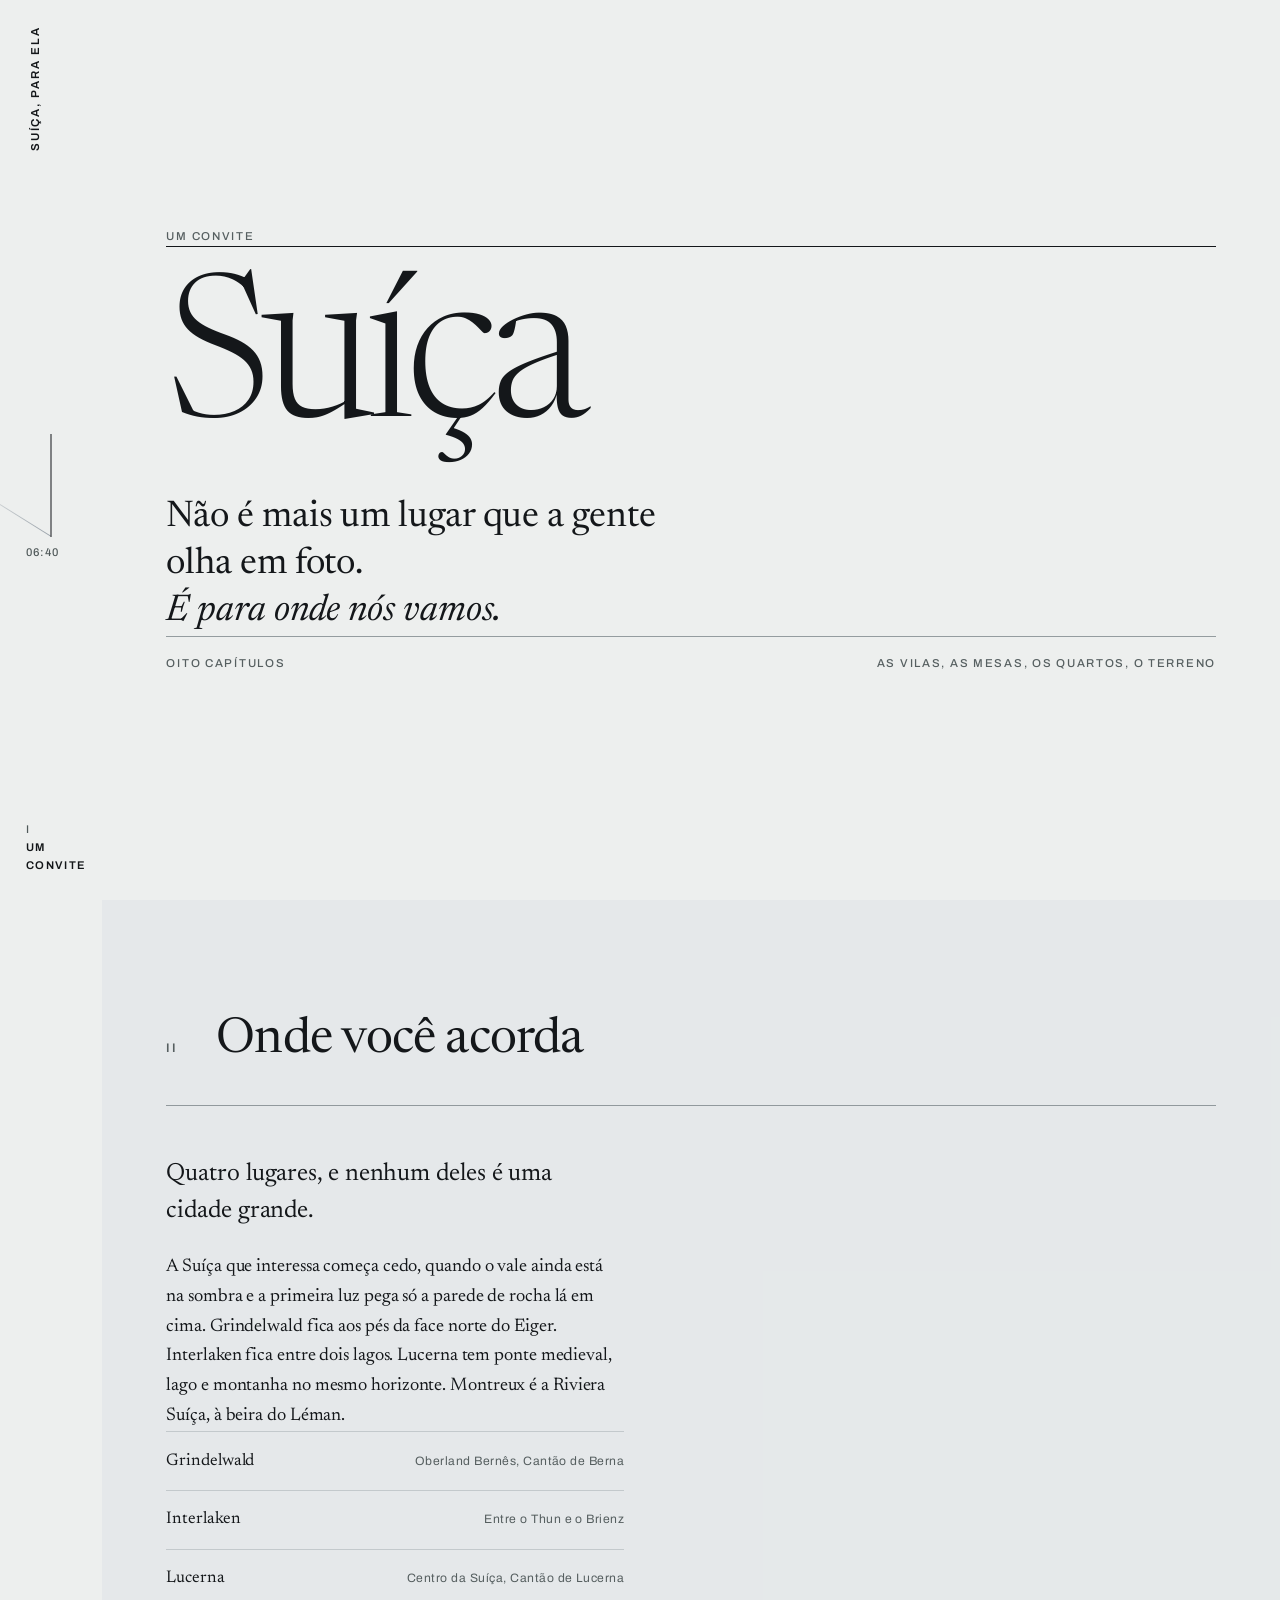
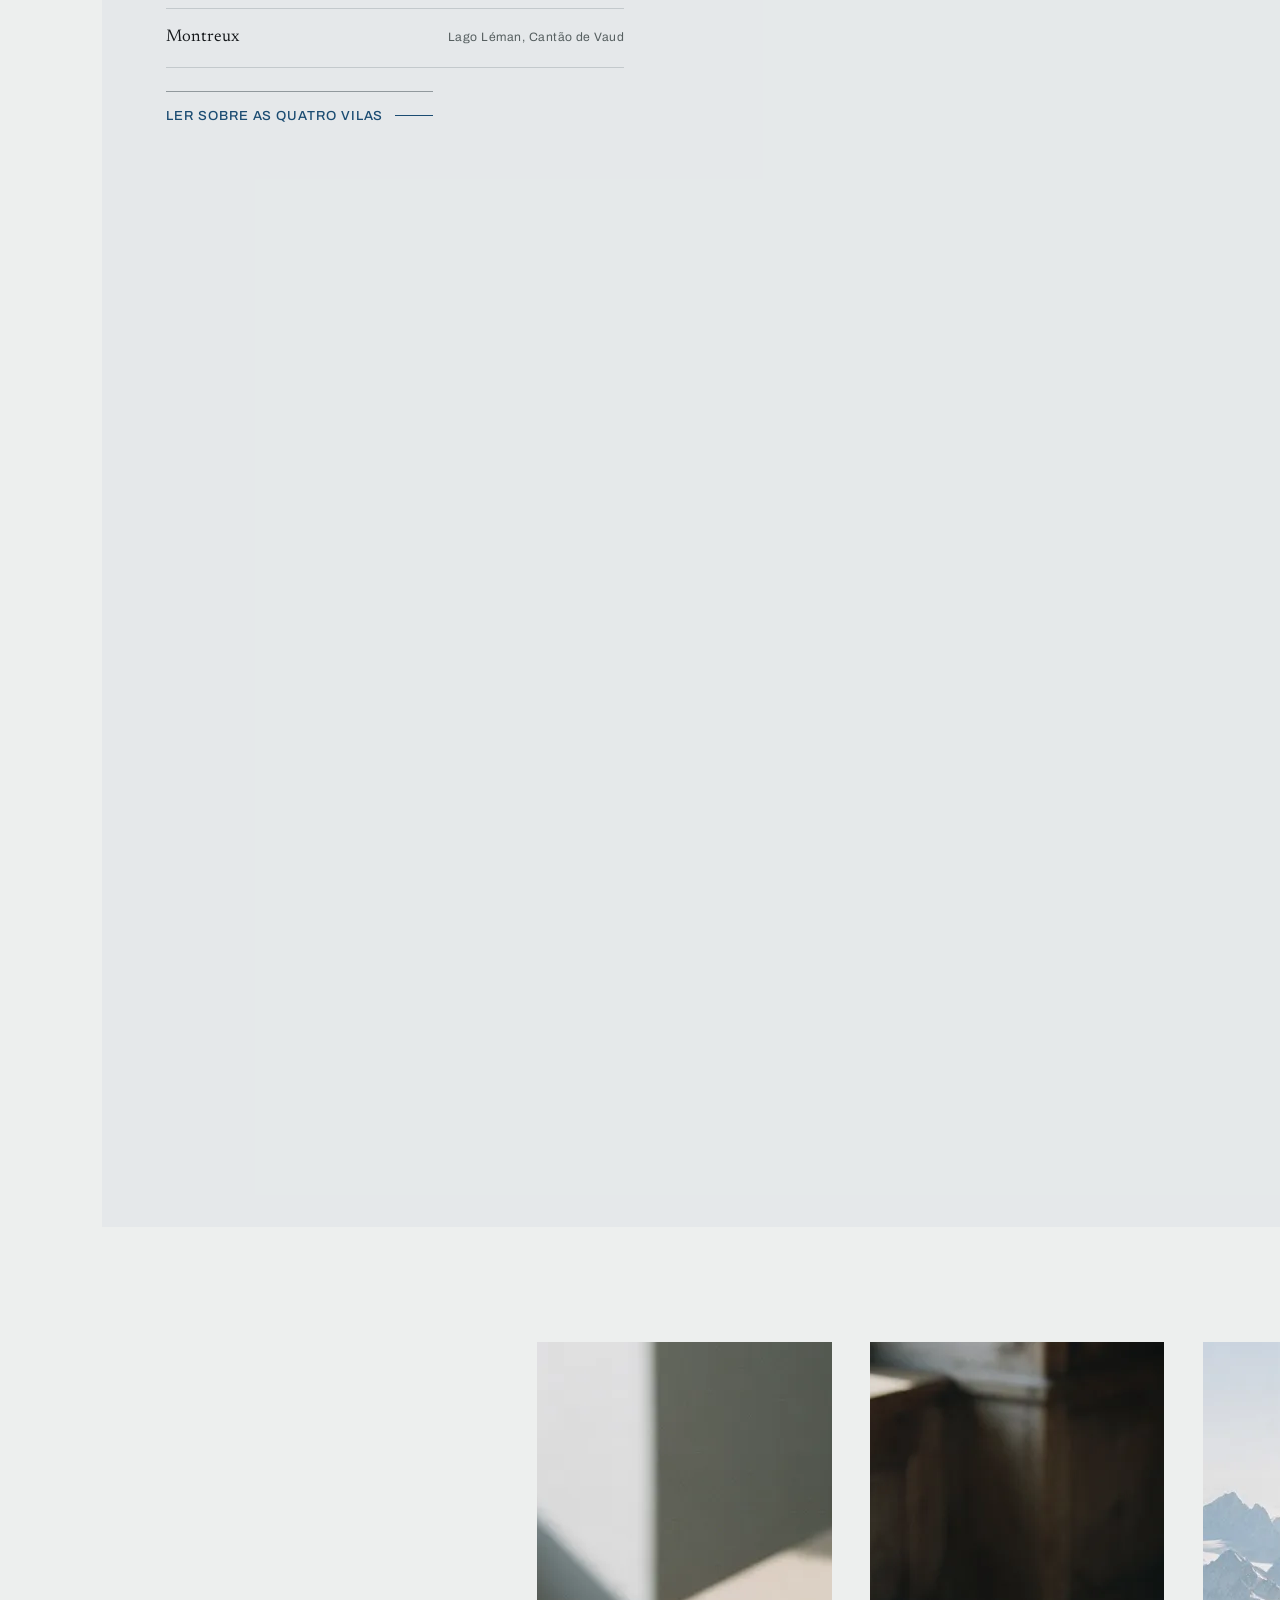
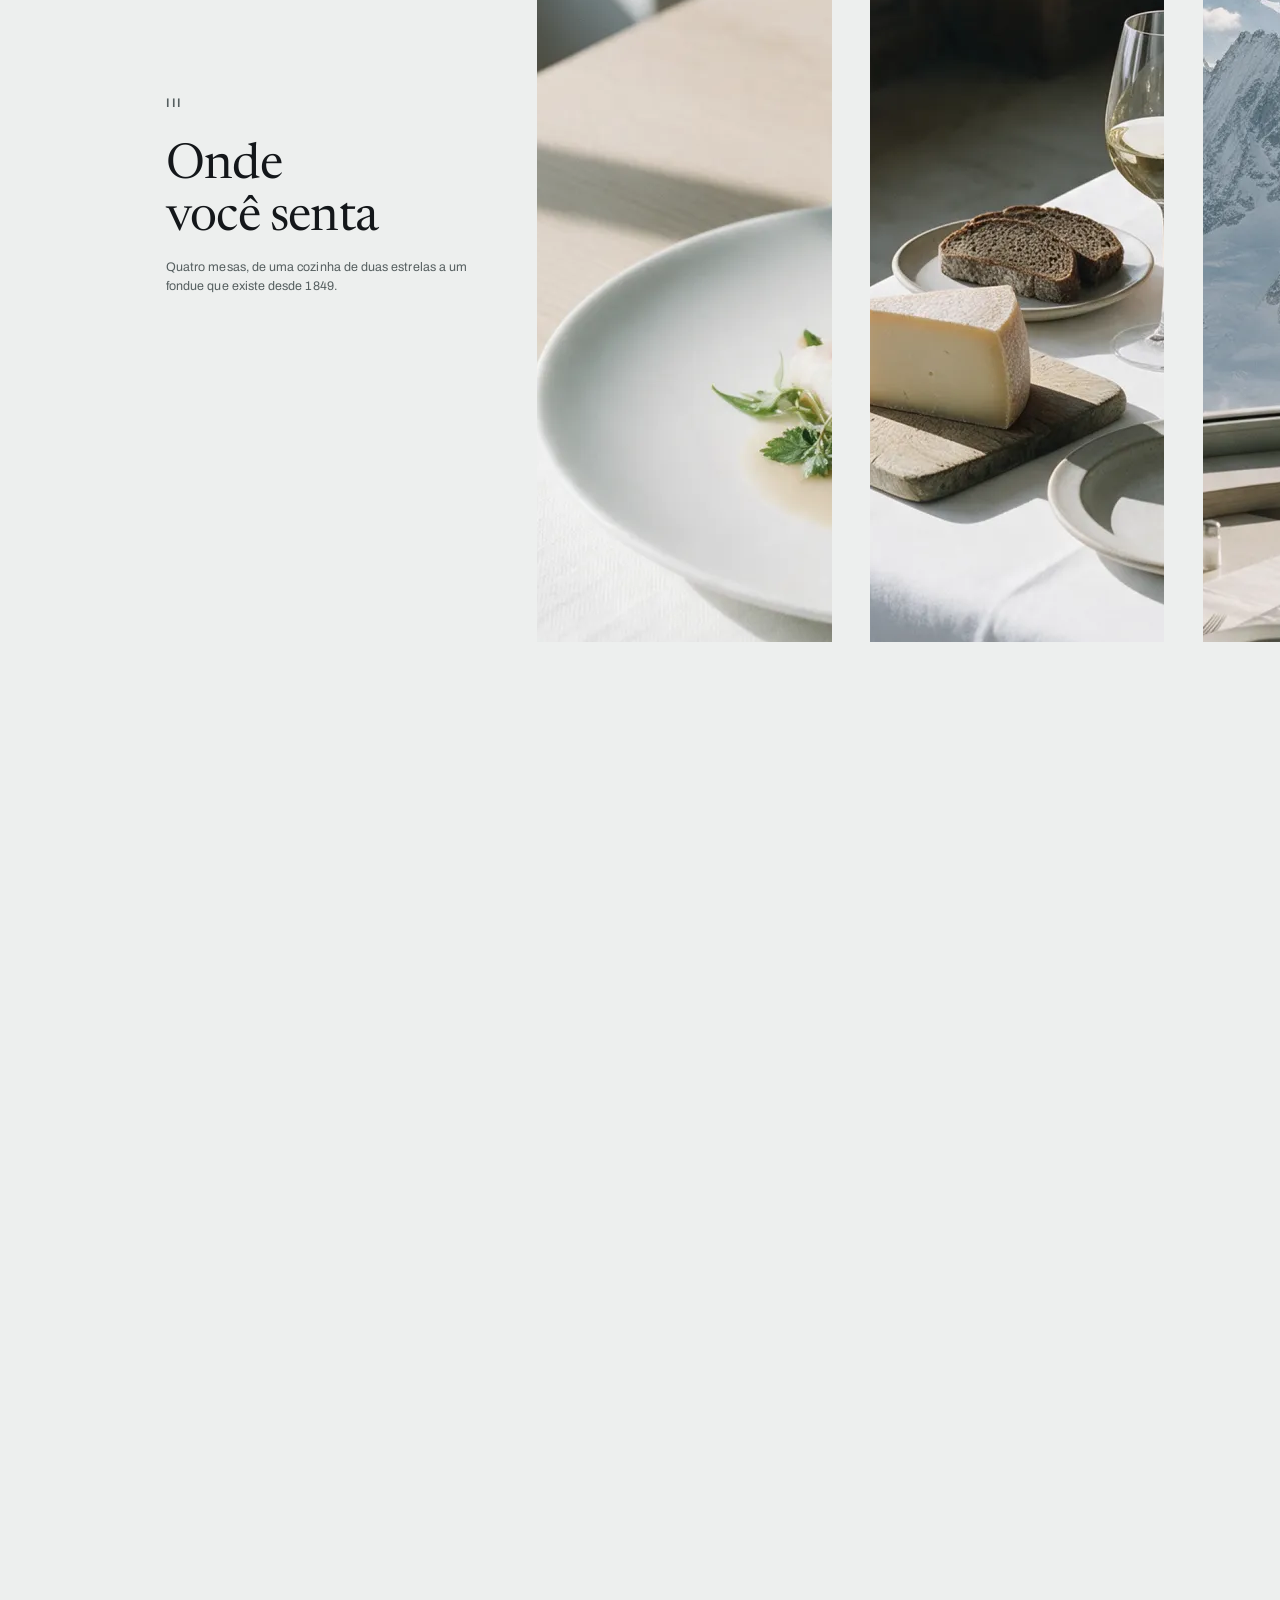
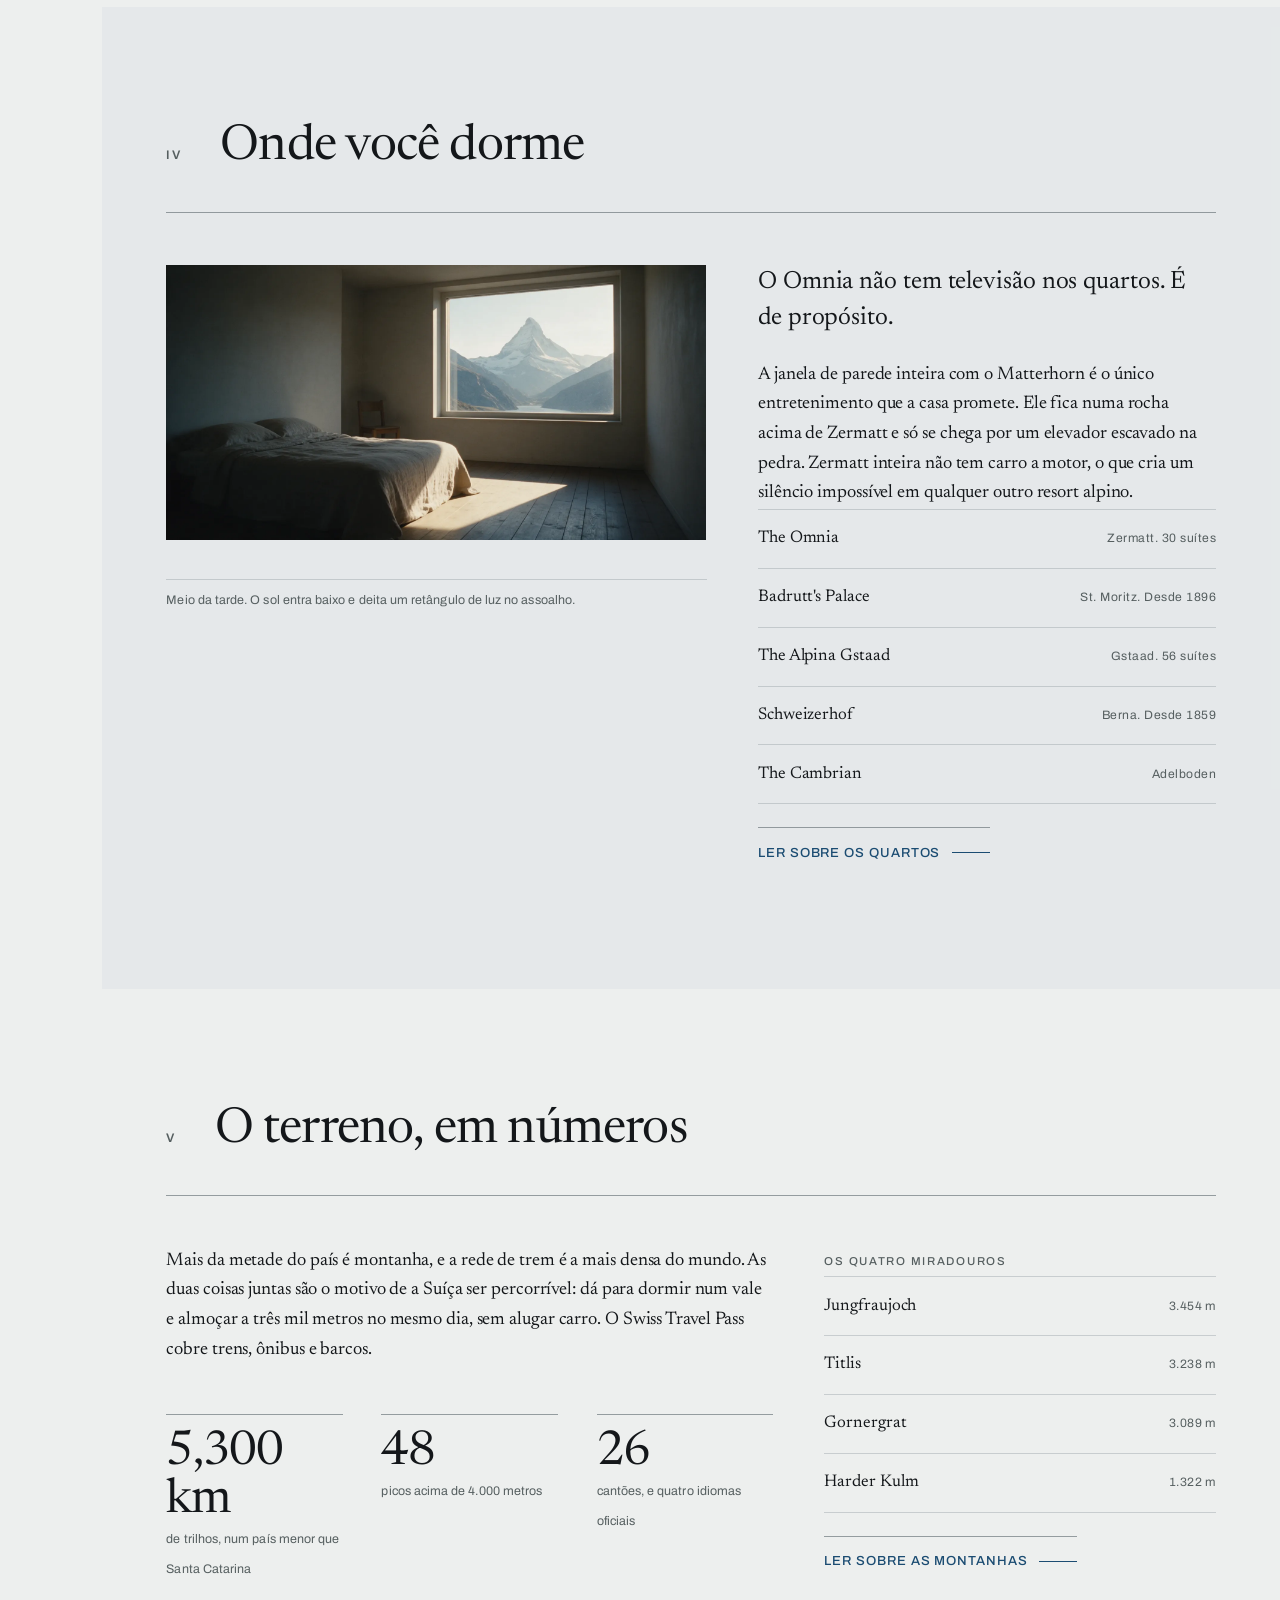
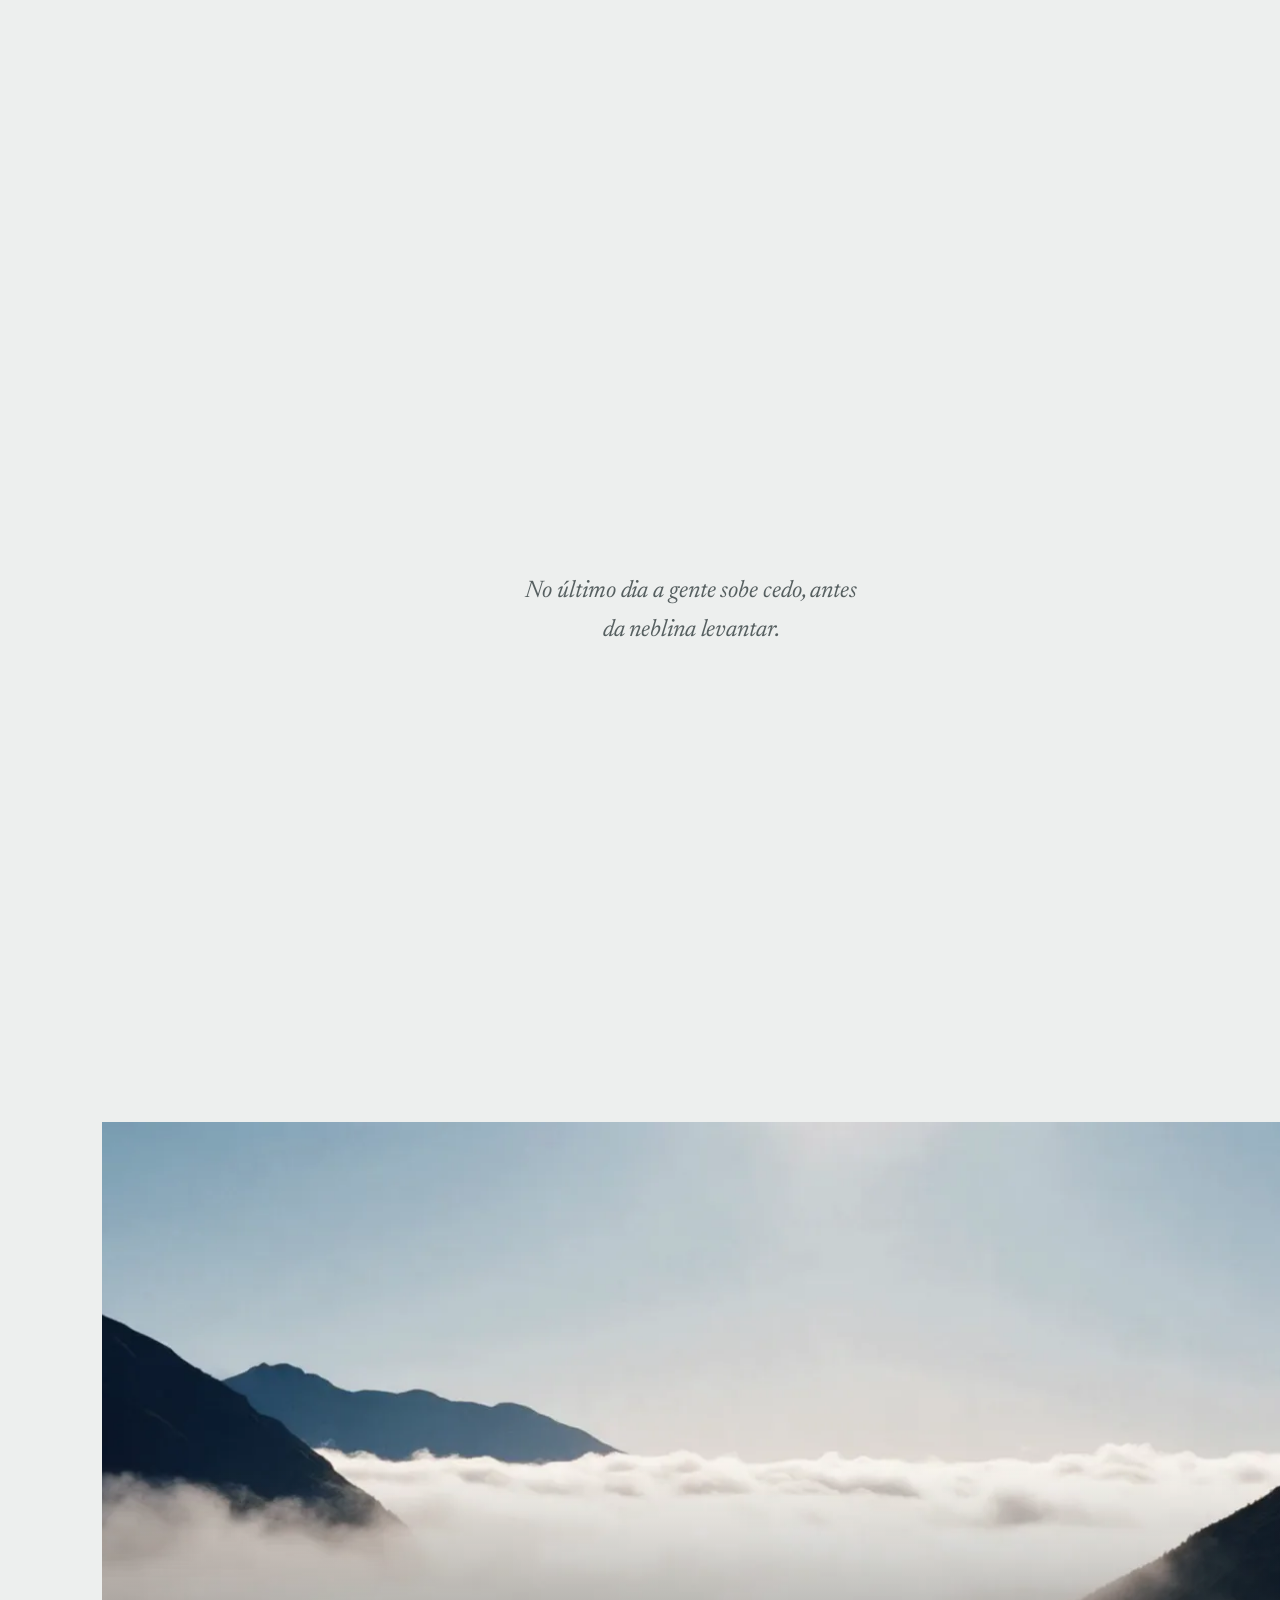
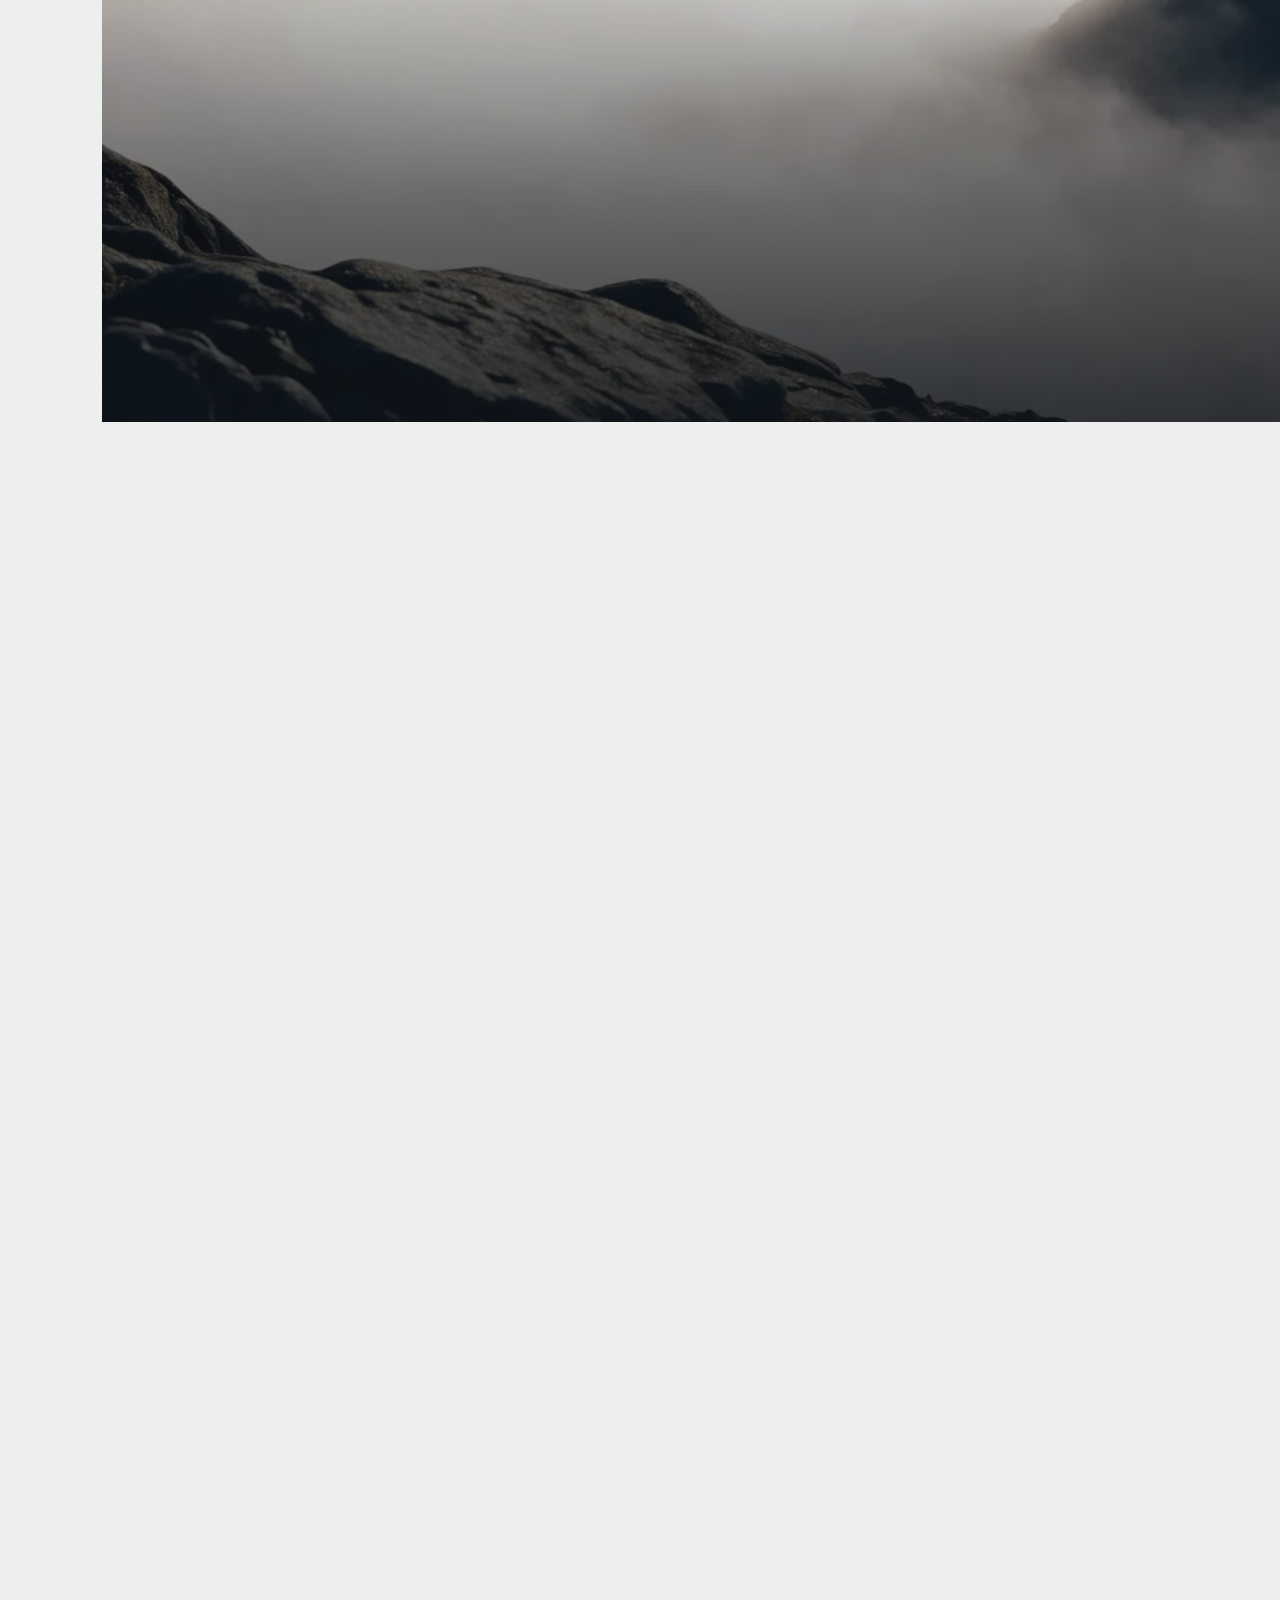
<file: index.html>
<!doctype html>
<html lang="pt-BR">
<head>
<meta charset="utf-8">
<meta name="viewport" content="width=device-width, initial-scale=1, viewport-fit=cover">
<title>Suíça, Para Ela</title>
<meta name="description" content="Um convite em oito capítulos: as vilas, as mesas, os quartos, o terreno, e o vale que abre no fim da tarde.">
<link rel="icon" href="data:image/svg+xml,<svg xmlns='http://www.w3.org/2000/svg' viewBox='0 0 32 32'><rect width='32' height='32' fill='%23EDEFEE'/><path d='M4 24 L13 11 L19 19 L23 14 L28 24 Z' fill='%231B4C72'/></svg>">
<link rel="preconnect" href="https://fonts.googleapis.com">
<link rel="preconnect" href="https://fonts.gstatic.com" crossorigin>
<link href="https://fonts.googleapis.com/css2?family=Archivo:wght@400;500;600&family=Newsreader:opsz,wght@6..72,300;6..72,400;6..72,500&display=swap" rel="stylesheet">
<link rel="stylesheet" href="scrollcraft.css">
<link rel="stylesheet" href="site.css">
<style>
  /* Classes desta página. Nada aqui re-estiliza [data-sc-*]: aquilo é o mecanismo. */

  /* ── Capítulo 1: a folha de rosto ───────────────────────────
     A gramática de capítulos abre com página de título: tipografia sobre
     papel, nenhuma mídia acima da dobra. A notícia entra em voz baixa. */
  /* O capítulo I não leva a padding padrão: ela somava com a altura mínima
     e empurrava a folha de rosto para fora da dobra. A padding vive aqui
     dentro, contada pelo border-box. */
  .chapter--title { padding-block: 0; }
  .title-page {
    min-height: 100vh;
    min-height: 100dvh;
    display: flex;
    flex-direction: column;
    justify-content: center;
    padding-block: clamp(3rem, 8vw, 7rem);
  }
  .title-page__rule { width: 100%; height: 1px; background: currentColor; opacity: .3; }
  .title-page h1 {
    font-size: clamp(4.2rem, 2rem + 13vw, 13rem);
    line-height: .86;
    letter-spacing: -.045em;
    font-weight: 300;
    margin-block: clamp(1.4rem, 3vw, 2.6rem);
  }
  .title-page .lede--news {
    font-size: clamp(1.45rem, 1.1rem + 1.5vw, 2.35rem);
    line-height: 1.28;
    max-width: 24ch;
  }
  .title-page .lede--news em { font-style: italic; }
  .title-page__foot {
    display: flex;
    flex-wrap: wrap;
    justify-content: space-between;
    gap: 1rem 2rem;
    padding-top: 1.1rem;
    border-top: var(--rule-strong);
  }
  @media (max-width: 700px) {
    /* O piso de 3.4rem do display é um piso de DESKTOP. */
    .title-page h1 { font-size: clamp(3rem, 14vw, 4.6rem); }
  }

  /* ── Capítulo 2: as vilas ─────────────────────────────────── */
  .media-col { position: relative; overflow: hidden; }
  .media-col img { width: 100%; height: auto; }
  .media-col--tall img { aspect-ratio: 3 / 4; object-fit: cover; }

  /* ── Capítulo 3: o trilho de mesas ────────────────────────── */
  .rail {
    display: flex;
    align-items: stretch;
    gap: clamp(1.4rem, 3vw, 2.8rem);
    padding-inline: clamp(1.15rem, 5vw, 4rem);
    height: 100%;
  }
  .rail__lead {
    flex: 0 0 clamp(17rem, 26vw, 24rem);
    align-self: center;
  }
  .rail__item {
    flex: 0 0 clamp(15rem, 23vw, 21rem);
    align-self: center;
    display: flex;
    flex-direction: column;
    gap: .85rem;
  }
  .rail__item img {
    width: 100%;
    aspect-ratio: 3 / 4;
    object-fit: cover;
  }
  /* Etiqueta de museu: fato, nunca argumento de venda. */
  .rail__item h3 { font-size: 1.32rem; }
  .rail__item .caption { border-top: var(--rule); padding-top: .55rem; }
  .rail__note { flex: 0 0 clamp(14rem, 20vw, 18rem); align-self: center; }

  /* ── Capítulo 4: os quartos ───────────────────────────────── */
  .room-bed { position: relative; overflow: hidden; }
  .room-bed img { width: 100%; height: auto; will-change: transform; }

  /* ── Capítulo 5: o terreno ────────────────────────────────── */
  .figure-row {
    display: grid;
    gap: clamp(1.4rem, 3vw, 2.4rem);
    grid-template-columns: repeat(auto-fit, minmax(11rem, 1fr));
    margin-top: clamp(2rem, 4vw, 3rem);
  }
  .figure-row > div { padding-top: .9rem; border-top: var(--rule-strong); }
  .figure-row .num {
    display: block;
    font-family: var(--sc-font-display);
    font-size: clamp(2.1rem, 1.4rem + 2vw, 3.2rem);
    line-height: 1;
    font-variant-numeric: tabular-nums;
    letter-spacing: -.03em;
  }

  /* ── Capítulo 6: o silêncio ────────────────────────────────
     Vazio deliberado, declarado no BRIEF para a verificação não
     confundir com scroll morto. */
  .hush {
    min-height: 88vh;
    min-height: 88dvh;
    display: grid;
    place-items: center;
    text-align: center;
  }
  .hush p {
    font-size: clamp(1.15rem, 1rem + .7vw, 1.5rem);
    max-width: 26ch;
    color: var(--sc-ink-soft);
    font-style: italic;
  }

  /* ── Capítulo 7: a montanha, e o colofão que pousa nela ─────
     O palco NÃO recebe position daqui: o sticky dele é o mecanismo.
     Escrever `position: relative` numa classe que divide o elemento com
     [data-sc-stage] desgruda o palco e a página termina em papel vazio. */
  .chapter--peak { padding-block: 0; }
  .peak-stage video,
  .peak-stage .sc-stage__poster {
    width: 100%; height: 100%;
    object-fit: cover;
  }
  /* Densidade só onde o texto senta, nunca uma cortina no quadro inteiro.
     Irmã do bloco de texto, não filha dele: a verificação esconde a cópia
     para fotografar o que está embaixo, e um ::before na cópia sumiria junto. */
  .peak-scrim {
    position: absolute;
    inset: auto 0 0 0;
    height: 62%;
    background: linear-gradient(to top,
      hsl(205 30% 8% / .82) 0%,
      hsl(205 30% 8% / .58) 38%,
      hsl(205 30% 8% / 0) 100%);
    pointer-events: none;
  }
  .colophon {
    position: absolute;
    inset: auto 0 0 0;
    padding: clamp(1.6rem, 4vw, 3.2rem) clamp(1.15rem, 5vw, 4rem);
    color: #F2F5F6;
  }
  .colophon__inner {
    width: min(100%, 78rem);
    margin-inline: auto;
    display: grid;
    gap: clamp(1rem, 2.5vw, 1.8rem);
  }
  @media (min-width: 900px) {
    .colophon__inner { grid-template-columns: minmax(0, 1.3fr) minmax(0, 1fr); align-items: end; }
  }
  .colophon p { color: #DCE4E7; max-width: 46ch; }
  /* Medidos na página composta, no quadro mais claro sob cada linha.
     Um acento, duas claridades: o passo escuro é do papel, este é da
     montanha. Mesma matiz, que é o que a regra de um acento permite. */
  .colophon .label { color: #C3D2D9; }
  .colophon .go { color: #F2F5F6; border-top-color: hsl(200 30% 80% / .5); }
  .colophon .link { color: #93BDDD; }
  .colophon__links { display: flex; flex-wrap: wrap; gap: 1.4rem 2.2rem; }
</style>
</head>
<body>

<span data-sc-progress></span>

<a class="sc-skip" href="#capitulo-1">Ir para o conteúdo</a>

<!-- ── O FÓLIO, que é um relógio de sol ────────────────────────
     A chrome desta gramática, e o movimento-assinatura desta página.
     Não navega: informa onde você está no capítulo e em que hora do dia. -->
<aside class="folio" aria-hidden="true">
  <span class="folio__mark">Suíça, Para Ela</span>
  <div class="dial">
    <span class="dial__shadow"></span>
    <span class="dial__gnomon"></span>
    <span class="dial__hour" data-hour>06:40</span>
  </div>
  <p class="folio__chapter"><span data-chapter-num>I</span><b data-chapter-name>Um convite</b></p>
</aside>

<main class="page">

  <!-- ══ I · A NOTÍCIA ══ Descrença. Tipografia sobre papel, zero mídia. -->
  <section id="capitulo-1" class="chapter chapter--paper chapter--title" data-sc-act="flow"
           data-chapter="I" data-chapter-title="Um convite">
    <div class="wrap title-page" data-sc-in data-sc-stagger="80">
      <span class="label">Um convite</span>
      <span class="title-page__rule"></span>
      <h1>Suíça</h1>
      <!-- A checagem de sentimento acusou "calma" onde o brief pedia
           "descrença": o nome do país sozinho não é notícia. O standfirst
           sobe de tamanho e a segunda frase entra em itálico da mesma
           família, que é como uma revista dá ênfase sem gritar. -->
      <p class="lede lede--news">Não é mais um lugar que a gente olha em foto.<br><em>É para onde nós vamos.</em></p>
      <div class="title-page__foot">
        <span class="label">Oito capítulos</span>
        <span class="label">As vilas, as mesas, os quartos, o terreno</span>
      </div>
    </div>
  </section>

  <!-- ══ II · AS VILAS ══ Curiosidade. Reveal na coluna de mídia. -->
  <section class="chapter chapter--tint" data-sc-act="flow"
           data-chapter="II" data-chapter-title="As vilas">
    <div class="wrap">
      <div class="intertitle">
        <span class="intertitle__num">II</span>
        <h2 class="display--sm">Onde você acorda</h2>
      </div>

      <div class="spread spread--text-media">
        <div class="stack">
          <p class="lede">Quatro lugares, e nenhum deles é uma cidade grande.</p>
          <div class="prose">
            <p>A Suíça que interessa começa cedo, quando o vale ainda está na sombra e a primeira luz pega só a parede de rocha lá em cima. Grindelwald fica aos pés da face norte do Eiger. Interlaken fica entre dois lagos. Lucerna tem ponte medieval, lago e montanha no mesmo horizonte. Montreux é a Riviera Suíça, à beira do Léman.</p>
          </div>
          <ul class="ledger">
            <li><span class="ledger__name">Grindelwald</span><span class="ledger__fact">Oberland Bernês, Cantão de Berna</span></li>
            <li><span class="ledger__name">Interlaken</span><span class="ledger__fact">Entre o Thun e o Brienz</span></li>
            <li><span class="ledger__name">Lucerna</span><span class="ledger__fact">Centro da Suíça, Cantão de Lucerna</span></li>
            <li><span class="ledger__name">Montreux</span><span class="ledger__fact">Lago Léman, Cantão de Vaud</span></li>
          </ul>
          <a class="go" href="lugares.html">Ler sobre as quatro vilas</a>
        </div>

        <div class="stack">
          <figure class="media-col media-col--tall" data-sc-reveal="up" data-sc-reveal-at="0.12 0.52">
            <img src="assets/02-vilas-a.webp" width="1200" height="1590"
                 alt="Vila de chalés de madeira na sombra azul da manhã, com a primeira luz do sol tocando a parede de rocha acima.">
            <figcaption class="caption">Manhã cedo no Oberland. A fumaça de lenha sobe reta porque ainda não há vento.</figcaption>
          </figure>
          <figure class="media-col media-col--tall" data-sc-reveal="up" data-sc-reveal-at="0.32 0.74">
            <img src="assets/02-vilas-b.webp" width="1200" height="1590"
                 alt="Cais de pedra num lago alpino de água turquesa, com um barco de passageiros ao longe e montanhas na bruma.">
            <figcaption class="caption">Meio da manhã no lago. A água fica turquesa sobre o cascalho e azul escuro depois.</figcaption>
          </figure>
        </div>
      </div>
    </div>
  </section>

  <!-- ══ III · AS MESAS ══ Prazer. Trilho lateral: lateral lê como leque. -->
  <section class="chapter chapter--paper" data-sc-act="pan" data-sc-span="2.2"
           data-chapter="III" data-chapter-title="As mesas">
    <div data-sc-stage>
      <div class="rail" data-sc-pan="0.06">
        <div class="rail__lead stack">
          <span class="intertitle__num">III</span>
          <h2 class="display--sm">Onde você senta</h2>
          <p class="caption">Quatro mesas, de uma cozinha de duas estrelas a um fondue que existe desde 1849.</p>
        </div>

        <article class="rail__item">
          <img src="assets/03-mesa-b.webp" width="1200" height="1590"
               alt="Prato único sobre linho branco: peixe de rio poché com ervas silvestres e um molho claro, na luz de uma janela.">
          <h3>Memories</h3>
          <p class="caption">Bad Ragaz. Duas estrelas Michelin.</p>
        </article>

        <article class="rail__item">
          <img src="assets/03-mesa.webp" width="1200" height="1590"
               alt="Mesa posta com toalha branca, queijo alpino numa tábua, pão de centeio e uma panela de cobre ainda fumegando.">
          <h3>Chesery</h3>
          <p class="caption">Gstaad. Uma estrela Michelin.</p>
        </article>

        <article class="rail__item">
          <img src="assets/03-mesa-c.webp" width="1200" height="1590"
               alt="Mesa posta junto a uma faixa curva de vidro num restaurante de cume, com picos nevados acima de um mar de nuvens.">
          <h3>Piz Gloria</h3>
          <p class="caption">Schilthorn. 2.970 m. Restaurante giratório.</p>
        </article>

        <article class="rail__item">
          <img src="assets/03-mesa-d.webp" width="1200" height="1590"
               alt="Bistrô antigo de painéis escuros, toalhas xadrez vermelhas e um caquelon de ferro com fondue sobre o fogareiro.">
          <h3>Café du Soleil</h3>
          <p class="caption">Genebra. Aberto desde 1849.</p>
        </article>

        <div class="rail__note stack">
          <p class="caption">Reservas de alta temporada saem com três a seis meses de antecedência.</p>
          <a class="go" href="restaurantes.html">Ler sobre as mesas</a>
        </div>
      </div>
    </div>
  </section>

  <!-- ══ IV · OS QUARTOS ══ Intimidade. Parallax dentro da coluna de mídia. -->
  <section class="chapter chapter--tint" data-sc-act="flow"
           data-chapter="IV" data-chapter-title="Os quartos">
    <div class="wrap">
      <div class="intertitle">
        <span class="intertitle__num">IV</span>
        <h2 class="display--sm">Onde você dorme</h2>
      </div>

      <div class="spread spread--media-text">
        <figure class="room-bed">
          <img src="assets/04-camas.webp" width="1800" height="1000"
               data-sc-parallax="-0.5"
               alt="Quarto de hotel alpino vazio, cama de linho na sombra e uma janela grande com um pico nevado, com a luz da tarde formando um retângulo no assoalho.">
          <figcaption class="caption">Meio da tarde. O sol entra baixo e deita um retângulo de luz no assoalho.</figcaption>
        </figure>

        <div class="stack">
          <p class="lede">O Omnia não tem televisão nos quartos. É de propósito.</p>
          <div class="prose">
            <p>A janela de parede inteira com o Matterhorn é o único entretenimento que a casa promete. Ele fica numa rocha acima de Zermatt e só se chega por um elevador escavado na pedra. Zermatt inteira não tem carro a motor, o que cria um silêncio impossível em qualquer outro resort alpino.</p>
          </div>
          <ul class="ledger">
            <li><span class="ledger__name">The Omnia</span><span class="ledger__fact">Zermatt. 30 suítes</span></li>
            <li><span class="ledger__name">Badrutt's Palace</span><span class="ledger__fact">St. Moritz. Desde 1896</span></li>
            <li><span class="ledger__name">The Alpina Gstaad</span><span class="ledger__fact">Gstaad. 56 suítes</span></li>
            <li><span class="ledger__name">Schweizerhof</span><span class="ledger__fact">Berna. Desde 1859</span></li>
            <li><span class="ledger__name">The Cambrian</span><span class="ledger__fact">Adelboden</span></li>
          </ul>
          <a class="go" href="hoteis.html">Ler sobre os quartos</a>
        </div>
      </div>
    </div>
  </section>

  <!-- ══ V · O TERRENO ══ Certeza. Números reais, tirados do conteúdo do site. -->
  <section class="chapter chapter--paper" data-sc-act="flow"
           data-chapter="V" data-chapter-title="O terreno">
    <div class="wrap">
      <div class="intertitle">
        <span class="intertitle__num">V</span>
        <h2 class="display--sm">O terreno, em números</h2>
      </div>

      <div class="spread spread--wide-text">
        <div class="stack">
          <div class="prose">
            <p>Mais da metade do país é montanha, e a rede de trem é a mais densa do mundo. As duas coisas juntas são o motivo de a Suíça ser percorrível: dá para dormir num vale e almoçar a três mil metros no mesmo dia, sem alugar carro. O Swiss Travel Pass cobre trens, ônibus e barcos.</p>
          </div>
          <div class="figure-row" data-sc-in data-sc-stagger="70">
            <div>
              <span class="num"><span data-sc-count="0 5,300">0</span> km</span>
              <span class="caption">de trilhos, num país menor que Santa Catarina</span>
            </div>
            <div>
              <span class="num"><span data-sc-count="0 48">0</span></span>
              <span class="caption">picos acima de 4.000 metros</span>
            </div>
            <div>
              <span class="num"><span data-sc-count="0 26">0</span></span>
              <span class="caption">cantões, e quatro idiomas oficiais</span>
            </div>
          </div>
        </div>

        <div class="stack">
          <span class="label">Os quatro miradouros</span>
          <ul class="ledger">
            <li><span class="ledger__name">Jungfraujoch</span><span class="ledger__fact">3.454 m</span></li>
            <li><span class="ledger__name">Titlis</span><span class="ledger__fact">3.238 m</span></li>
            <li><span class="ledger__name">Gornergrat</span><span class="ledger__fact">3.089 m</span></li>
            <li><span class="ledger__name">Harder Kulm</span><span class="ledger__fact">1.322 m</span></li>
          </ul>
          <a class="go" href="montanhas.html">Ler sobre as montanhas</a>
        </div>
      </div>
    </div>
  </section>

  <!-- ══ VI · O SILÊNCIO ══ Expectativa.
       Vazio AUTORAL. Registrado no BRIEF.md para a verificação não
       reportar como scroll morto. É o que faz o capítulo VII funcionar. -->
  <section class="chapter chapter--paper" data-sc-act="flow"
           data-chapter="VI" data-chapter-title="Silêncio">
    <div class="wrap hush">
      <p>No último dia a gente sobe cedo, antes da neblina levantar.</p>
    </div>
  </section>

  <!-- ══ VII · A MONTANHA ══ Espanto, e depois resolução.
       O pico. O único clipe da página, o maior span, e nenhuma palavra
       sobre a imagem até a neblina ter ido embora. O colofão pousa no
       fim e SUSTENTA: cue de um valor só, no último ato da página. -->
  <section class="chapter chapter--peak" data-sc-act="scrub" data-sc-span="3.4" data-sc-dwell="0.42"
           data-chapter="VII" data-chapter-title="A montanha">
    <div data-sc-stage class="peak-stage">
      <!-- O poster é o primeiro quadro do próprio clipe, não uma geração
           parecida: qualquer diferença aparece como salto quando o vídeo pinta.
           Retrato e paisagem são clipes distintos, então os posters também. -->
      <picture>
        <source media="(max-width: 860px)" srcset="assets/07-peak-poster-m.webp">
        <img class="sc-stage__poster" src="assets/07-peak-poster.webp" alt="">
      </picture>
      <video data-sc-scrub
             data-sc-src="assets/07-peak.mp4"
             data-sc-src-mobile="assets/07-peak-m.mp4"
             muted playsinline
             aria-label="A neblina que preenche o vale baixa e descobre o vale verde, o rio e o pico nevado ao fundo, na luz do fim da tarde."></video>

      <div class="peak-scrim" aria-hidden="true"></div>

      <!-- Entra tarde (a neblina já foi embora), sobe rápido e SUSTENTA:
           rampa de saída zero, para a última tela nunca ficar vazia. -->
      <div class="colophon" data-sc-cue="0.68 1 0.28 0">
        <div class="colophon__inner">
          <div class="stack">
            <span class="label">Fim do dia</span>
            <p>Cada lugar, cada mesa e cada quarto desta página tem uma página só dele, com a história inteira e as dicas que valem a pena.</p>
          </div>
          <div class="stack">
            <a class="go" href="lugares.html">Abrir o roteiro</a>
            <div class="colophon__links">
              <a class="link" href="quiz.html">Responder o quiz</a>
              <a class="link" href="montanhas.html">As montanhas</a>
            </div>
          </div>
        </div>
      </div>
    </div>
  </section>

</main>

<script src="scrollcraft.js"></script>
<script>
  ScrollCraft.mount(document.body);

  /* ── O movimento-assinatura, em código próprio ────────────────
     O motor não é tocado. Isto lê a posição da página e escreve uma
     variável só, --day, de onde saem a sombra do gnômon, o horário,
     o ponto branco do papel e a cor dos filetes. Um instrumento,
     tudo ao mesmo tempo. */
  (function () {
    var root = document.documentElement;
    var hourEl = document.querySelector('[data-hour]');
    var numEl = document.querySelector('[data-chapter-num]');
    var nameEl = document.querySelector('[data-chapter-name]');
    var chapters = Array.prototype.slice.call(document.querySelectorAll('[data-chapter]'));

    /* O dia vai das 06:40 às 18:20: as horas que as próprias fotografias
       mostram, da vila na sombra ao vale no sol baixo. */
    var START = 6 * 60 + 40;
    var END = 18 * 60 + 20;

    var ticking = false;
    var lastChapter = null;

    function pad(n) { return (n < 10 ? '0' : '') + n; }

    function paint() {
      ticking = false;

      var max = document.documentElement.scrollHeight - window.innerHeight;
      var day = max > 0 ? Math.min(1, Math.max(0, window.scrollY / max)) : 0;
      root.style.setProperty('--day', day.toFixed(4));

      var mins = Math.round(START + (END - START) * day);
      var text = pad(Math.floor(mins / 60)) + ':' + pad(mins % 60);
      if (hourEl && hourEl.textContent !== text) hourEl.textContent = text;

      /* O fólio nomeia o capítulo que está ocupando a tela. */
      var mid = window.innerHeight * 0.5;
      var current = chapters[0];
      for (var i = 0; i < chapters.length; i++) {
        if (chapters[i].getBoundingClientRect().top <= mid) current = chapters[i];
      }
      if (current && current !== lastChapter) {
        lastChapter = current;
        if (numEl) numEl.textContent = current.getAttribute('data-chapter');
        if (nameEl) nameEl.textContent = current.getAttribute('data-chapter-title');
      }
    }

    function onScroll() {
      if (!ticking) { ticking = true; requestAnimationFrame(paint); }
    }

    window.addEventListener('scroll', onScroll, { passive: true });
    window.addEventListener('resize', onScroll, { passive: true });
    paint();
  })();
</script>
</body>
</html>
</file>
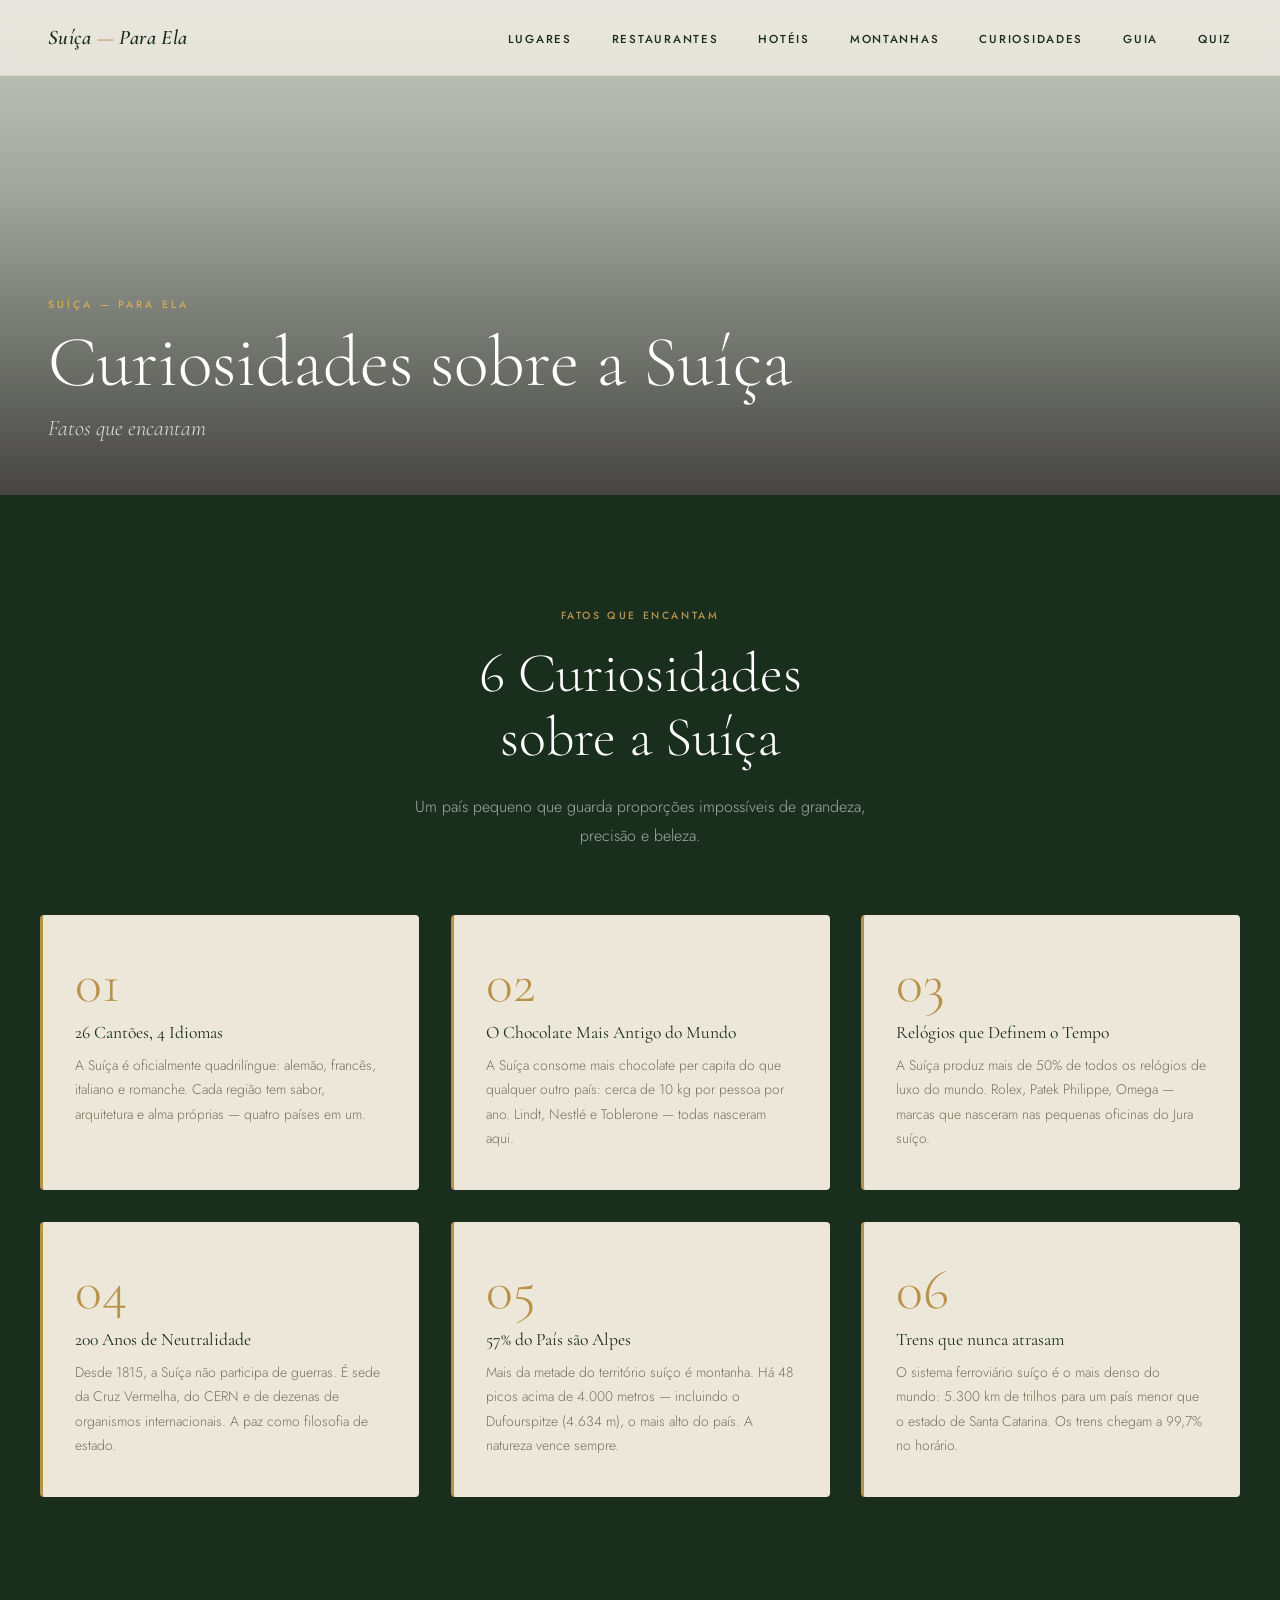
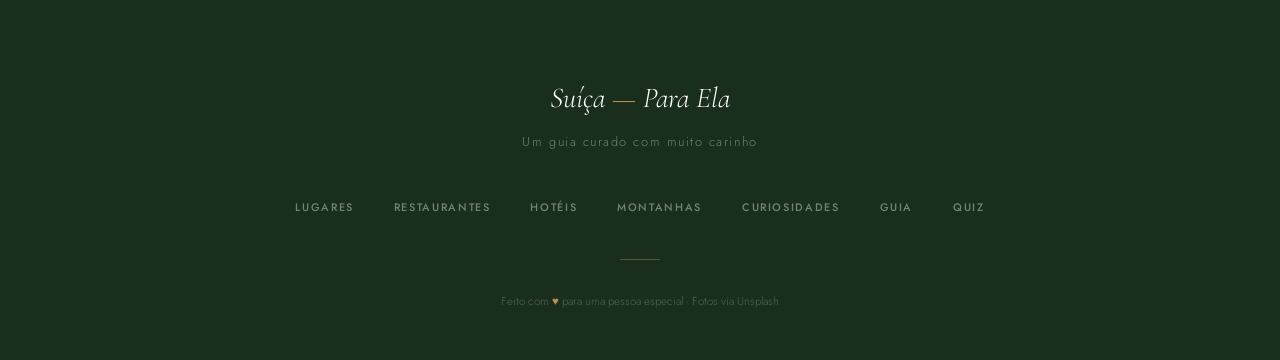
<file: curiosidades.html>
<!DOCTYPE html>
<html lang="pt-BR">
<head>
  <meta charset="UTF-8" />
  <meta name="viewport" content="width=device-width, initial-scale=1.0" />
  <title>Curiosidades sobre a Suíça — Suíça Para Ela</title>
  <link rel="preconnect" href="https://fonts.googleapis.com" />
  <link rel="preconnect" href="https://fonts.gstatic.com" crossorigin />
  <link href="https://fonts.googleapis.com/css2?family=Cormorant+Garamond:ital,wght@0,300;0,400;0,600;0,700;1,300;1,400;1,600&family=Jost:wght@300;400;500;600&display=swap" rel="stylesheet" />
  <link rel="stylesheet" href="style.css" />
</head>
<body>

  <div class="scroll-progress" id="scroll-progress" aria-hidden="true"></div>

  <nav class="nav" id="nav">
    <a href="index.html" class="nav-logo">Suíça <span>—</span> Para Ela</a>
    <ul class="nav-links">
      <li><a href="lugares.html">Lugares</a></li>
      <li><a href="restaurantes.html">Restaurantes</a></li>
      <li><a href="hoteis.html">Hotéis</a></li>
      <li><a href="montanhas.html">Montanhas</a></li>
      <li><a href="curiosidades.html">Curiosidades</a></li>
      <li><a href="guia.html">Guia</a></li>
      <li><a href="quiz.html">Quiz</a></li>
    </ul>
    <button class="nav-toggle" id="nav-toggle" aria-label="Menu">
      <span></span><span></span><span></span>
    </button>
  </nav>

  <div class="mobile-menu" id="mobile-menu">
    <span class="mobile-menu-logo">Suíça <span>—</span> Para Ela</span>
    <button class="mobile-close" id="mobile-close" aria-label="Fechar menu">✕</button>
    <a href="lugares.html" class="mobile-link">Lugares</a>
    <a href="restaurantes.html" class="mobile-link">Restaurantes</a>
    <a href="hoteis.html" class="mobile-link">Hotéis</a>
    <a href="montanhas.html" class="mobile-link">Montanhas</a>
    <a href="curiosidades.html" class="mobile-link">Curiosidades</a>
    <a href="guia.html" class="mobile-link">Guia</a>
    <a href="quiz.html" class="mobile-link">Quiz</a>
  </div>

  <section class="sub-hero">
    <div class="sub-hero-bg" id="sub-hero-bg" style="background-image: url('https://picsum.photos/seed/swiss-valley-quote/1800/900');"></div>
    <div class="sub-hero-overlay"></div>
    <div class="sub-hero-content">
      <span class="sub-hero-eyebrow">Suíça — Para Ela</span>
      <h1 class="sub-hero-title">Curiosidades sobre a Suíça</h1>
      <p class="sub-hero-subtitle">Fatos que encantam</p>
    </div>
  </section>

  <section class="section section--dark">
    <div class="section-inner">
      <div class="section-header centered fade-in">
        <span class="section-label">Fatos que encantam</span>
        <h2 class="section-title">6 Curiosidades<br />sobre a Suíça</h2>
        <p class="section-subtitle">Um país pequeno que guarda proporções impossíveis de grandeza, precisão e beleza.</p>
      </div>

      <div class="facts-grid">
        <div class="fact-card fade-in fade-in-delay-1">
          <span class="fact-number">01</span>
          <h4 class="fact-title">26 Cantões, 4 Idiomas</h4>
          <p class="fact-text">A Suíça é oficialmente quadrilíngue: alemão, francês, italiano e romanche. Cada região tem sabor, arquitetura e alma próprias — quatro países em um.</p>
        </div>

        <div class="fact-card fade-in fade-in-delay-2">
          <span class="fact-number">02</span>
          <h4 class="fact-title">O Chocolate Mais Antigo do Mundo</h4>
          <p class="fact-text">A Suíça consome mais chocolate per capita do que qualquer outro país: cerca de 10 kg por pessoa por ano. Lindt, Nestlé e Toblerone — todas nasceram aqui.</p>
        </div>

        <div class="fact-card fade-in fade-in-delay-3">
          <span class="fact-number">03</span>
          <h4 class="fact-title">Relógios que Definem o Tempo</h4>
          <p class="fact-text">A Suíça produz mais de 50% de todos os relógios de luxo do mundo. Rolex, Patek Philippe, Omega — marcas que nasceram nas pequenas oficinas do Jura suíço.</p>
        </div>

        <div class="fact-card fade-in fade-in-delay-4">
          <span class="fact-number">04</span>
          <h4 class="fact-title">200 Anos de Neutralidade</h4>
          <p class="fact-text">Desde 1815, a Suíça não participa de guerras. É sede da Cruz Vermelha, do CERN e de dezenas de organismos internacionais. A paz como filosofia de estado.</p>
        </div>

        <div class="fact-card fade-in fade-in-delay-5">
          <span class="fact-number">05</span>
          <h4 class="fact-title">57% do País são Alpes</h4>
          <p class="fact-text">Mais da metade do território suíço é montanha. Há 48 picos acima de 4.000 metros — incluindo o Dufourspitze (4.634 m), o mais alto do país. A natureza vence sempre.</p>
        </div>

        <div class="fact-card fade-in fade-in-delay-5">
          <span class="fact-number">06</span>
          <h4 class="fact-title">Trens que nunca atrasam</h4>
          <p class="fact-text">O sistema ferroviário suíço é o mais denso do mundo: 5.300 km de trilhos para um país menor que o estado de Santa Catarina. Os trens chegam a 99,7% no horário.</p>
        </div>
      </div>
    </div>
  </section>

  <footer class="footer">
    <span class="footer-logo">Suíça <span>—</span> Para Ela</span>
    <span class="footer-tagline">Um guia curado com muito carinho</span>
    <ul class="footer-links">
      <li><a href="lugares.html">Lugares</a></li>
      <li><a href="restaurantes.html">Restaurantes</a></li>
      <li><a href="hoteis.html">Hotéis</a></li>
      <li><a href="montanhas.html">Montanhas</a></li>
      <li><a href="curiosidades.html">Curiosidades</a></li>
      <li><a href="guia.html">Guia</a></li>
      <li><a href="quiz.html">Quiz</a></li>
    </ul>
    <div class="footer-divider"></div>
    <p class="footer-copy">Feito com <span class="footer-heart">♥</span> para uma pessoa especial · Fotos via Unsplash</p>
  </footer>

  <script>
    const prefersReducedMotion = window.matchMedia('(prefers-reduced-motion: reduce)').matches;
    const nav = document.getElementById('nav');
    const progressBar = document.getElementById('scroll-progress');
    function updateScrollUI() {
      const y = window.scrollY;
      nav.classList.toggle('scrolled', y > 60);
      if (progressBar) { const docH = document.documentElement.scrollHeight - window.innerHeight; progressBar.style.width = (docH > 0 ? Math.min(100, (y / docH) * 100) : 0) + '%'; }
    }
    updateScrollUI();
    const toggle = document.getElementById('nav-toggle');
    const menu = document.getElementById('mobile-menu');
    const closeBtn = document.getElementById('mobile-close');
    const openMenu  = () => { menu.classList.add('open'); toggle.classList.add('active'); toggle.setAttribute('aria-expanded','true'); document.body.style.overflow='hidden'; };
    const closeMenu = () => { menu.classList.remove('open'); toggle.classList.remove('active'); toggle.setAttribute('aria-expanded','false'); document.body.style.overflow=''; };
    toggle.addEventListener('click', () => menu.classList.contains('open') ? closeMenu() : openMenu());
    closeBtn.addEventListener('click', closeMenu);
    document.querySelectorAll('.mobile-link').forEach(l => l.addEventListener('click', closeMenu));
    document.addEventListener('keydown', e => { if (e.key === 'Escape') closeMenu(); });
    const revealObserver = new IntersectionObserver((entries) => {
      entries.forEach(entry => { if (entry.isIntersecting) { entry.target.classList.add('visible'); revealObserver.unobserve(entry.target); } });
    }, { threshold: 0.1, rootMargin: '0px 0px -40px 0px' });
    document.querySelectorAll('.fade-in, .reveal').forEach(el => revealObserver.observe(el));
    const subHeroBg = document.getElementById('sub-hero-bg');
    let latestY = 0, rafPending = false;
    window.addEventListener('scroll', () => {
      latestY = window.scrollY; updateScrollUI();
      if (!rafPending) { rafPending = true; requestAnimationFrame(() => { if (!prefersReducedMotion && subHeroBg) subHeroBg.style.transform = `translate3d(0, ${latestY * 0.25}px, 0)`; rafPending = false; }); }
    }, { passive: true });
  </script>
</body>
</html>
</file>
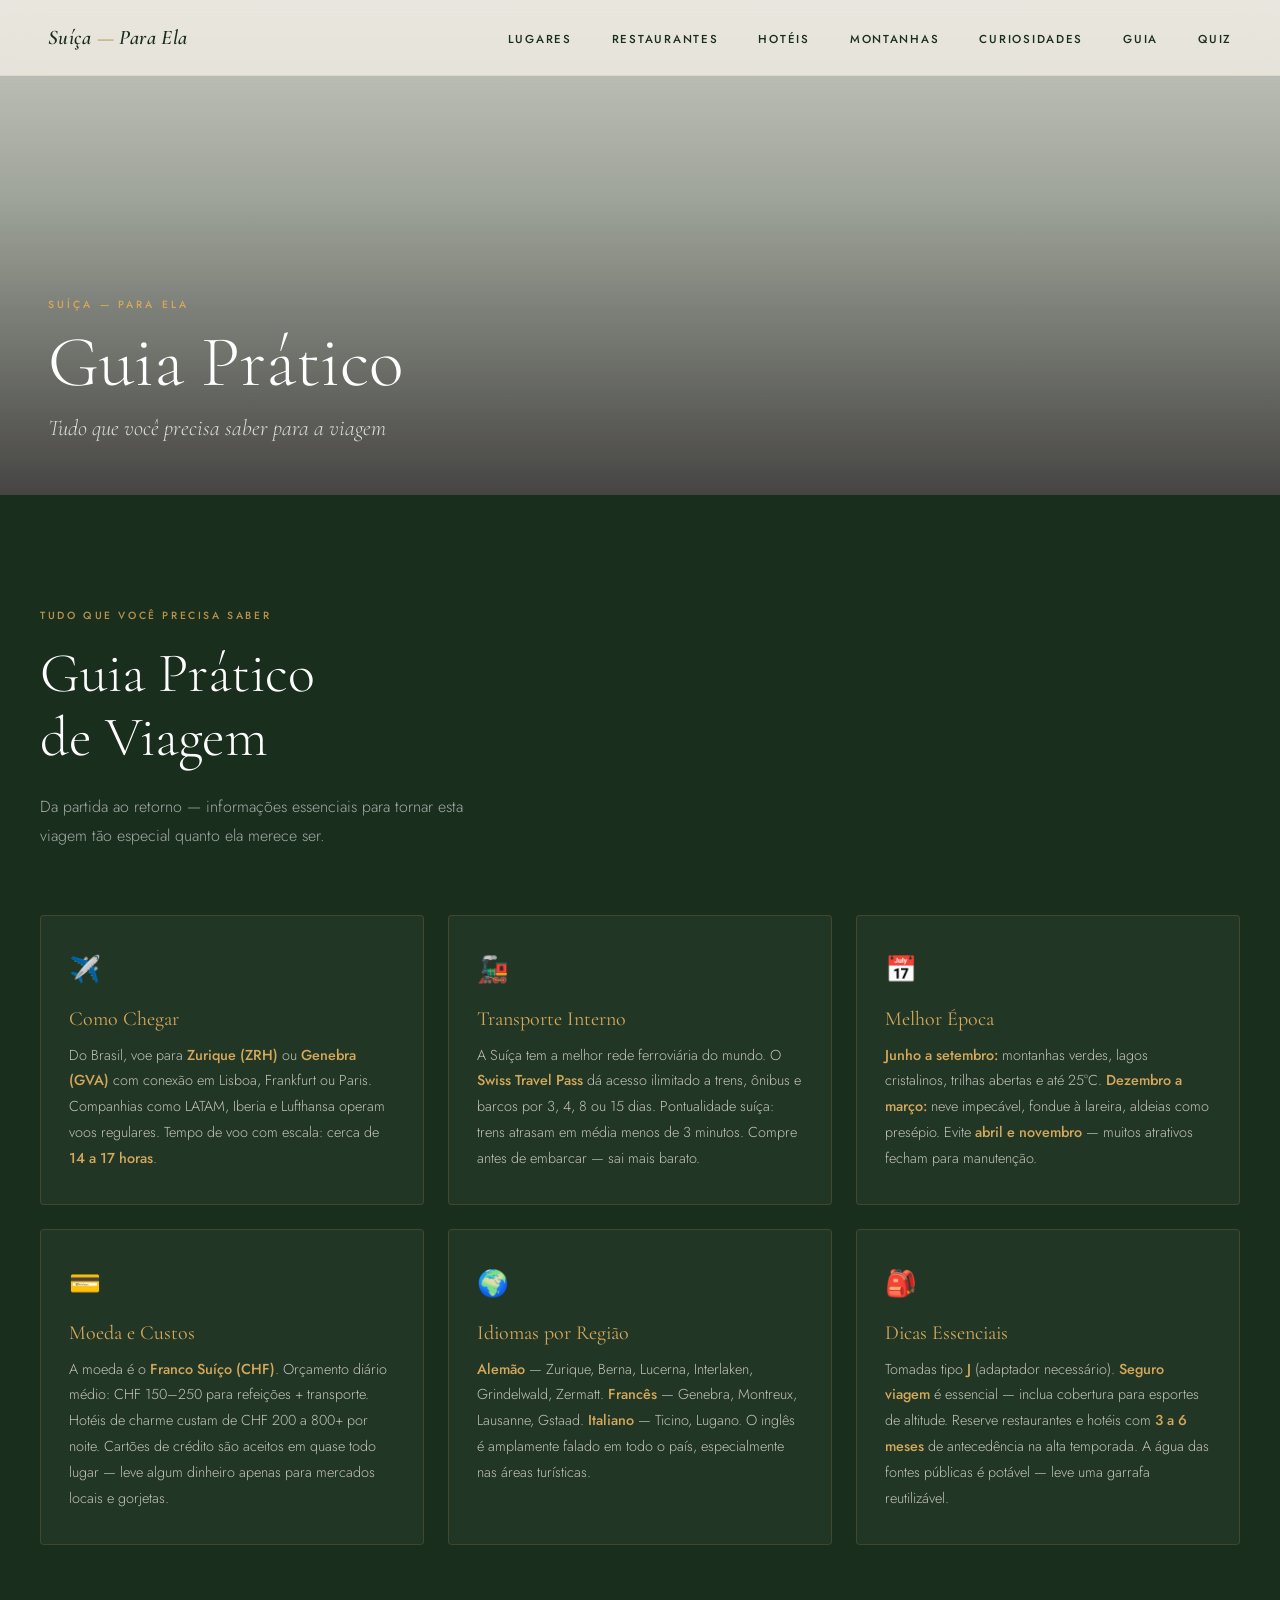
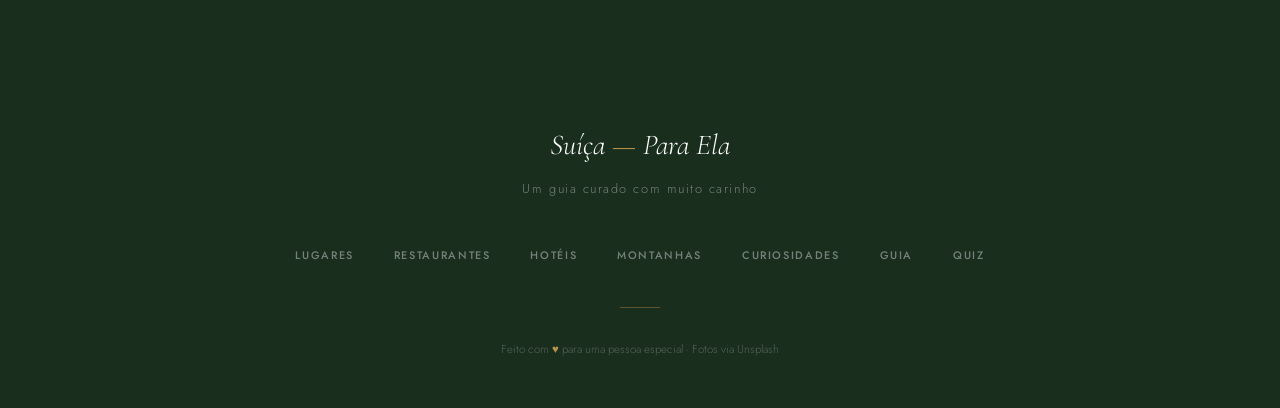
<file: guia.html>
<!DOCTYPE html>
<html lang="pt-BR">
<head>
  <meta charset="UTF-8" />
  <meta name="viewport" content="width=device-width, initial-scale=1.0" />
  <title>Guia Prático — Suíça Para Ela</title>
  <link rel="preconnect" href="https://fonts.googleapis.com" />
  <link rel="preconnect" href="https://fonts.gstatic.com" crossorigin />
  <link href="https://fonts.googleapis.com/css2?family=Cormorant+Garamond:ital,wght@0,300;0,400;0,600;0,700;1,300;1,400;1,600&family=Jost:wght@300;400;500;600&display=swap" rel="stylesheet" />
  <link rel="stylesheet" href="style.css" />
</head>
<body>

  <div class="scroll-progress" id="scroll-progress" aria-hidden="true"></div>

  <nav class="nav" id="nav">
    <a href="index.html" class="nav-logo">Suíça <span>—</span> Para Ela</a>
    <ul class="nav-links">
      <li><a href="lugares.html">Lugares</a></li>
      <li><a href="restaurantes.html">Restaurantes</a></li>
      <li><a href="hoteis.html">Hotéis</a></li>
      <li><a href="montanhas.html">Montanhas</a></li>
      <li><a href="curiosidades.html">Curiosidades</a></li>
      <li><a href="guia.html">Guia</a></li>
      <li><a href="quiz.html">Quiz</a></li>
    </ul>
    <button class="nav-toggle" id="nav-toggle" aria-label="Menu">
      <span></span><span></span><span></span>
    </button>
  </nav>

  <div class="mobile-menu" id="mobile-menu">
    <span class="mobile-menu-logo">Suíça <span>—</span> Para Ela</span>
    <button class="mobile-close" id="mobile-close" aria-label="Fechar menu">✕</button>
    <a href="lugares.html" class="mobile-link">Lugares</a>
    <a href="restaurantes.html" class="mobile-link">Restaurantes</a>
    <a href="hoteis.html" class="mobile-link">Hotéis</a>
    <a href="montanhas.html" class="mobile-link">Montanhas</a>
    <a href="curiosidades.html" class="mobile-link">Curiosidades</a>
    <a href="guia.html" class="mobile-link">Guia</a>
    <a href="quiz.html" class="mobile-link">Quiz</a>
  </div>

  <section class="sub-hero">
    <div class="sub-hero-bg" id="sub-hero-bg" style="background-image: url('https://picsum.photos/seed/lucerna-ponte/1800/900');"></div>
    <div class="sub-hero-overlay"></div>
    <div class="sub-hero-content">
      <span class="sub-hero-eyebrow">Suíça — Para Ela</span>
      <h1 class="sub-hero-title">Guia Prático</h1>
      <p class="sub-hero-subtitle">Tudo que você precisa saber para a viagem</p>
    </div>
  </section>

  <section class="section section--dark">
    <div class="section-inner">
      <div class="section-header fade-in">
        <span class="section-label">Tudo que você precisa saber</span>
        <h2 class="section-title">Guia Prático<br />de Viagem</h2>
        <p class="section-subtitle">Da partida ao retorno — informações essenciais para tornar esta viagem tão especial quanto ela merece ser.</p>
      </div>

      <div class="guide-grid">
        <div class="guide-card fade-in fade-in-delay-1">
          <span class="guide-icon">✈️</span>
          <h3 class="guide-card-title">Como Chegar</h3>
          <p class="guide-card-text">Do Brasil, voe para <strong>Zurique (ZRH)</strong> ou <strong>Genebra (GVA)</strong> com conexão em Lisboa, Frankfurt ou Paris. Companhias como LATAM, Iberia e Lufthansa operam voos regulares. Tempo de voo com escala: cerca de <strong>14 a 17 horas</strong>.</p>
        </div>

        <div class="guide-card fade-in fade-in-delay-2">
          <span class="guide-icon">🚂</span>
          <h3 class="guide-card-title">Transporte Interno</h3>
          <p class="guide-card-text">A Suíça tem a melhor rede ferroviária do mundo. O <strong>Swiss Travel Pass</strong> dá acesso ilimitado a trens, ônibus e barcos por 3, 4, 8 ou 15 dias. Pontualidade suíça: trens atrasam em média menos de 3 minutos. Compre antes de embarcar — sai mais barato.</p>
        </div>

        <div class="guide-card fade-in fade-in-delay-3">
          <span class="guide-icon">📅</span>
          <h3 class="guide-card-title">Melhor Época</h3>
          <p class="guide-card-text"><strong>Junho a setembro:</strong> montanhas verdes, lagos cristalinos, trilhas abertas e até 25°C. <strong>Dezembro a março:</strong> neve impecável, fondue à lareira, aldeias como presépio. Evite <strong>abril e novembro</strong> — muitos atrativos fecham para manutenção.</p>
        </div>

        <div class="guide-card fade-in fade-in-delay-4">
          <span class="guide-icon">💳</span>
          <h3 class="guide-card-title">Moeda e Custos</h3>
          <p class="guide-card-text">A moeda é o <strong>Franco Suíço (CHF)</strong>. Orçamento diário médio: CHF 150–250 para refeições + transporte. Hotéis de charme custam de CHF 200 a 800+ por noite. Cartões de crédito são aceitos em quase todo lugar — leve algum dinheiro apenas para mercados locais e gorjetas.</p>
        </div>

        <div class="guide-card fade-in fade-in-delay-5">
          <span class="guide-icon">🌍</span>
          <h3 class="guide-card-title">Idiomas por Região</h3>
          <p class="guide-card-text"><strong>Alemão</strong> — Zurique, Berna, Lucerna, Interlaken, Grindelwald, Zermatt. <strong>Francês</strong> — Genebra, Montreux, Lausanne, Gstaad. <strong>Italiano</strong> — Ticino, Lugano. O inglês é amplamente falado em todo o país, especialmente nas áreas turísticas.</p>
        </div>

        <div class="guide-card fade-in fade-in-delay-5">
          <span class="guide-icon">🎒</span>
          <h3 class="guide-card-title">Dicas Essenciais</h3>
          <p class="guide-card-text">Tomadas tipo <strong>J</strong> (adaptador necessário). <strong>Seguro viagem</strong> é essencial — inclua cobertura para esportes de altitude. Reserve restaurantes e hotéis com <strong>3 a 6 meses</strong> de antecedência na alta temporada. A água das fontes públicas é potável — leve uma garrafa reutilizável.</p>
        </div>
      </div>
    </div>
  </section>

  <footer class="footer">
    <span class="footer-logo">Suíça <span>—</span> Para Ela</span>
    <span class="footer-tagline">Um guia curado com muito carinho</span>
    <ul class="footer-links">
      <li><a href="lugares.html">Lugares</a></li>
      <li><a href="restaurantes.html">Restaurantes</a></li>
      <li><a href="hoteis.html">Hotéis</a></li>
      <li><a href="montanhas.html">Montanhas</a></li>
      <li><a href="curiosidades.html">Curiosidades</a></li>
      <li><a href="guia.html">Guia</a></li>
      <li><a href="quiz.html">Quiz</a></li>
    </ul>
    <div class="footer-divider"></div>
    <p class="footer-copy">Feito com <span class="footer-heart">♥</span> para uma pessoa especial · Fotos via Unsplash</p>
  </footer>

  <script>
    const prefersReducedMotion = window.matchMedia('(prefers-reduced-motion: reduce)').matches;
    const nav = document.getElementById('nav');
    const progressBar = document.getElementById('scroll-progress');
    function updateScrollUI() {
      const y = window.scrollY;
      nav.classList.toggle('scrolled', y > 60);
      if (progressBar) { const docH = document.documentElement.scrollHeight - window.innerHeight; progressBar.style.width = (docH > 0 ? Math.min(100, (y / docH) * 100) : 0) + '%'; }
    }
    updateScrollUI();
    const toggle = document.getElementById('nav-toggle');
    const menu = document.getElementById('mobile-menu');
    const closeBtn = document.getElementById('mobile-close');
    const openMenu  = () => { menu.classList.add('open'); toggle.classList.add('active'); toggle.setAttribute('aria-expanded','true'); document.body.style.overflow='hidden'; };
    const closeMenu = () => { menu.classList.remove('open'); toggle.classList.remove('active'); toggle.setAttribute('aria-expanded','false'); document.body.style.overflow=''; };
    toggle.addEventListener('click', () => menu.classList.contains('open') ? closeMenu() : openMenu());
    closeBtn.addEventListener('click', closeMenu);
    document.querySelectorAll('.mobile-link').forEach(l => l.addEventListener('click', closeMenu));
    document.addEventListener('keydown', e => { if (e.key === 'Escape') closeMenu(); });
    const revealObserver = new IntersectionObserver((entries) => {
      entries.forEach(entry => { if (entry.isIntersecting) { entry.target.classList.add('visible'); revealObserver.unobserve(entry.target); } });
    }, { threshold: 0.1, rootMargin: '0px 0px -40px 0px' });
    document.querySelectorAll('.fade-in, .reveal').forEach(el => revealObserver.observe(el));
    const subHeroBg = document.getElementById('sub-hero-bg');
    let latestY = 0, rafPending = false;
    window.addEventListener('scroll', () => {
      latestY = window.scrollY; updateScrollUI();
      if (!rafPending) { rafPending = true; requestAnimationFrame(() => { if (!prefersReducedMotion && subHeroBg) subHeroBg.style.transform = `translate3d(0, ${latestY * 0.25}px, 0)`; rafPending = false; }); }
    }, { passive: true });
  </script>
</body>
</html>
</file>
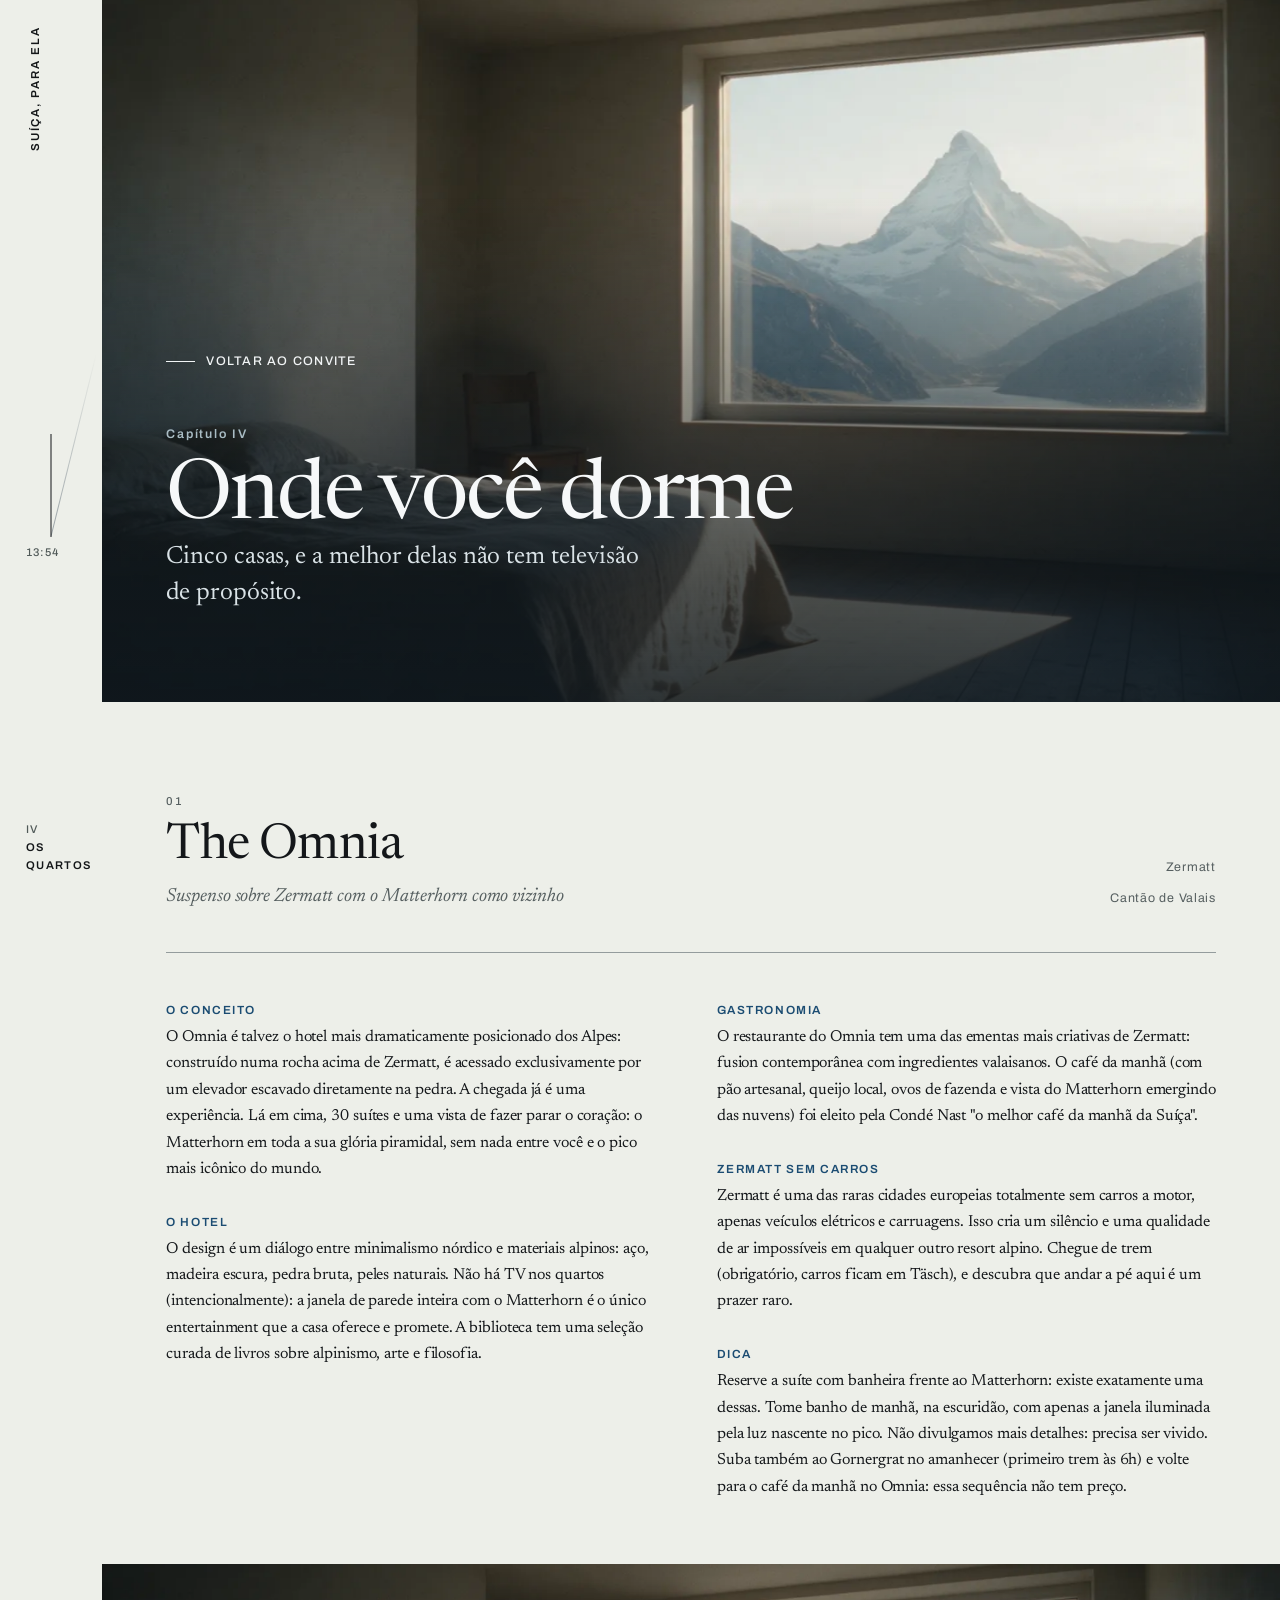
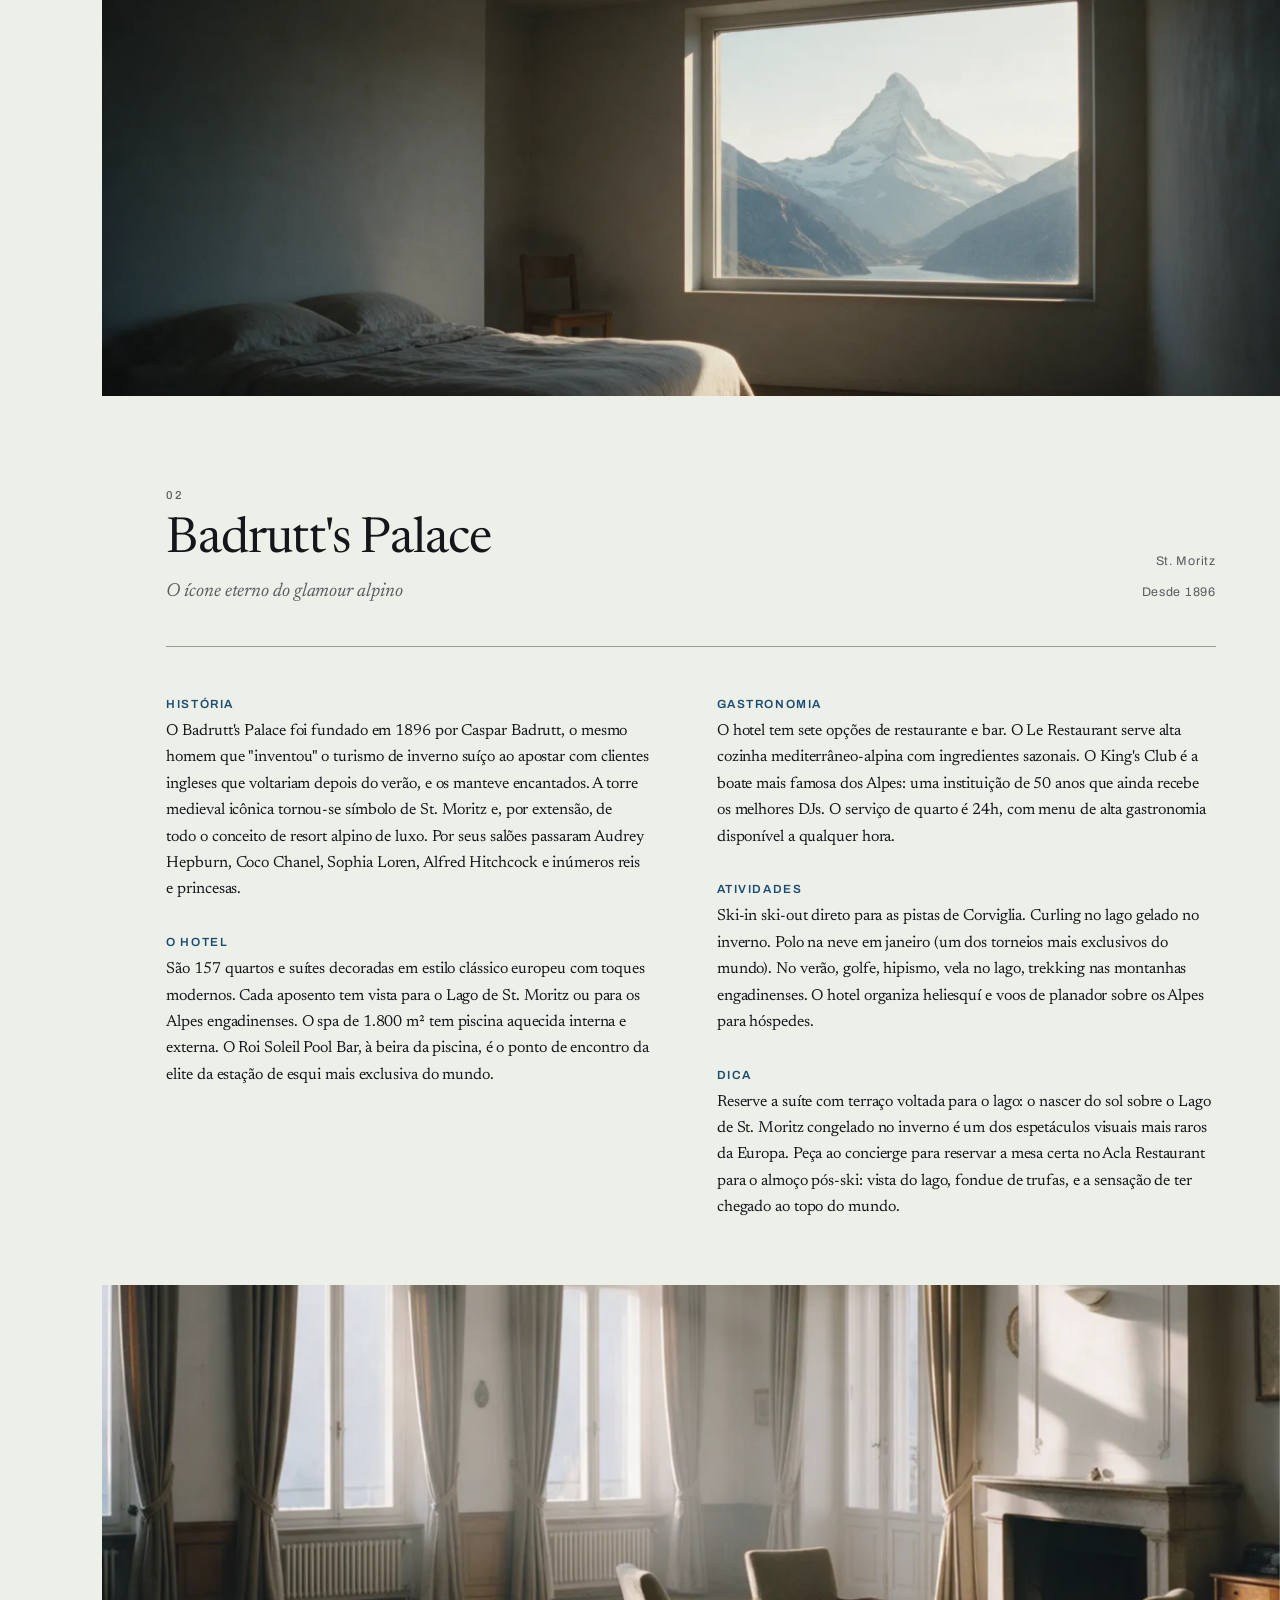
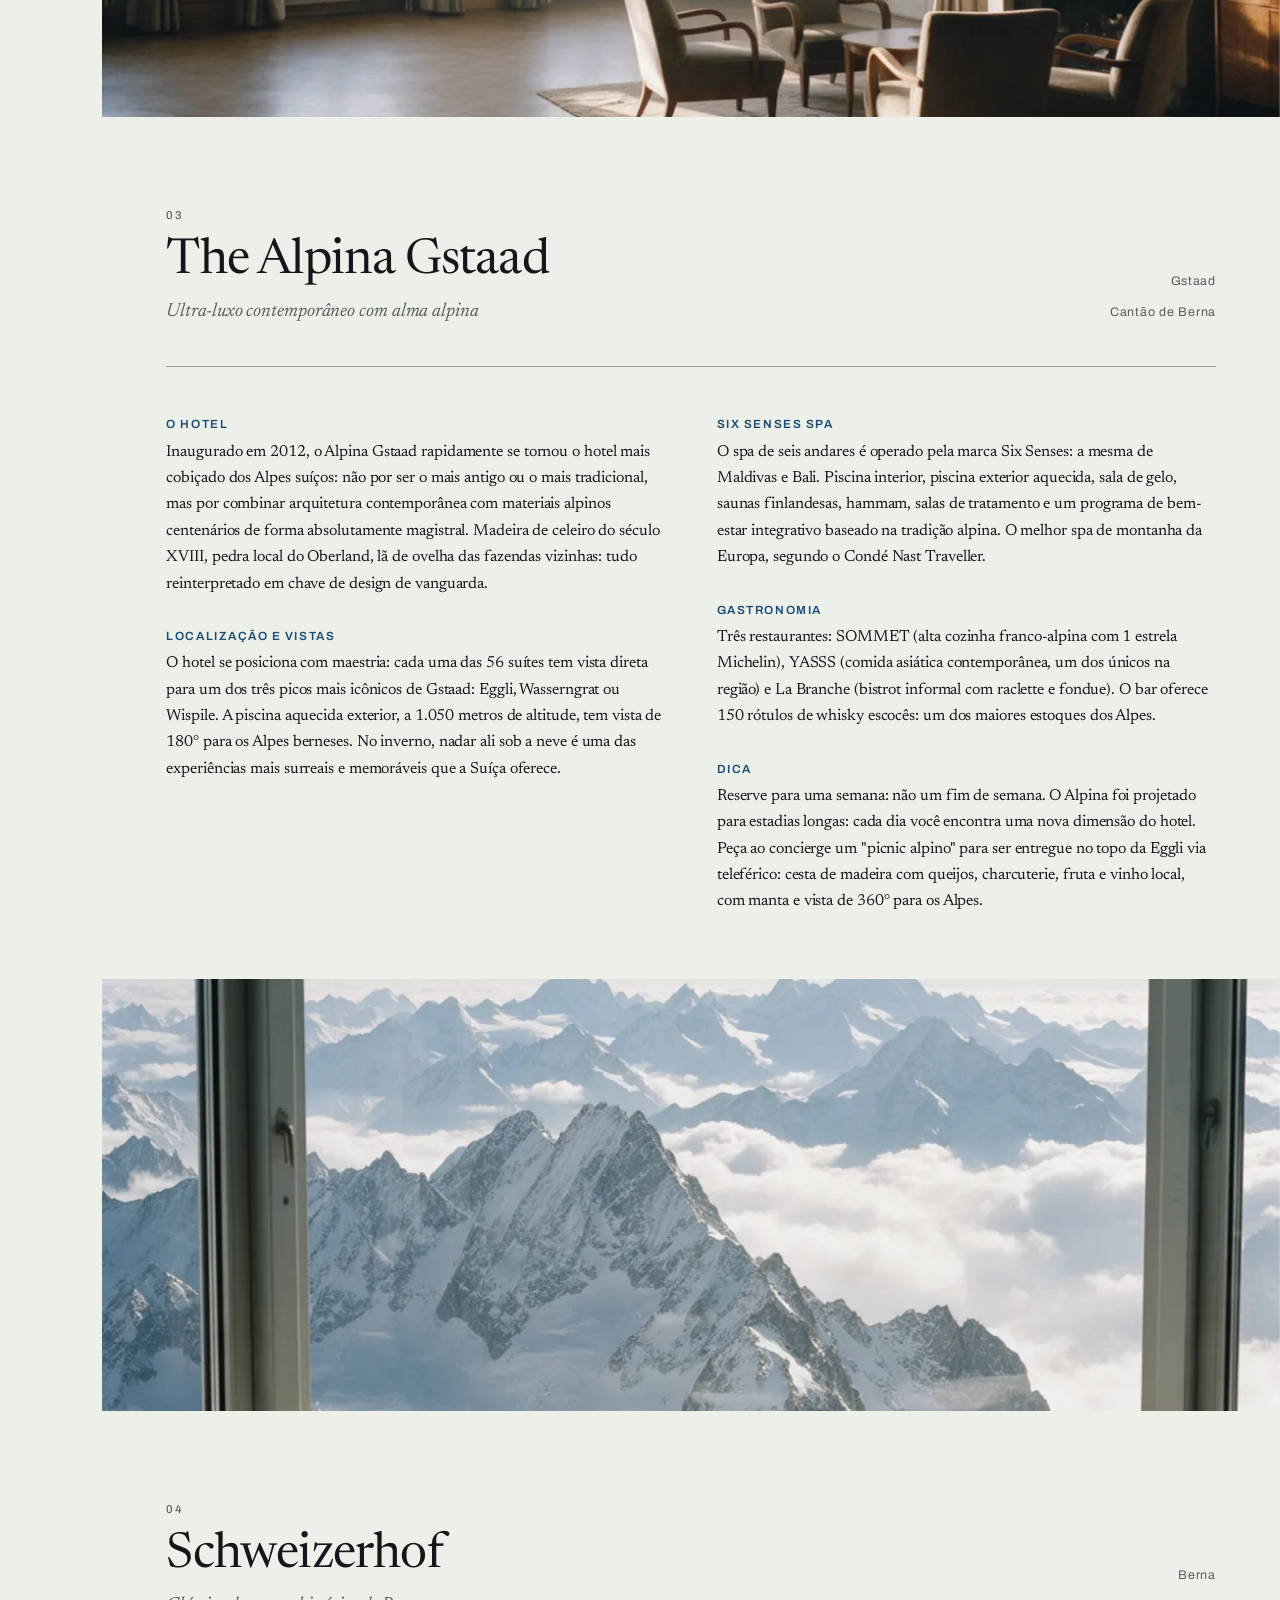
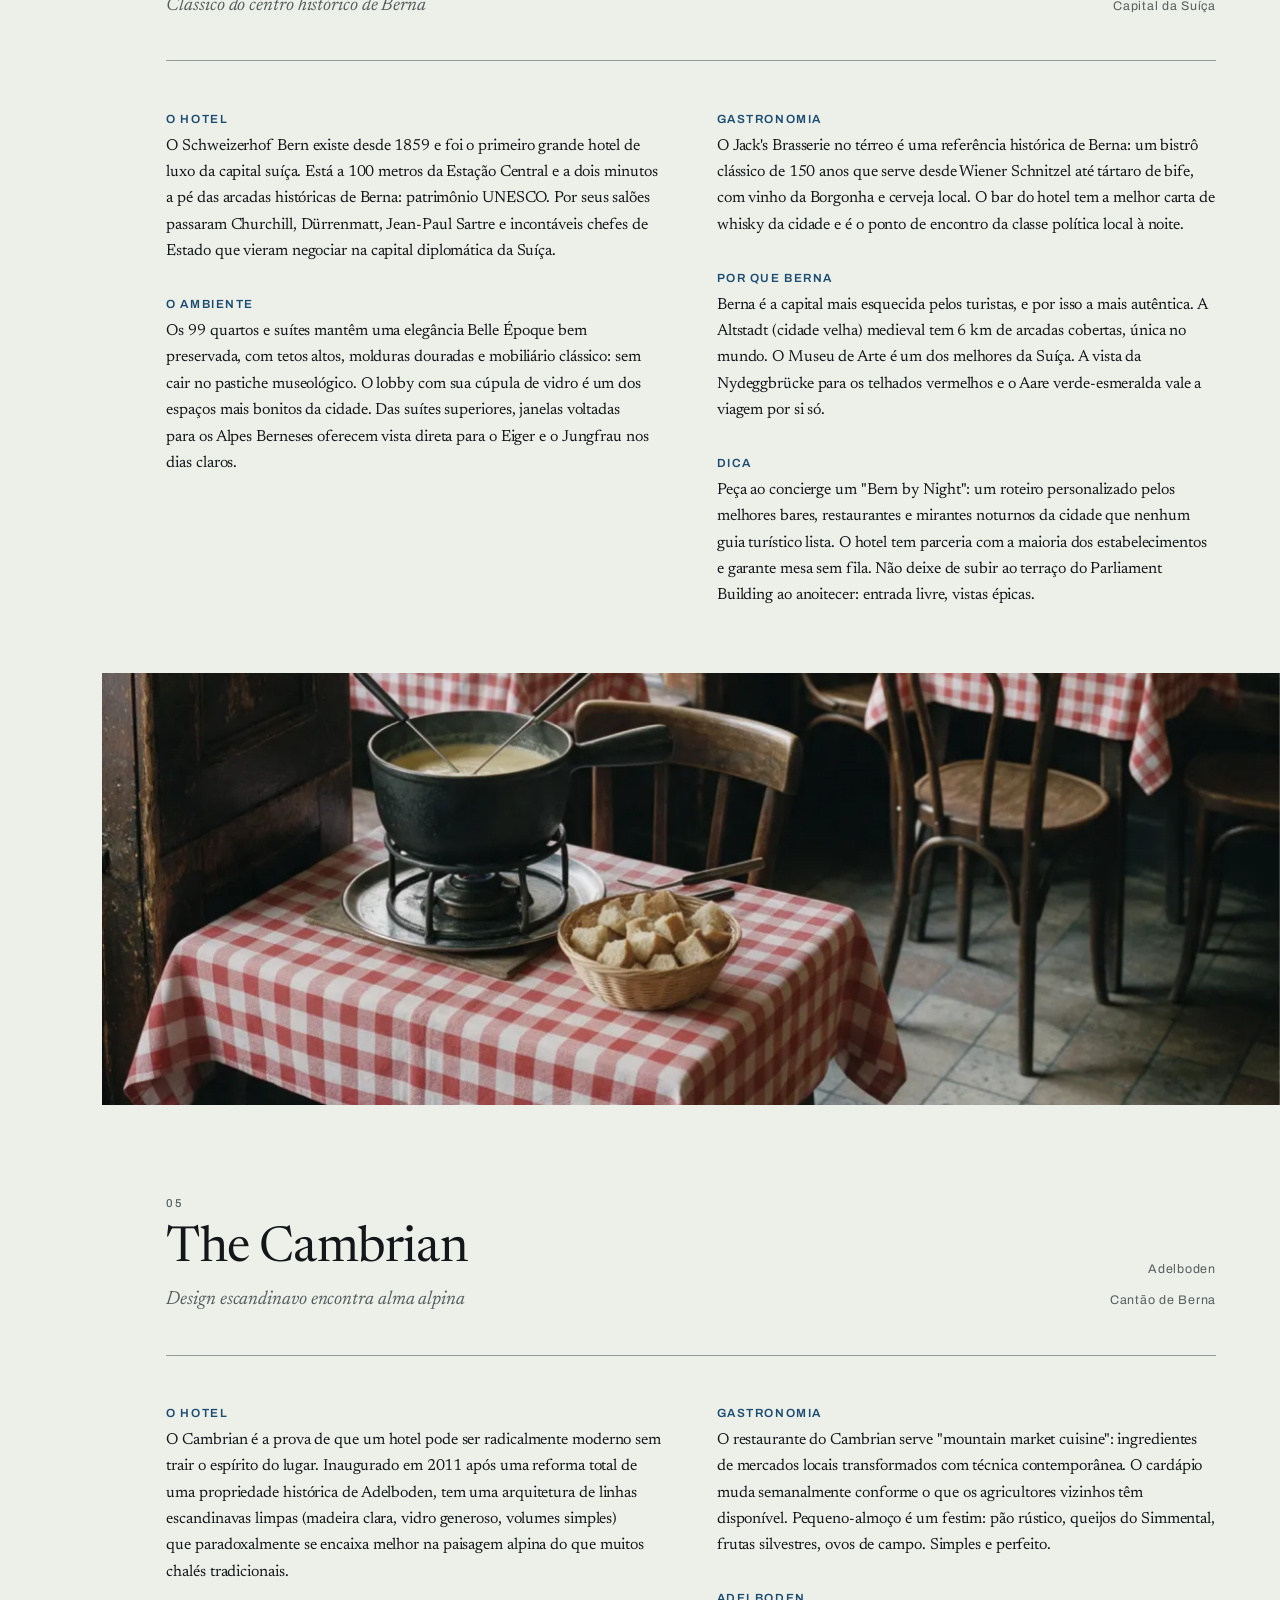
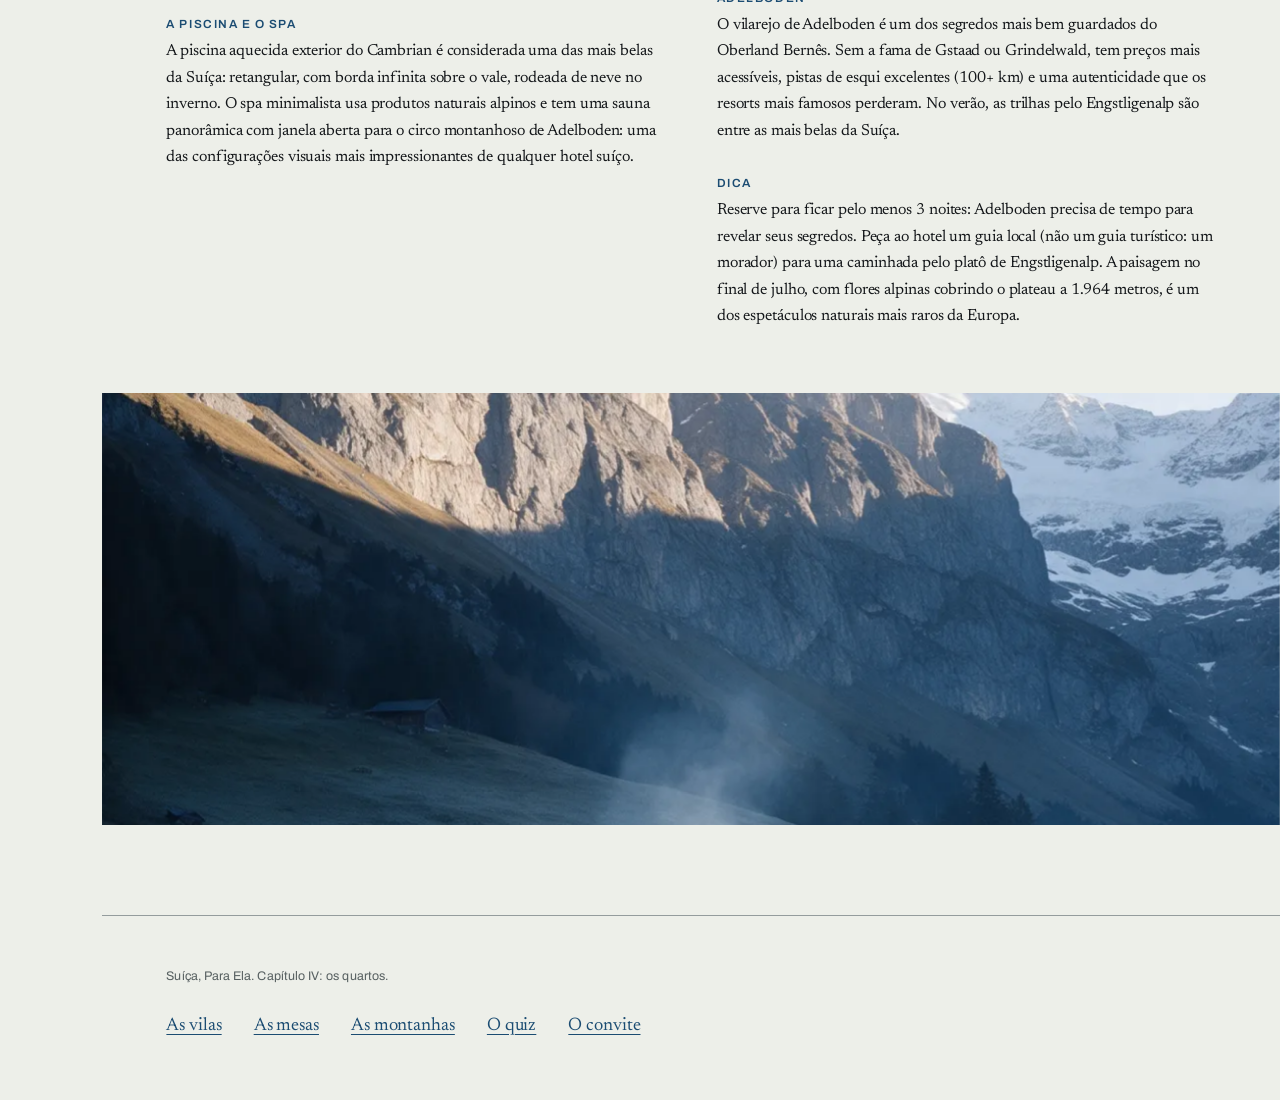
<file: hoteis.html>
<!doctype html>
<html lang="pt-BR">
<head>
<meta charset="utf-8">
<meta name="viewport" content="width=device-width, initial-scale=1, viewport-fit=cover">
<title>Onde você dorme, Suíça</title>
<meta name="description" content="Cinco casas, e a melhor delas não tem televisão de propósito. Onde você dorme no roteiro da Suíça.">
<link rel="icon" href="data:image/svg+xml,<svg xmlns='http://www.w3.org/2000/svg' viewBox='0 0 32 32'><rect width='32' height='32' fill='%23EDEFEE'/><path d='M4 24 L13 11 L19 19 L23 14 L28 24 Z' fill='%231B4C72'/></svg>">
<link rel="preconnect" href="https://fonts.googleapis.com">
<link rel="preconnect" href="https://fonts.gstatic.com" crossorigin>
<link href="https://fonts.googleapis.com/css2?family=Archivo:wght@400;500;600&family=Newsreader:opsz,wght@6..72,300;6..72,400;6..72,500&display=swap" rel="stylesheet">
<link rel="stylesheet" href="scrollcraft.css">
<link rel="stylesheet" href="site.css">
<link rel="stylesheet" href="detail.css">
</head>
<body>
<span data-sc-progress></span>
<a class="sc-skip" href="#conteudo">Ir para o conteúdo</a>

<aside class="folio" aria-hidden="true">
  <span class="folio__mark">Suíça, Para Ela</span>
  <div class="dial">
    <span class="dial__shadow"></span>
    <span class="dial__gnomon"></span>
    <span class="dial__hour" data-hour>06:40</span>
  </div>
  <p class="folio__chapter"><span>IV</span><b>Os quartos</b></p>
</aside>
<main class="page" id="conteudo">

  <header class="detail-hero" data-sc-act="flow">
    <div class="detail-hero__bed">
      <img src="assets/04-camas.webp" alt="Quarto alpino vazio com cama de linho na sombra e uma janela grande com um pico nevado." data-sc-parallax="-1.5">
    </div>
    <div class="wrap detail-hero__type" data-sc-in data-sc-stagger="70">
      <a class="back" href="index.html">Voltar ao convite</a>
      <span class="intertitle__num">Capítulo IV</span>
      <h1 class="display">Onde você dorme</h1>
      <p class="lede">Cinco casas, e a melhor delas não tem televisão de propósito.</p>
    </div>
  </header>


  <article class="entry" id="omnia" data-sc-act="flow">
    <div class="wrap">
      <header class="entry__head">
        <div class="entry__id">
          <span class="label">01</span>
          <h2 class="display--sm">The Omnia</h2>
          <p class="entry__sub">Suspenso sobre Zermatt com o Matterhorn como vizinho</p>
        </div>
        <ul class="facts">
          <li>Zermatt</li>
          <li>Cantão de Valais</li>
        </ul>
      </header>
      <div class="entry__body">
        <div class="block">
          <h3 class="block__h">O conceito</h3>
          <p>O Omnia é talvez o hotel mais dramaticamente posicionado dos Alpes: construído numa rocha acima de Zermatt, é acessado exclusivamente por um elevador escavado diretamente na pedra. A chegada já é uma experiência. Lá em cima, 30 suítes e uma vista de fazer parar o coração: o Matterhorn em toda a sua glória piramidal, sem nada entre você e o pico mais icônico do mundo.</p>
        </div>
        <div class="block">
          <h3 class="block__h">O hotel</h3>
          <p>O design é um diálogo entre minimalismo nórdico e materiais alpinos: aço, madeira escura, pedra bruta, peles naturais. Não há TV nos quartos (intencionalmente): a janela de parede inteira com o Matterhorn é o único entertainment que a casa oferece e promete. A biblioteca tem uma seleção curada de livros sobre alpinismo, arte e filosofia.</p>
        </div>
        <div class="block">
          <h3 class="block__h">Gastronomia</h3>
          <p>O restaurante do Omnia tem uma das ementas mais criativas de Zermatt: fusion contemporânea com ingredientes valaisanos. O café da manhã (com pão artesanal, queijo local, ovos de fazenda e vista do Matterhorn emergindo das nuvens) foi eleito pela Condé Nast &quot;o melhor café da manhã da Suíça&quot;.</p>
        </div>
        <div class="block">
          <h3 class="block__h">Zermatt sem carros</h3>
          <p>Zermatt é uma das raras cidades europeias totalmente sem carros a motor, apenas veículos elétricos e carruagens. Isso cria um silêncio e uma qualidade de ar impossíveis em qualquer outro resort alpino. Chegue de trem (obrigatório, carros ficam em Täsch), e descubra que andar a pé aqui é um prazer raro.</p>
        </div>
        <div class="block">
          <h3 class="block__h">Dica</h3>
          <p>Reserve a suíte com banheira frente ao Matterhorn: existe exatamente uma dessas. Tome banho de manhã, na escuridão, com apenas a janela iluminada pela luz nascente no pico. Não divulgamos mais detalhes: precisa ser vivido. Suba também ao Gornergrat no amanhecer (primeiro trem às 6h) e volte para o café da manhã no Omnia: essa sequência não tem preço.</p>
        </div>
      </div>
    </div>

    <div class="band" aria-hidden="true">
      <img src="assets/04-camas.webp" alt="" data-sc-parallax="-0.9"
           style="object-position: 50% 28%">
    </div>
  </article>

  <article class="entry" id="badrutts" data-sc-act="flow">
    <div class="wrap">
      <header class="entry__head">
        <div class="entry__id">
          <span class="label">02</span>
          <h2 class="display--sm">Badrutt's Palace</h2>
          <p class="entry__sub">O ícone eterno do glamour alpino</p>
        </div>
        <ul class="facts">
          <li>St. Moritz</li>
          <li>Desde 1896</li>
        </ul>
      </header>
      <div class="entry__body">
        <div class="block">
          <h3 class="block__h">História</h3>
          <p>O Badrutt's Palace foi fundado em 1896 por Caspar Badrutt, o mesmo homem que &quot;inventou&quot; o turismo de inverno suíço ao apostar com clientes ingleses que voltariam depois do verão, e os manteve encantados. A torre medieval icônica tornou-se símbolo de St. Moritz e, por extensão, de todo o conceito de resort alpino de luxo. Por seus salões passaram Audrey Hepburn, Coco Chanel, Sophia Loren, Alfred Hitchcock e inúmeros reis e princesas.</p>
        </div>
        <div class="block">
          <h3 class="block__h">O hotel</h3>
          <p>São 157 quartos e suítes decoradas em estilo clássico europeu com toques modernos. Cada aposento tem vista para o Lago de St. Moritz ou para os Alpes engadinenses. O spa de 1.800 m² tem piscina aquecida interna e externa. O Roi Soleil Pool Bar, à beira da piscina, é o ponto de encontro da elite da estação de esqui mais exclusiva do mundo.</p>
        </div>
        <div class="block">
          <h3 class="block__h">Gastronomia</h3>
          <p>O hotel tem sete opções de restaurante e bar. O Le Restaurant serve alta cozinha mediterrâneo-alpina com ingredientes sazonais. O King's Club é a boate mais famosa dos Alpes: uma instituição de 50 anos que ainda recebe os melhores DJs. O serviço de quarto é 24h, com menu de alta gastronomia disponível a qualquer hora.</p>
        </div>
        <div class="block">
          <h3 class="block__h">Atividades</h3>
          <p>Ski-in ski-out direto para as pistas de Corviglia. Curling no lago gelado no inverno. Polo na neve em janeiro (um dos torneios mais exclusivos do mundo). No verão, golfe, hipismo, vela no lago, trekking nas montanhas engadinenses. O hotel organiza heliesquí e voos de planador sobre os Alpes para hóspedes.</p>
        </div>
        <div class="block">
          <h3 class="block__h">Dica</h3>
          <p>Reserve a suíte com terraço voltada para o lago: o nascer do sol sobre o Lago de St. Moritz congelado no inverno é um dos espetáculos visuais mais raros da Europa. Peça ao concierge para reservar a mesa certa no Acla Restaurant para o almoço pós-ski: vista do lago, fondue de trufas, e a sensação de ter chegado ao topo do mundo.</p>
        </div>
      </div>
    </div>

    <div class="band" aria-hidden="true">
      <img src="assets/04-camas-b.webp" alt="" data-sc-parallax="-1.3"
           style="object-position: 50% 62%">
    </div>
  </article>

  <article class="entry" id="alpina" data-sc-act="flow">
    <div class="wrap">
      <header class="entry__head">
        <div class="entry__id">
          <span class="label">03</span>
          <h2 class="display--sm">The Alpina Gstaad</h2>
          <p class="entry__sub">Ultra-luxo contemporâneo com alma alpina</p>
        </div>
        <ul class="facts">
          <li>Gstaad</li>
          <li>Cantão de Berna</li>
        </ul>
      </header>
      <div class="entry__body">
        <div class="block">
          <h3 class="block__h">O hotel</h3>
          <p>Inaugurado em 2012, o Alpina Gstaad rapidamente se tornou o hotel mais cobiçado dos Alpes suíços: não por ser o mais antigo ou o mais tradicional, mas por combinar arquitetura contemporânea com materiais alpinos centenários de forma absolutamente magistral. Madeira de celeiro do século XVIII, pedra local do Oberland, lã de ovelha das fazendas vizinhas: tudo reinterpretado em chave de design de vanguarda.</p>
        </div>
        <div class="block">
          <h3 class="block__h">Localização e vistas</h3>
          <p>O hotel se posiciona com maestria: cada uma das 56 suítes tem vista direta para um dos três picos mais icônicos de Gstaad: Eggli, Wasserngrat ou Wispile. A piscina aquecida exterior, a 1.050 metros de altitude, tem vista de 180° para os Alpes berneses. No inverno, nadar ali sob a neve é uma das experiências mais surreais e memoráveis que a Suíça oferece.</p>
        </div>
        <div class="block">
          <h3 class="block__h">Six Senses Spa</h3>
          <p>O spa de seis andares é operado pela marca Six Senses: a mesma de Maldivas e Bali. Piscina interior, piscina exterior aquecida, sala de gelo, saunas finlandesas, hammam, salas de tratamento e um programa de bem-estar integrativo baseado na tradição alpina. O melhor spa de montanha da Europa, segundo o Condé Nast Traveller.</p>
        </div>
        <div class="block">
          <h3 class="block__h">Gastronomia</h3>
          <p>Três restaurantes: SOMMET (alta cozinha franco-alpina com 1 estrela Michelin), YASSS (comida asiática contemporânea, um dos únicos na região) e La Branche (bistrot informal com raclette e fondue). O bar oferece 150 rótulos de whisky escocês: um dos maiores estoques dos Alpes.</p>
        </div>
        <div class="block">
          <h3 class="block__h">Dica</h3>
          <p>Reserve para uma semana: não um fim de semana. O Alpina foi projetado para estadias longas: cada dia você encontra uma nova dimensão do hotel. Peça ao concierge um &quot;picnic alpino&quot; para ser entregue no topo da Eggli via teleférico: cesta de madeira com queijos, charcuterie, fruta e vinho local, com manta e vista de 360° para os Alpes.</p>
        </div>
      </div>
    </div>

    <div class="band" aria-hidden="true">
      <img src="assets/03-mesa-c.webp" alt="" data-sc-parallax="-0.6"
           style="object-position: 50% 44%">
    </div>
  </article>

  <article class="entry" id="schweizerhof" data-sc-act="flow">
    <div class="wrap">
      <header class="entry__head">
        <div class="entry__id">
          <span class="label">04</span>
          <h2 class="display--sm">Schweizerhof</h2>
          <p class="entry__sub">Clássico do centro histórico de Berna</p>
        </div>
        <ul class="facts">
          <li>Berna</li>
          <li>Capital da Suíça</li>
        </ul>
      </header>
      <div class="entry__body">
        <div class="block">
          <h3 class="block__h">O hotel</h3>
          <p>O Schweizerhof Bern existe desde 1859 e foi o primeiro grande hotel de luxo da capital suíça. Está a 100 metros da Estação Central e a dois minutos a pé das arcadas históricas de Berna: patrimônio UNESCO. Por seus salões passaram Churchill, Dürrenmatt, Jean-Paul Sartre e incontáveis chefes de Estado que vieram negociar na capital diplomática da Suíça.</p>
        </div>
        <div class="block">
          <h3 class="block__h">O ambiente</h3>
          <p>Os 99 quartos e suítes mantêm uma elegância Belle Époque bem preservada, com tetos altos, molduras douradas e mobiliário clássico: sem cair no pastiche museológico. O lobby com sua cúpula de vidro é um dos espaços mais bonitos da cidade. Das suítes superiores, janelas voltadas para os Alpes Berneses oferecem vista direta para o Eiger e o Jungfrau nos dias claros.</p>
        </div>
        <div class="block">
          <h3 class="block__h">Gastronomia</h3>
          <p>O Jack's Brasserie no térreo é uma referência histórica de Berna: um bistrô clássico de 150 anos que serve desde Wiener Schnitzel até tártaro de bife, com vinho da Borgonha e cerveja local. O bar do hotel tem a melhor carta de whisky da cidade e é o ponto de encontro da classe política local à noite.</p>
        </div>
        <div class="block">
          <h3 class="block__h">Por que Berna</h3>
          <p>Berna é a capital mais esquecida pelos turistas, e por isso a mais autêntica. A Altstadt (cidade velha) medieval tem 6 km de arcadas cobertas, única no mundo. O Museu de Arte é um dos melhores da Suíça. A vista da Nydeggbrücke para os telhados vermelhos e o Aare verde-esmeralda vale a viagem por si só.</p>
        </div>
        <div class="block">
          <h3 class="block__h">Dica</h3>
          <p>Peça ao concierge um &quot;Bern by Night&quot;: um roteiro personalizado pelos melhores bares, restaurantes e mirantes noturnos da cidade que nenhum guia turístico lista. O hotel tem parceria com a maioria dos estabelecimentos e garante mesa sem fila. Não deixe de subir ao terraço do Parliament Building ao anoitecer: entrada livre, vistas épicas.</p>
        </div>
      </div>
    </div>

    <div class="band" aria-hidden="true">
      <img src="assets/03-mesa-d.webp" alt="" data-sc-parallax="-1.5"
           style="object-position: 50% 76%">
    </div>
  </article>

  <article class="entry" id="cambrian" data-sc-act="flow">
    <div class="wrap">
      <header class="entry__head">
        <div class="entry__id">
          <span class="label">05</span>
          <h2 class="display--sm">The Cambrian</h2>
          <p class="entry__sub">Design escandinavo encontra alma alpina</p>
        </div>
        <ul class="facts">
          <li>Adelboden</li>
          <li>Cantão de Berna</li>
        </ul>
      </header>
      <div class="entry__body">
        <div class="block">
          <h3 class="block__h">O hotel</h3>
          <p>O Cambrian é a prova de que um hotel pode ser radicalmente moderno sem trair o espírito do lugar. Inaugurado em 2011 após uma reforma total de uma propriedade histórica de Adelboden, tem uma arquitetura de linhas escandinavas limpas (madeira clara, vidro generoso, volumes simples) que paradoxalmente se encaixa melhor na paisagem alpina do que muitos chalés tradicionais.</p>
        </div>
        <div class="block">
          <h3 class="block__h">A piscina e o spa</h3>
          <p>A piscina aquecida exterior do Cambrian é considerada uma das mais belas da Suíça: retangular, com borda infinita sobre o vale, rodeada de neve no inverno. O spa minimalista usa produtos naturais alpinos e tem uma sauna panorâmica com janela aberta para o circo montanhoso de Adelboden: uma das configurações visuais mais impressionantes de qualquer hotel suíço.</p>
        </div>
        <div class="block">
          <h3 class="block__h">Gastronomia</h3>
          <p>O restaurante do Cambrian serve &quot;mountain market cuisine&quot;: ingredientes de mercados locais transformados com técnica contemporânea. O cardápio muda semanalmente conforme o que os agricultores vizinhos têm disponível. Pequeno-almoço é um festim: pão rústico, queijos do Simmental, frutas silvestres, ovos de campo. Simples e perfeito.</p>
        </div>
        <div class="block">
          <h3 class="block__h">Adelboden</h3>
          <p>O vilarejo de Adelboden é um dos segredos mais bem guardados do Oberland Bernês. Sem a fama de Gstaad ou Grindelwald, tem preços mais acessíveis, pistas de esqui excelentes (100+ km) e uma autenticidade que os resorts mais famosos perderam. No verão, as trilhas pelo Engstligenalp são entre as mais belas da Suíça.</p>
        </div>
        <div class="block">
          <h3 class="block__h">Dica</h3>
          <p>Reserve para ficar pelo menos 3 noites: Adelboden precisa de tempo para revelar seus segredos. Peça ao hotel um guia local (não um guia turístico: um morador) para uma caminhada pelo platô de Engstligenalp. A paisagem no final de julho, com flores alpinas cobrindo o plateau a 1.964 metros, é um dos espetáculos naturais mais raros da Europa.</p>
        </div>
      </div>
    </div>

    <div class="band" aria-hidden="true">
      <img src="assets/02-vilas-a.webp" alt="" data-sc-parallax="-1.05"
           style="object-position: 50% 36%">
    </div>
  </article>

  <footer class="detail-foot">
    <div class="wrap">
      <p class="caption">Suíça, Para Ela. Capítulo IV: os quartos.</p>
      <div class="detail-foot__links">
        <a class="link" href="lugares.html">As vilas</a>
        <a class="link" href="restaurantes.html">As mesas</a>
        <a class="link" href="montanhas.html">As montanhas</a>
        <a class="link" href="quiz.html">O quiz</a>
        <a class="link" href="index.html">O convite</a>
      </div>
    </div>
  </footer>

</main>

<script src="scrollcraft.js"></script>
<script>
  ScrollCraft.mount(document.body);
  (function () {
    /* Mesmo instrumento da capa. Cada capítulo começa na hora que lhe cabe
       e avança dentro da própria página, para o dia continuar contínuo
       quando ela navega entre as páginas. */
    var root = document.documentElement, hourEl = document.querySelector('[data-hour]');
    var BASE = 0.62, SPAN = 0.1;
    var START = 6 * 60 + 40, END = 18 * 60 + 20, ticking = false;
    function pad(n) { return (n < 10 ? '0' : '') + n; }
    function paint() {
      ticking = false;
      var max = document.documentElement.scrollHeight - window.innerHeight;
      var local = max > 0 ? Math.min(1, Math.max(0, window.scrollY / max)) : 0;
      var day = Math.min(1, BASE + local * SPAN);
      root.style.setProperty('--day', day.toFixed(4));
      var mins = Math.round(START + (END - START) * day);
      var txt = pad(Math.floor(mins / 60)) + ':' + pad(mins % 60);
      if (hourEl && hourEl.textContent !== txt) hourEl.textContent = txt;
    }
    function onScroll() { if (!ticking) { ticking = true; requestAnimationFrame(paint); } }
    window.addEventListener('scroll', onScroll, { passive: true });
    window.addEventListener('resize', onScroll, { passive: true });
    paint();
  })();
</script>
</body>
</html>
</file>
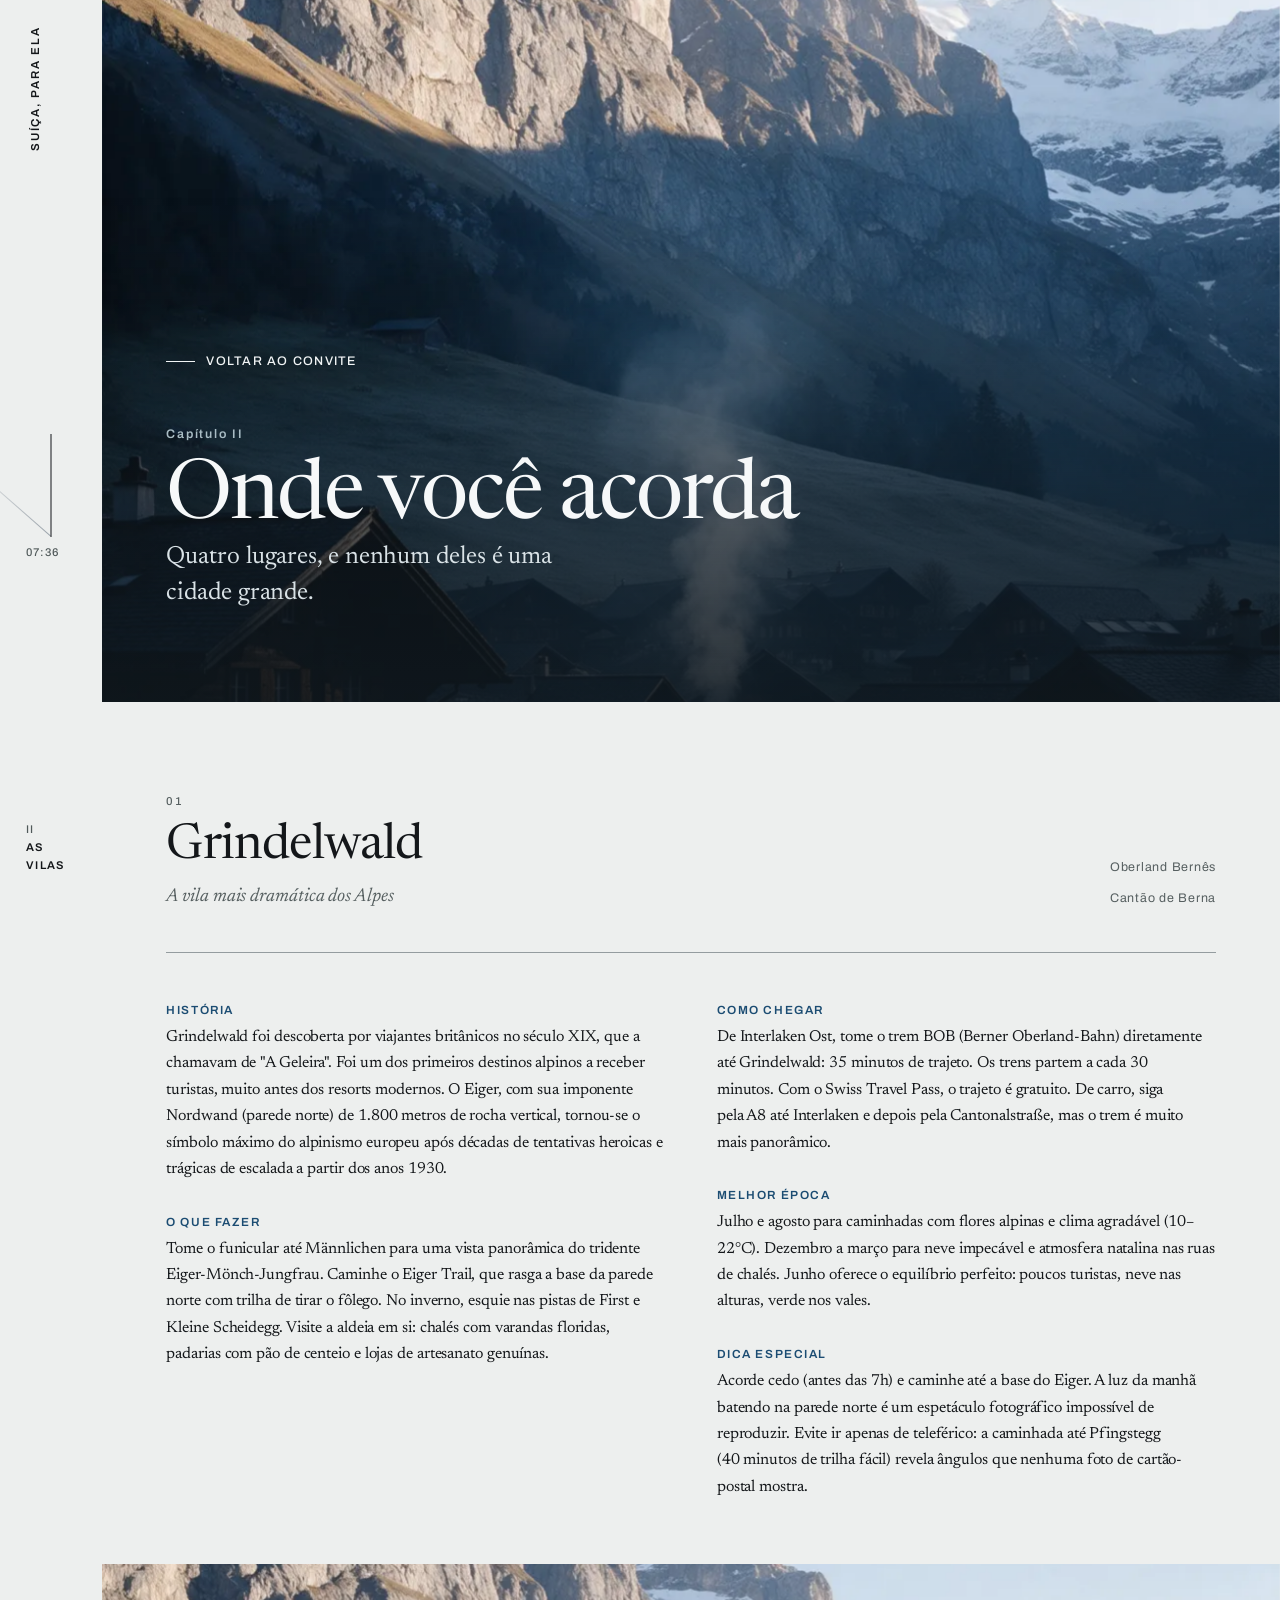
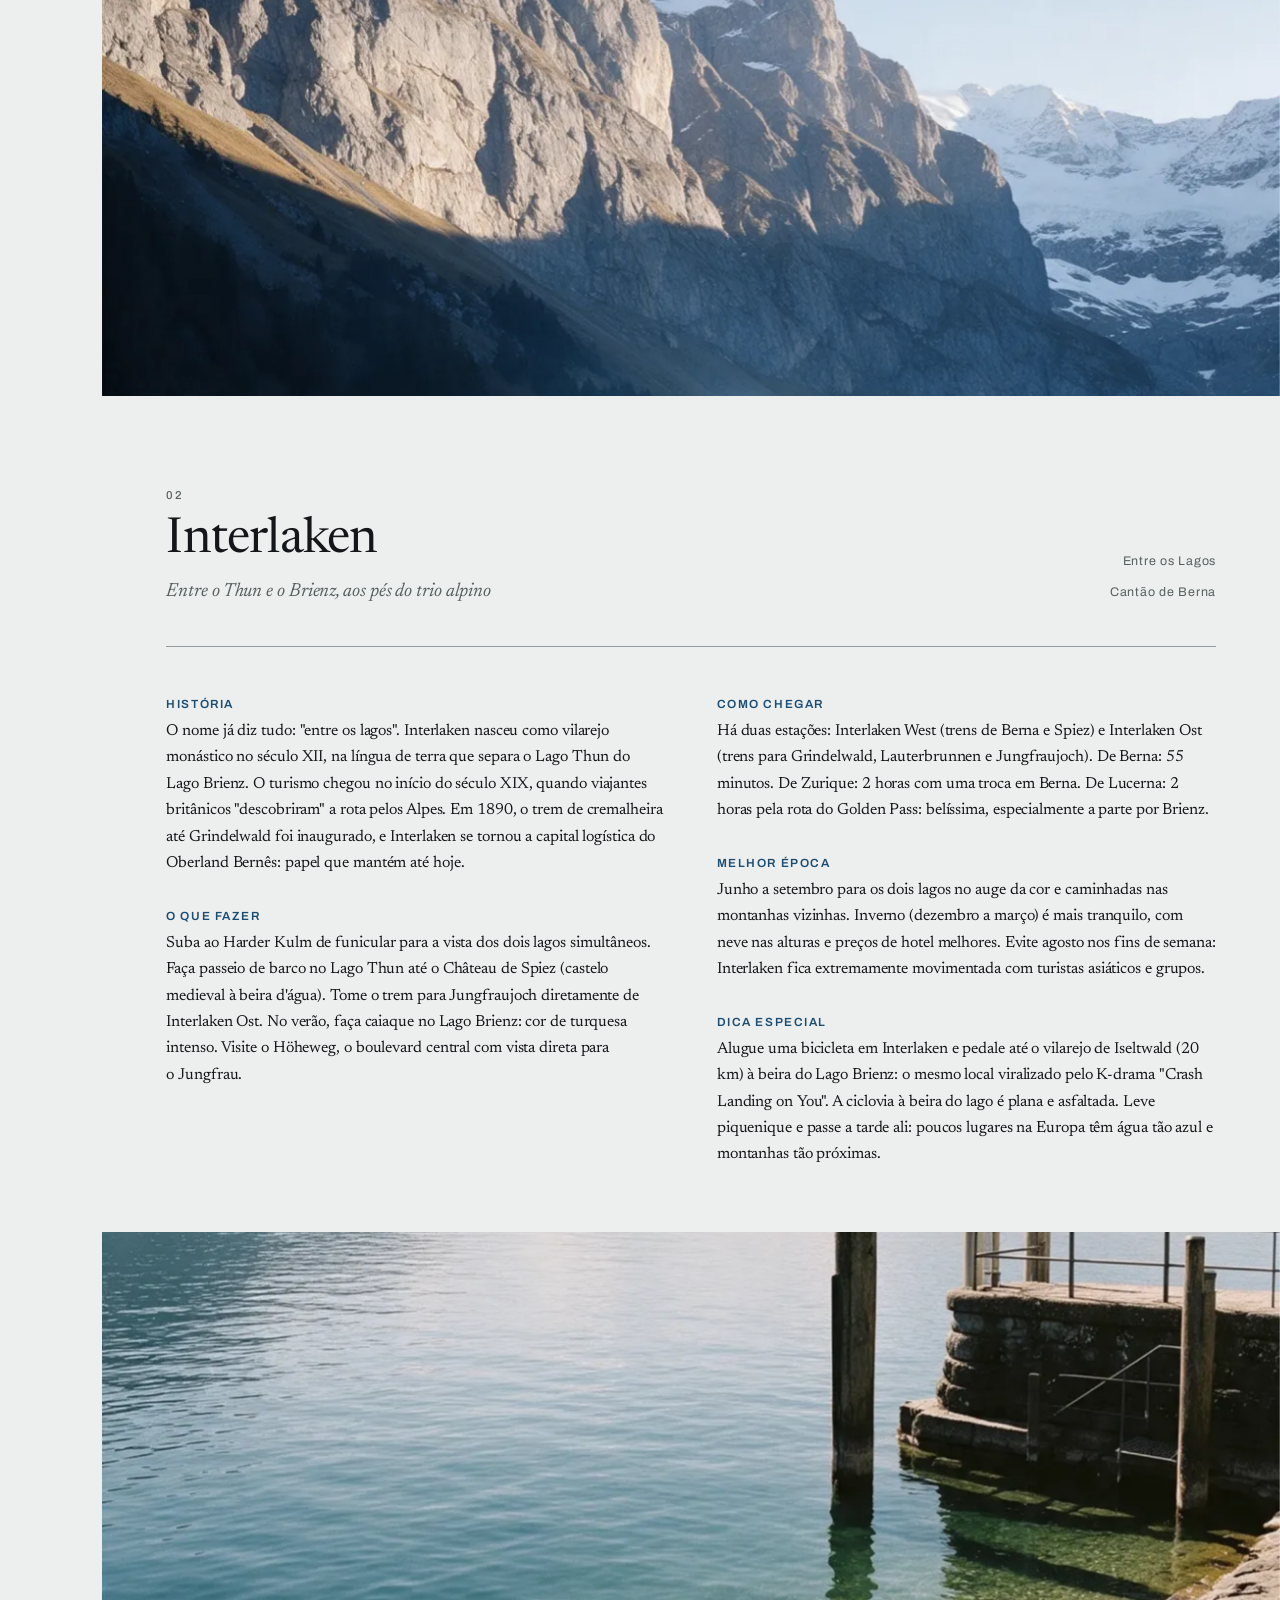
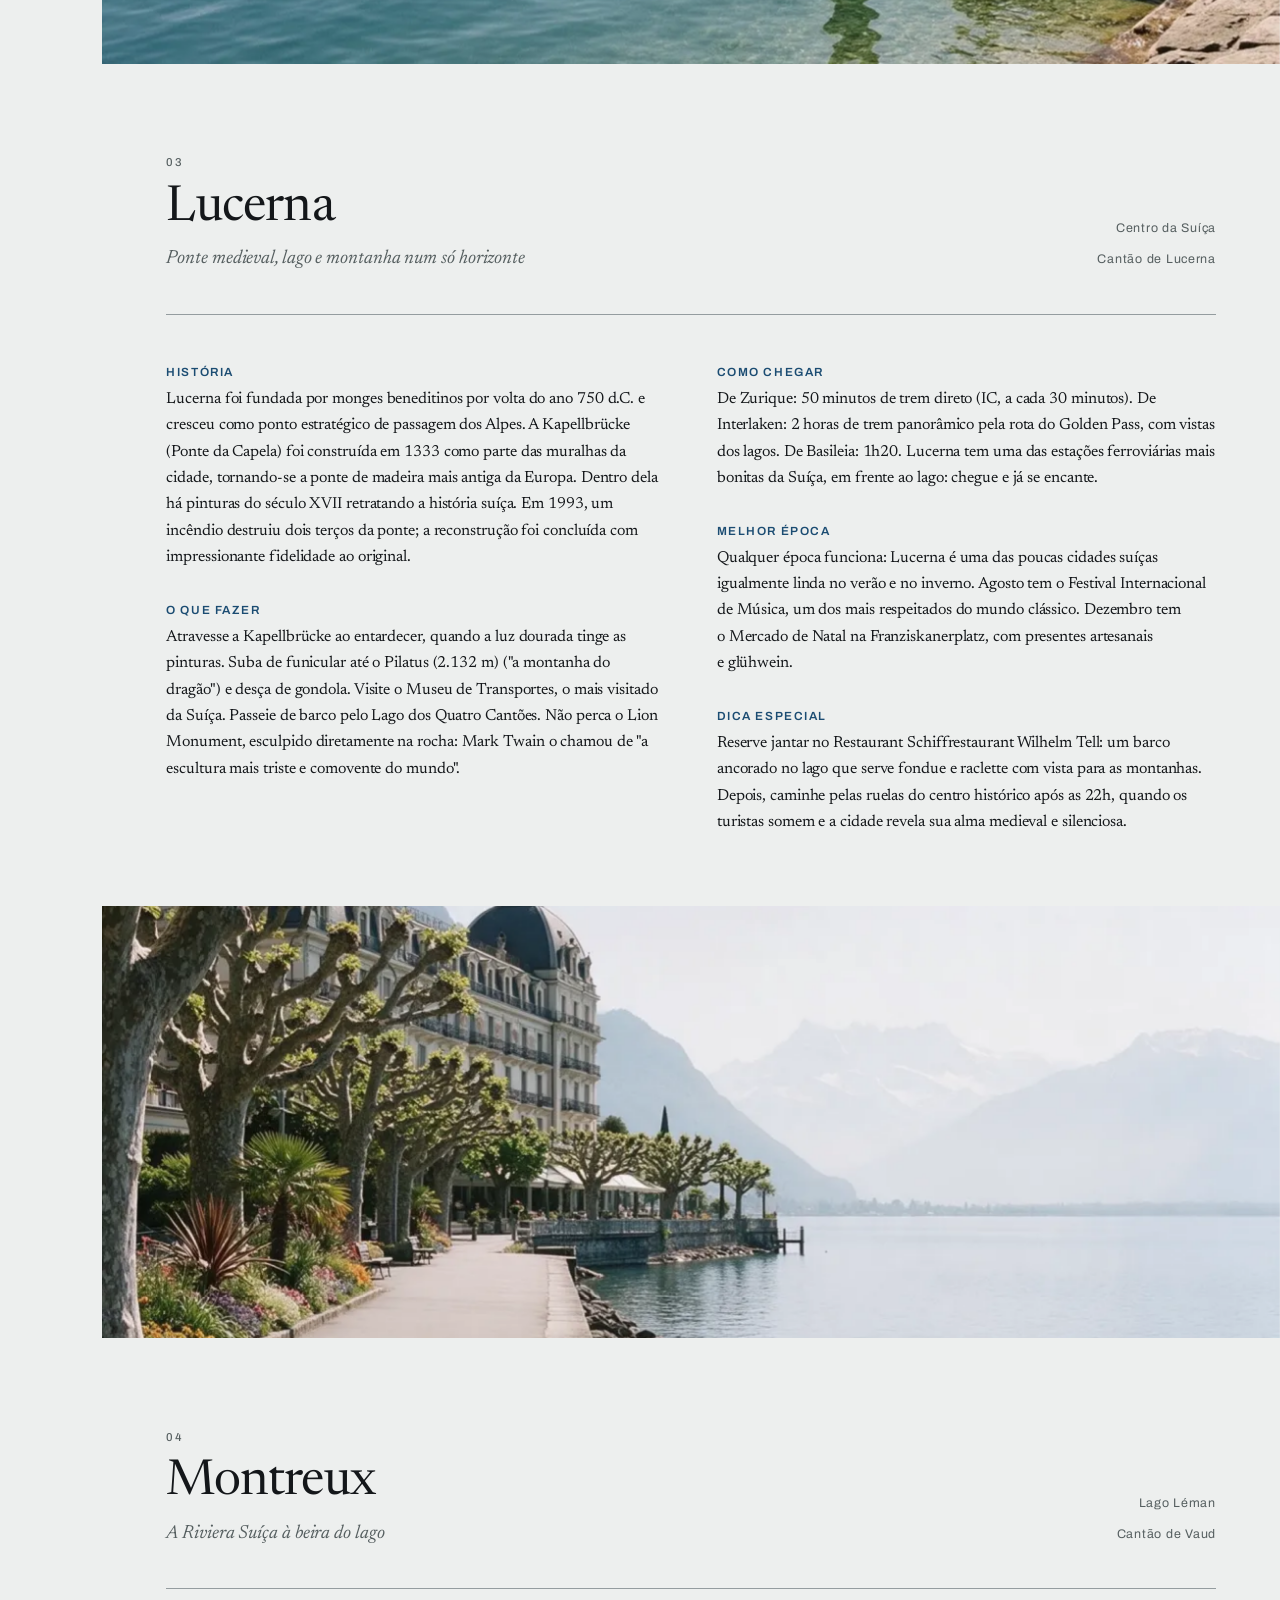
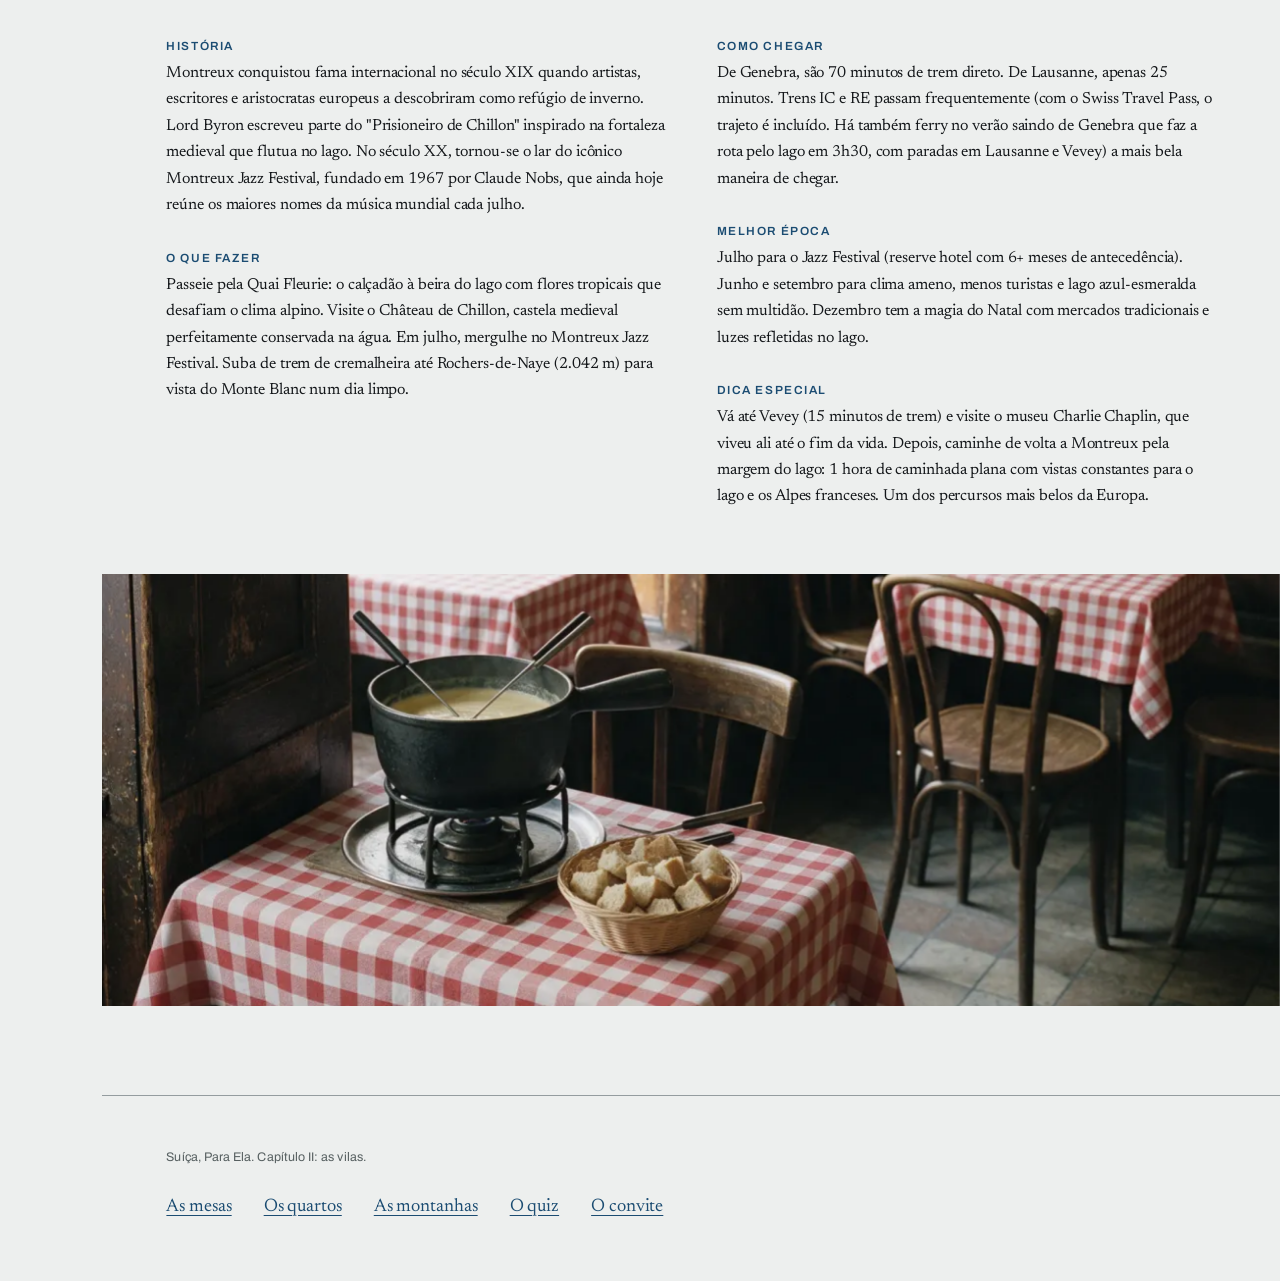
<file: lugares.html>
<!doctype html>
<html lang="pt-BR">
<head>
<meta charset="utf-8">
<meta name="viewport" content="width=device-width, initial-scale=1, viewport-fit=cover">
<title>Onde você acorda, Suíça</title>
<meta name="description" content="Quatro lugares, e nenhum deles é uma cidade grande. Onde você acorda no roteiro da Suíça.">
<link rel="icon" href="data:image/svg+xml,<svg xmlns='http://www.w3.org/2000/svg' viewBox='0 0 32 32'><rect width='32' height='32' fill='%23EDEFEE'/><path d='M4 24 L13 11 L19 19 L23 14 L28 24 Z' fill='%231B4C72'/></svg>">
<link rel="preconnect" href="https://fonts.googleapis.com">
<link rel="preconnect" href="https://fonts.gstatic.com" crossorigin>
<link href="https://fonts.googleapis.com/css2?family=Archivo:wght@400;500;600&family=Newsreader:opsz,wght@6..72,300;6..72,400;6..72,500&display=swap" rel="stylesheet">
<link rel="stylesheet" href="scrollcraft.css">
<link rel="stylesheet" href="site.css">
<link rel="stylesheet" href="detail.css">
</head>
<body>
<span data-sc-progress></span>
<a class="sc-skip" href="#conteudo">Ir para o conteúdo</a>

<aside class="folio" aria-hidden="true">
  <span class="folio__mark">Suíça, Para Ela</span>
  <div class="dial">
    <span class="dial__shadow"></span>
    <span class="dial__gnomon"></span>
    <span class="dial__hour" data-hour>06:40</span>
  </div>
  <p class="folio__chapter"><span>II</span><b>As vilas</b></p>
</aside>
<main class="page" id="conteudo">

  <header class="detail-hero" data-sc-act="flow">
    <div class="detail-hero__bed">
      <img src="assets/02-vilas-a.webp" alt="Vila alpina na sombra azul da manhã, com a primeira luz tocando a parede de rocha acima." data-sc-parallax="-1.5">
    </div>
    <div class="wrap detail-hero__type" data-sc-in data-sc-stagger="70">
      <a class="back" href="index.html">Voltar ao convite</a>
      <span class="intertitle__num">Capítulo II</span>
      <h1 class="display">Onde você acorda</h1>
      <p class="lede">Quatro lugares, e nenhum deles é uma cidade grande.</p>
    </div>
  </header>


  <article class="entry" id="grindelwald" data-sc-act="flow">
    <div class="wrap">
      <header class="entry__head">
        <div class="entry__id">
          <span class="label">01</span>
          <h2 class="display--sm">Grindelwald</h2>
          <p class="entry__sub">A vila mais dramática dos Alpes</p>
        </div>
        <ul class="facts">
          <li>Oberland Bernês</li>
          <li>Cantão de Berna</li>
        </ul>
      </header>
      <div class="entry__body">
        <div class="block">
          <h3 class="block__h">História</h3>
          <p>Grindelwald foi descoberta por viajantes britânicos no século XIX, que a chamavam de &quot;A Geleira&quot;. Foi um dos primeiros destinos alpinos a receber turistas, muito antes dos resorts modernos. O Eiger, com sua imponente Nordwand (parede norte) de 1.800 metros de rocha vertical, tornou-se o símbolo máximo do alpinismo europeu após décadas de tentativas heroicas e trágicas de escalada a partir dos anos 1930.</p>
        </div>
        <div class="block">
          <h3 class="block__h">O que fazer</h3>
          <p>Tome o funicular até Männlichen para uma vista panorâmica do tridente Eiger-Mönch-Jungfrau. Caminhe o Eiger Trail, que rasga a base da parede norte com trilha de tirar o fôlego. No inverno, esquie nas pistas de First e Kleine Scheidegg. Visite a aldeia em si: chalés com varandas floridas, padarias com pão de centeio e lojas de artesanato genuínas.</p>
        </div>
        <div class="block">
          <h3 class="block__h">Como chegar</h3>
          <p>De Interlaken Ost, tome o trem BOB (Berner Oberland-Bahn) diretamente até Grindelwald: 35 minutos de trajeto. Os trens partem a cada 30 minutos. Com o Swiss Travel Pass, o trajeto é gratuito. De carro, siga pela A8 até Interlaken e depois pela Cantonalstraße, mas o trem é muito mais panorâmico.</p>
        </div>
        <div class="block">
          <h3 class="block__h">Melhor época</h3>
          <p>Julho e agosto para caminhadas com flores alpinas e clima agradável (10–22°C). Dezembro a março para neve impecável e atmosfera natalina nas ruas de chalés. Junho oferece o equilíbrio perfeito: poucos turistas, neve nas alturas, verde nos vales.</p>
        </div>
        <div class="block">
          <h3 class="block__h">Dica especial</h3>
          <p>Acorde cedo (antes das 7h) e caminhe até a base do Eiger. A luz da manhã batendo na parede norte é um espetáculo fotográfico impossível de reproduzir. Evite ir apenas de teleférico: a caminhada até Pfingstegg (40 minutos de trilha fácil) revela ângulos que nenhuma foto de cartão-postal mostra.</p>
        </div>
      </div>
    </div>

    <div class="band" aria-hidden="true">
      <img src="assets/02-vilas-a.webp" alt="" data-sc-parallax="-0.9"
           style="object-position: 50% 28%">
    </div>
  </article>

  <article class="entry" id="interlaken" data-sc-act="flow">
    <div class="wrap">
      <header class="entry__head">
        <div class="entry__id">
          <span class="label">02</span>
          <h2 class="display--sm">Interlaken</h2>
          <p class="entry__sub">Entre o Thun e o Brienz, aos pés do trio alpino</p>
        </div>
        <ul class="facts">
          <li>Entre os Lagos</li>
          <li>Cantão de Berna</li>
        </ul>
      </header>
      <div class="entry__body">
        <div class="block">
          <h3 class="block__h">História</h3>
          <p>O nome já diz tudo: &quot;entre os lagos&quot;. Interlaken nasceu como vilarejo monástico no século XII, na língua de terra que separa o Lago Thun do Lago Brienz. O turismo chegou no início do século XIX, quando viajantes britânicos &quot;descobriram&quot; a rota pelos Alpes. Em 1890, o trem de cremalheira até Grindelwald foi inaugurado, e Interlaken se tornou a capital logística do Oberland Bernês: papel que mantém até hoje.</p>
        </div>
        <div class="block">
          <h3 class="block__h">O que fazer</h3>
          <p>Suba ao Harder Kulm de funicular para a vista dos dois lagos simultâneos. Faça passeio de barco no Lago Thun até o Château de Spiez (castelo medieval à beira d'água). Tome o trem para Jungfraujoch diretamente de Interlaken Ost. No verão, faça caiaque no Lago Brienz: cor de turquesa intenso. Visite o Höheweg, o boulevard central com vista direta para o Jungfrau.</p>
        </div>
        <div class="block">
          <h3 class="block__h">Como chegar</h3>
          <p>Há duas estações: Interlaken West (trens de Berna e Spiez) e Interlaken Ost (trens para Grindelwald, Lauterbrunnen e Jungfraujoch). De Berna: 55 minutos. De Zurique: 2 horas com uma troca em Berna. De Lucerna: 2 horas pela rota do Golden Pass: belíssima, especialmente a parte por Brienz.</p>
        </div>
        <div class="block">
          <h3 class="block__h">Melhor época</h3>
          <p>Junho a setembro para os dois lagos no auge da cor e caminhadas nas montanhas vizinhas. Inverno (dezembro a março) é mais tranquilo, com neve nas alturas e preços de hotel melhores. Evite agosto nos fins de semana: Interlaken fica extremamente movimentada com turistas asiáticos e grupos.</p>
        </div>
        <div class="block">
          <h3 class="block__h">Dica especial</h3>
          <p>Alugue uma bicicleta em Interlaken e pedale até o vilarejo de Iseltwald (20 km) à beira do Lago Brienz: o mesmo local viralizado pelo K-drama &quot;Crash Landing on You&quot;. A ciclovia à beira do lago é plana e asfaltada. Leve piquenique e passe a tarde ali: poucos lugares na Europa têm água tão azul e montanhas tão próximas.</p>
        </div>
      </div>
    </div>

    <div class="band" aria-hidden="true">
      <img src="assets/02-vilas-b.webp" alt="" data-sc-parallax="-1.3"
           style="object-position: 50% 62%">
    </div>
  </article>

  <article class="entry" id="lucerna" data-sc-act="flow">
    <div class="wrap">
      <header class="entry__head">
        <div class="entry__id">
          <span class="label">03</span>
          <h2 class="display--sm">Lucerna</h2>
          <p class="entry__sub">Ponte medieval, lago e montanha num só horizonte</p>
        </div>
        <ul class="facts">
          <li>Centro da Suíça</li>
          <li>Cantão de Lucerna</li>
        </ul>
      </header>
      <div class="entry__body">
        <div class="block">
          <h3 class="block__h">História</h3>
          <p>Lucerna foi fundada por monges beneditinos por volta do ano 750 d.C. e cresceu como ponto estratégico de passagem dos Alpes. A Kapellbrücke (Ponte da Capela) foi construída em 1333 como parte das muralhas da cidade, tornando-se a ponte de madeira mais antiga da Europa. Dentro dela há pinturas do século XVII retratando a história suíça. Em 1993, um incêndio destruiu dois terços da ponte; a reconstrução foi concluída com impressionante fidelidade ao original.</p>
        </div>
        <div class="block">
          <h3 class="block__h">O que fazer</h3>
          <p>Atravesse a Kapellbrücke ao entardecer, quando a luz dourada tinge as pinturas. Suba de funicular até o Pilatus (2.132 m) (&quot;a montanha do dragão&quot;) e desça de gondola. Visite o Museu de Transportes, o mais visitado da Suíça. Passeie de barco pelo Lago dos Quatro Cantões. Não perca o Lion Monument, esculpido diretamente na rocha: Mark Twain o chamou de &quot;a escultura mais triste e comovente do mundo&quot;.</p>
        </div>
        <div class="block">
          <h3 class="block__h">Como chegar</h3>
          <p>De Zurique: 50 minutos de trem direto (IC, a cada 30 minutos). De Interlaken: 2 horas de trem panorâmico pela rota do Golden Pass, com vistas dos lagos. De Basileia: 1h20. Lucerna tem uma das estações ferroviárias mais bonitas da Suíça, em frente ao lago: chegue e já se encante.</p>
        </div>
        <div class="block">
          <h3 class="block__h">Melhor época</h3>
          <p>Qualquer época funciona: Lucerna é uma das poucas cidades suíças igualmente linda no verão e no inverno. Agosto tem o Festival Internacional de Música, um dos mais respeitados do mundo clássico. Dezembro tem o Mercado de Natal na Franziskanerplatz, com presentes artesanais e glühwein.</p>
        </div>
        <div class="block">
          <h3 class="block__h">Dica especial</h3>
          <p>Reserve jantar no Restaurant Schiffrestaurant Wilhelm Tell: um barco ancorado no lago que serve fondue e raclette com vista para as montanhas. Depois, caminhe pelas ruelas do centro histórico após as 22h, quando os turistas somem e a cidade revela sua alma medieval e silenciosa.</p>
        </div>
      </div>
    </div>

    <div class="band" aria-hidden="true">
      <img src="assets/02-vilas-c.webp" alt="" data-sc-parallax="-0.6"
           style="object-position: 50% 44%">
    </div>
  </article>

  <article class="entry" id="montreux" data-sc-act="flow">
    <div class="wrap">
      <header class="entry__head">
        <div class="entry__id">
          <span class="label">04</span>
          <h2 class="display--sm">Montreux</h2>
          <p class="entry__sub">A Riviera Suíça à beira do lago</p>
        </div>
        <ul class="facts">
          <li>Lago Léman</li>
          <li>Cantão de Vaud</li>
        </ul>
      </header>
      <div class="entry__body">
        <div class="block">
          <h3 class="block__h">História</h3>
          <p>Montreux conquistou fama internacional no século XIX quando artistas, escritores e aristocratas europeus a descobriram como refúgio de inverno. Lord Byron escreveu parte do &quot;Prisioneiro de Chillon&quot; inspirado na fortaleza medieval que flutua no lago. No século XX, tornou-se o lar do icônico Montreux Jazz Festival, fundado em 1967 por Claude Nobs, que ainda hoje reúne os maiores nomes da música mundial cada julho.</p>
        </div>
        <div class="block">
          <h3 class="block__h">O que fazer</h3>
          <p>Passeie pela Quai Fleurie: o calçadão à beira do lago com flores tropicais que desafiam o clima alpino. Visite o Château de Chillon, castela medieval perfeitamente conservada na água. Em julho, mergulhe no Montreux Jazz Festival. Suba de trem de cremalheira até Rochers-de-Naye (2.042 m) para vista do Monte Blanc num dia limpo.</p>
        </div>
        <div class="block">
          <h3 class="block__h">Como chegar</h3>
          <p>De Genebra, são 70 minutos de trem direto. De Lausanne, apenas 25 minutos. Trens IC e RE passam frequentemente (com o Swiss Travel Pass, o trajeto é incluído. Há também ferry no verão saindo de Genebra que faz a rota pelo lago em 3h30, com paradas em Lausanne e Vevey) a mais bela maneira de chegar.</p>
        </div>
        <div class="block">
          <h3 class="block__h">Melhor época</h3>
          <p>Julho para o Jazz Festival (reserve hotel com 6+ meses de antecedência). Junho e setembro para clima ameno, menos turistas e lago azul-esmeralda sem multidão. Dezembro tem a magia do Natal com mercados tradicionais e luzes refletidas no lago.</p>
        </div>
        <div class="block">
          <h3 class="block__h">Dica especial</h3>
          <p>Vá até Vevey (15 minutos de trem) e visite o museu Charlie Chaplin, que viveu ali até o fim da vida. Depois, caminhe de volta a Montreux pela margem do lago: 1 hora de caminhada plana com vistas constantes para o lago e os Alpes franceses. Um dos percursos mais belos da Europa.</p>
        </div>
      </div>
    </div>

    <div class="band" aria-hidden="true">
      <img src="assets/03-mesa-d.webp" alt="" data-sc-parallax="-1.5"
           style="object-position: 50% 76%">
    </div>
  </article>

  <footer class="detail-foot">
    <div class="wrap">
      <p class="caption">Suíça, Para Ela. Capítulo II: as vilas.</p>
      <div class="detail-foot__links">
        <a class="link" href="restaurantes.html">As mesas</a>
        <a class="link" href="hoteis.html">Os quartos</a>
        <a class="link" href="montanhas.html">As montanhas</a>
        <a class="link" href="quiz.html">O quiz</a>
        <a class="link" href="index.html">O convite</a>
      </div>
    </div>
  </footer>

</main>

<script src="scrollcraft.js"></script>
<script>
  ScrollCraft.mount(document.body);
  (function () {
    /* Mesmo instrumento da capa. Cada capítulo começa na hora que lhe cabe
       e avança dentro da própria página, para o dia continuar contínuo
       quando ela navega entre as páginas. */
    var root = document.documentElement, hourEl = document.querySelector('[data-hour]');
    var BASE = 0.08, SPAN = 0.1;
    var START = 6 * 60 + 40, END = 18 * 60 + 20, ticking = false;
    function pad(n) { return (n < 10 ? '0' : '') + n; }
    function paint() {
      ticking = false;
      var max = document.documentElement.scrollHeight - window.innerHeight;
      var local = max > 0 ? Math.min(1, Math.max(0, window.scrollY / max)) : 0;
      var day = Math.min(1, BASE + local * SPAN);
      root.style.setProperty('--day', day.toFixed(4));
      var mins = Math.round(START + (END - START) * day);
      var txt = pad(Math.floor(mins / 60)) + ':' + pad(mins % 60);
      if (hourEl && hourEl.textContent !== txt) hourEl.textContent = txt;
    }
    function onScroll() { if (!ticking) { ticking = true; requestAnimationFrame(paint); } }
    window.addEventListener('scroll', onScroll, { passive: true });
    window.addEventListener('resize', onScroll, { passive: true });
    paint();
  })();
</script>
</body>
</html>
</file>
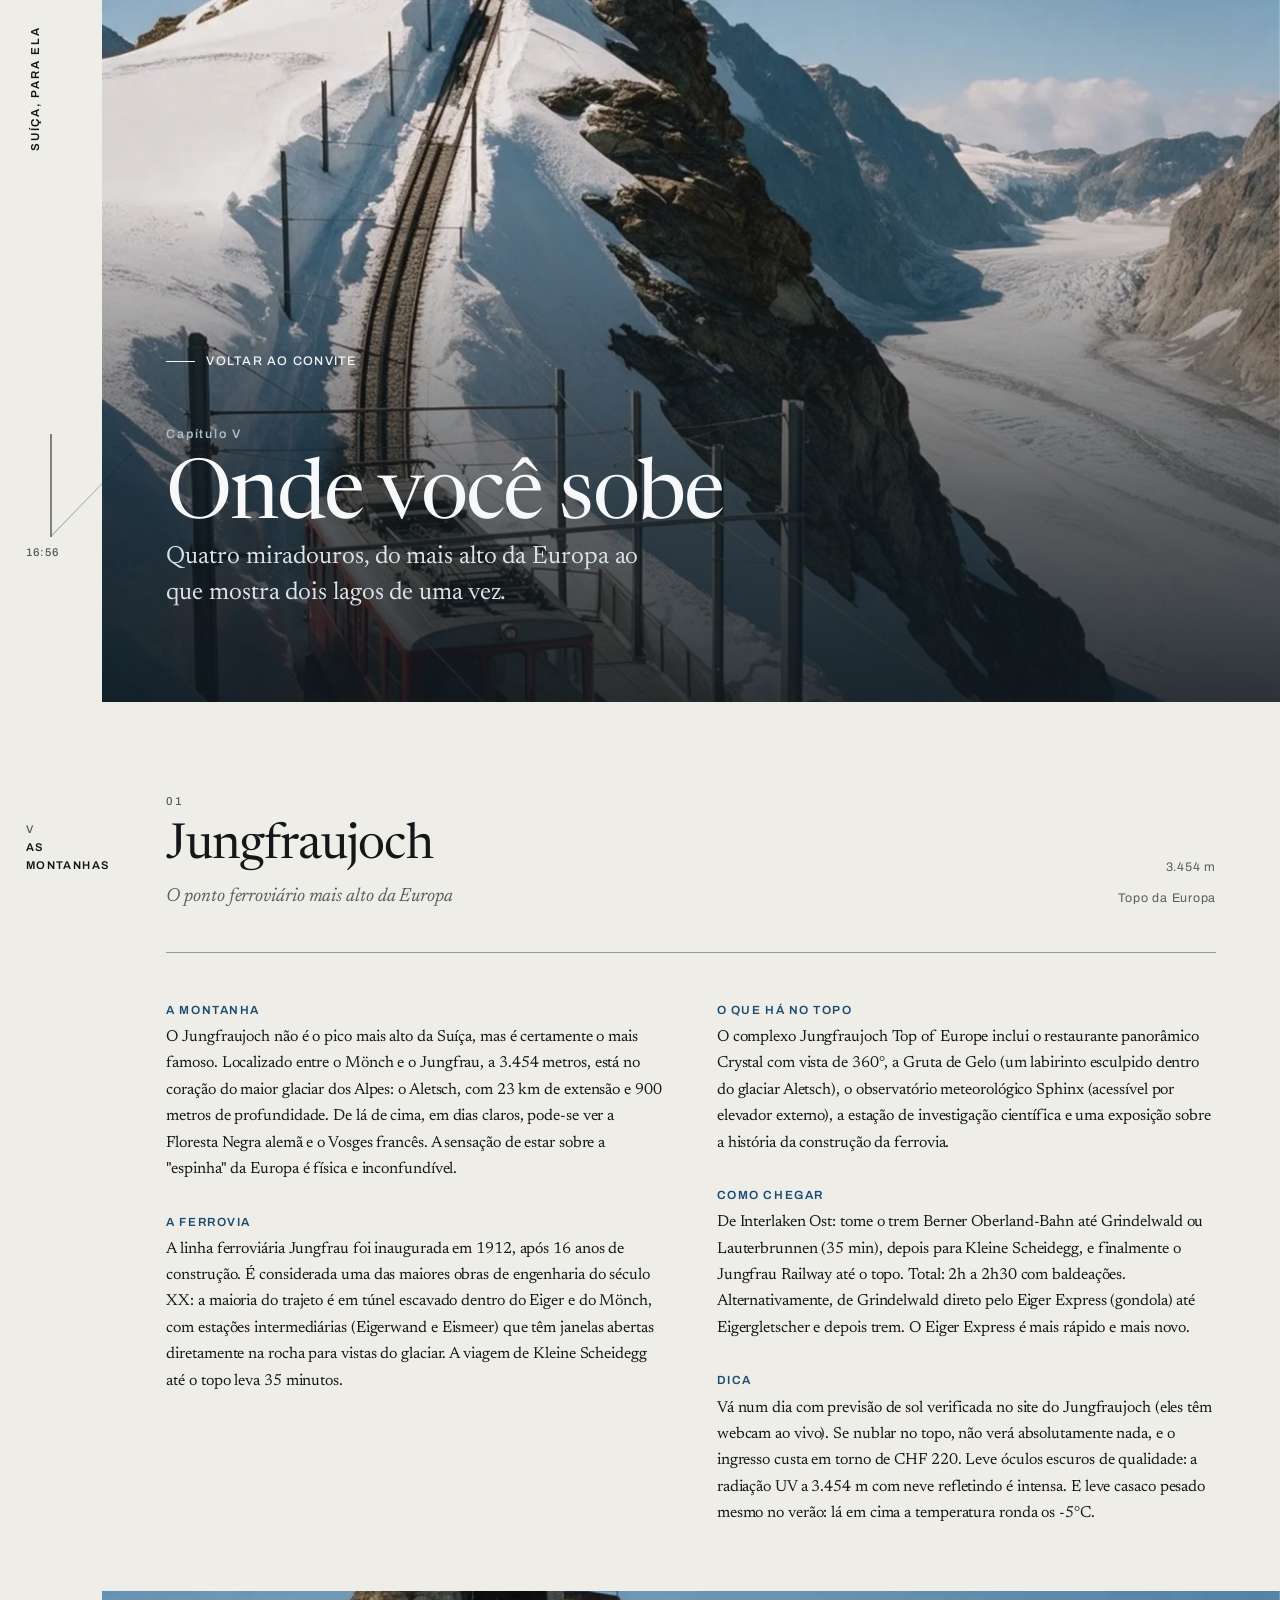
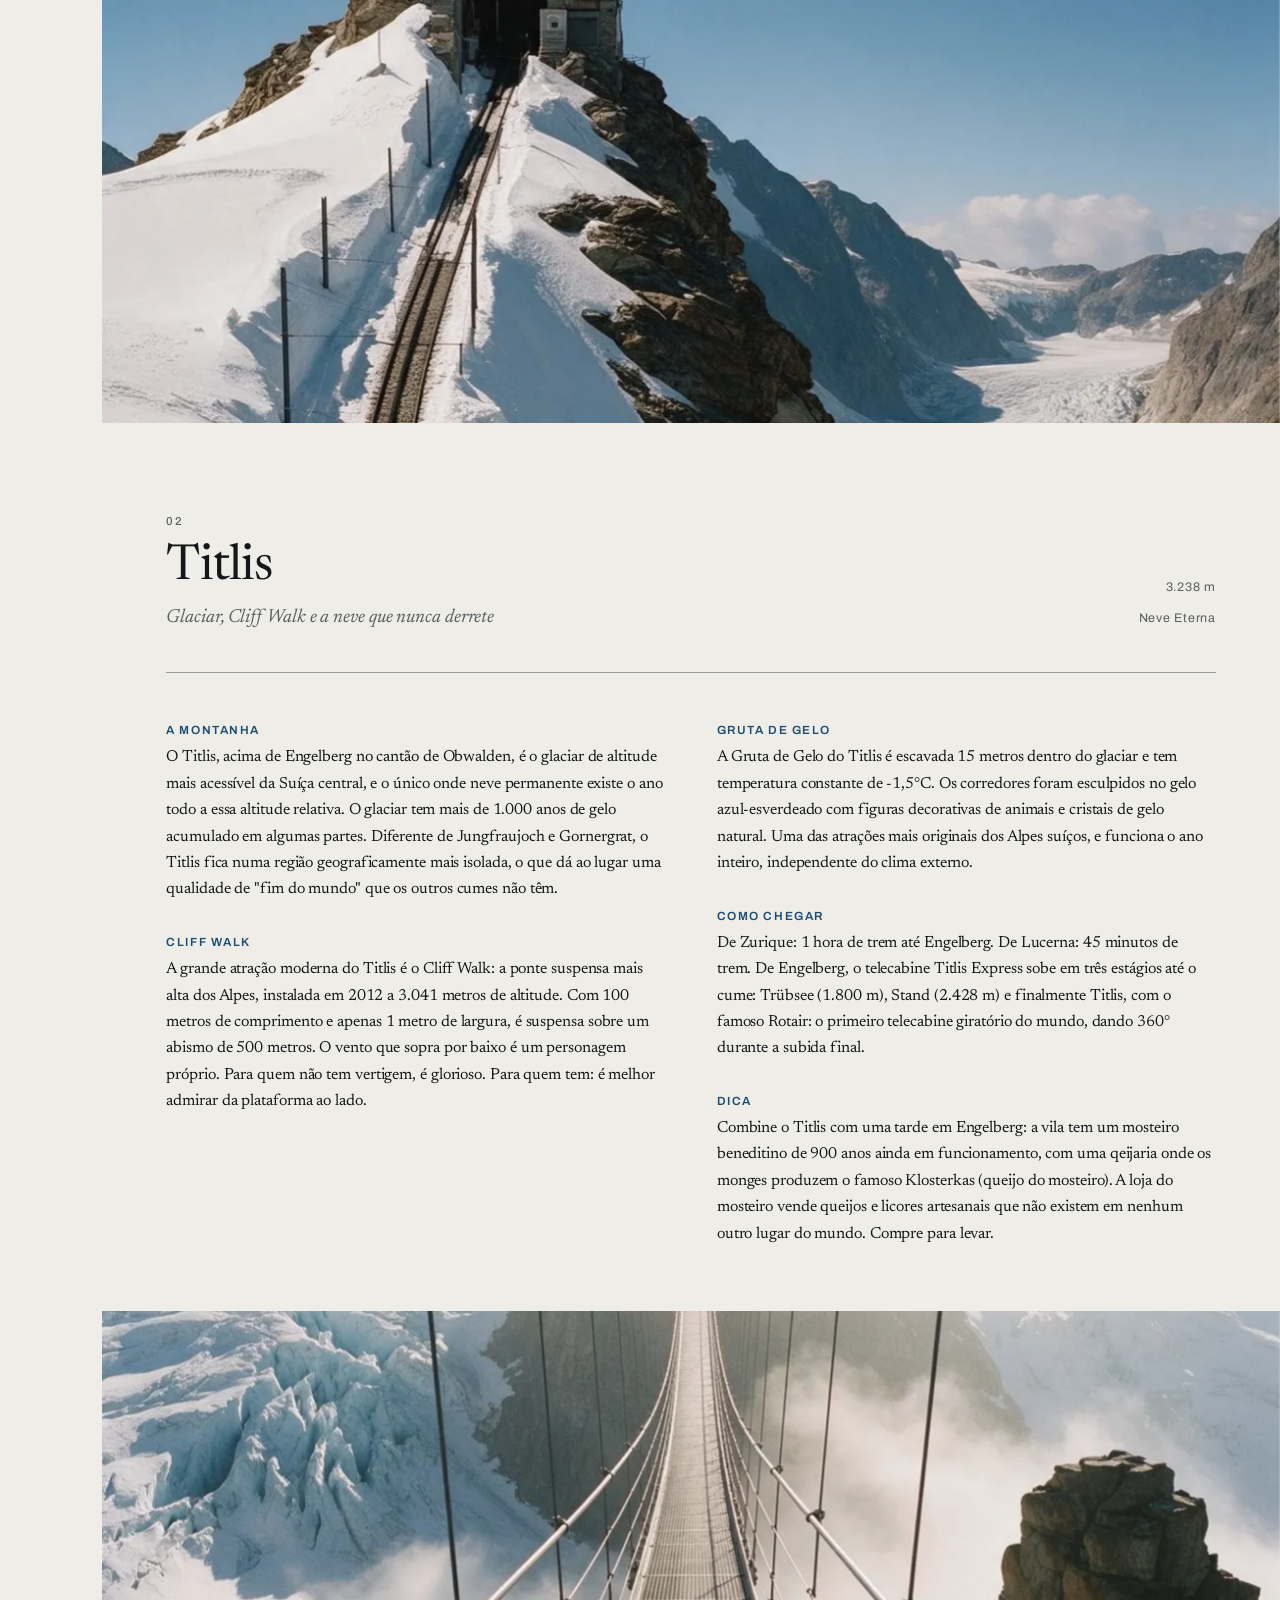
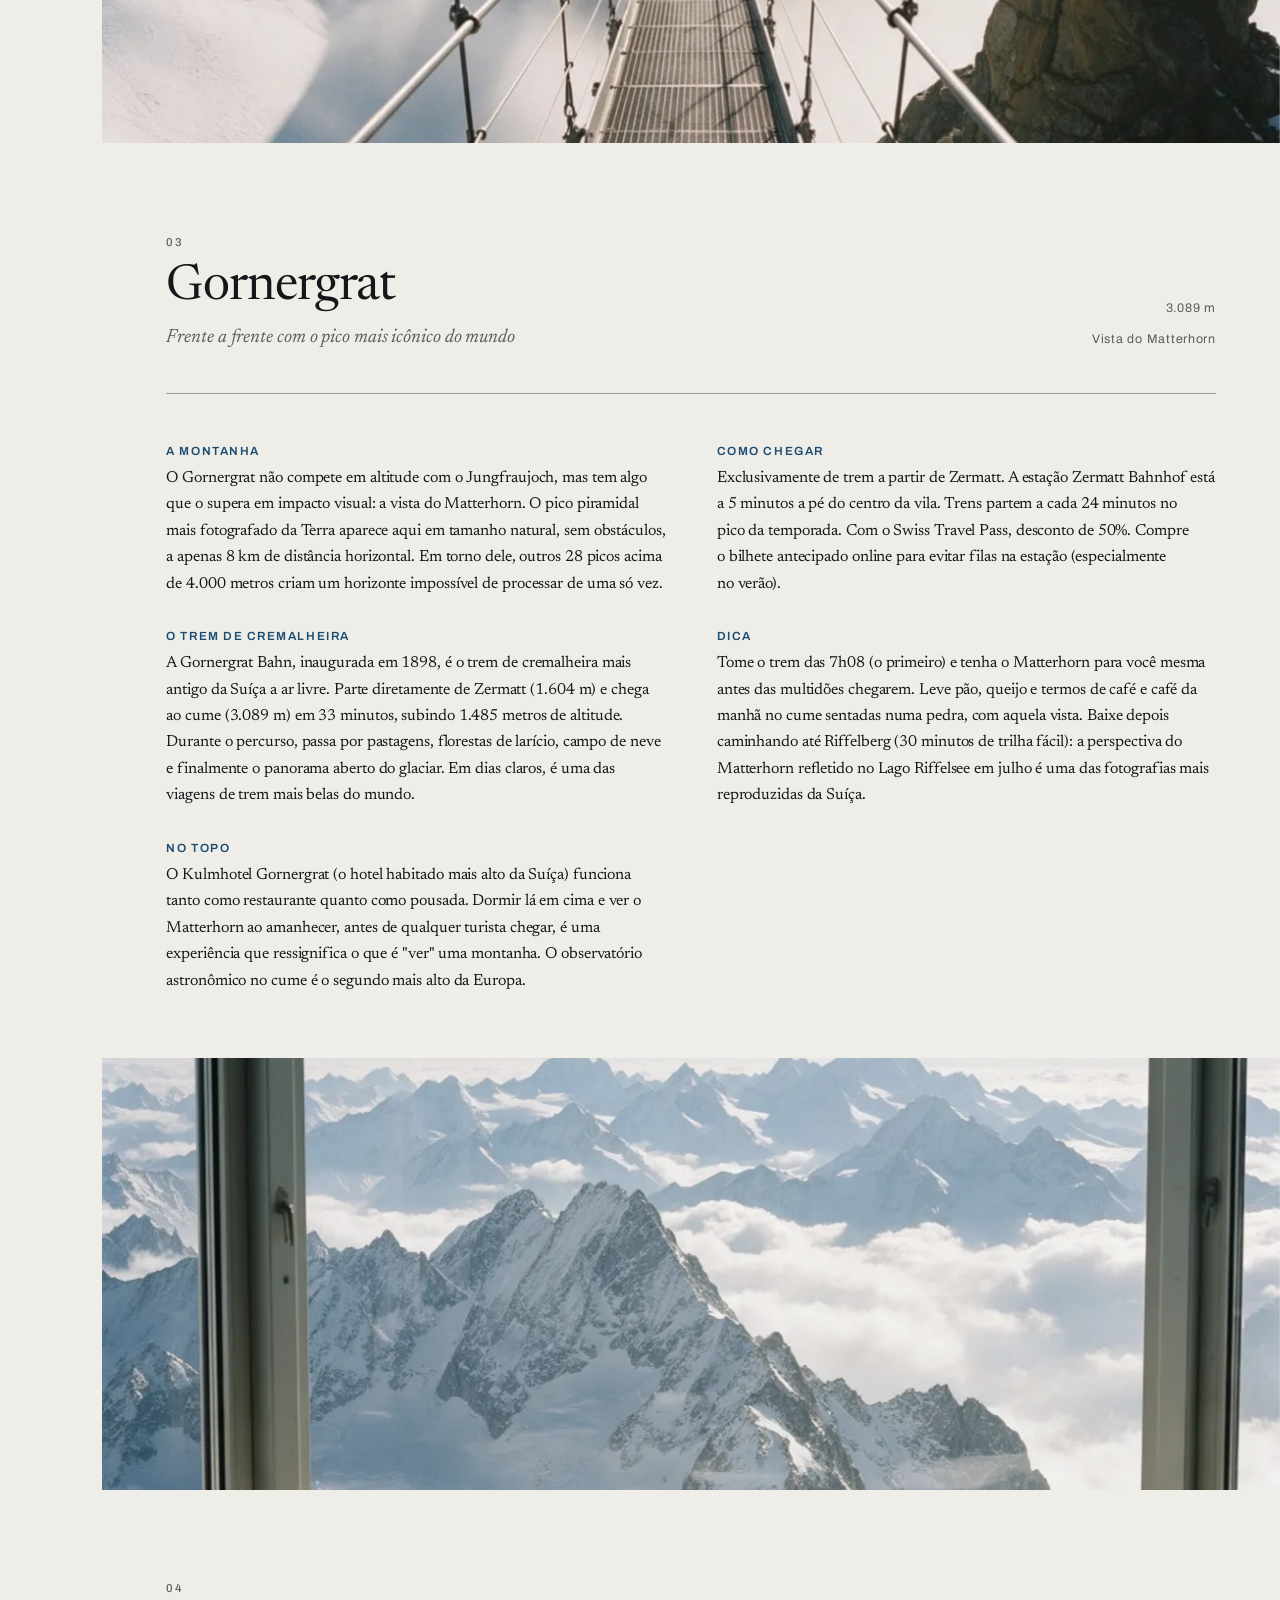
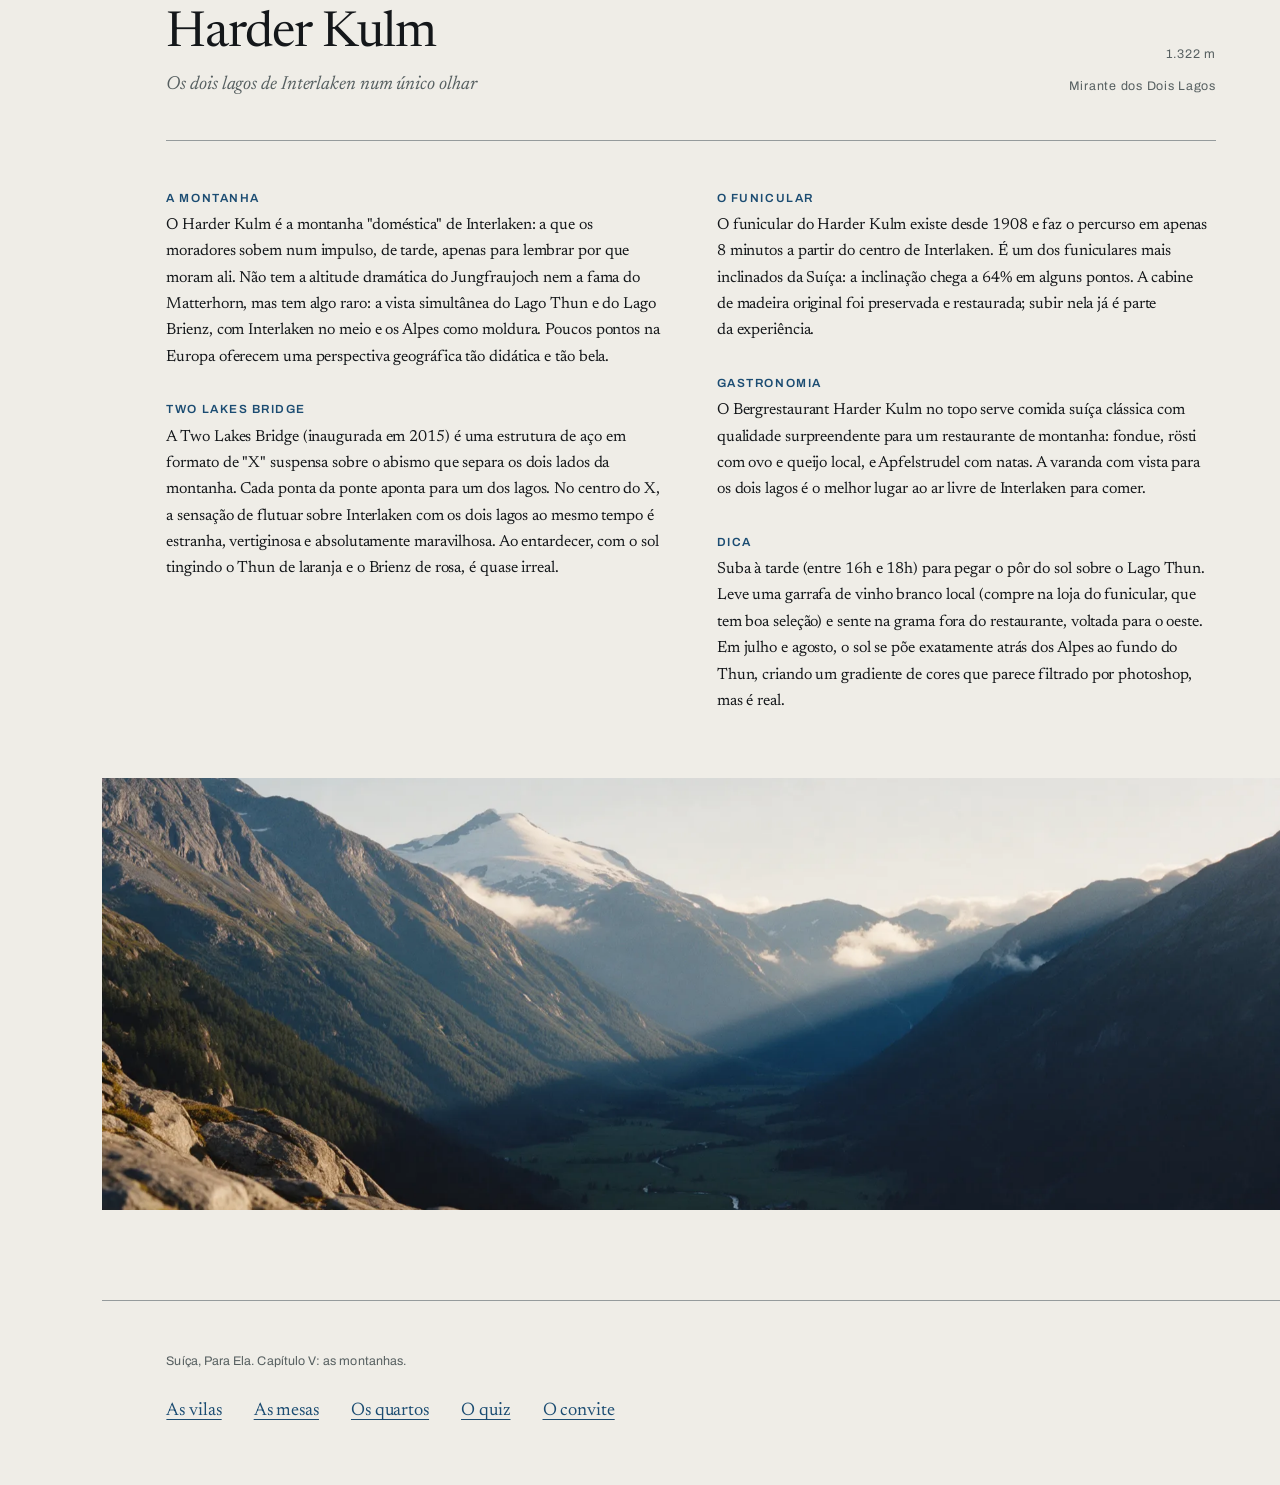
<file: montanhas.html>
<!doctype html>
<html lang="pt-BR">
<head>
<meta charset="utf-8">
<meta name="viewport" content="width=device-width, initial-scale=1, viewport-fit=cover">
<title>Onde você sobe, Suíça</title>
<meta name="description" content="Quatro miradouros, do mais alto da Europa ao que mostra dois lagos de uma vez. Onde você sobe no roteiro da Suíça.">
<link rel="icon" href="data:image/svg+xml,<svg xmlns='http://www.w3.org/2000/svg' viewBox='0 0 32 32'><rect width='32' height='32' fill='%23EDEFEE'/><path d='M4 24 L13 11 L19 19 L23 14 L28 24 Z' fill='%231B4C72'/></svg>">
<link rel="preconnect" href="https://fonts.googleapis.com">
<link rel="preconnect" href="https://fonts.gstatic.com" crossorigin>
<link href="https://fonts.googleapis.com/css2?family=Archivo:wght@400;500;600&family=Newsreader:opsz,wght@6..72,300;6..72,400;6..72,500&display=swap" rel="stylesheet">
<link rel="stylesheet" href="scrollcraft.css">
<link rel="stylesheet" href="site.css">
<link rel="stylesheet" href="detail.css">
</head>
<body>
<span data-sc-progress></span>
<a class="sc-skip" href="#conteudo">Ir para o conteúdo</a>

<aside class="folio" aria-hidden="true">
  <span class="folio__mark">Suíça, Para Ela</span>
  <div class="dial">
    <span class="dial__shadow"></span>
    <span class="dial__gnomon"></span>
    <span class="dial__hour" data-hour>06:40</span>
  </div>
  <p class="folio__chapter"><span>V</span><b>As montanhas</b></p>
</aside>
<main class="page" id="conteudo">

  <header class="detail-hero" data-sc-act="flow">
    <div class="detail-hero__bed">
      <img src="assets/05-monte-a.webp" alt="Vale alpino visto de um ombro de rocha na luz do fim da tarde, com um pico nevado ao fundo." data-sc-parallax="-1.5">
    </div>
    <div class="wrap detail-hero__type" data-sc-in data-sc-stagger="70">
      <a class="back" href="index.html">Voltar ao convite</a>
      <span class="intertitle__num">Capítulo V</span>
      <h1 class="display">Onde você sobe</h1>
      <p class="lede">Quatro miradouros, do mais alto da Europa ao que mostra dois lagos de uma vez.</p>
    </div>
  </header>


  <article class="entry" id="jungfraujoch" data-sc-act="flow">
    <div class="wrap">
      <header class="entry__head">
        <div class="entry__id">
          <span class="label">01</span>
          <h2 class="display--sm">Jungfraujoch</h2>
          <p class="entry__sub">O ponto ferroviário mais alto da Europa</p>
        </div>
        <ul class="facts">
          <li>3.454 m</li>
          <li>Topo da Europa</li>
        </ul>
      </header>
      <div class="entry__body">
        <div class="block">
          <h3 class="block__h">A montanha</h3>
          <p>O Jungfraujoch não é o pico mais alto da Suíça, mas é certamente o mais famoso. Localizado entre o Mönch e o Jungfrau, a 3.454 metros, está no coração do maior glaciar dos Alpes: o Aletsch, com 23 km de extensão e 900 metros de profundidade. De lá de cima, em dias claros, pode-se ver a Floresta Negra alemã e o Vosges francês. A sensação de estar sobre a &quot;espinha&quot; da Europa é física e inconfundível.</p>
        </div>
        <div class="block">
          <h3 class="block__h">A ferrovia</h3>
          <p>A linha ferroviária Jungfrau foi inaugurada em 1912, após 16 anos de construção. É considerada uma das maiores obras de engenharia do século XX: a maioria do trajeto é em túnel escavado dentro do Eiger e do Mönch, com estações intermediárias (Eigerwand e Eismeer) que têm janelas abertas diretamente na rocha para vistas do glaciar. A viagem de Kleine Scheidegg até o topo leva 35 minutos.</p>
        </div>
        <div class="block">
          <h3 class="block__h">O que há no topo</h3>
          <p>O complexo Jungfraujoch Top of Europe inclui o restaurante panorâmico Crystal com vista de 360°, a Gruta de Gelo (um labirinto esculpido dentro do glaciar Aletsch), o observatório meteorológico Sphinx (acessível por elevador externo), a estação de investigação científica e uma exposição sobre a história da construção da ferrovia.</p>
        </div>
        <div class="block">
          <h3 class="block__h">Como chegar</h3>
          <p>De Interlaken Ost: tome o trem Berner Oberland-Bahn até Grindelwald ou Lauterbrunnen (35 min), depois para Kleine Scheidegg, e finalmente o Jungfrau Railway até o topo. Total: 2h a 2h30 com baldeações. Alternativamente, de Grindelwald direto pelo Eiger Express (gondola) até Eigergletscher e depois trem. O Eiger Express é mais rápido e mais novo.</p>
        </div>
        <div class="block">
          <h3 class="block__h">Dica</h3>
          <p>Vá num dia com previsão de sol verificada no site do Jungfraujoch (eles têm webcam ao vivo). Se nublar no topo, não verá absolutamente nada, e o ingresso custa em torno de CHF 220. Leve óculos escuros de qualidade: a radiação UV a 3.454 m com neve refletindo é intensa. E leve casaco pesado mesmo no verão: lá em cima a temperatura ronda os -5°C.</p>
        </div>
      </div>
    </div>

    <div class="band" aria-hidden="true">
      <img src="assets/05-monte-a.webp" alt="" data-sc-parallax="-0.9"
           style="object-position: 50% 28%">
    </div>
  </article>

  <article class="entry" id="titlis" data-sc-act="flow">
    <div class="wrap">
      <header class="entry__head">
        <div class="entry__id">
          <span class="label">02</span>
          <h2 class="display--sm">Titlis</h2>
          <p class="entry__sub">Glaciar, Cliff Walk e a neve que nunca derrete</p>
        </div>
        <ul class="facts">
          <li>3.238 m</li>
          <li>Neve Eterna</li>
        </ul>
      </header>
      <div class="entry__body">
        <div class="block">
          <h3 class="block__h">A montanha</h3>
          <p>O Titlis, acima de Engelberg no cantão de Obwalden, é o glaciar de altitude mais acessível da Suíça central, e o único onde neve permanente existe o ano todo a essa altitude relativa. O glaciar tem mais de 1.000 anos de gelo acumulado em algumas partes. Diferente de Jungfraujoch e Gornergrat, o Titlis fica numa região geograficamente mais isolada, o que dá ao lugar uma qualidade de &quot;fim do mundo&quot; que os outros cumes não têm.</p>
        </div>
        <div class="block">
          <h3 class="block__h">Cliff Walk</h3>
          <p>A grande atração moderna do Titlis é o Cliff Walk: a ponte suspensa mais alta dos Alpes, instalada em 2012 a 3.041 metros de altitude. Com 100 metros de comprimento e apenas 1 metro de largura, é suspensa sobre um abismo de 500 metros. O vento que sopra por baixo é um personagem próprio. Para quem não tem vertigem, é glorioso. Para quem tem: é melhor admirar da plataforma ao lado.</p>
        </div>
        <div class="block">
          <h3 class="block__h">Gruta de Gelo</h3>
          <p>A Gruta de Gelo do Titlis é escavada 15 metros dentro do glaciar e tem temperatura constante de -1,5°C. Os corredores foram esculpidos no gelo azul-esverdeado com figuras decorativas de animais e cristais de gelo natural. Uma das atrações mais originais dos Alpes suíços, e funciona o ano inteiro, independente do clima externo.</p>
        </div>
        <div class="block">
          <h3 class="block__h">Como chegar</h3>
          <p>De Zurique: 1 hora de trem até Engelberg. De Lucerna: 45 minutos de trem. De Engelberg, o telecabine Titlis Express sobe em três estágios até o cume: Trübsee (1.800 m), Stand (2.428 m) e finalmente Titlis, com o famoso Rotair: o primeiro telecabine giratório do mundo, dando 360° durante a subida final.</p>
        </div>
        <div class="block">
          <h3 class="block__h">Dica</h3>
          <p>Combine o Titlis com uma tarde em Engelberg: a vila tem um mosteiro beneditino de 900 anos ainda em funcionamento, com uma qeijaria onde os monges produzem o famoso Klosterkas (queijo do mosteiro). A loja do mosteiro vende queijos e licores artesanais que não existem em nenhum outro lugar do mundo. Compre para levar.</p>
        </div>
      </div>
    </div>

    <div class="band" aria-hidden="true">
      <img src="assets/05-monte-b.webp" alt="" data-sc-parallax="-1.3"
           style="object-position: 50% 62%">
    </div>
  </article>

  <article class="entry" id="gornergrat" data-sc-act="flow">
    <div class="wrap">
      <header class="entry__head">
        <div class="entry__id">
          <span class="label">03</span>
          <h2 class="display--sm">Gornergrat</h2>
          <p class="entry__sub">Frente a frente com o pico mais icônico do mundo</p>
        </div>
        <ul class="facts">
          <li>3.089 m</li>
          <li>Vista do Matterhorn</li>
        </ul>
      </header>
      <div class="entry__body">
        <div class="block">
          <h3 class="block__h">A montanha</h3>
          <p>O Gornergrat não compete em altitude com o Jungfraujoch, mas tem algo que o supera em impacto visual: a vista do Matterhorn. O pico piramidal mais fotografado da Terra aparece aqui em tamanho natural, sem obstáculos, a apenas 8 km de distância horizontal. Em torno dele, outros 28 picos acima de 4.000 metros criam um horizonte impossível de processar de uma só vez.</p>
        </div>
        <div class="block">
          <h3 class="block__h">O trem de cremalheira</h3>
          <p>A Gornergrat Bahn, inaugurada em 1898, é o trem de cremalheira mais antigo da Suíça a ar livre. Parte diretamente de Zermatt (1.604 m) e chega ao cume (3.089 m) em 33 minutos, subindo 1.485 metros de altitude. Durante o percurso, passa por pastagens, florestas de larício, campo de neve e finalmente o panorama aberto do glaciar. Em dias claros, é uma das viagens de trem mais belas do mundo.</p>
        </div>
        <div class="block">
          <h3 class="block__h">No topo</h3>
          <p>O Kulmhotel Gornergrat (o hotel habitado mais alto da Suíça) funciona tanto como restaurante quanto como pousada. Dormir lá em cima e ver o Matterhorn ao amanhecer, antes de qualquer turista chegar, é uma experiência que ressignifica o que é &quot;ver&quot; uma montanha. O observatório astronômico no cume é o segundo mais alto da Europa.</p>
        </div>
        <div class="block">
          <h3 class="block__h">Como chegar</h3>
          <p>Exclusivamente de trem a partir de Zermatt. A estação Zermatt Bahnhof está a 5 minutos a pé do centro da vila. Trens partem a cada 24 minutos no pico da temporada. Com o Swiss Travel Pass, desconto de 50%. Compre o bilhete antecipado online para evitar filas na estação (especialmente no verão).</p>
        </div>
        <div class="block">
          <h3 class="block__h">Dica</h3>
          <p>Tome o trem das 7h08 (o primeiro) e tenha o Matterhorn para você mesma antes das multidões chegarem. Leve pão, queijo e termos de café e café da manhã no cume sentadas numa pedra, com aquela vista. Baixe depois caminhando até Riffelberg (30 minutos de trilha fácil): a perspectiva do Matterhorn refletido no Lago Riffelsee em julho é uma das fotografias mais reproduzidas da Suíça.</p>
        </div>
      </div>
    </div>

    <div class="band" aria-hidden="true">
      <img src="assets/03-mesa-c.webp" alt="" data-sc-parallax="-0.6"
           style="object-position: 50% 44%">
    </div>
  </article>

  <article class="entry" id="harderkulm" data-sc-act="flow">
    <div class="wrap">
      <header class="entry__head">
        <div class="entry__id">
          <span class="label">04</span>
          <h2 class="display--sm">Harder Kulm</h2>
          <p class="entry__sub">Os dois lagos de Interlaken num único olhar</p>
        </div>
        <ul class="facts">
          <li>1.322 m</li>
          <li>Mirante dos Dois Lagos</li>
        </ul>
      </header>
      <div class="entry__body">
        <div class="block">
          <h3 class="block__h">A montanha</h3>
          <p>O Harder Kulm é a montanha &quot;doméstica&quot; de Interlaken: a que os moradores sobem num impulso, de tarde, apenas para lembrar por que moram ali. Não tem a altitude dramática do Jungfraujoch nem a fama do Matterhorn, mas tem algo raro: a vista simultânea do Lago Thun e do Lago Brienz, com Interlaken no meio e os Alpes como moldura. Poucos pontos na Europa oferecem uma perspectiva geográfica tão didática e tão bela.</p>
        </div>
        <div class="block">
          <h3 class="block__h">Two Lakes Bridge</h3>
          <p>A Two Lakes Bridge (inaugurada em 2015) é uma estrutura de aço em formato de &quot;X&quot; suspensa sobre o abismo que separa os dois lados da montanha. Cada ponta da ponte aponta para um dos lagos. No centro do X, a sensação de flutuar sobre Interlaken com os dois lagos ao mesmo tempo é estranha, vertiginosa e absolutamente maravilhosa. Ao entardecer, com o sol tingindo o Thun de laranja e o Brienz de rosa, é quase irreal.</p>
        </div>
        <div class="block">
          <h3 class="block__h">O funicular</h3>
          <p>O funicular do Harder Kulm existe desde 1908 e faz o percurso em apenas 8 minutos a partir do centro de Interlaken. É um dos funiculares mais inclinados da Suíça: a inclinação chega a 64% em alguns pontos. A cabine de madeira original foi preservada e restaurada; subir nela já é parte da experiência.</p>
        </div>
        <div class="block">
          <h3 class="block__h">Gastronomia</h3>
          <p>O Bergrestaurant Harder Kulm no topo serve comida suíça clássica com qualidade surpreendente para um restaurante de montanha: fondue, rösti com ovo e queijo local, e Apfelstrudel com natas. A varanda com vista para os dois lagos é o melhor lugar ao ar livre de Interlaken para comer.</p>
        </div>
        <div class="block">
          <h3 class="block__h">Dica</h3>
          <p>Suba à tarde (entre 16h e 18h) para pegar o pôr do sol sobre o Lago Thun. Leve uma garrafa de vinho branco local (compre na loja do funicular, que tem boa seleção) e sente na grama fora do restaurante, voltada para o oeste. Em julho e agosto, o sol se põe exatamente atrás dos Alpes ao fundo do Thun, criando um gradiente de cores que parece filtrado por photoshop, mas é real.</p>
        </div>
      </div>
    </div>

    <div class="band" aria-hidden="true">
      <img src="assets/07-peak-clear.webp" alt="" data-sc-parallax="-1.5"
           style="object-position: 50% 76%">
    </div>
  </article>

  <footer class="detail-foot">
    <div class="wrap">
      <p class="caption">Suíça, Para Ela. Capítulo V: as montanhas.</p>
      <div class="detail-foot__links">
        <a class="link" href="lugares.html">As vilas</a>
        <a class="link" href="restaurantes.html">As mesas</a>
        <a class="link" href="hoteis.html">Os quartos</a>
        <a class="link" href="quiz.html">O quiz</a>
        <a class="link" href="index.html">O convite</a>
      </div>
    </div>
  </footer>

</main>

<script src="scrollcraft.js"></script>
<script>
  ScrollCraft.mount(document.body);
  (function () {
    /* Mesmo instrumento da capa. Cada capítulo começa na hora que lhe cabe
       e avança dentro da própria página, para o dia continuar contínuo
       quando ela navega entre as páginas. */
    var root = document.documentElement, hourEl = document.querySelector('[data-hour]');
    var BASE = 0.88, SPAN = 0.1;
    var START = 6 * 60 + 40, END = 18 * 60 + 20, ticking = false;
    function pad(n) { return (n < 10 ? '0' : '') + n; }
    function paint() {
      ticking = false;
      var max = document.documentElement.scrollHeight - window.innerHeight;
      var local = max > 0 ? Math.min(1, Math.max(0, window.scrollY / max)) : 0;
      var day = Math.min(1, BASE + local * SPAN);
      root.style.setProperty('--day', day.toFixed(4));
      var mins = Math.round(START + (END - START) * day);
      var txt = pad(Math.floor(mins / 60)) + ':' + pad(mins % 60);
      if (hourEl && hourEl.textContent !== txt) hourEl.textContent = txt;
    }
    function onScroll() { if (!ticking) { ticking = true; requestAnimationFrame(paint); } }
    window.addEventListener('scroll', onScroll, { passive: true });
    window.addEventListener('resize', onScroll, { passive: true });
    paint();
  })();
</script>
</body>
</html>
</file>
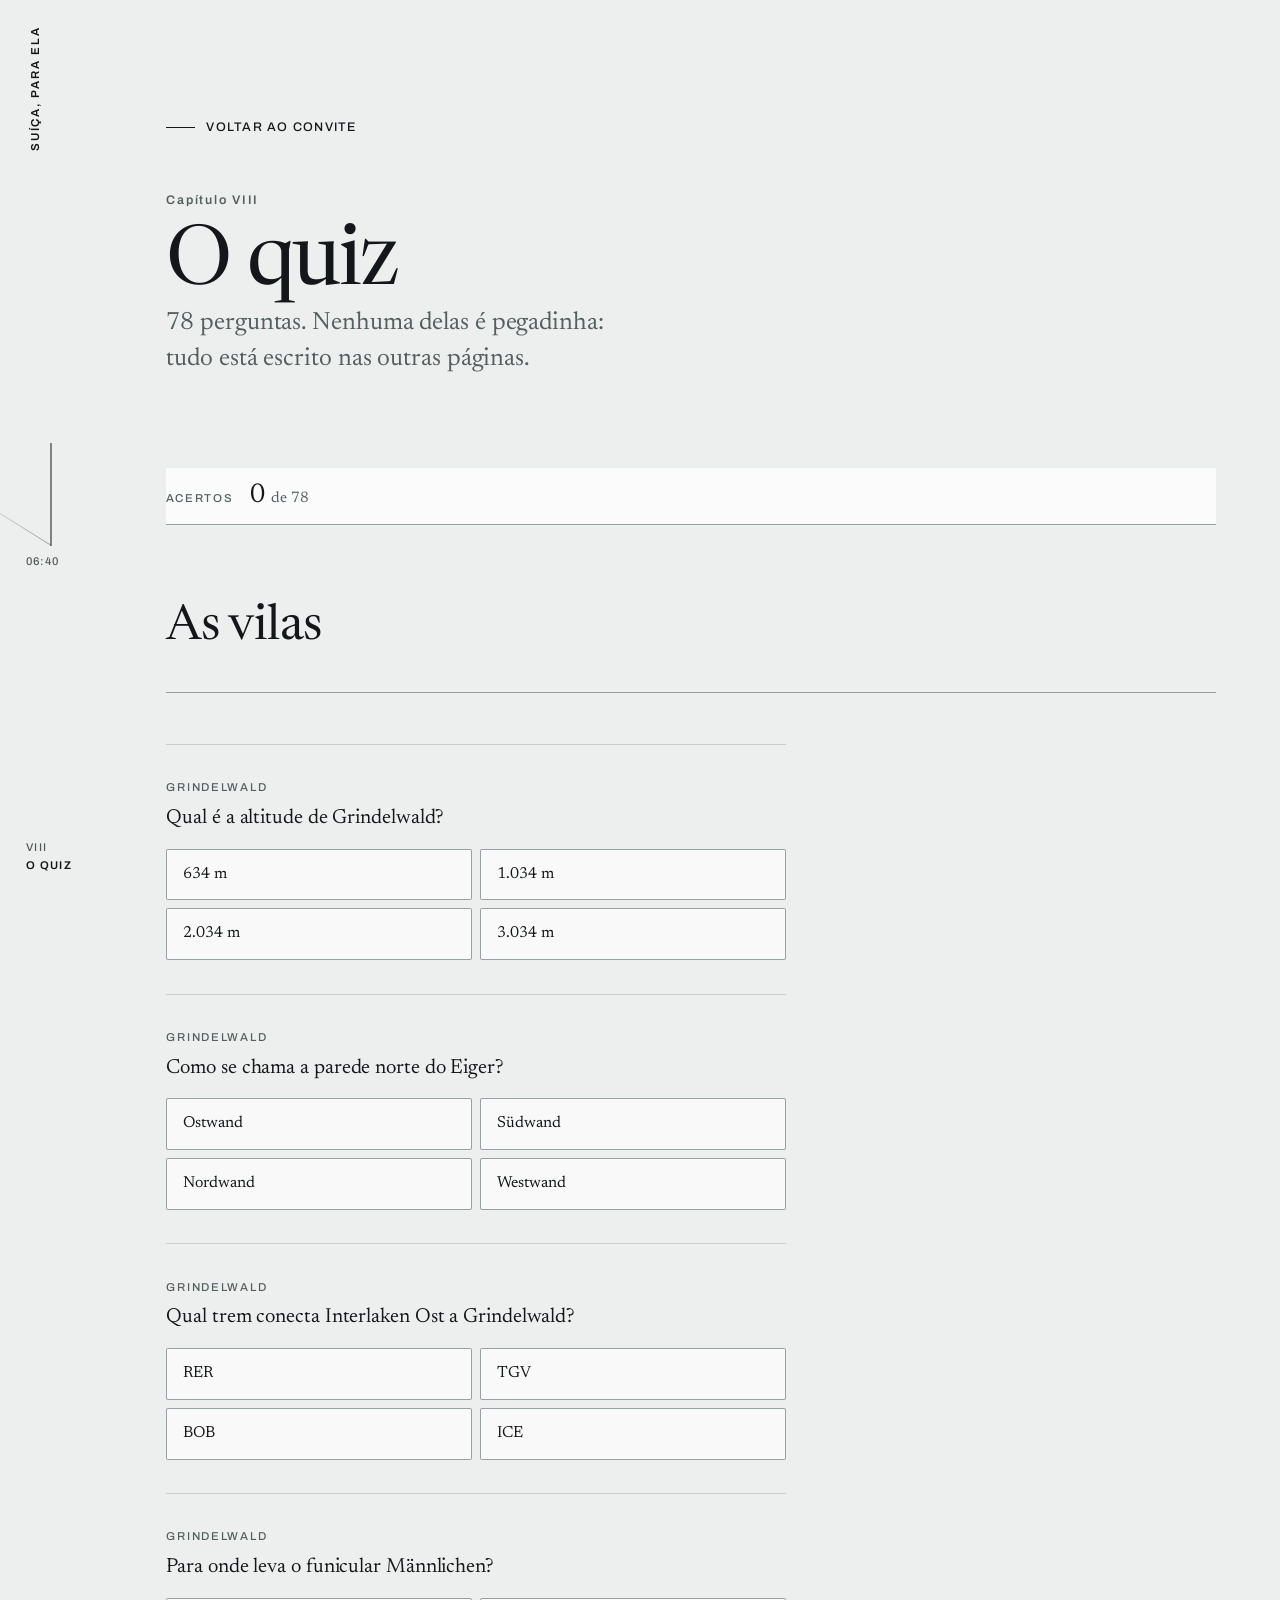
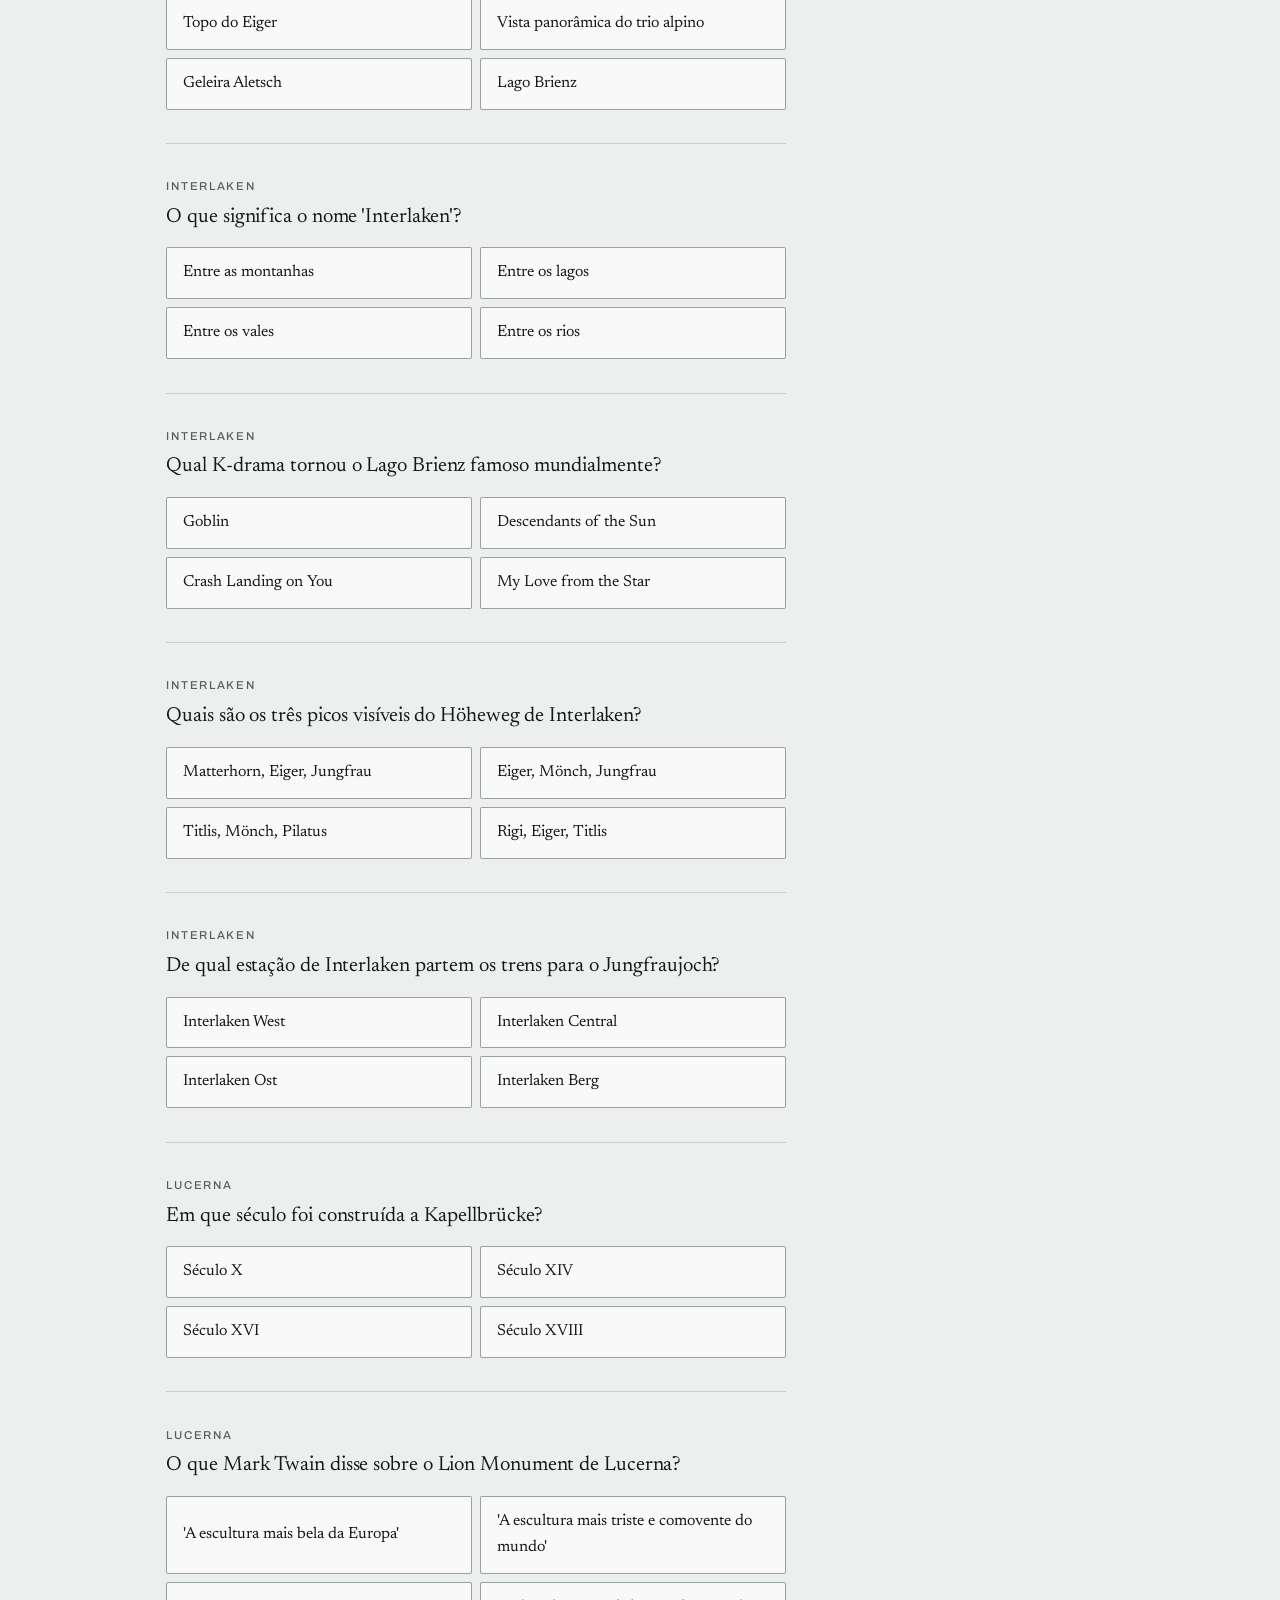
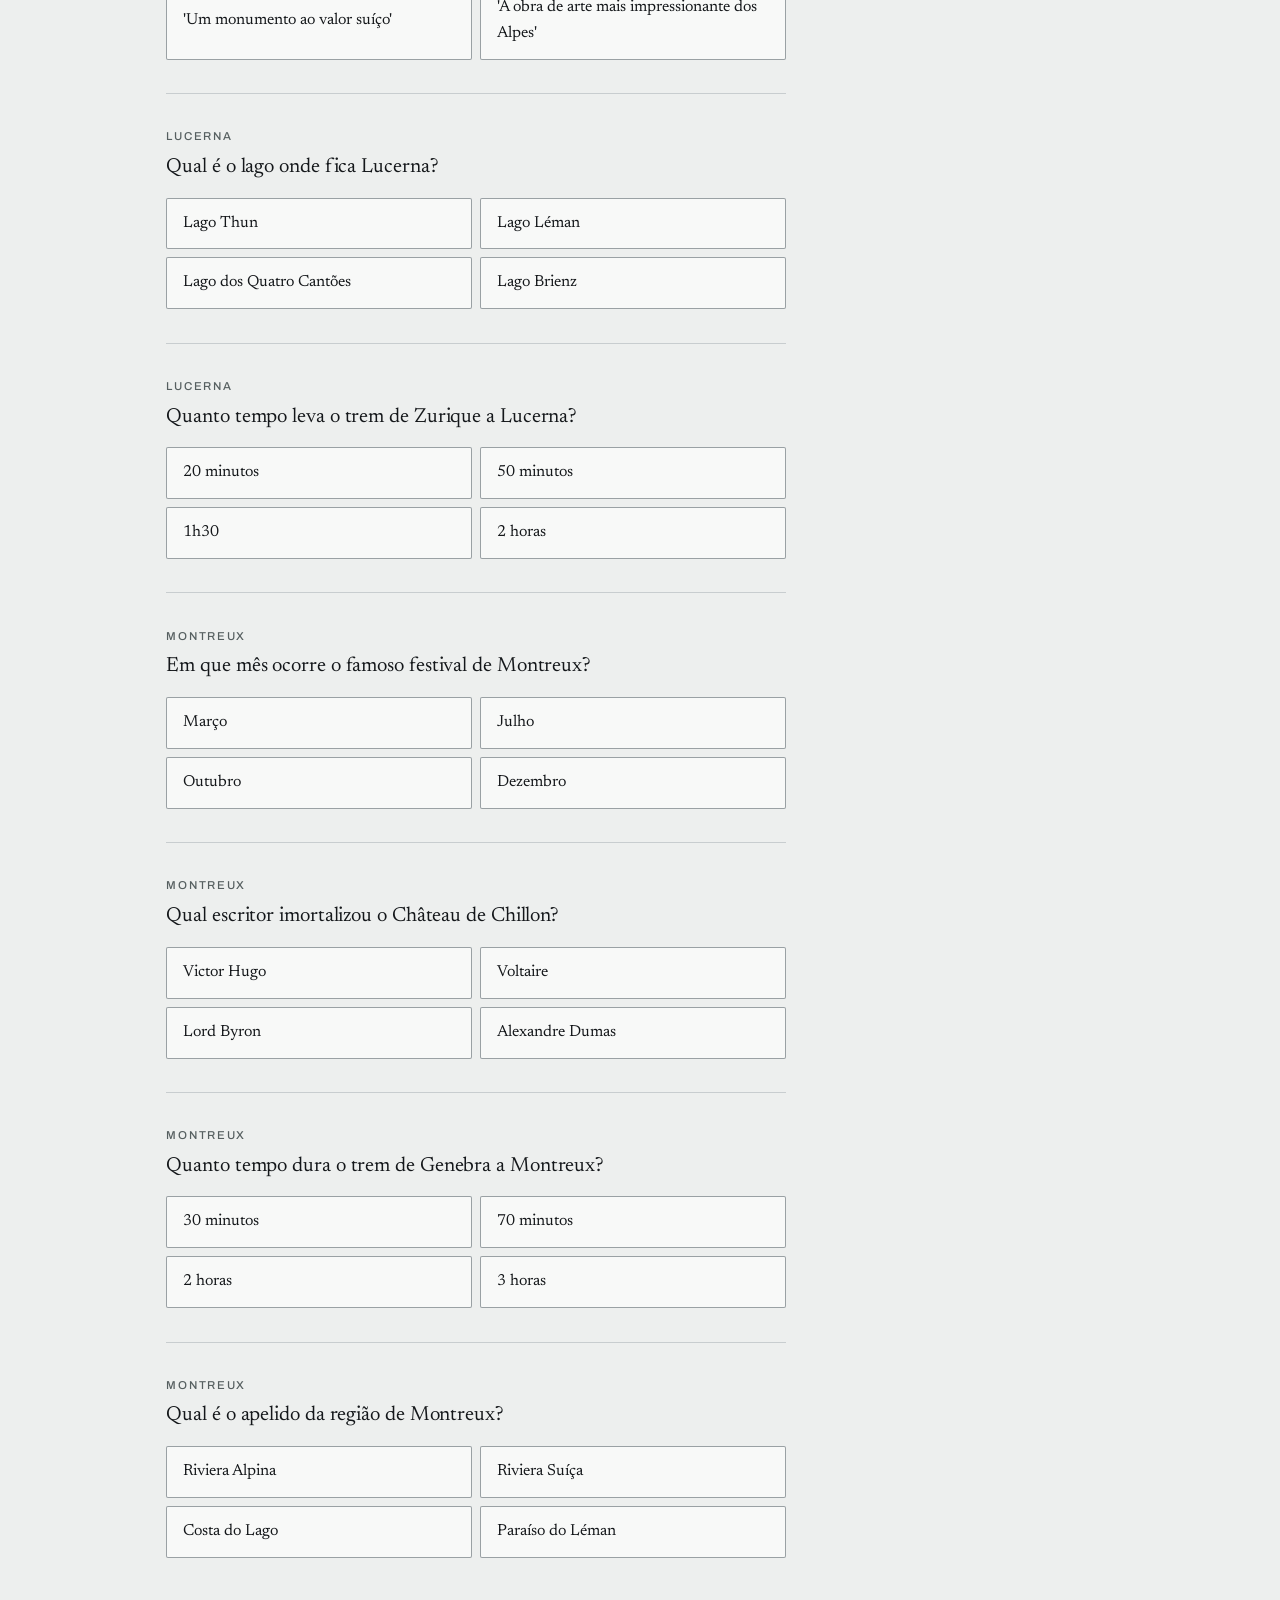
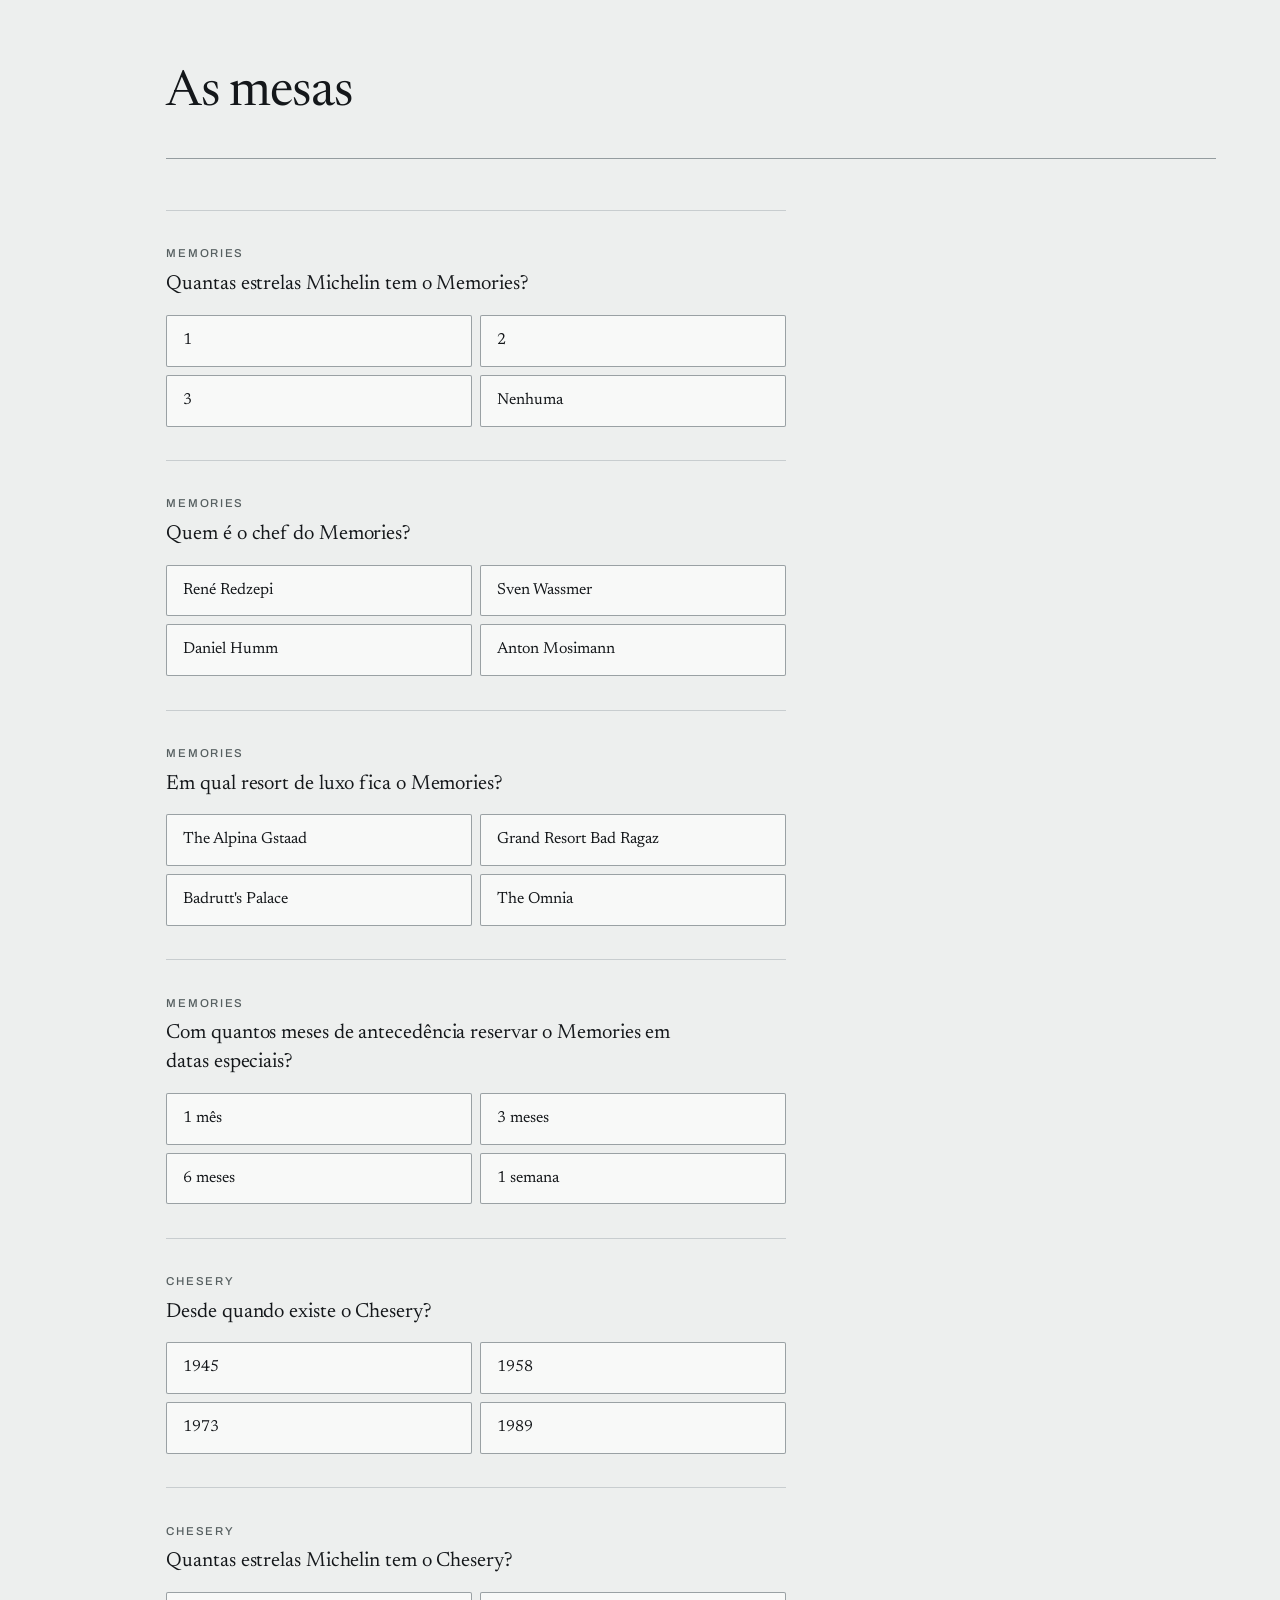
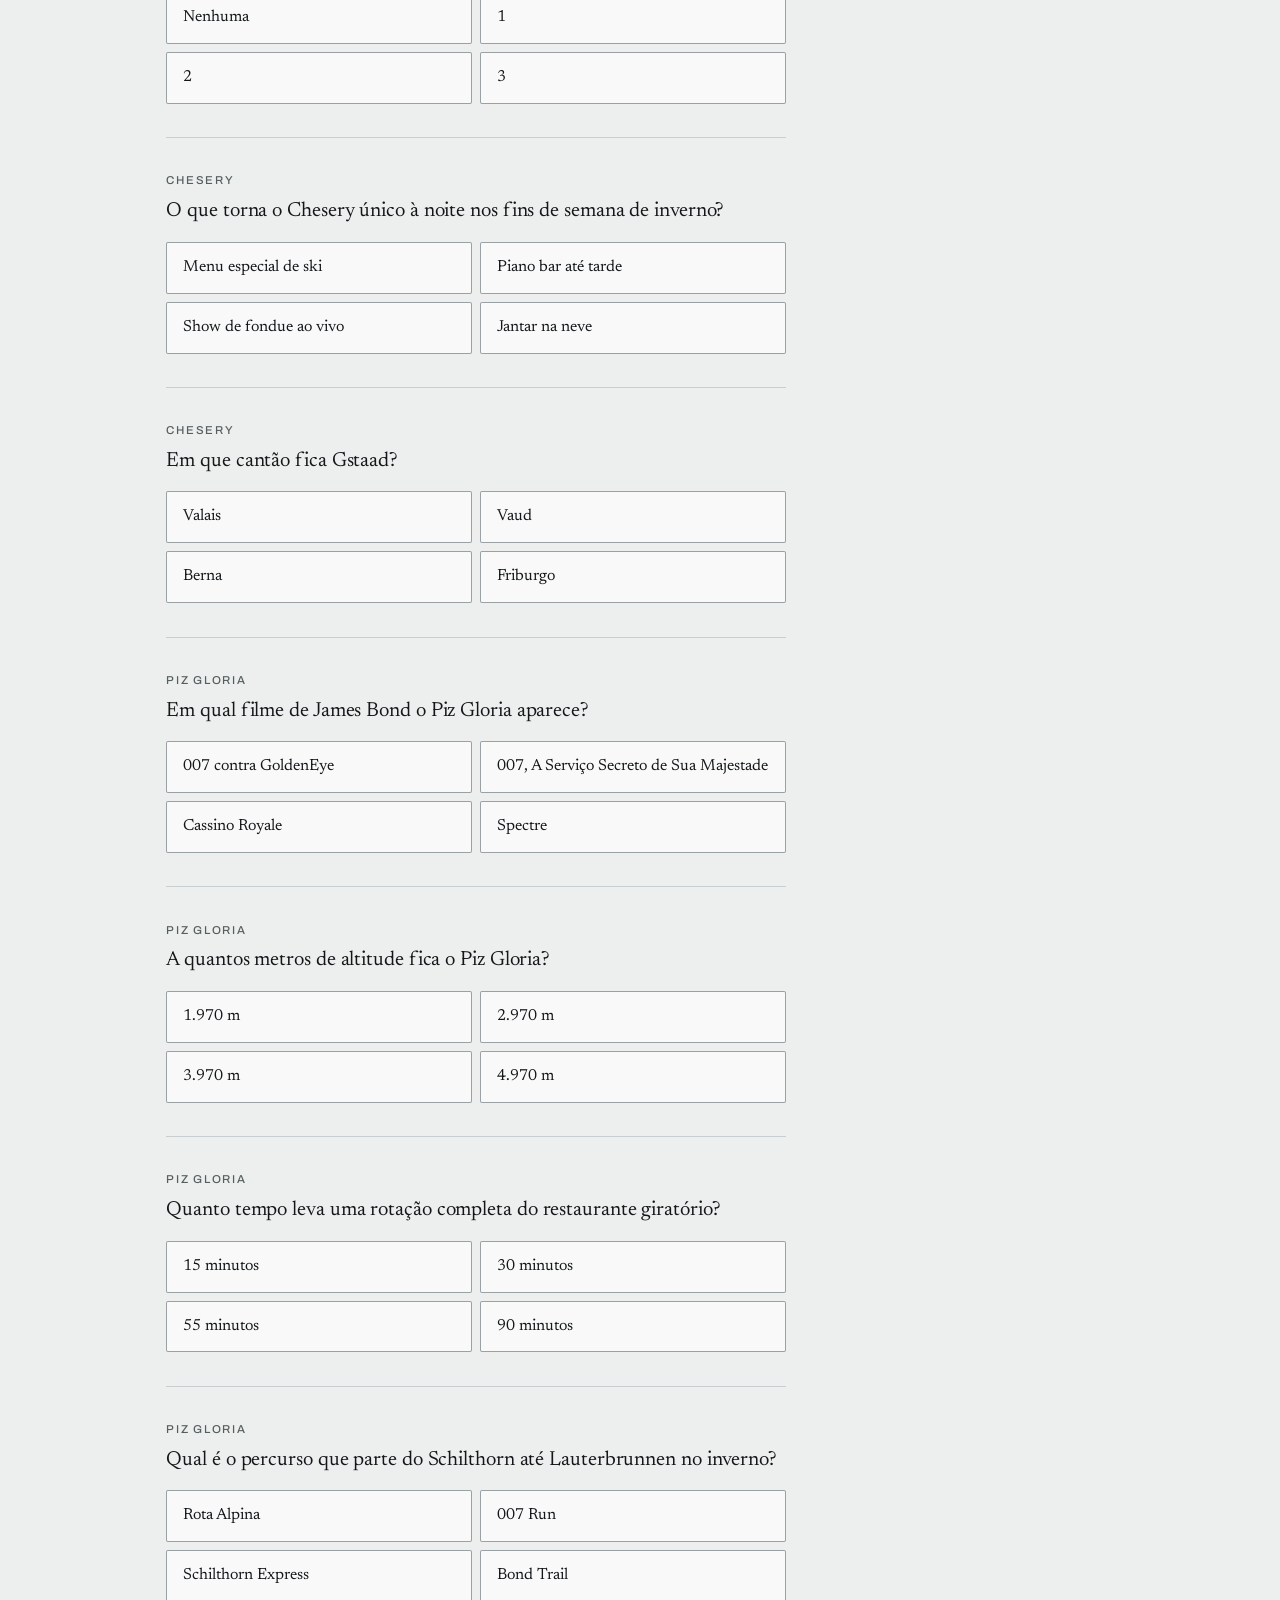
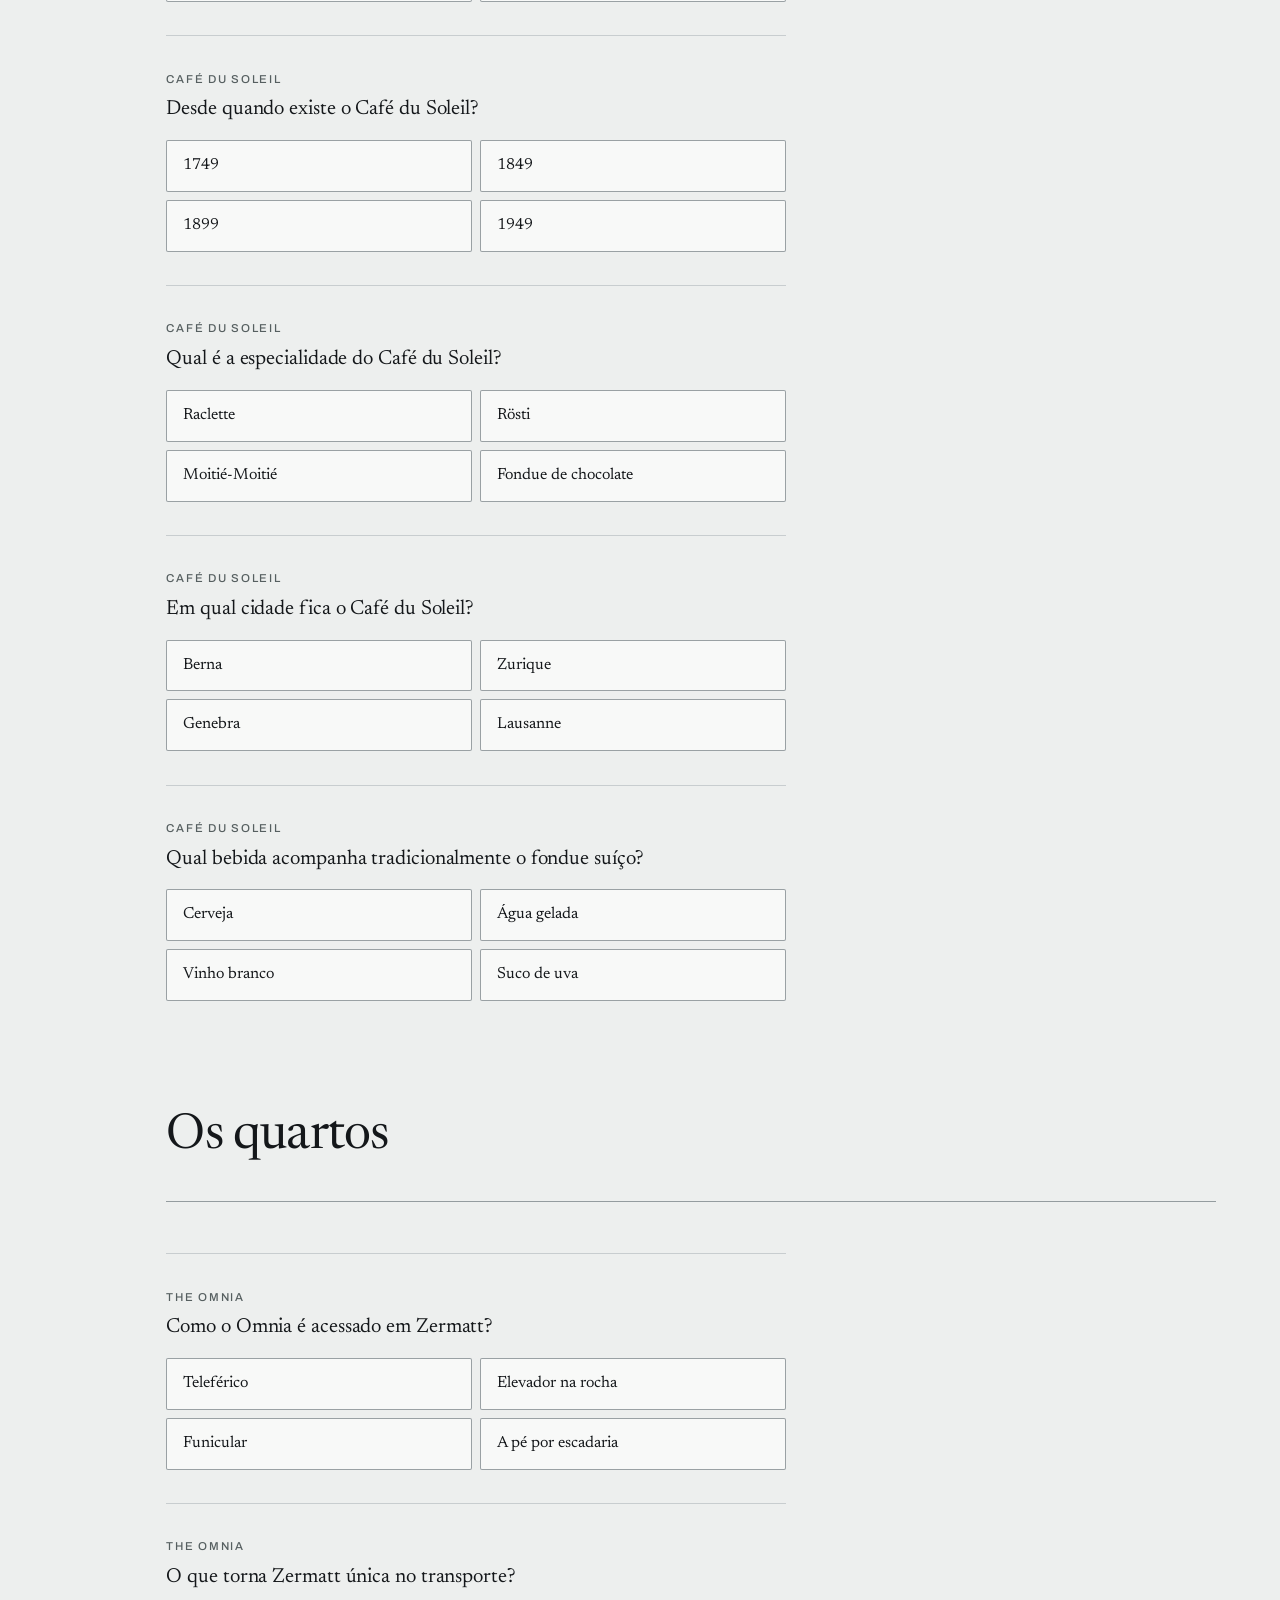
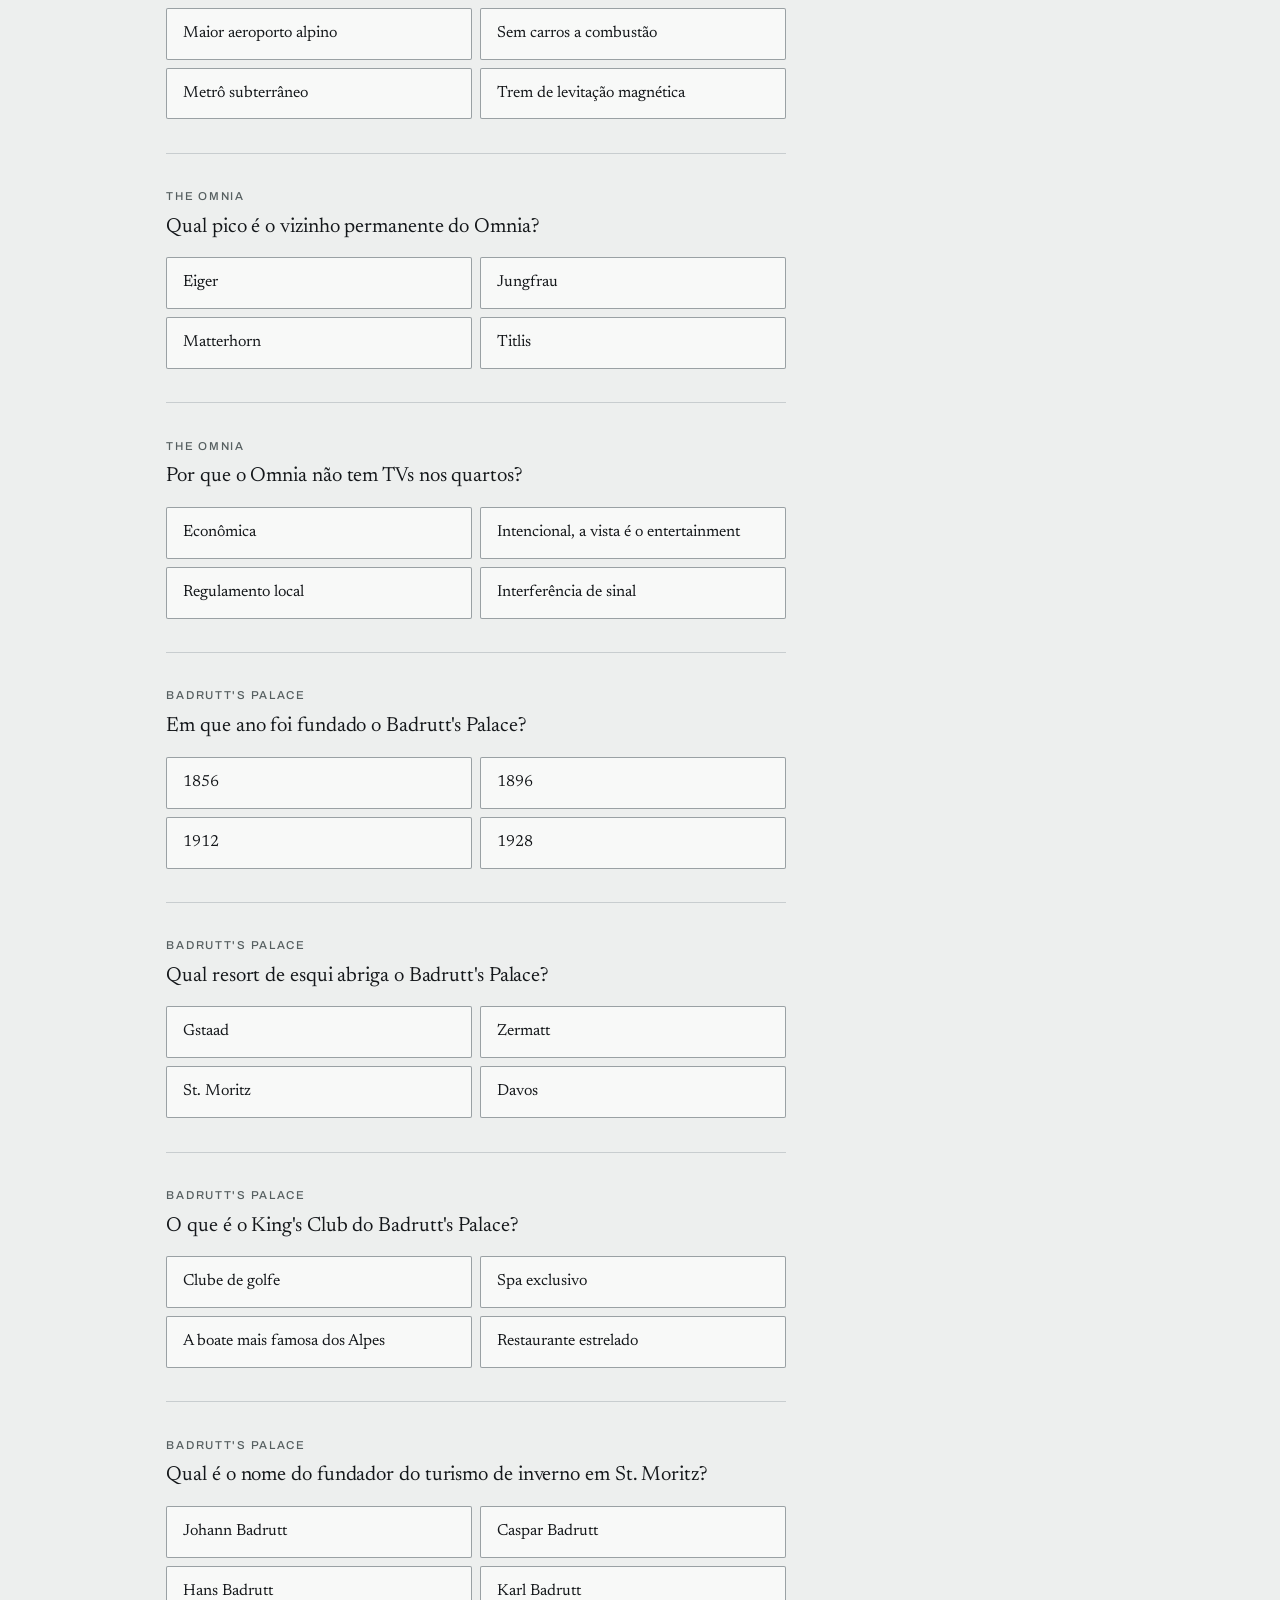
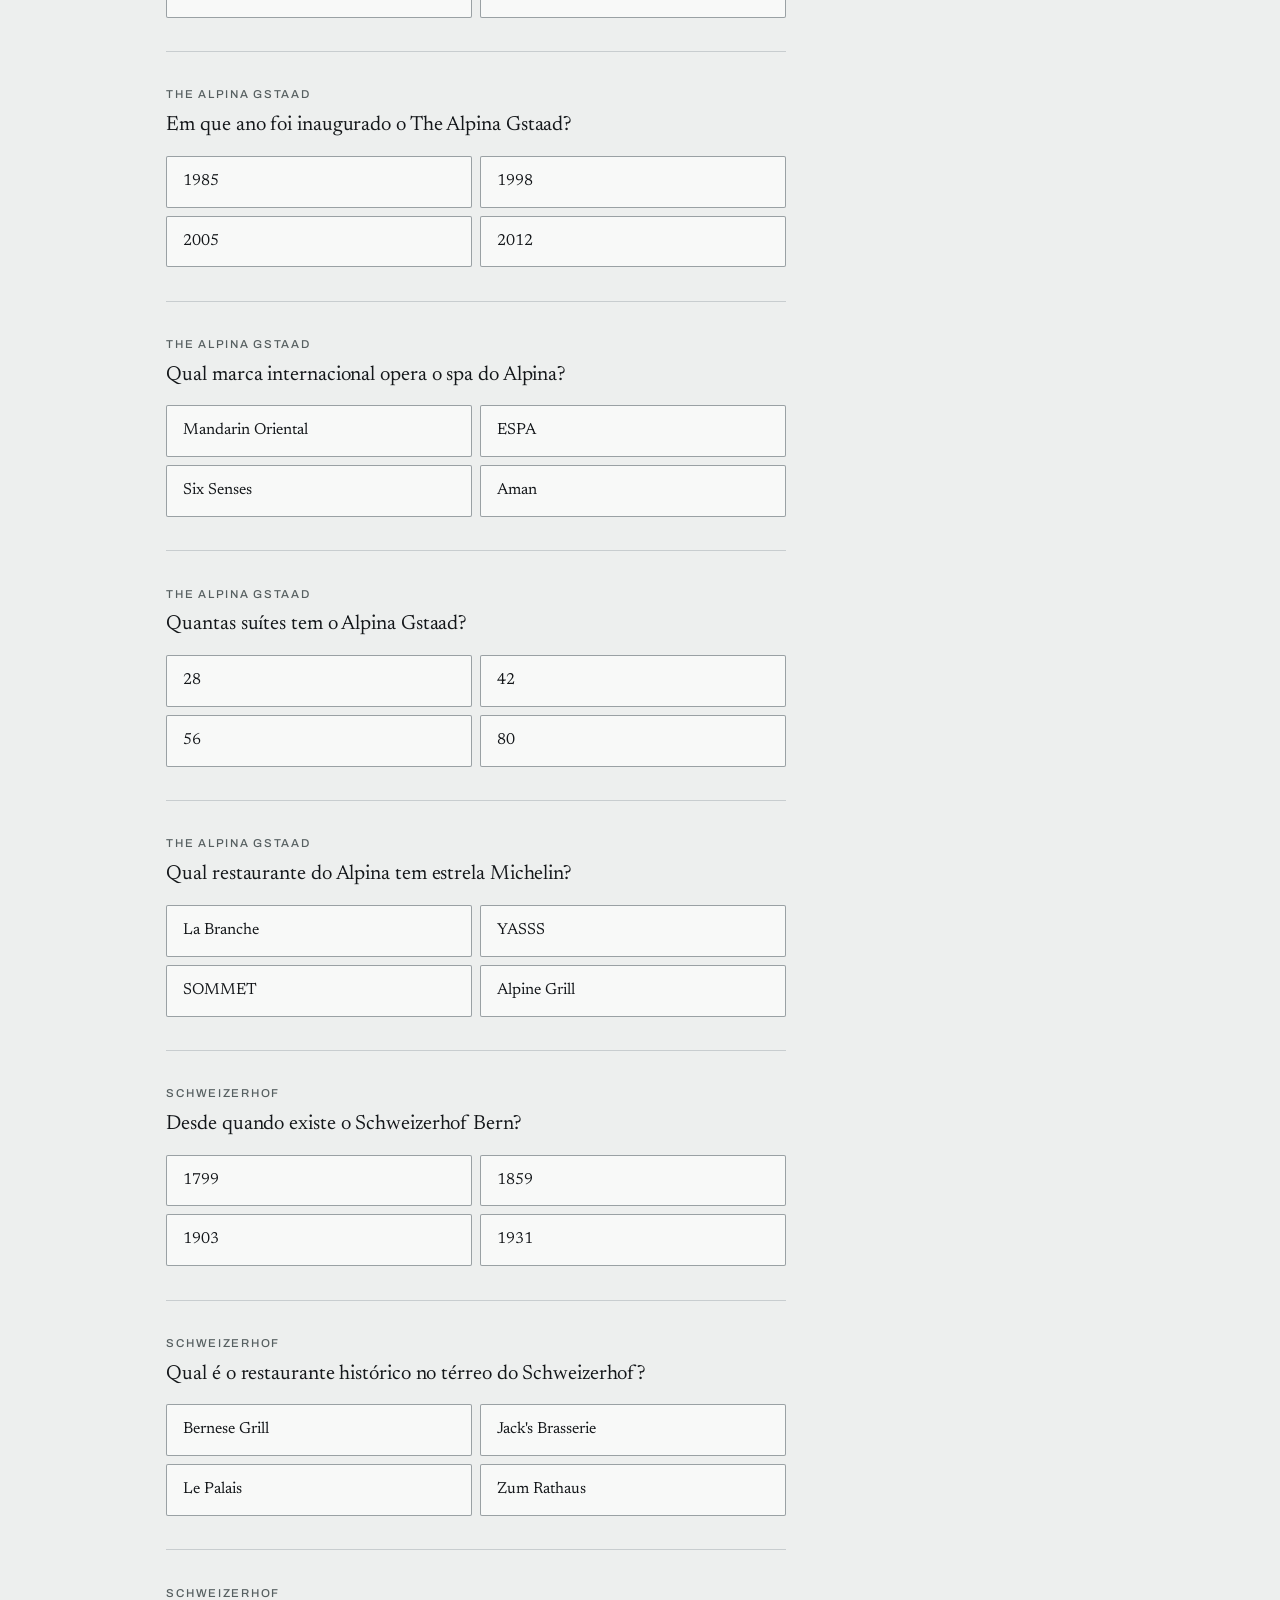
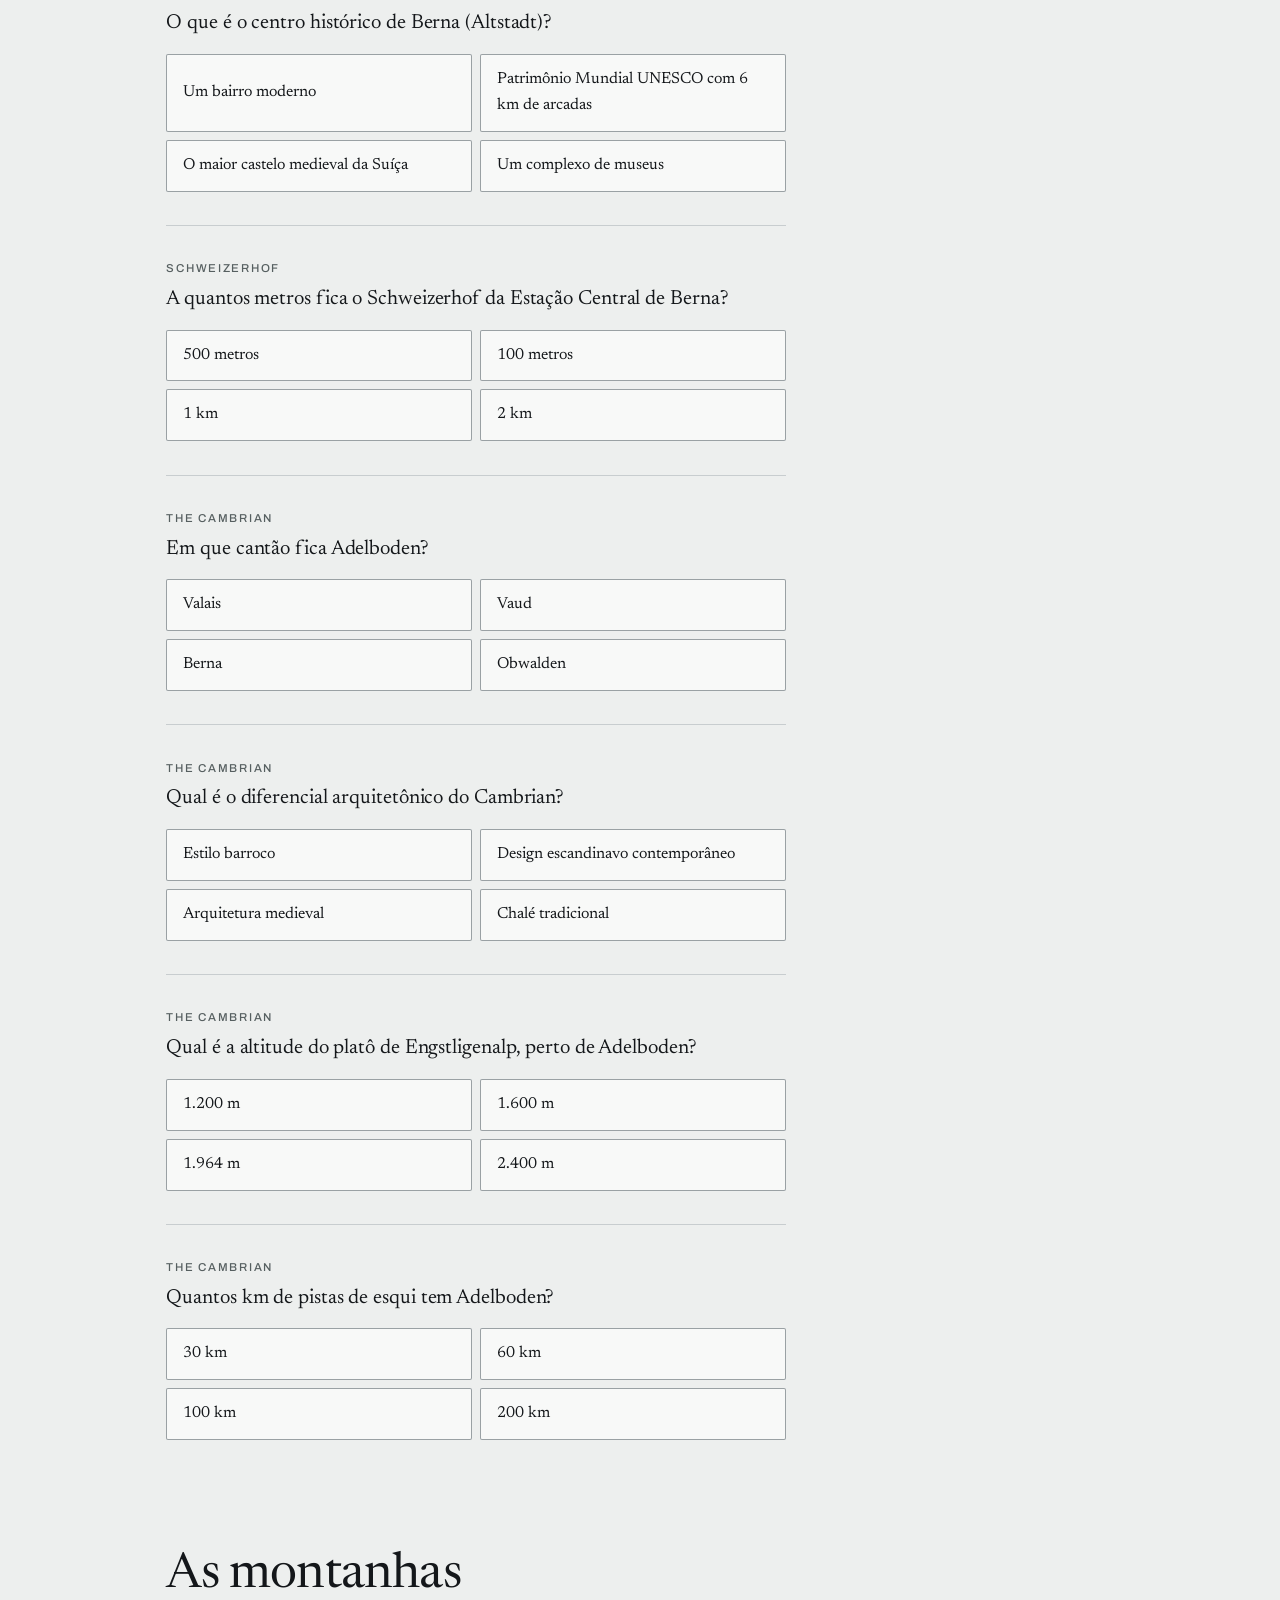
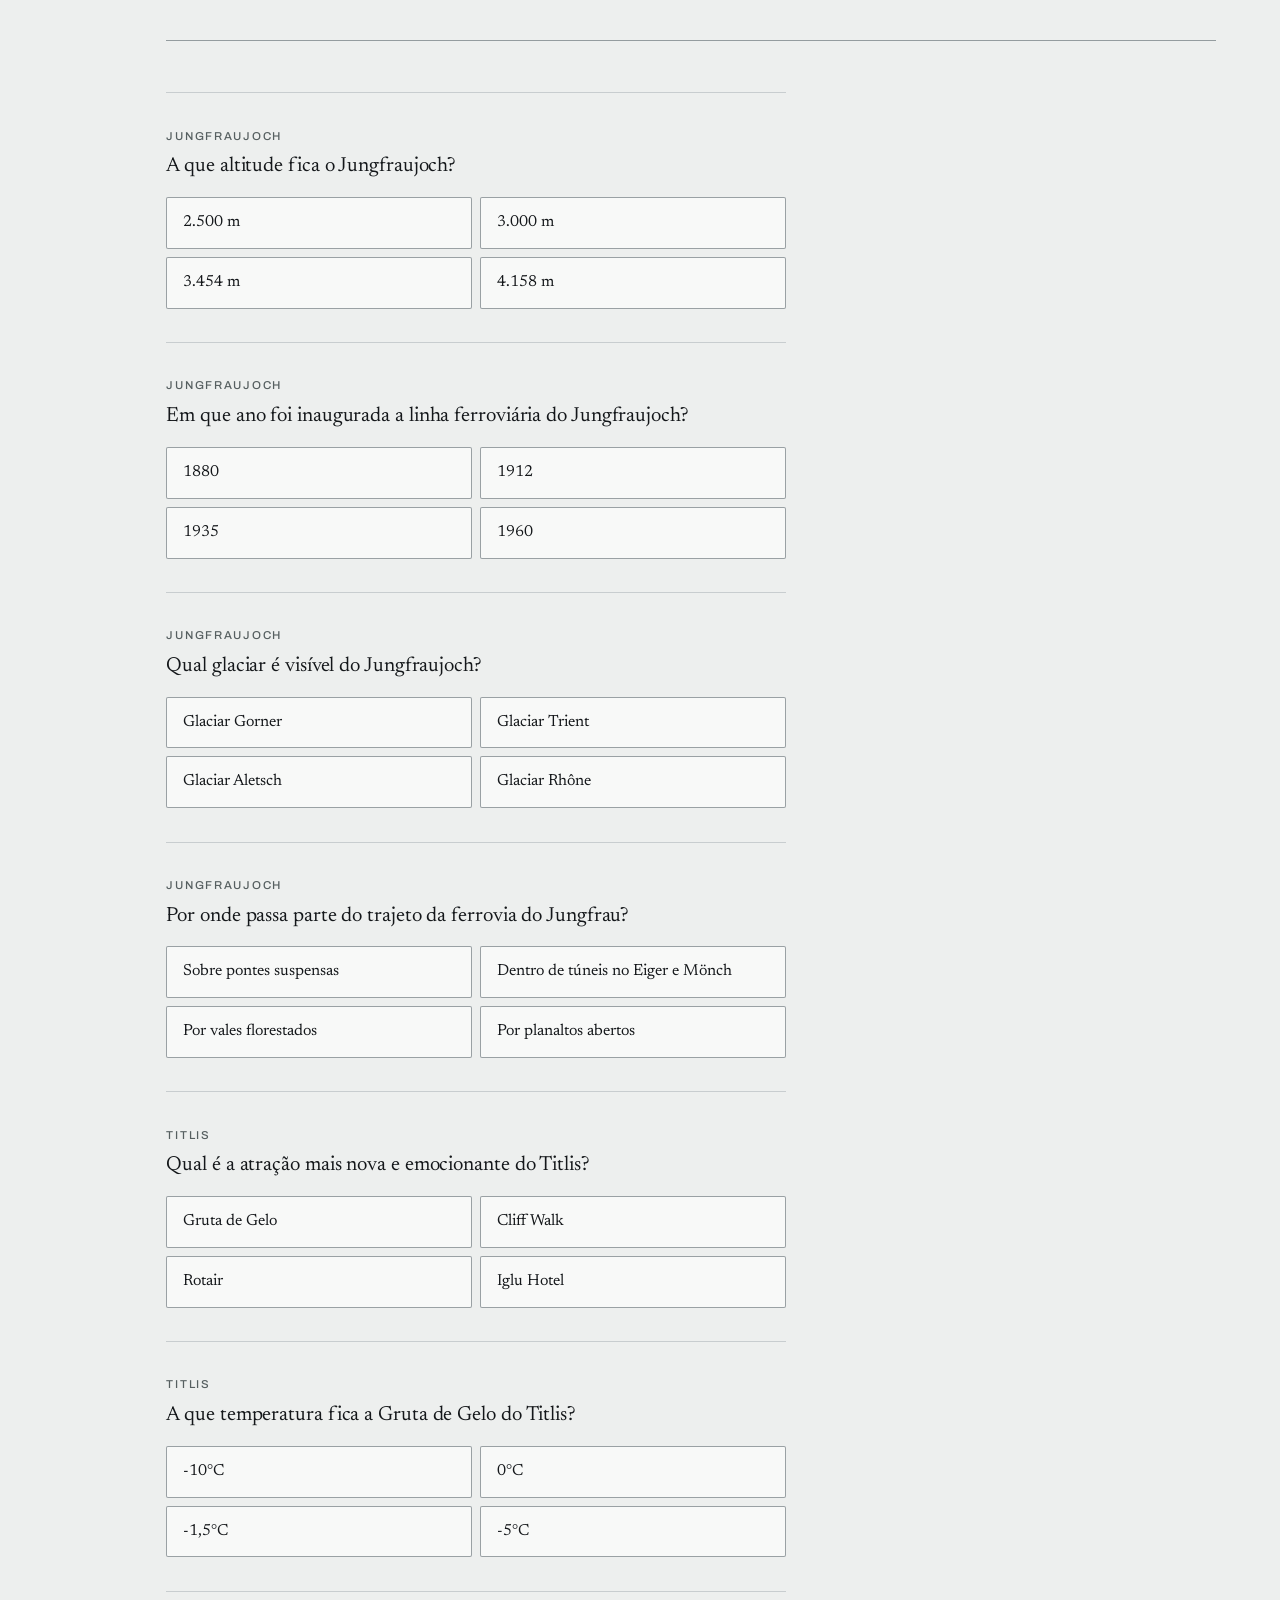
<file: quiz.html>
<!doctype html>
<html lang="pt-BR">
<head>
<meta charset="utf-8">
<meta name="viewport" content="width=device-width, initial-scale=1, viewport-fit=cover">
<title>O quiz, Suíça</title>
<meta name="description" content="78 perguntas sobre os lugares, as mesas, os quartos e as montanhas da viagem.">
<link rel="icon" href="data:image/svg+xml,<svg xmlns='http://www.w3.org/2000/svg' viewBox='0 0 32 32'><rect width='32' height='32' fill='%23EDEFEE'/><path d='M4 24 L13 11 L19 19 L23 14 L28 24 Z' fill='%231B4C72'/></svg>">
<link rel="preconnect" href="https://fonts.googleapis.com">
<link rel="preconnect" href="https://fonts.gstatic.com" crossorigin>
<link href="https://fonts.googleapis.com/css2?family=Archivo:wght@400;500;600&family=Newsreader:opsz,wght@6..72,300;6..72,400;6..72,500&display=swap" rel="stylesheet">
<link rel="stylesheet" href="scrollcraft.css">
<link rel="stylesheet" href="site.css">
<link rel="stylesheet" href="detail.css">
</head>
<body>
<span data-sc-progress></span>
<a class="sc-skip" href="#conteudo">Ir para o conteúdo</a>

<aside class="folio" aria-hidden="true">
  <span class="folio__mark">Suíça, Para Ela</span>
  <div class="dial">
    <span class="dial__shadow"></span>
    <span class="dial__gnomon"></span>
    <span class="dial__hour" data-hour>06:40</span>
  </div>
  <p class="folio__chapter"><span>VIII</span><b>O quiz</b></p>
</aside>
<main class="page" id="conteudo">

  <header class="detail-hero detail-hero--plain" data-sc-act="flow">
    <div class="wrap detail-hero__type" data-sc-in data-sc-stagger="70">
      <a class="back" href="index.html">Voltar ao convite</a>
      <span class="intertitle__num">Capítulo VIII</span>
      <h1 class="display">O quiz</h1>
      <p class="lede">78 perguntas. Nenhuma delas é pegadinha: tudo está escrito nas outras páginas.</p>
    </div>
  </header>

  <div class="wrap quiz-score" data-sc-act="flow">
    <p class="label">Acertos</p>
    <p class="quiz-score__n"><span data-score>0</span> <span class="quiz-score__of">de 78</span></p>
  </div>

  <section class="quiz-group" data-sc-act="flow">
    <div class="wrap">
      <div class="intertitle"><h2 class="display--sm">As vilas</h2></div>
      <div class="q" data-correct="1">
        <p class="q__from label">Grindelwald</p>
        <p class="q__text">Qual é a altitude de Grindelwald?</p>
        <div class="q__opts" role="group" aria-label="Qual é a altitude de Grindelwald?">
          <button type="button" class="opt" data-i="0">634 m</button>
          <button type="button" class="opt" data-i="1">1.034 m</button>
          <button type="button" class="opt" data-i="2">2.034 m</button>
          <button type="button" class="opt" data-i="3">3.034 m</button>
        </div>
        <p class="q__feedback" hidden>Grindelwald fica a 1.034 metros de altitude no Oberland Bernês.</p>
      </div>
      <div class="q" data-correct="2">
        <p class="q__from label">Grindelwald</p>
        <p class="q__text">Como se chama a parede norte do Eiger?</p>
        <div class="q__opts" role="group" aria-label="Como se chama a parede norte do Eiger?">
          <button type="button" class="opt" data-i="0">Ostwand</button>
          <button type="button" class="opt" data-i="1">Südwand</button>
          <button type="button" class="opt" data-i="2">Nordwand</button>
          <button type="button" class="opt" data-i="3">Westwand</button>
        </div>
        <p class="q__feedback" hidden>A Nordwand do Eiger tem 1.800 metros de rocha vertical: uma das mais temidas do alpinismo.</p>
      </div>
      <div class="q" data-correct="2">
        <p class="q__from label">Grindelwald</p>
        <p class="q__text">Qual trem conecta Interlaken Ost a Grindelwald?</p>
        <div class="q__opts" role="group" aria-label="Qual trem conecta Interlaken Ost a Grindelwald?">
          <button type="button" class="opt" data-i="0">RER</button>
          <button type="button" class="opt" data-i="1">TGV</button>
          <button type="button" class="opt" data-i="2">BOB</button>
          <button type="button" class="opt" data-i="3">ICE</button>
        </div>
        <p class="q__feedback" hidden>O BOB (Berner Oberland-Bahn) faz o trajeto em 35 minutos.</p>
      </div>
      <div class="q" data-correct="1">
        <p class="q__from label">Grindelwald</p>
        <p class="q__text">Para onde leva o funicular Männlichen?</p>
        <div class="q__opts" role="group" aria-label="Para onde leva o funicular Männlichen?">
          <button type="button" class="opt" data-i="0">Topo do Eiger</button>
          <button type="button" class="opt" data-i="1">Vista panorâmica do trio alpino</button>
          <button type="button" class="opt" data-i="2">Geleira Aletsch</button>
          <button type="button" class="opt" data-i="3">Lago Brienz</button>
        </div>
        <p class="q__feedback" hidden>O funicular de Männlichen oferece uma das vistas mais completas do trio Eiger-Mönch-Jungfrau.</p>
      </div>
      <div class="q" data-correct="1">
        <p class="q__from label">Interlaken</p>
        <p class="q__text">O que significa o nome 'Interlaken'?</p>
        <div class="q__opts" role="group" aria-label="O que significa o nome 'Interlaken'?">
          <button type="button" class="opt" data-i="0">Entre as montanhas</button>
          <button type="button" class="opt" data-i="1">Entre os lagos</button>
          <button type="button" class="opt" data-i="2">Entre os vales</button>
          <button type="button" class="opt" data-i="3">Entre os rios</button>
        </div>
        <p class="q__feedback" hidden>Interlaken significa literalmente 'entre os lagos': ela fica entre o Lago Thun e o Lago Brienz.</p>
      </div>
      <div class="q" data-correct="2">
        <p class="q__from label">Interlaken</p>
        <p class="q__text">Qual K-drama tornou o Lago Brienz famoso mundialmente?</p>
        <div class="q__opts" role="group" aria-label="Qual K-drama tornou o Lago Brienz famoso mundialmente?">
          <button type="button" class="opt" data-i="0">Goblin</button>
          <button type="button" class="opt" data-i="1">Descendants of the Sun</button>
          <button type="button" class="opt" data-i="2">Crash Landing on You</button>
          <button type="button" class="opt" data-i="3">My Love from the Star</button>
        </div>
        <p class="q__feedback" hidden>O vilarejo de Iseltwald, à beira do Lago Brienz, viralizou após aparecer em 'Crash Landing on You'.</p>
      </div>
      <div class="q" data-correct="1">
        <p class="q__from label">Interlaken</p>
        <p class="q__text">Quais são os três picos visíveis do Höheweg de Interlaken?</p>
        <div class="q__opts" role="group" aria-label="Quais são os três picos visíveis do Höheweg de Interlaken?">
          <button type="button" class="opt" data-i="0">Matterhorn, Eiger, Jungfrau</button>
          <button type="button" class="opt" data-i="1">Eiger, Mönch, Jungfrau</button>
          <button type="button" class="opt" data-i="2">Titlis, Mönch, Pilatus</button>
          <button type="button" class="opt" data-i="3">Rigi, Eiger, Titlis</button>
        </div>
        <p class="q__feedback" hidden>Do centro de Interlaken, vê-se o trio Eiger, Mönch e Jungfrau: os picos mais icônicos do Oberland Bernês.</p>
      </div>
      <div class="q" data-correct="0">
        <p class="q__from label">Interlaken</p>
        <p class="q__text">De qual estação de Interlaken partem os trens para o Jungfraujoch?</p>
        <div class="q__opts" role="group" aria-label="De qual estação de Interlaken partem os trens para o Jungfraujoch?">
          <button type="button" class="opt" data-i="0">Interlaken West</button>
          <button type="button" class="opt" data-i="1">Interlaken Central</button>
          <button type="button" class="opt" data-i="2">Interlaken Ost</button>
          <button type="button" class="opt" data-i="3">Interlaken Berg</button>
        </div>
        <p class="q__feedback" hidden>Os trens para Grindelwald, Lauterbrunnen e Jungfraujoch partem de Interlaken Ost: a estação leste.</p>
      </div>
      <div class="q" data-correct="1">
        <p class="q__from label">Lucerna</p>
        <p class="q__text">Em que século foi construída a Kapellbrücke?</p>
        <div class="q__opts" role="group" aria-label="Em que século foi construída a Kapellbrücke?">
          <button type="button" class="opt" data-i="0">Século X</button>
          <button type="button" class="opt" data-i="1">Século XIV</button>
          <button type="button" class="opt" data-i="2">Século XVI</button>
          <button type="button" class="opt" data-i="3">Século XVIII</button>
        </div>
        <p class="q__feedback" hidden>A Kapellbrücke foi construída em 1333 (século XIV) como parte das muralhas da cidade de Lucerna.</p>
      </div>
      <div class="q" data-correct="1">
        <p class="q__from label">Lucerna</p>
        <p class="q__text">O que Mark Twain disse sobre o Lion Monument de Lucerna?</p>
        <div class="q__opts" role="group" aria-label="O que Mark Twain disse sobre o Lion Monument de Lucerna?">
          <button type="button" class="opt" data-i="0">'A escultura mais bela da Europa'</button>
          <button type="button" class="opt" data-i="1">'A escultura mais triste e comovente do mundo'</button>
          <button type="button" class="opt" data-i="2">'Um monumento ao valor suíço'</button>
          <button type="button" class="opt" data-i="3">'A obra de arte mais impressionante dos Alpes'</button>
        </div>
        <p class="q__feedback" hidden>Mark Twain chamou o Lion Monument de 'a escultura mais triste e comovente do mundo'.</p>
      </div>
      <div class="q" data-correct="2">
        <p class="q__from label">Lucerna</p>
        <p class="q__text">Qual é o lago onde fica Lucerna?</p>
        <div class="q__opts" role="group" aria-label="Qual é o lago onde fica Lucerna?">
          <button type="button" class="opt" data-i="0">Lago Thun</button>
          <button type="button" class="opt" data-i="1">Lago Léman</button>
          <button type="button" class="opt" data-i="2">Lago dos Quatro Cantões</button>
          <button type="button" class="opt" data-i="3">Lago Brienz</button>
        </div>
        <p class="q__feedback" hidden>Lucerna fica às margens do Vierwaldstättersee: o Lago dos Quatro Cantões.</p>
      </div>
      <div class="q" data-correct="1">
        <p class="q__from label">Lucerna</p>
        <p class="q__text">Quanto tempo leva o trem de Zurique a Lucerna?</p>
        <div class="q__opts" role="group" aria-label="Quanto tempo leva o trem de Zurique a Lucerna?">
          <button type="button" class="opt" data-i="0">20 minutos</button>
          <button type="button" class="opt" data-i="1">50 minutos</button>
          <button type="button" class="opt" data-i="2">1h30</button>
          <button type="button" class="opt" data-i="3">2 horas</button>
        </div>
        <p class="q__feedback" hidden>De Zurique, o trem IC chega a Lucerna em aproximadamente 50 minutos.</p>
      </div>
      <div class="q" data-correct="1">
        <p class="q__from label">Montreux</p>
        <p class="q__text">Em que mês ocorre o famoso festival de Montreux?</p>
        <div class="q__opts" role="group" aria-label="Em que mês ocorre o famoso festival de Montreux?">
          <button type="button" class="opt" data-i="0">Março</button>
          <button type="button" class="opt" data-i="1">Julho</button>
          <button type="button" class="opt" data-i="2">Outubro</button>
          <button type="button" class="opt" data-i="3">Dezembro</button>
        </div>
        <p class="q__feedback" hidden>O Montreux Jazz Festival acontece em julho, desde 1967.</p>
      </div>
      <div class="q" data-correct="2">
        <p class="q__from label">Montreux</p>
        <p class="q__text">Qual escritor imortalizou o Château de Chillon?</p>
        <div class="q__opts" role="group" aria-label="Qual escritor imortalizou o Château de Chillon?">
          <button type="button" class="opt" data-i="0">Victor Hugo</button>
          <button type="button" class="opt" data-i="1">Voltaire</button>
          <button type="button" class="opt" data-i="2">Lord Byron</button>
          <button type="button" class="opt" data-i="3">Alexandre Dumas</button>
        </div>
        <p class="q__feedback" hidden>Lord Byron escreveu 'O Prisioneiro de Chillon' inspirado na fortaleza medieval no lago.</p>
      </div>
      <div class="q" data-correct="1">
        <p class="q__from label">Montreux</p>
        <p class="q__text">Quanto tempo dura o trem de Genebra a Montreux?</p>
        <div class="q__opts" role="group" aria-label="Quanto tempo dura o trem de Genebra a Montreux?">
          <button type="button" class="opt" data-i="0">30 minutos</button>
          <button type="button" class="opt" data-i="1">70 minutos</button>
          <button type="button" class="opt" data-i="2">2 horas</button>
          <button type="button" class="opt" data-i="3">3 horas</button>
        </div>
        <p class="q__feedback" hidden>De Genebra, são aproximadamente 70 minutos de trem direto até Montreux.</p>
      </div>
      <div class="q" data-correct="1">
        <p class="q__from label">Montreux</p>
        <p class="q__text">Qual é o apelido da região de Montreux?</p>
        <div class="q__opts" role="group" aria-label="Qual é o apelido da região de Montreux?">
          <button type="button" class="opt" data-i="0">Riviera Alpina</button>
          <button type="button" class="opt" data-i="1">Riviera Suíça</button>
          <button type="button" class="opt" data-i="2">Costa do Lago</button>
          <button type="button" class="opt" data-i="3">Paraíso do Léman</button>
        </div>
        <p class="q__feedback" hidden>Montreux é conhecida como a 'Riviera Suíça' pelo seu clima suave e palmeiras à beira do Lago Léman.</p>
      </div>
    </div>
  </section>
  <section class="quiz-group" data-sc-act="flow">
    <div class="wrap">
      <div class="intertitle"><h2 class="display--sm">As mesas</h2></div>
      <div class="q" data-correct="1">
        <p class="q__from label">Memories</p>
        <p class="q__text">Quantas estrelas Michelin tem o Memories?</p>
        <div class="q__opts" role="group" aria-label="Quantas estrelas Michelin tem o Memories?">
          <button type="button" class="opt" data-i="0">1</button>
          <button type="button" class="opt" data-i="1">2</button>
          <button type="button" class="opt" data-i="2">3</button>
          <button type="button" class="opt" data-i="3">Nenhuma</button>
        </div>
        <p class="q__feedback" hidden>O Memories tem 2 estrelas Michelin e 19 pontos Gault&amp;Millau.</p>
      </div>
      <div class="q" data-correct="1">
        <p class="q__from label">Memories</p>
        <p class="q__text">Quem é o chef do Memories?</p>
        <div class="q__opts" role="group" aria-label="Quem é o chef do Memories?">
          <button type="button" class="opt" data-i="0">René Redzepi</button>
          <button type="button" class="opt" data-i="1">Sven Wassmer</button>
          <button type="button" class="opt" data-i="2">Daniel Humm</button>
          <button type="button" class="opt" data-i="3">Anton Mosimann</button>
        </div>
        <p class="q__feedback" hidden>O chef Sven Wassmer comanda o Memories, com uma cozinha que narra as estações dos Alpes.</p>
      </div>
      <div class="q" data-correct="1">
        <p class="q__from label">Memories</p>
        <p class="q__text">Em qual resort de luxo fica o Memories?</p>
        <div class="q__opts" role="group" aria-label="Em qual resort de luxo fica o Memories?">
          <button type="button" class="opt" data-i="0">The Alpina Gstaad</button>
          <button type="button" class="opt" data-i="1">Grand Resort Bad Ragaz</button>
          <button type="button" class="opt" data-i="2">Badrutt's Palace</button>
          <button type="button" class="opt" data-i="3">The Omnia</button>
        </div>
        <p class="q__feedback" hidden>O Memories fica dentro do Grand Resort Bad Ragaz, complexo termal de luxo no leste da Suíça.</p>
      </div>
      <div class="q" data-correct="2">
        <p class="q__from label">Memories</p>
        <p class="q__text">Com quantos meses de antecedência reservar o Memories em datas especiais?</p>
        <div class="q__opts" role="group" aria-label="Com quantos meses de antecedência reservar o Memories em datas especiais?">
          <button type="button" class="opt" data-i="0">1 mês</button>
          <button type="button" class="opt" data-i="1">3 meses</button>
          <button type="button" class="opt" data-i="2">6 meses</button>
          <button type="button" class="opt" data-i="3">1 semana</button>
        </div>
        <p class="q__feedback" hidden>Para datas como Natal e Réveillon, recomenda-se reservar com 6 meses de antecedência.</p>
      </div>
      <div class="q" data-correct="2">
        <p class="q__from label">Chesery</p>
        <p class="q__text">Desde quando existe o Chesery?</p>
        <div class="q__opts" role="group" aria-label="Desde quando existe o Chesery?">
          <button type="button" class="opt" data-i="0">1945</button>
          <button type="button" class="opt" data-i="1">1958</button>
          <button type="button" class="opt" data-i="2">1973</button>
          <button type="button" class="opt" data-i="3">1989</button>
        </div>
        <p class="q__feedback" hidden>O Chesery existe desde 1973 e há décadas é o ponto de encontro da jet set alpina de Gstaad.</p>
      </div>
      <div class="q" data-correct="1">
        <p class="q__from label">Chesery</p>
        <p class="q__text">Quantas estrelas Michelin tem o Chesery?</p>
        <div class="q__opts" role="group" aria-label="Quantas estrelas Michelin tem o Chesery?">
          <button type="button" class="opt" data-i="0">Nenhuma</button>
          <button type="button" class="opt" data-i="1">1</button>
          <button type="button" class="opt" data-i="2">2</button>
          <button type="button" class="opt" data-i="3">3</button>
        </div>
        <p class="q__feedback" hidden>O Chesery tem 1 estrela Michelin.</p>
      </div>
      <div class="q" data-correct="1">
        <p class="q__from label">Chesery</p>
        <p class="q__text">O que torna o Chesery único à noite nos fins de semana de inverno?</p>
        <div class="q__opts" role="group" aria-label="O que torna o Chesery único à noite nos fins de semana de inverno?">
          <button type="button" class="opt" data-i="0">Menu especial de ski</button>
          <button type="button" class="opt" data-i="1">Piano bar até tarde</button>
          <button type="button" class="opt" data-i="2">Show de fondue ao vivo</button>
          <button type="button" class="opt" data-i="3">Jantar na neve</button>
        </div>
        <p class="q__feedback" hidden>O piano bar ao lado do Chesery anima a noite até tarde nos fins de semana de inverno.</p>
      </div>
      <div class="q" data-correct="2">
        <p class="q__from label">Chesery</p>
        <p class="q__text">Em que cantão fica Gstaad?</p>
        <div class="q__opts" role="group" aria-label="Em que cantão fica Gstaad?">
          <button type="button" class="opt" data-i="0">Valais</button>
          <button type="button" class="opt" data-i="1">Vaud</button>
          <button type="button" class="opt" data-i="2">Berna</button>
          <button type="button" class="opt" data-i="3">Friburgo</button>
        </div>
        <p class="q__feedback" hidden>Gstaad fica no cantão de Berna, no Oberland Bernês, apesar de ser geograficamente próxima de Friburgo.</p>
      </div>
      <div class="q" data-correct="1">
        <p class="q__from label">Piz Gloria</p>
        <p class="q__text">Em qual filme de James Bond o Piz Gloria aparece?</p>
        <div class="q__opts" role="group" aria-label="Em qual filme de James Bond o Piz Gloria aparece?">
          <button type="button" class="opt" data-i="0">007 contra GoldenEye</button>
          <button type="button" class="opt" data-i="1">007, A Serviço Secreto de Sua Majestade</button>
          <button type="button" class="opt" data-i="2">Cassino Royale</button>
          <button type="button" class="opt" data-i="3">Spectre</button>
        </div>
        <p class="q__feedback" hidden>O Piz Gloria foi cenário do filme '007: A Serviço Secreto de Sua Majestade' (1969), com George Lazenby.</p>
      </div>
      <div class="q" data-correct="1">
        <p class="q__from label">Piz Gloria</p>
        <p class="q__text">A quantos metros de altitude fica o Piz Gloria?</p>
        <div class="q__opts" role="group" aria-label="A quantos metros de altitude fica o Piz Gloria?">
          <button type="button" class="opt" data-i="0">1.970 m</button>
          <button type="button" class="opt" data-i="1">2.970 m</button>
          <button type="button" class="opt" data-i="2">3.970 m</button>
          <button type="button" class="opt" data-i="3">4.970 m</button>
        </div>
        <p class="q__feedback" hidden>O Piz Gloria fica no cume do Schilthorn, a 2.970 metros de altitude.</p>
      </div>
      <div class="q" data-correct="2">
        <p class="q__from label">Piz Gloria</p>
        <p class="q__text">Quanto tempo leva uma rotação completa do restaurante giratório?</p>
        <div class="q__opts" role="group" aria-label="Quanto tempo leva uma rotação completa do restaurante giratório?">
          <button type="button" class="opt" data-i="0">15 minutos</button>
          <button type="button" class="opt" data-i="1">30 minutos</button>
          <button type="button" class="opt" data-i="2">55 minutos</button>
          <button type="button" class="opt" data-i="3">90 minutos</button>
        </div>
        <p class="q__feedback" hidden>O restaurante giratório do Piz Gloria completa uma volta de 360° em 55 minutos.</p>
      </div>
      <div class="q" data-correct="1">
        <p class="q__from label">Piz Gloria</p>
        <p class="q__text">Qual é o percurso que parte do Schilthorn até Lauterbrunnen no inverno?</p>
        <div class="q__opts" role="group" aria-label="Qual é o percurso que parte do Schilthorn até Lauterbrunnen no inverno?">
          <button type="button" class="opt" data-i="0">Rota Alpina</button>
          <button type="button" class="opt" data-i="1">007 Run</button>
          <button type="button" class="opt" data-i="2">Schilthorn Express</button>
          <button type="button" class="opt" data-i="3">Bond Trail</button>
        </div>
        <p class="q__feedback" hidden>A '007 Run' é uma pista de 16 km descendo do Schilthorn até Lauterbrunnen, em homenagem ao filme de James Bond.</p>
      </div>
      <div class="q" data-correct="1">
        <p class="q__from label">Café du Soleil</p>
        <p class="q__text">Desde quando existe o Café du Soleil?</p>
        <div class="q__opts" role="group" aria-label="Desde quando existe o Café du Soleil?">
          <button type="button" class="opt" data-i="0">1749</button>
          <button type="button" class="opt" data-i="1">1849</button>
          <button type="button" class="opt" data-i="2">1899</button>
          <button type="button" class="opt" data-i="3">1949</button>
        </div>
        <p class="q__feedback" hidden>O Café du Soleil foi fundado em 1849 e mantém a mesma receita de fondue por quase dois séculos.</p>
      </div>
      <div class="q" data-correct="2">
        <p class="q__from label">Café du Soleil</p>
        <p class="q__text">Qual é a especialidade do Café du Soleil?</p>
        <div class="q__opts" role="group" aria-label="Qual é a especialidade do Café du Soleil?">
          <button type="button" class="opt" data-i="0">Raclette</button>
          <button type="button" class="opt" data-i="1">Rösti</button>
          <button type="button" class="opt" data-i="2">Moitié-Moitié</button>
          <button type="button" class="opt" data-i="3">Fondue de chocolate</button>
        </div>
        <p class="q__feedback" hidden>O Moitié-Moitié (metade Gruyère, metade Vacherin) é considerado o fondue 'verdadeiro' pelos suíços.</p>
      </div>
      <div class="q" data-correct="2">
        <p class="q__from label">Café du Soleil</p>
        <p class="q__text">Em qual cidade fica o Café du Soleil?</p>
        <div class="q__opts" role="group" aria-label="Em qual cidade fica o Café du Soleil?">
          <button type="button" class="opt" data-i="0">Berna</button>
          <button type="button" class="opt" data-i="1">Zurique</button>
          <button type="button" class="opt" data-i="2">Genebra</button>
          <button type="button" class="opt" data-i="3">Lausanne</button>
        </div>
        <p class="q__feedback" hidden>O Café du Soleil fica no bairro Grand-Pré de Genebra.</p>
      </div>
      <div class="q" data-correct="2">
        <p class="q__from label">Café du Soleil</p>
        <p class="q__text">Qual bebida acompanha tradicionalmente o fondue suíço?</p>
        <div class="q__opts" role="group" aria-label="Qual bebida acompanha tradicionalmente o fondue suíço?">
          <button type="button" class="opt" data-i="0">Cerveja</button>
          <button type="button" class="opt" data-i="1">Água gelada</button>
          <button type="button" class="opt" data-i="2">Vinho branco</button>
          <button type="button" class="opt" data-i="3">Suco de uva</button>
        </div>
        <p class="q__feedback" hidden>O fondue suíço acompanha vinho branco: nunca água gelada, pois os suíços acreditam que dificulta a digestão do queijo.</p>
      </div>
    </div>
  </section>
  <section class="quiz-group" data-sc-act="flow">
    <div class="wrap">
      <div class="intertitle"><h2 class="display--sm">Os quartos</h2></div>
      <div class="q" data-correct="1">
        <p class="q__from label">The Omnia</p>
        <p class="q__text">Como o Omnia é acessado em Zermatt?</p>
        <div class="q__opts" role="group" aria-label="Como o Omnia é acessado em Zermatt?">
          <button type="button" class="opt" data-i="0">Teleférico</button>
          <button type="button" class="opt" data-i="1">Elevador na rocha</button>
          <button type="button" class="opt" data-i="2">Funicular</button>
          <button type="button" class="opt" data-i="3">A pé por escadaria</button>
        </div>
        <p class="q__feedback" hidden>O Omnia é acessado exclusivamente por um elevador escavado diretamente na rocha: a chegada já é uma experiência.</p>
      </div>
      <div class="q" data-correct="1">
        <p class="q__from label">The Omnia</p>
        <p class="q__text">O que torna Zermatt única no transporte?</p>
        <div class="q__opts" role="group" aria-label="O que torna Zermatt única no transporte?">
          <button type="button" class="opt" data-i="0">Maior aeroporto alpino</button>
          <button type="button" class="opt" data-i="1">Sem carros a combustão</button>
          <button type="button" class="opt" data-i="2">Metrô subterrâneo</button>
          <button type="button" class="opt" data-i="3">Trem de levitação magnética</button>
        </div>
        <p class="q__feedback" hidden>Zermatt é totalmente sem carros a motor: apenas veículos elétricos circulam. Carros ficam em Täsch.</p>
      </div>
      <div class="q" data-correct="2">
        <p class="q__from label">The Omnia</p>
        <p class="q__text">Qual pico é o vizinho permanente do Omnia?</p>
        <div class="q__opts" role="group" aria-label="Qual pico é o vizinho permanente do Omnia?">
          <button type="button" class="opt" data-i="0">Eiger</button>
          <button type="button" class="opt" data-i="1">Jungfrau</button>
          <button type="button" class="opt" data-i="2">Matterhorn</button>
          <button type="button" class="opt" data-i="3">Titlis</button>
        </div>
        <p class="q__feedback" hidden>O Omnia tem o Matterhorn como vizinho permanente, visível das suítes e do restaurante.</p>
      </div>
      <div class="q" data-correct="1">
        <p class="q__from label">The Omnia</p>
        <p class="q__text">Por que o Omnia não tem TVs nos quartos?</p>
        <div class="q__opts" role="group" aria-label="Por que o Omnia não tem TVs nos quartos?">
          <button type="button" class="opt" data-i="0">Econômica</button>
          <button type="button" class="opt" data-i="1">Intencional, a vista é o entertainment</button>
          <button type="button" class="opt" data-i="2">Regulamento local</button>
          <button type="button" class="opt" data-i="3">Interferência de sinal</button>
        </div>
        <p class="q__feedback" hidden>A ausência de TVs é intencional: a janela de parede inteira com o Matterhorn é o único entretenimento que o Omnia promete.</p>
      </div>
      <div class="q" data-correct="1">
        <p class="q__from label">Badrutt's Palace</p>
        <p class="q__text">Em que ano foi fundado o Badrutt's Palace?</p>
        <div class="q__opts" role="group" aria-label="Em que ano foi fundado o Badrutt's Palace?">
          <button type="button" class="opt" data-i="0">1856</button>
          <button type="button" class="opt" data-i="1">1896</button>
          <button type="button" class="opt" data-i="2">1912</button>
          <button type="button" class="opt" data-i="3">1928</button>
        </div>
        <p class="q__feedback" hidden>O Badrutt's Palace foi fundado em 1896 por Caspar Badrutt em St. Moritz.</p>
      </div>
      <div class="q" data-correct="2">
        <p class="q__from label">Badrutt's Palace</p>
        <p class="q__text">Qual resort de esqui abriga o Badrutt's Palace?</p>
        <div class="q__opts" role="group" aria-label="Qual resort de esqui abriga o Badrutt's Palace?">
          <button type="button" class="opt" data-i="0">Gstaad</button>
          <button type="button" class="opt" data-i="1">Zermatt</button>
          <button type="button" class="opt" data-i="2">St. Moritz</button>
          <button type="button" class="opt" data-i="3">Davos</button>
        </div>
        <p class="q__feedback" hidden>O Badrutt's Palace fica em St. Moritz, no cantão de Graubünden: um dos resorts de esqui mais exclusivos do mundo.</p>
      </div>
      <div class="q" data-correct="2">
        <p class="q__from label">Badrutt's Palace</p>
        <p class="q__text">O que é o King's Club do Badrutt's Palace?</p>
        <div class="q__opts" role="group" aria-label="O que é o King's Club do Badrutt's Palace?">
          <button type="button" class="opt" data-i="0">Clube de golfe</button>
          <button type="button" class="opt" data-i="1">Spa exclusivo</button>
          <button type="button" class="opt" data-i="2">A boate mais famosa dos Alpes</button>
          <button type="button" class="opt" data-i="3">Restaurante estrelado</button>
        </div>
        <p class="q__feedback" hidden>O King's Club é uma boate lendária de 50 anos dentro do Badrutt's Palace, que ainda recebe os melhores DJs.</p>
      </div>
      <div class="q" data-correct="1">
        <p class="q__from label">Badrutt's Palace</p>
        <p class="q__text">Qual é o nome do fundador do turismo de inverno em St. Moritz?</p>
        <div class="q__opts" role="group" aria-label="Qual é o nome do fundador do turismo de inverno em St. Moritz?">
          <button type="button" class="opt" data-i="0">Johann Badrutt</button>
          <button type="button" class="opt" data-i="1">Caspar Badrutt</button>
          <button type="button" class="opt" data-i="2">Hans Badrutt</button>
          <button type="button" class="opt" data-i="3">Karl Badrutt</button>
        </div>
        <p class="q__feedback" hidden>Caspar Badrutt 'inventou' o turismo de inverno ao apostar com clientes britânicos que voltariam e ficariam encantados com o inverno alpino.</p>
      </div>
      <div class="q" data-correct="3">
        <p class="q__from label">The Alpina Gstaad</p>
        <p class="q__text">Em que ano foi inaugurado o The Alpina Gstaad?</p>
        <div class="q__opts" role="group" aria-label="Em que ano foi inaugurado o The Alpina Gstaad?">
          <button type="button" class="opt" data-i="0">1985</button>
          <button type="button" class="opt" data-i="1">1998</button>
          <button type="button" class="opt" data-i="2">2005</button>
          <button type="button" class="opt" data-i="3">2012</button>
        </div>
        <p class="q__feedback" hidden>O Alpina Gstaad foi inaugurado em 2012 após uma reforma total de uma propriedade histórica.</p>
      </div>
      <div class="q" data-correct="2">
        <p class="q__from label">The Alpina Gstaad</p>
        <p class="q__text">Qual marca internacional opera o spa do Alpina?</p>
        <div class="q__opts" role="group" aria-label="Qual marca internacional opera o spa do Alpina?">
          <button type="button" class="opt" data-i="0">Mandarin Oriental</button>
          <button type="button" class="opt" data-i="1">ESPA</button>
          <button type="button" class="opt" data-i="2">Six Senses</button>
          <button type="button" class="opt" data-i="3">Aman</button>
        </div>
        <p class="q__feedback" hidden>O spa de seis andares do Alpina é operado pela Six Senses, mesma marca presente em Maldivas e Bali.</p>
      </div>
      <div class="q" data-correct="2">
        <p class="q__from label">The Alpina Gstaad</p>
        <p class="q__text">Quantas suítes tem o Alpina Gstaad?</p>
        <div class="q__opts" role="group" aria-label="Quantas suítes tem o Alpina Gstaad?">
          <button type="button" class="opt" data-i="0">28</button>
          <button type="button" class="opt" data-i="1">42</button>
          <button type="button" class="opt" data-i="2">56</button>
          <button type="button" class="opt" data-i="3">80</button>
        </div>
        <p class="q__feedback" hidden>O Alpina Gstaad tem 56 suítes, cada uma com vista para um dos picos icônicos de Gstaad.</p>
      </div>
      <div class="q" data-correct="2">
        <p class="q__from label">The Alpina Gstaad</p>
        <p class="q__text">Qual restaurante do Alpina tem estrela Michelin?</p>
        <div class="q__opts" role="group" aria-label="Qual restaurante do Alpina tem estrela Michelin?">
          <button type="button" class="opt" data-i="0">La Branche</button>
          <button type="button" class="opt" data-i="1">YASSS</button>
          <button type="button" class="opt" data-i="2">SOMMET</button>
          <button type="button" class="opt" data-i="3">Alpine Grill</button>
        </div>
        <p class="q__feedback" hidden>O SOMMET serve alta cozinha franco-alpina e tem 1 estrela Michelin.</p>
      </div>
      <div class="q" data-correct="1">
        <p class="q__from label">Schweizerhof</p>
        <p class="q__text">Desde quando existe o Schweizerhof Bern?</p>
        <div class="q__opts" role="group" aria-label="Desde quando existe o Schweizerhof Bern?">
          <button type="button" class="opt" data-i="0">1799</button>
          <button type="button" class="opt" data-i="1">1859</button>
          <button type="button" class="opt" data-i="2">1903</button>
          <button type="button" class="opt" data-i="3">1931</button>
        </div>
        <p class="q__feedback" hidden>O Schweizerhof Bern existe desde 1859 e foi o primeiro grande hotel de luxo da capital suíça.</p>
      </div>
      <div class="q" data-correct="1">
        <p class="q__from label">Schweizerhof</p>
        <p class="q__text">Qual é o restaurante histórico no térreo do Schweizerhof?</p>
        <div class="q__opts" role="group" aria-label="Qual é o restaurante histórico no térreo do Schweizerhof?">
          <button type="button" class="opt" data-i="0">Bernese Grill</button>
          <button type="button" class="opt" data-i="1">Jack's Brasserie</button>
          <button type="button" class="opt" data-i="2">Le Palais</button>
          <button type="button" class="opt" data-i="3">Zum Rathaus</button>
        </div>
        <p class="q__feedback" hidden>O Jack's Brasserie é uma referência histórica de Berna: um bistrô clássico de 150 anos no térreo do hotel.</p>
      </div>
      <div class="q" data-correct="1">
        <p class="q__from label">Schweizerhof</p>
        <p class="q__text">O que é o centro histórico de Berna (Altstadt)?</p>
        <div class="q__opts" role="group" aria-label="O que é o centro histórico de Berna (Altstadt)?">
          <button type="button" class="opt" data-i="0">Um bairro moderno</button>
          <button type="button" class="opt" data-i="1">Patrimônio Mundial UNESCO com 6 km de arcadas</button>
          <button type="button" class="opt" data-i="2">O maior castelo medieval da Suíça</button>
          <button type="button" class="opt" data-i="3">Um complexo de museus</button>
        </div>
        <p class="q__feedback" hidden>A Altstadt de Berna é Patrimônio Mundial UNESCO e tem 6 km de arcadas cobertas: única no mundo.</p>
      </div>
      <div class="q" data-correct="1">
        <p class="q__from label">Schweizerhof</p>
        <p class="q__text">A quantos metros fica o Schweizerhof da Estação Central de Berna?</p>
        <div class="q__opts" role="group" aria-label="A quantos metros fica o Schweizerhof da Estação Central de Berna?">
          <button type="button" class="opt" data-i="0">500 metros</button>
          <button type="button" class="opt" data-i="1">100 metros</button>
          <button type="button" class="opt" data-i="2">1 km</button>
          <button type="button" class="opt" data-i="3">2 km</button>
        </div>
        <p class="q__feedback" hidden>O Schweizerhof fica a apenas 100 metros da Estação Central de Berna, com acesso fácil a toda a cidade.</p>
      </div>
      <div class="q" data-correct="2">
        <p class="q__from label">The Cambrian</p>
        <p class="q__text">Em que cantão fica Adelboden?</p>
        <div class="q__opts" role="group" aria-label="Em que cantão fica Adelboden?">
          <button type="button" class="opt" data-i="0">Valais</button>
          <button type="button" class="opt" data-i="1">Vaud</button>
          <button type="button" class="opt" data-i="2">Berna</button>
          <button type="button" class="opt" data-i="3">Obwalden</button>
        </div>
        <p class="q__feedback" hidden>Adelboden fica no cantão de Berna, no Oberland Bernês: uma região de extraordinária beleza alpina.</p>
      </div>
      <div class="q" data-correct="1">
        <p class="q__from label">The Cambrian</p>
        <p class="q__text">Qual é o diferencial arquitetônico do Cambrian?</p>
        <div class="q__opts" role="group" aria-label="Qual é o diferencial arquitetônico do Cambrian?">
          <button type="button" class="opt" data-i="0">Estilo barroco</button>
          <button type="button" class="opt" data-i="1">Design escandinavo contemporâneo</button>
          <button type="button" class="opt" data-i="2">Arquitetura medieval</button>
          <button type="button" class="opt" data-i="3">Chalé tradicional</button>
        </div>
        <p class="q__feedback" hidden>O Cambrian combina design escandinavo moderno com materiais alpinos centenários de forma magistral.</p>
      </div>
      <div class="q" data-correct="2">
        <p class="q__from label">The Cambrian</p>
        <p class="q__text">Qual é a altitude do platô de Engstligenalp, perto de Adelboden?</p>
        <div class="q__opts" role="group" aria-label="Qual é a altitude do platô de Engstligenalp, perto de Adelboden?">
          <button type="button" class="opt" data-i="0">1.200 m</button>
          <button type="button" class="opt" data-i="1">1.600 m</button>
          <button type="button" class="opt" data-i="2">1.964 m</button>
          <button type="button" class="opt" data-i="3">2.400 m</button>
        </div>
        <p class="q__feedback" hidden>O platô de Engstligenalp fica a 1.964 metros de altitude e é famoso pelas flores alpinas em julho.</p>
      </div>
      <div class="q" data-correct="2">
        <p class="q__from label">The Cambrian</p>
        <p class="q__text">Quantos km de pistas de esqui tem Adelboden?</p>
        <div class="q__opts" role="group" aria-label="Quantos km de pistas de esqui tem Adelboden?">
          <button type="button" class="opt" data-i="0">30 km</button>
          <button type="button" class="opt" data-i="1">60 km</button>
          <button type="button" class="opt" data-i="2">100 km</button>
          <button type="button" class="opt" data-i="3">200 km</button>
        </div>
        <p class="q__feedback" hidden>Adelboden tem mais de 100 km de pistas de esqui, com qualidade comparável a resorts mais famosos por uma fração do preço.</p>
      </div>
    </div>
  </section>
  <section class="quiz-group" data-sc-act="flow">
    <div class="wrap">
      <div class="intertitle"><h2 class="display--sm">As montanhas</h2></div>
      <div class="q" data-correct="2">
        <p class="q__from label">Jungfraujoch</p>
        <p class="q__text">A que altitude fica o Jungfraujoch?</p>
        <div class="q__opts" role="group" aria-label="A que altitude fica o Jungfraujoch?">
          <button type="button" class="opt" data-i="0">2.500 m</button>
          <button type="button" class="opt" data-i="1">3.000 m</button>
          <button type="button" class="opt" data-i="2">3.454 m</button>
          <button type="button" class="opt" data-i="3">4.158 m</button>
        </div>
        <p class="q__feedback" hidden>O Jungfraujoch fica a 3.454 metros: o ponto ferroviário mais alto da Europa.</p>
      </div>
      <div class="q" data-correct="1">
        <p class="q__from label">Jungfraujoch</p>
        <p class="q__text">Em que ano foi inaugurada a linha ferroviária do Jungfraujoch?</p>
        <div class="q__opts" role="group" aria-label="Em que ano foi inaugurada a linha ferroviária do Jungfraujoch?">
          <button type="button" class="opt" data-i="0">1880</button>
          <button type="button" class="opt" data-i="1">1912</button>
          <button type="button" class="opt" data-i="2">1935</button>
          <button type="button" class="opt" data-i="3">1960</button>
        </div>
        <p class="q__feedback" hidden>A ferrovia do Jungfrau foi inaugurada em 1912, após 16 anos de construção dentro do Eiger e do Mönch.</p>
      </div>
      <div class="q" data-correct="2">
        <p class="q__from label">Jungfraujoch</p>
        <p class="q__text">Qual glaciar é visível do Jungfraujoch?</p>
        <div class="q__opts" role="group" aria-label="Qual glaciar é visível do Jungfraujoch?">
          <button type="button" class="opt" data-i="0">Glaciar Gorner</button>
          <button type="button" class="opt" data-i="1">Glaciar Trient</button>
          <button type="button" class="opt" data-i="2">Glaciar Aletsch</button>
          <button type="button" class="opt" data-i="3">Glaciar Rhône</button>
        </div>
        <p class="q__feedback" hidden>O Glaciar Aletsch (o maior dos Alpes com 23 km) é claramente visível do Jungfraujoch.</p>
      </div>
      <div class="q" data-correct="1">
        <p class="q__from label">Jungfraujoch</p>
        <p class="q__text">Por onde passa parte do trajeto da ferrovia do Jungfrau?</p>
        <div class="q__opts" role="group" aria-label="Por onde passa parte do trajeto da ferrovia do Jungfrau?">
          <button type="button" class="opt" data-i="0">Sobre pontes suspensas</button>
          <button type="button" class="opt" data-i="1">Dentro de túneis no Eiger e Mönch</button>
          <button type="button" class="opt" data-i="2">Por vales florestados</button>
          <button type="button" class="opt" data-i="3">Por planaltos abertos</button>
        </div>
        <p class="q__feedback" hidden>A maior parte do trajeto é em túnel escavado dentro do Eiger e do Mönch, com estações de janela na rocha.</p>
      </div>
      <div class="q" data-correct="1">
        <p class="q__from label">Titlis</p>
        <p class="q__text">Qual é a atração mais nova e emocionante do Titlis?</p>
        <div class="q__opts" role="group" aria-label="Qual é a atração mais nova e emocionante do Titlis?">
          <button type="button" class="opt" data-i="0">Gruta de Gelo</button>
          <button type="button" class="opt" data-i="1">Cliff Walk</button>
          <button type="button" class="opt" data-i="2">Rotair</button>
          <button type="button" class="opt" data-i="3">Iglu Hotel</button>
        </div>
        <p class="q__feedback" hidden>O Cliff Walk (a ponte suspensa mais alta dos Alpes, instalada em 2012) é a grande atração moderna do Titlis.</p>
      </div>
      <div class="q" data-correct="2">
        <p class="q__from label">Titlis</p>
        <p class="q__text">A que temperatura fica a Gruta de Gelo do Titlis?</p>
        <div class="q__opts" role="group" aria-label="A que temperatura fica a Gruta de Gelo do Titlis?">
          <button type="button" class="opt" data-i="0">-10°C</button>
          <button type="button" class="opt" data-i="1">0°C</button>
          <button type="button" class="opt" data-i="2">-1,5°C</button>
          <button type="button" class="opt" data-i="3">-5°C</button>
        </div>
        <p class="q__feedback" hidden>A Gruta de Gelo tem temperatura constante de -1,5°C, ano inteiro, independente do clima externo.</p>
      </div>
      <div class="q" data-correct="1">
        <p class="q__from label">Titlis</p>
        <p class="q__text">Qual é o nome do telecabine giratório que sobe ao Titlis?</p>
        <div class="q__opts" role="group" aria-label="Qual é o nome do telecabine giratório que sobe ao Titlis?">
          <button type="button" class="opt" data-i="0">Alpenglow</button>
          <button type="button" class="opt" data-i="1">Rotair</button>
          <button type="button" class="opt" data-i="2">Eiger Express</button>
          <button type="button" class="opt" data-i="3">Titlis Flyer</button>
        </div>
        <p class="q__feedback" hidden>O Rotair (o primeiro telecabine giratório do mundo) faz 360° durante a subida final ao Titlis.</p>
      </div>
      <div class="q" data-correct="1">
        <p class="q__from label">Titlis</p>
        <p class="q__text">Em qual cantão fica Engelberg, base para o Titlis?</p>
        <div class="q__opts" role="group" aria-label="Em qual cantão fica Engelberg, base para o Titlis?">
          <button type="button" class="opt" data-i="0">Uri</button>
          <button type="button" class="opt" data-i="1">Obwalden</button>
          <button type="button" class="opt" data-i="2">Nidwalden</button>
          <button type="button" class="opt" data-i="3">Lucerna</button>
        </div>
        <p class="q__feedback" hidden>Engelberg fica no cantão de Obwalden, no coração da Suíça central.</p>
      </div>
      <div class="q" data-correct="2">
        <p class="q__from label">Gornergrat</p>
        <p class="q__text">A que altitude fica o Gornergrat?</p>
        <div class="q__opts" role="group" aria-label="A que altitude fica o Gornergrat?">
          <button type="button" class="opt" data-i="0">2.089 m</button>
          <button type="button" class="opt" data-i="1">2.489 m</button>
          <button type="button" class="opt" data-i="2">3.089 m</button>
          <button type="button" class="opt" data-i="3">3.489 m</button>
        </div>
        <p class="q__feedback" hidden>O Gornergrat fica a 3.089 metros de altitude, acima de Zermatt no cantão do Valais.</p>
      </div>
      <div class="q" data-correct="2">
        <p class="q__from label">Gornergrat</p>
        <p class="q__text">Em que ano foi inaugurada a Gornergrat Bahn?</p>
        <div class="q__opts" role="group" aria-label="Em que ano foi inaugurada a Gornergrat Bahn?">
          <button type="button" class="opt" data-i="0">1868</button>
          <button type="button" class="opt" data-i="1">1882</button>
          <button type="button" class="opt" data-i="2">1898</button>
          <button type="button" class="opt" data-i="3">1912</button>
        </div>
        <p class="q__feedback" hidden>A Gornergrat Bahn foi inaugurada em 1898: é o trem de cremalheira mais antigo da Suíça a ar livre.</p>
      </div>
      <div class="q" data-correct="1">
        <p class="q__from label">Gornergrat</p>
        <p class="q__text">Qual é o nome do lago onde o Matterhorn se reflete em julho?</p>
        <div class="q__opts" role="group" aria-label="Qual é o nome do lago onde o Matterhorn se reflete em julho?">
          <button type="button" class="opt" data-i="0">Lago Gorner</button>
          <button type="button" class="opt" data-i="1">Lago Riffelsee</button>
          <button type="button" class="opt" data-i="2">Lago Zmuttbach</button>
          <button type="button" class="opt" data-i="3">Lago Stellisee</button>
        </div>
        <p class="q__feedback" hidden>O Lago Riffelsee reflete o Matterhorn em julho: uma das fotografias mais reproduzidas da Suíça.</p>
      </div>
      <div class="q" data-correct="2">
        <p class="q__from label">Gornergrat</p>
        <p class="q__text">Quantos picos acima de 4.000 m são visíveis do Gornergrat?</p>
        <div class="q__opts" role="group" aria-label="Quantos picos acima de 4.000 m são visíveis do Gornergrat?">
          <button type="button" class="opt" data-i="0">10</button>
          <button type="button" class="opt" data-i="1">18</button>
          <button type="button" class="opt" data-i="2">29</button>
          <button type="button" class="opt" data-i="3">45</button>
        </div>
        <p class="q__feedback" hidden>Do Gornergrat são visíveis 29 picos com mais de 4.000 metros, incluindo o Matterhorn e o Monte Rosa.</p>
      </div>
      <div class="q" data-correct="1">
        <p class="q__from label">Harder Kulm</p>
        <p class="q__text">A que altitude fica o Harder Kulm?</p>
        <div class="q__opts" role="group" aria-label="A que altitude fica o Harder Kulm?">
          <button type="button" class="opt" data-i="0">822 m</button>
          <button type="button" class="opt" data-i="1">1.322 m</button>
          <button type="button" class="opt" data-i="2">2.322 m</button>
          <button type="button" class="opt" data-i="3">3.322 m</button>
        </div>
        <p class="q__feedback" hidden>O Harder Kulm fica a 1.322 metros de altitude acima de Interlaken.</p>
      </div>
      <div class="q" data-correct="1">
        <p class="q__from label">Harder Kulm</p>
        <p class="q__text">Qual é a atração principal do topo do Harder Kulm?</p>
        <div class="q__opts" role="group" aria-label="Qual é a atração principal do topo do Harder Kulm?">
          <button type="button" class="opt" data-i="0">Estação de esqui</button>
          <button type="button" class="opt" data-i="1">Two Lakes Bridge</button>
          <button type="button" class="opt" data-i="2">Gruta de gelo</button>
          <button type="button" class="opt" data-i="3">Observatório astronômico</button>
        </div>
        <p class="q__feedback" hidden>A Two Lakes Bridge (inaugurada em 2015) oferece vista simultânea do Lago Thun e do Lago Brienz.</p>
      </div>
      <div class="q" data-correct="1">
        <p class="q__from label">Harder Kulm</p>
        <p class="q__text">Em quanto tempo o funicular sobe ao Harder Kulm?</p>
        <div class="q__opts" role="group" aria-label="Em quanto tempo o funicular sobe ao Harder Kulm?">
          <button type="button" class="opt" data-i="0">2 minutos</button>
          <button type="button" class="opt" data-i="1">8 minutos</button>
          <button type="button" class="opt" data-i="2">25 minutos</button>
          <button type="button" class="opt" data-i="3">1 hora</button>
        </div>
        <p class="q__feedback" hidden>O funicular faz o percurso em apenas 8 minutos a partir do centro de Interlaken.</p>
      </div>
      <div class="q" data-correct="1">
        <p class="q__from label">Harder Kulm</p>
        <p class="q__text">Desde quando existe o funicular do Harder Kulm?</p>
        <div class="q__opts" role="group" aria-label="Desde quando existe o funicular do Harder Kulm?">
          <button type="button" class="opt" data-i="0">1868</button>
          <button type="button" class="opt" data-i="1">1908</button>
          <button type="button" class="opt" data-i="2">1945</button>
          <button type="button" class="opt" data-i="3">1972</button>
        </div>
        <p class="q__feedback" hidden>O funicular do Harder Kulm existe desde 1908: um dos mais antigos e inclinados da Suíça.</p>
      </div>
    </div>
  </section>
  <section class="quiz-group" data-sc-act="flow">
    <div class="wrap">
      <div class="intertitle"><h2 class="display--sm">Geral</h2></div>
      <div class="q" data-correct="1">
        <p class="q__from label">Suíça</p>
        <p class="q__text">Qual é a moeda oficial da Suíça?</p>
        <div class="q__opts" role="group" aria-label="Qual é a moeda oficial da Suíça?">
          <button type="button" class="opt" data-i="0">Euro</button>
          <button type="button" class="opt" data-i="1">Franco Suíço</button>
          <button type="button" class="opt" data-i="2">Coroa Suíça</button>
          <button type="button" class="opt" data-i="3">Libra</button>
        </div>
        <p class="q__feedback" hidden>A Suíça usa o Franco Suíço (CHF). O país nunca adotou o Euro, apesar de estar geograficamente no coração da Europa.</p>
      </div>
      <div class="q" data-correct="2">
        <p class="q__from label">Suíça</p>
        <p class="q__text">Quantos cantões tem a Suíça?</p>
        <div class="q__opts" role="group" aria-label="Quantos cantões tem a Suíça?">
          <button type="button" class="opt" data-i="0">20</button>
          <button type="button" class="opt" data-i="1">23</button>
          <button type="button" class="opt" data-i="2">26</button>
          <button type="button" class="opt" data-i="3">30</button>
        </div>
        <p class="q__feedback" hidden>A Suíça tem 26 cantões, cada um com sua própria constituição, parlamento e governo.</p>
      </div>
      <div class="q" data-correct="2">
        <p class="q__from label">Suíça</p>
        <p class="q__text">Quais são os idiomas oficiais da Suíça?</p>
        <div class="q__opts" role="group" aria-label="Quais são os idiomas oficiais da Suíça?">
          <button type="button" class="opt" data-i="0">Alemão e Francês</button>
          <button type="button" class="opt" data-i="1">Alemão, Francês e Italiano</button>
          <button type="button" class="opt" data-i="2">Alemão, Francês, Italiano e Romanche</button>
          <button type="button" class="opt" data-i="3">Alemão, Inglês e Francês</button>
        </div>
        <p class="q__feedback" hidden>A Suíça tem 4 idiomas oficiais: alemão (63%), francês (23%), italiano (8%) e romanche (menos de 1%).</p>
      </div>
      <div class="q" data-correct="2">
        <p class="q__from label">Suíça</p>
        <p class="q__text">Qual é a altitude do Jungfraujoch, o ponto ferroviário mais alto da Europa?</p>
        <div class="q__opts" role="group" aria-label="Qual é a altitude do Jungfraujoch, o ponto ferroviário mais alto da Europa?">
          <button type="button" class="opt" data-i="0">2.500 m</button>
          <button type="button" class="opt" data-i="1">3.000 m</button>
          <button type="button" class="opt" data-i="2">3.454 m</button>
          <button type="button" class="opt" data-i="3">4.158 m</button>
        </div>
        <p class="q__feedback" hidden>O Jungfraujoch fica a 3.454 metros de altitude e tem estação ferroviária desde 1912.</p>
      </div>
      <div class="q" data-correct="1">
        <p class="q__from label">Suíça</p>
        <p class="q__text">O que é o Swiss Travel Pass?</p>
        <div class="q__opts" role="group" aria-label="O que é o Swiss Travel Pass?">
          <button type="button" class="opt" data-i="0">Um passaporte especial para turistas</button>
          <button type="button" class="opt" data-i="1">Um passe de transporte ilimitado em trens, ônibus e barcos</button>
          <button type="button" class="opt" data-i="2">Um seguro viagem obrigatório</button>
          <button type="button" class="opt" data-i="3">Um cartão de crédito suíço</button>
        </div>
        <p class="q__feedback" hidden>O Swiss Travel Pass dá acesso ilimitado à rede de transporte público suíça (trens, ônibus e barcos) por 3 a 15 dias.</p>
      </div>
      <div class="q" data-correct="3">
        <p class="q__from label">Suíça</p>
        <p class="q__text">Em que cidade fica o famoso Château de Chillon?</p>
        <div class="q__opts" role="group" aria-label="Em que cidade fica o famoso Château de Chillon?">
          <button type="button" class="opt" data-i="0">Genebra</button>
          <button type="button" class="opt" data-i="1">Berna</button>
          <button type="button" class="opt" data-i="2">Zurique</button>
          <button type="button" class="opt" data-i="3">Montreux</button>
        </div>
        <p class="q__feedback" hidden>O Château de Chillon fica às margens do Lago Léman, perto de Montreux, e foi imortalizado por Lord Byron no poema 'O Prisioneiro de Chillon'.</p>
      </div>
      <div class="q" data-correct="2">
        <p class="q__from label">Suíça</p>
        <p class="q__text">Qual é o pico mais icônico de Zermatt?</p>
        <div class="q__opts" role="group" aria-label="Qual é o pico mais icônico de Zermatt?">
          <button type="button" class="opt" data-i="0">Eiger</button>
          <button type="button" class="opt" data-i="1">Jungfrau</button>
          <button type="button" class="opt" data-i="2">Matterhorn</button>
          <button type="button" class="opt" data-i="3">Mont Blanc</button>
        </div>
        <p class="q__feedback" hidden>O Matterhorn (4.478 m) é a montanha em forma de pirâmide símbolo da Suíça e um dos picos mais fotografados do mundo, em Zermatt.</p>
      </div>
      <div class="q" data-correct="1">
        <p class="q__from label">Suíça</p>
        <p class="q__text">O que é único sobre Zermatt em relação ao transporte?</p>
        <div class="q__opts" role="group" aria-label="O que é único sobre Zermatt em relação ao transporte?">
          <button type="button" class="opt" data-i="0">Tem o maior aeroporto dos Alpes</button>
          <button type="button" class="opt" data-i="1">É completamente sem carros a motor</button>
          <button type="button" class="opt" data-i="2">Só se acessa de helicóptero no inverno</button>
          <button type="button" class="opt" data-i="3">Tem teleférico 24 horas</button>
        </div>
        <p class="q__feedback" hidden>Zermatt é uma das raras cidades europeias totalmente sem carros a combustão: apenas veículos elétricos circulam. Carros ficam estacionados em Täsch.</p>
      </div>
      <div class="q" data-correct="1">
        <p class="q__from label">Suíça</p>
        <p class="q__text">Qual festival internacional acontece em Montreux todo mês de julho?</p>
        <div class="q__opts" role="group" aria-label="Qual festival internacional acontece em Montreux todo mês de julho?">
          <button type="button" class="opt" data-i="0">Festival de Cinema</button>
          <button type="button" class="opt" data-i="1">Festival de Jazz</button>
          <button type="button" class="opt" data-i="2">Festival de Ópera</button>
          <button type="button" class="opt" data-i="3">Festival de Queijo</button>
        </div>
        <p class="q__feedback" hidden>O Montreux Jazz Festival, fundado em 1967 por Claude Nobs, é um dos maiores e mais prestigiados festivais de música do mundo.</p>
      </div>
      <div class="q" data-correct="2">
        <p class="q__from label">Suíça</p>
        <p class="q__text">Qual glaciar é visível do Jungfraujoch e é o maior dos Alpes?</p>
        <div class="q__opts" role="group" aria-label="Qual glaciar é visível do Jungfraujoch e é o maior dos Alpes?">
          <button type="button" class="opt" data-i="0">Glaciar do Ródano</button>
          <button type="button" class="opt" data-i="1">Glaciar Mer de Glace</button>
          <button type="button" class="opt" data-i="2">Glaciar Aletsch</button>
          <button type="button" class="opt" data-i="3">Glaciar Gorner</button>
        </div>
        <p class="q__feedback" hidden>O Glaciar Aletsch tem 23 km de extensão e 900 metros de profundidade em alguns pontos: é o maior glaciar dos Alpes e Patrimônio Mundial da UNESCO.</p>
      </div>
    </div>
  </section>

  <footer class="detail-foot">
    <div class="wrap">
      <p class="caption">Suíça, Para Ela. Capítulo VIII: o quiz.</p>
      <div class="detail-foot__links">
        <a class="link" href="lugares.html">As vilas</a>
        <a class="link" href="restaurantes.html">As mesas</a>
        <a class="link" href="hoteis.html">Os quartos</a>
        <a class="link" href="montanhas.html">As montanhas</a>
        <a class="link" href="index.html">O convite</a>
      </div>
    </div>
  </footer>

</main>

<script src="scrollcraft.js"></script>
<script>
  ScrollCraft.mount(document.body);
  (function () {
    var root = document.documentElement, hourEl = document.querySelector('[data-hour]');
    var START = 6 * 60 + 40, END = 18 * 60 + 20, ticking = false;
    function pad(n) { return (n < 10 ? '0' : '') + n; }
    function paint() {
      ticking = false;
      var max = document.documentElement.scrollHeight - window.innerHeight;
      var day = max > 0 ? Math.min(1, Math.max(0, window.scrollY / max)) : 0;
      root.style.setProperty('--day', day.toFixed(4));
      var mins = Math.round(START + (END - START) * day);
      var txt = pad(Math.floor(mins / 60)) + ':' + pad(mins % 60);
      if (hourEl && hourEl.textContent !== txt) hourEl.textContent = txt;
    }
    function onScroll() { if (!ticking) { ticking = true; requestAnimationFrame(paint); } }
    window.addEventListener('scroll', onScroll, { passive: true });
    window.addEventListener('resize', onScroll, { passive: true });
    paint();

    /* O quiz responde no lugar, sem recarregar e sem alerta do navegador. */
    var score = 0, scoreEl = document.querySelector('[data-score]');
    document.querySelectorAll('.q').forEach(function (q) {
      var right = parseInt(q.getAttribute('data-correct'), 10);
      var fb = q.querySelector('.q__feedback');
      q.querySelectorAll('.opt').forEach(function (btn) {
        btn.addEventListener('click', function () {
          if (q.dataset.done) return;
          q.dataset.done = '1';
          var picked = parseInt(btn.getAttribute('data-i'), 10);
          q.querySelectorAll('.opt').forEach(function (b, j) {
            b.disabled = true;
            if (j === right) b.classList.add('is-right');
          });
          if (picked === right) { score++; scoreEl.textContent = score; }
          else { btn.classList.add('is-wrong'); }
          fb.hidden = false;
        });
      });
    });
  })();
</script>
</body>
</html>
</file>
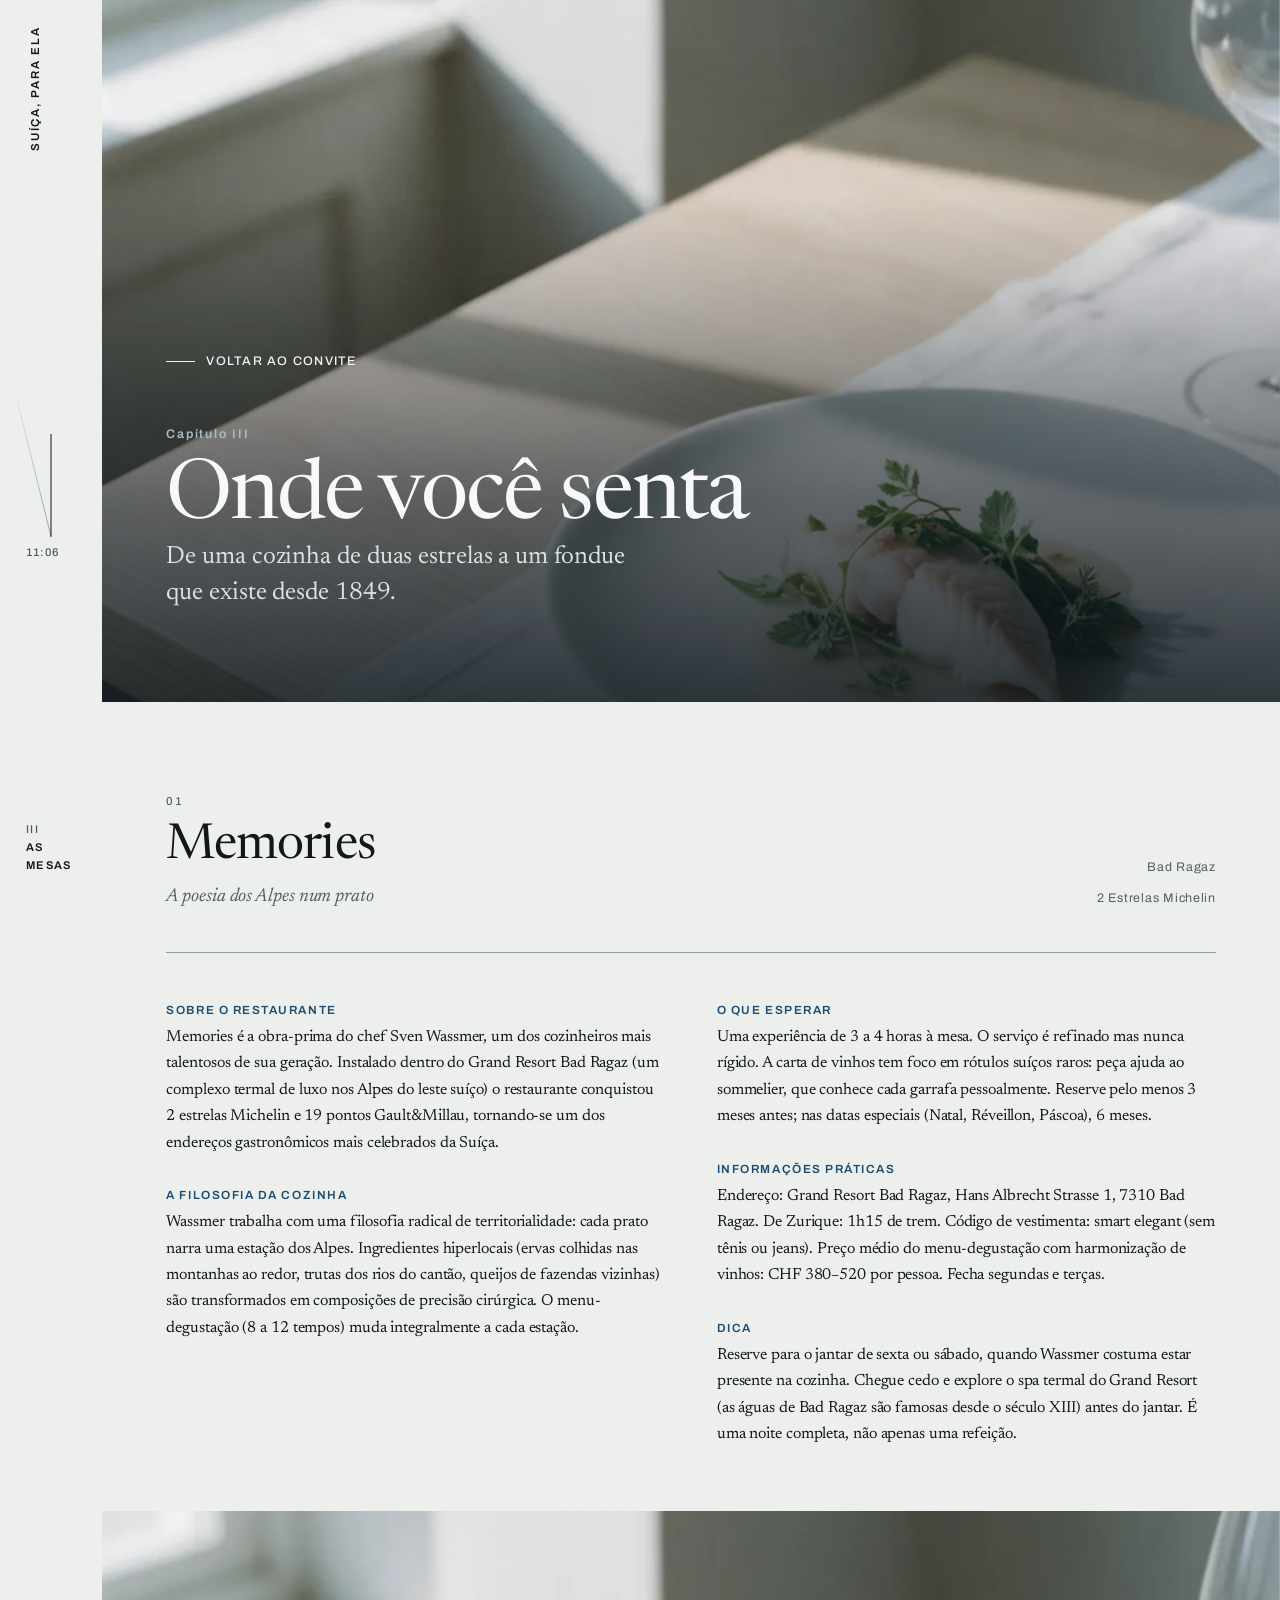
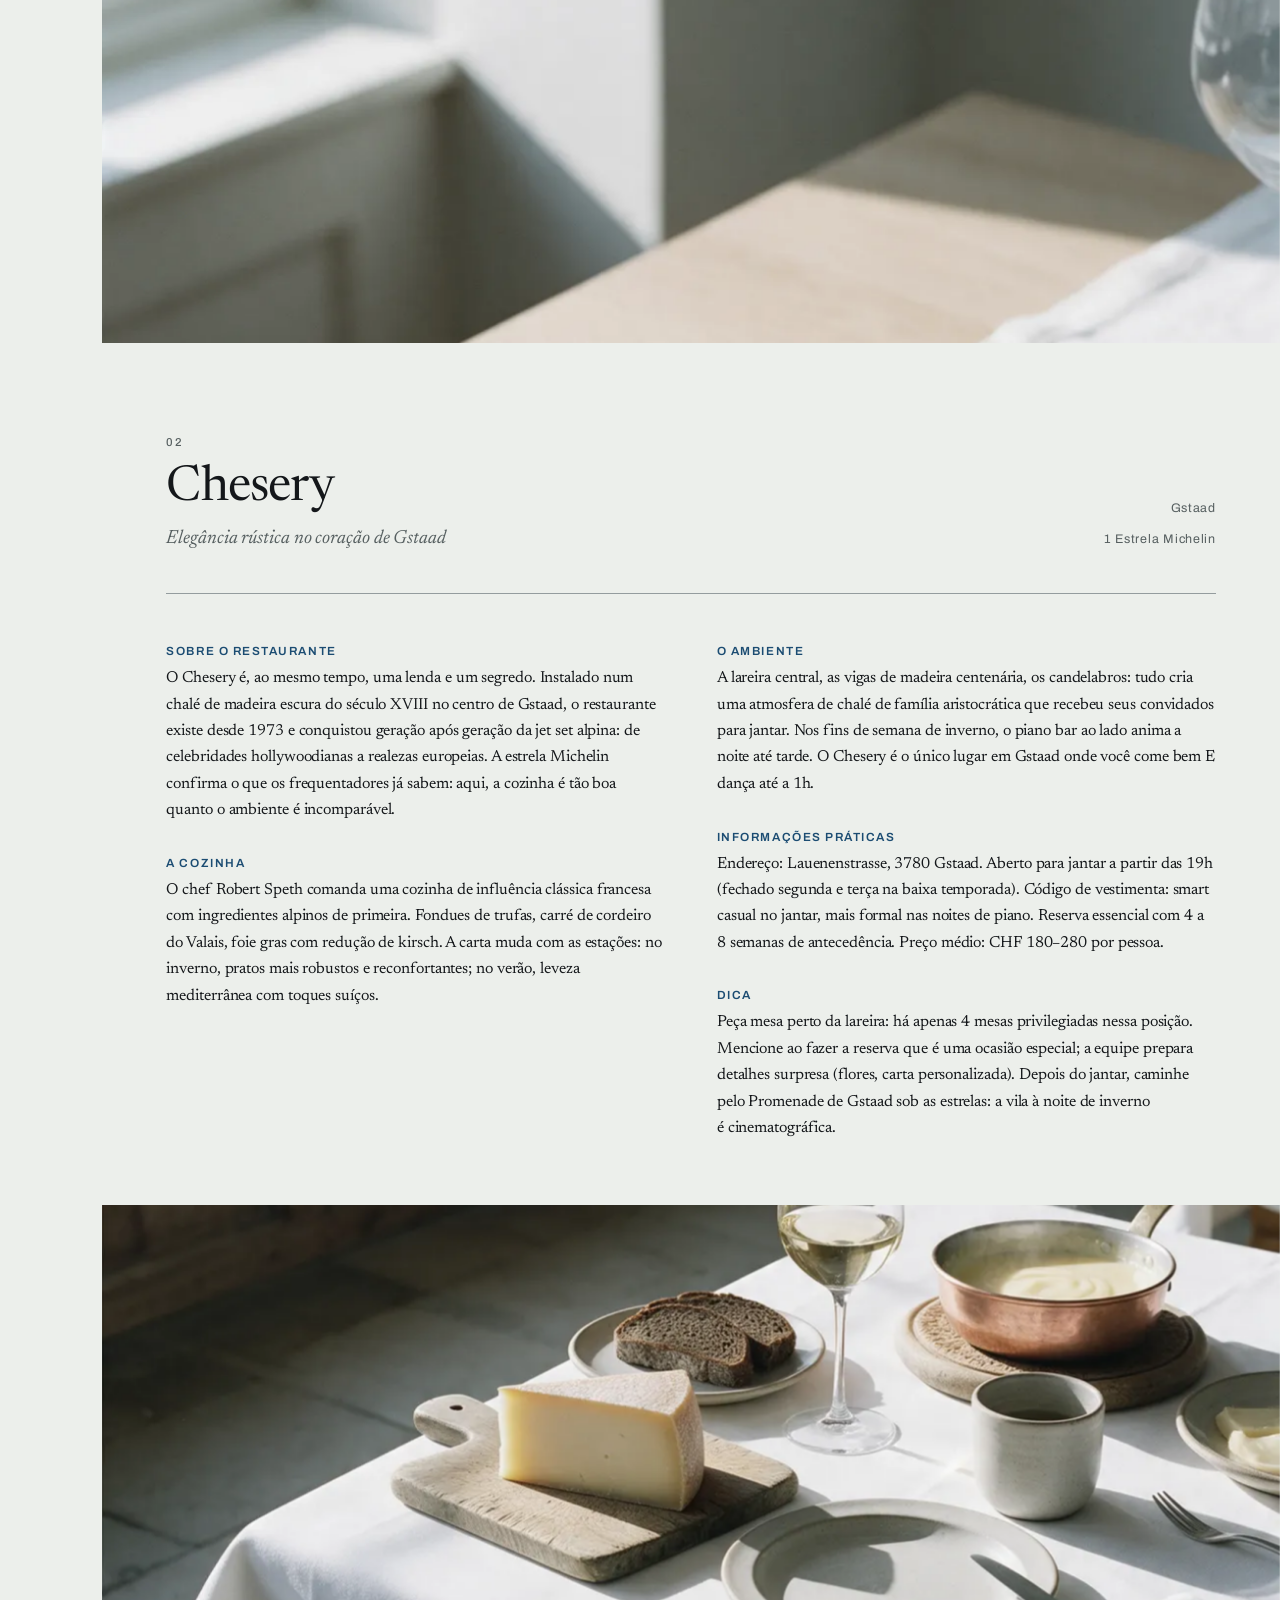
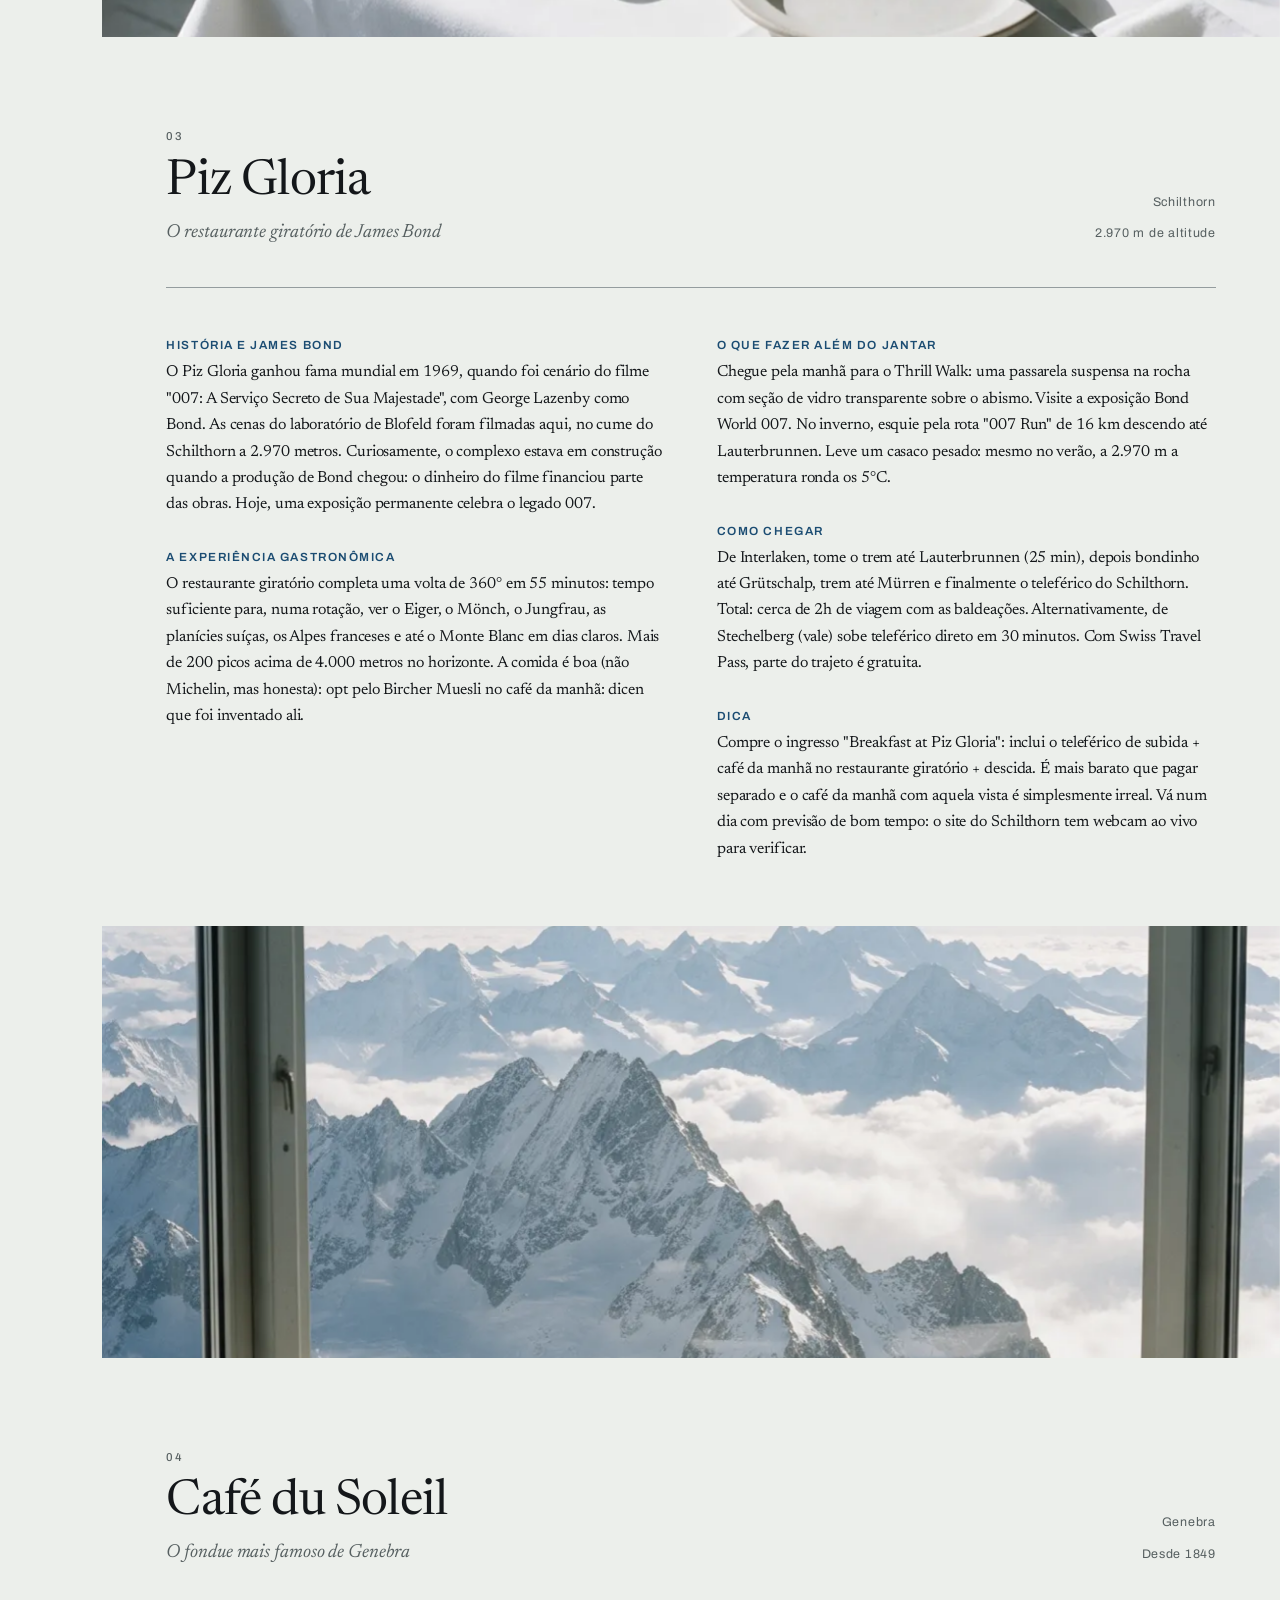
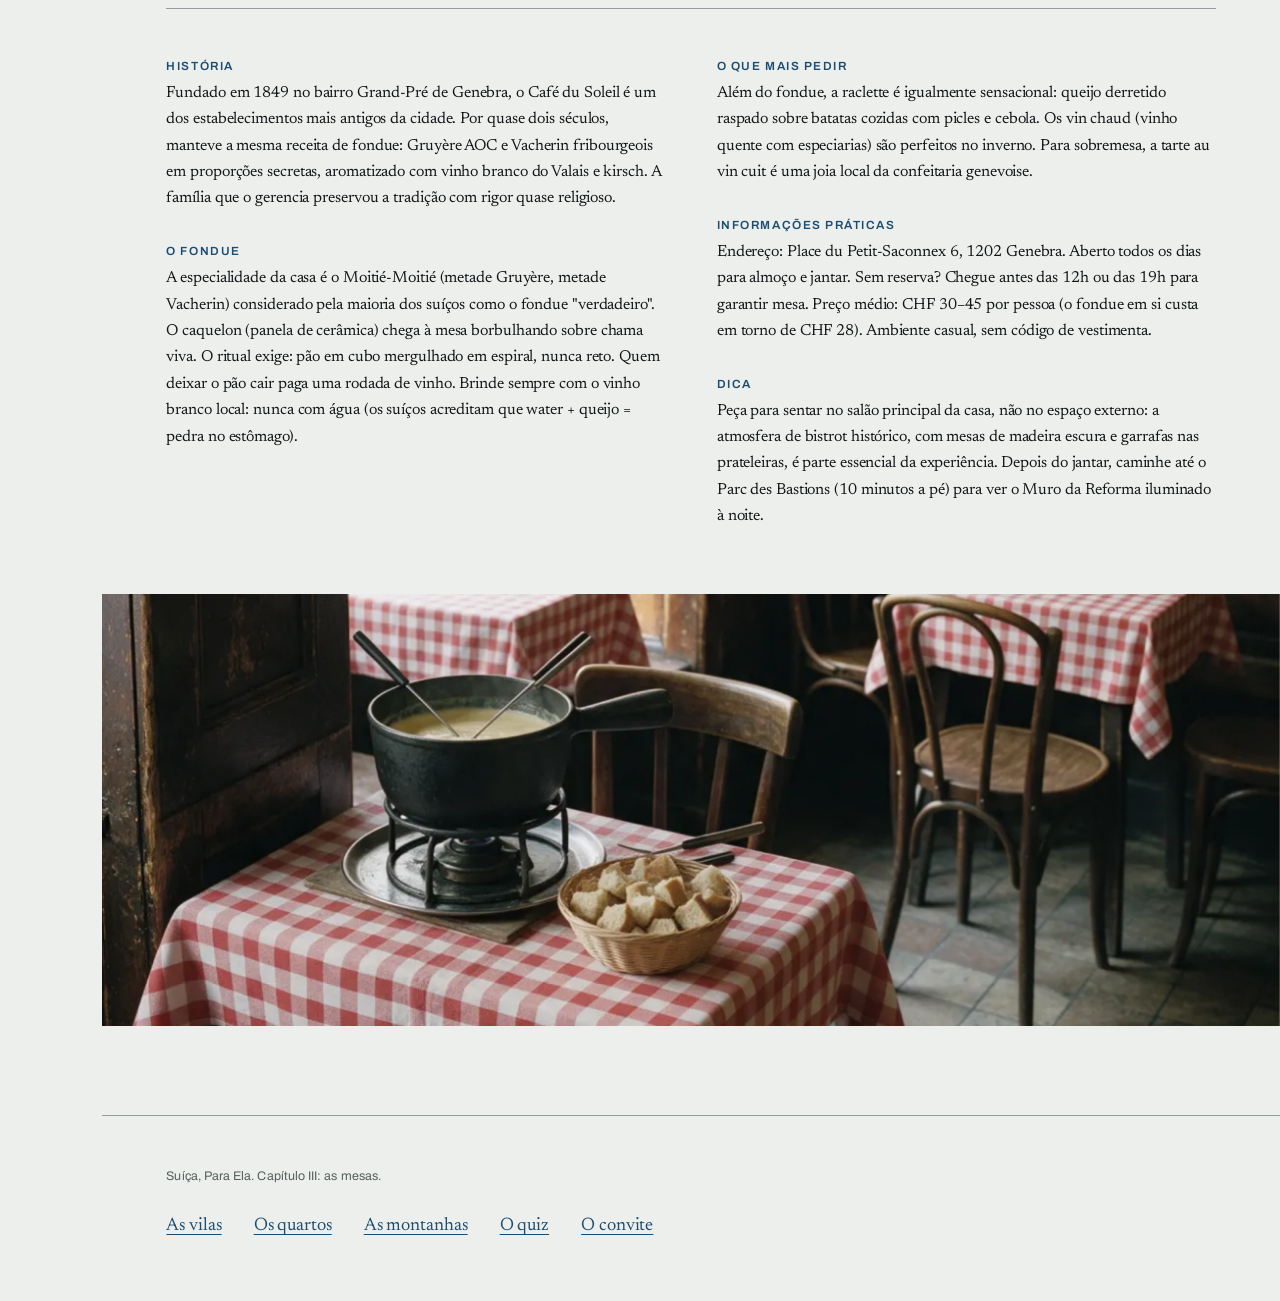
<file: restaurantes.html>
<!doctype html>
<html lang="pt-BR">
<head>
<meta charset="utf-8">
<meta name="viewport" content="width=device-width, initial-scale=1, viewport-fit=cover">
<title>Onde você senta, Suíça</title>
<meta name="description" content="De uma cozinha de duas estrelas a um fondue que existe desde 1849. Onde você senta no roteiro da Suíça.">
<link rel="icon" href="data:image/svg+xml,<svg xmlns='http://www.w3.org/2000/svg' viewBox='0 0 32 32'><rect width='32' height='32' fill='%23EDEFEE'/><path d='M4 24 L13 11 L19 19 L23 14 L28 24 Z' fill='%231B4C72'/></svg>">
<link rel="preconnect" href="https://fonts.googleapis.com">
<link rel="preconnect" href="https://fonts.gstatic.com" crossorigin>
<link href="https://fonts.googleapis.com/css2?family=Archivo:wght@400;500;600&family=Newsreader:opsz,wght@6..72,300;6..72,400;6..72,500&display=swap" rel="stylesheet">
<link rel="stylesheet" href="scrollcraft.css">
<link rel="stylesheet" href="site.css">
<link rel="stylesheet" href="detail.css">
</head>
<body>
<span data-sc-progress></span>
<a class="sc-skip" href="#conteudo">Ir para o conteúdo</a>

<aside class="folio" aria-hidden="true">
  <span class="folio__mark">Suíça, Para Ela</span>
  <div class="dial">
    <span class="dial__shadow"></span>
    <span class="dial__gnomon"></span>
    <span class="dial__hour" data-hour>06:40</span>
  </div>
  <p class="folio__chapter"><span>III</span><b>As mesas</b></p>
</aside>
<main class="page" id="conteudo">

  <header class="detail-hero" data-sc-act="flow">
    <div class="detail-hero__bed">
      <img src="assets/03-mesa-b.webp" alt="Mesa posta com toalha branca, queijo alpino, pão de centeio e uma panela de cobre fumegando." data-sc-parallax="-1.5">
    </div>
    <div class="wrap detail-hero__type" data-sc-in data-sc-stagger="70">
      <a class="back" href="index.html">Voltar ao convite</a>
      <span class="intertitle__num">Capítulo III</span>
      <h1 class="display">Onde você senta</h1>
      <p class="lede">De uma cozinha de duas estrelas a um fondue que existe desde 1849.</p>
    </div>
  </header>


  <article class="entry" id="memories" data-sc-act="flow">
    <div class="wrap">
      <header class="entry__head">
        <div class="entry__id">
          <span class="label">01</span>
          <h2 class="display--sm">Memories</h2>
          <p class="entry__sub">A poesia dos Alpes num prato</p>
        </div>
        <ul class="facts">
          <li>Bad Ragaz</li>
          <li>2 Estrelas Michelin</li>
        </ul>
      </header>
      <div class="entry__body">
        <div class="block">
          <h3 class="block__h">Sobre o restaurante</h3>
          <p>Memories é a obra-prima do chef Sven Wassmer, um dos cozinheiros mais talentosos de sua geração. Instalado dentro do Grand Resort Bad Ragaz (um complexo termal de luxo nos Alpes do leste suíço) o restaurante conquistou 2 estrelas Michelin e 19 pontos Gault&amp;Millau, tornando-se um dos endereços gastronômicos mais celebrados da Suíça.</p>
        </div>
        <div class="block">
          <h3 class="block__h">A filosofia da cozinha</h3>
          <p>Wassmer trabalha com uma filosofia radical de territorialidade: cada prato narra uma estação dos Alpes. Ingredientes hiperlocais (ervas colhidas nas montanhas ao redor, trutas dos rios do cantão, queijos de fazendas vizinhas) são transformados em composições de precisão cirúrgica. O menu-degustação (8 a 12 tempos) muda integralmente a cada estação.</p>
        </div>
        <div class="block">
          <h3 class="block__h">O que esperar</h3>
          <p>Uma experiência de 3 a 4 horas à mesa. O serviço é refinado mas nunca rígido. A carta de vinhos tem foco em rótulos suíços raros: peça ajuda ao sommelier, que conhece cada garrafa pessoalmente. Reserve pelo menos 3 meses antes; nas datas especiais (Natal, Réveillon, Páscoa), 6 meses.</p>
        </div>
        <div class="block">
          <h3 class="block__h">Informações práticas</h3>
          <p>Endereço: Grand Resort Bad Ragaz, Hans Albrecht Strasse 1, 7310 Bad Ragaz. De Zurique: 1h15 de trem. Código de vestimenta: smart elegant (sem tênis ou jeans). Preço médio do menu-degustação com harmonização de vinhos: CHF 380–520 por pessoa. Fecha segundas e terças.</p>
        </div>
        <div class="block">
          <h3 class="block__h">Dica</h3>
          <p>Reserve para o jantar de sexta ou sábado, quando Wassmer costuma estar presente na cozinha. Chegue cedo e explore o spa termal do Grand Resort (as águas de Bad Ragaz são famosas desde o século XIII) antes do jantar. É uma noite completa, não apenas uma refeição.</p>
        </div>
      </div>
    </div>

    <div class="band" aria-hidden="true">
      <img src="assets/03-mesa-b.webp" alt="" data-sc-parallax="-0.9"
           style="object-position: 50% 28%">
    </div>
  </article>

  <article class="entry" id="chesery" data-sc-act="flow">
    <div class="wrap">
      <header class="entry__head">
        <div class="entry__id">
          <span class="label">02</span>
          <h2 class="display--sm">Chesery</h2>
          <p class="entry__sub">Elegância rústica no coração de Gstaad</p>
        </div>
        <ul class="facts">
          <li>Gstaad</li>
          <li>1 Estrela Michelin</li>
        </ul>
      </header>
      <div class="entry__body">
        <div class="block">
          <h3 class="block__h">Sobre o restaurante</h3>
          <p>O Chesery é, ao mesmo tempo, uma lenda e um segredo. Instalado num chalé de madeira escura do século XVIII no centro de Gstaad, o restaurante existe desde 1973 e conquistou geração após geração da jet set alpina: de celebridades hollywoodianas a realezas europeias. A estrela Michelin confirma o que os frequentadores já sabem: aqui, a cozinha é tão boa quanto o ambiente é incomparável.</p>
        </div>
        <div class="block">
          <h3 class="block__h">A cozinha</h3>
          <p>O chef Robert Speth comanda uma cozinha de influência clássica francesa com ingredientes alpinos de primeira. Fondues de trufas, carré de cordeiro do Valais, foie gras com redução de kirsch. A carta muda com as estações: no inverno, pratos mais robustos e reconfortantes; no verão, leveza mediterrânea com toques suíços.</p>
        </div>
        <div class="block">
          <h3 class="block__h">O ambiente</h3>
          <p>A lareira central, as vigas de madeira centenária, os candelabros: tudo cria uma atmosfera de chalé de família aristocrática que recebeu seus convidados para jantar. Nos fins de semana de inverno, o piano bar ao lado anima a noite até tarde. O Chesery é o único lugar em Gstaad onde você come bem E dança até a 1h.</p>
        </div>
        <div class="block">
          <h3 class="block__h">Informações práticas</h3>
          <p>Endereço: Lauenenstrasse, 3780 Gstaad. Aberto para jantar a partir das 19h (fechado segunda e terça na baixa temporada). Código de vestimenta: smart casual no jantar, mais formal nas noites de piano. Reserva essencial com 4 a 8 semanas de antecedência. Preço médio: CHF 180–280 por pessoa.</p>
        </div>
        <div class="block">
          <h3 class="block__h">Dica</h3>
          <p>Peça mesa perto da lareira: há apenas 4 mesas privilegiadas nessa posição. Mencione ao fazer a reserva que é uma ocasião especial; a equipe prepara detalhes surpresa (flores, carta personalizada). Depois do jantar, caminhe pelo Promenade de Gstaad sob as estrelas: a vila à noite de inverno é cinematográfica.</p>
        </div>
      </div>
    </div>

    <div class="band" aria-hidden="true">
      <img src="assets/03-mesa.webp" alt="" data-sc-parallax="-1.3"
           style="object-position: 50% 62%">
    </div>
  </article>

  <article class="entry" id="pizgloria" data-sc-act="flow">
    <div class="wrap">
      <header class="entry__head">
        <div class="entry__id">
          <span class="label">03</span>
          <h2 class="display--sm">Piz Gloria</h2>
          <p class="entry__sub">O restaurante giratório de James Bond</p>
        </div>
        <ul class="facts">
          <li>Schilthorn</li>
          <li>2.970 m de altitude</li>
        </ul>
      </header>
      <div class="entry__body">
        <div class="block">
          <h3 class="block__h">História e James Bond</h3>
          <p>O Piz Gloria ganhou fama mundial em 1969, quando foi cenário do filme &quot;007: A Serviço Secreto de Sua Majestade&quot;, com George Lazenby como Bond. As cenas do laboratório de Blofeld foram filmadas aqui, no cume do Schilthorn a 2.970 metros. Curiosamente, o complexo estava em construção quando a produção de Bond chegou: o dinheiro do filme financiou parte das obras. Hoje, uma exposição permanente celebra o legado 007.</p>
        </div>
        <div class="block">
          <h3 class="block__h">A experiência gastronômica</h3>
          <p>O restaurante giratório completa uma volta de 360° em 55 minutos: tempo suficiente para, numa rotação, ver o Eiger, o Mönch, o Jungfrau, as planícies suíças, os Alpes franceses e até o Monte Blanc em dias claros. Mais de 200 picos acima de 4.000 metros no horizonte. A comida é boa (não Michelin, mas honesta): opt pelo Bircher Muesli no café da manhã: dicen que foi inventado ali.</p>
        </div>
        <div class="block">
          <h3 class="block__h">O que fazer além do jantar</h3>
          <p>Chegue pela manhã para o Thrill Walk: uma passarela suspensa na rocha com seção de vidro transparente sobre o abismo. Visite a exposição Bond World 007. No inverno, esquie pela rota &quot;007 Run&quot; de 16 km descendo até Lauterbrunnen. Leve um casaco pesado: mesmo no verão, a 2.970 m a temperatura ronda os 5°C.</p>
        </div>
        <div class="block">
          <h3 class="block__h">Como chegar</h3>
          <p>De Interlaken, tome o trem até Lauterbrunnen (25 min), depois bondinho até Grütschalp, trem até Mürren e finalmente o teleférico do Schilthorn. Total: cerca de 2h de viagem com as baldeações. Alternativamente, de Stechelberg (vale) sobe teleférico direto em 30 minutos. Com Swiss Travel Pass, parte do trajeto é gratuita.</p>
        </div>
        <div class="block">
          <h3 class="block__h">Dica</h3>
          <p>Compre o ingresso &quot;Breakfast at Piz Gloria&quot;: inclui o teleférico de subida + café da manhã no restaurante giratório + descida. É mais barato que pagar separado e o café da manhã com aquela vista é simplesmente irreal. Vá num dia com previsão de bom tempo: o site do Schilthorn tem webcam ao vivo para verificar.</p>
        </div>
      </div>
    </div>

    <div class="band" aria-hidden="true">
      <img src="assets/03-mesa-c.webp" alt="" data-sc-parallax="-0.6"
           style="object-position: 50% 44%">
    </div>
  </article>

  <article class="entry" id="cafedusoleil" data-sc-act="flow">
    <div class="wrap">
      <header class="entry__head">
        <div class="entry__id">
          <span class="label">04</span>
          <h2 class="display--sm">Café du Soleil</h2>
          <p class="entry__sub">O fondue mais famoso de Genebra</p>
        </div>
        <ul class="facts">
          <li>Genebra</li>
          <li>Desde 1849</li>
        </ul>
      </header>
      <div class="entry__body">
        <div class="block">
          <h3 class="block__h">História</h3>
          <p>Fundado em 1849 no bairro Grand-Pré de Genebra, o Café du Soleil é um dos estabelecimentos mais antigos da cidade. Por quase dois séculos, manteve a mesma receita de fondue: Gruyère AOC e Vacherin fribourgeois em proporções secretas, aromatizado com vinho branco do Valais e kirsch. A família que o gerencia preservou a tradição com rigor quase religioso.</p>
        </div>
        <div class="block">
          <h3 class="block__h">O fondue</h3>
          <p>A especialidade da casa é o Moitié-Moitié (metade Gruyère, metade Vacherin) considerado pela maioria dos suíços como o fondue &quot;verdadeiro&quot;. O caquelon (panela de cerâmica) chega à mesa borbulhando sobre chama viva. O ritual exige: pão em cubo mergulhado em espiral, nunca reto. Quem deixar o pão cair paga uma rodada de vinho. Brinde sempre com o vinho branco local: nunca com água (os suíços acreditam que water + queijo = pedra no estômago).</p>
        </div>
        <div class="block">
          <h3 class="block__h">O que mais pedir</h3>
          <p>Além do fondue, a raclette é igualmente sensacional: queijo derretido raspado sobre batatas cozidas com picles e cebola. Os vin chaud (vinho quente com especiarias) são perfeitos no inverno. Para sobremesa, a tarte au vin cuit é uma joia local da confeitaria genevoise.</p>
        </div>
        <div class="block">
          <h3 class="block__h">Informações práticas</h3>
          <p>Endereço: Place du Petit-Saconnex 6, 1202 Genebra. Aberto todos os dias para almoço e jantar. Sem reserva? Chegue antes das 12h ou das 19h para garantir mesa. Preço médio: CHF 30–45 por pessoa (o fondue em si custa em torno de CHF 28). Ambiente casual, sem código de vestimenta.</p>
        </div>
        <div class="block">
          <h3 class="block__h">Dica</h3>
          <p>Peça para sentar no salão principal da casa, não no espaço externo: a atmosfera de bistrot histórico, com mesas de madeira escura e garrafas nas prateleiras, é parte essencial da experiência. Depois do jantar, caminhe até o Parc des Bastions (10 minutos a pé) para ver o Muro da Reforma iluminado à noite.</p>
        </div>
      </div>
    </div>

    <div class="band" aria-hidden="true">
      <img src="assets/03-mesa-d.webp" alt="" data-sc-parallax="-1.5"
           style="object-position: 50% 76%">
    </div>
  </article>

  <footer class="detail-foot">
    <div class="wrap">
      <p class="caption">Suíça, Para Ela. Capítulo III: as mesas.</p>
      <div class="detail-foot__links">
        <a class="link" href="lugares.html">As vilas</a>
        <a class="link" href="hoteis.html">Os quartos</a>
        <a class="link" href="montanhas.html">As montanhas</a>
        <a class="link" href="quiz.html">O quiz</a>
        <a class="link" href="index.html">O convite</a>
      </div>
    </div>
  </footer>

</main>

<script src="scrollcraft.js"></script>
<script>
  ScrollCraft.mount(document.body);
  (function () {
    /* Mesmo instrumento da capa. Cada capítulo começa na hora que lhe cabe
       e avança dentro da própria página, para o dia continuar contínuo
       quando ela navega entre as páginas. */
    var root = document.documentElement, hourEl = document.querySelector('[data-hour]');
    var BASE = 0.38, SPAN = 0.1;
    var START = 6 * 60 + 40, END = 18 * 60 + 20, ticking = false;
    function pad(n) { return (n < 10 ? '0' : '') + n; }
    function paint() {
      ticking = false;
      var max = document.documentElement.scrollHeight - window.innerHeight;
      var local = max > 0 ? Math.min(1, Math.max(0, window.scrollY / max)) : 0;
      var day = Math.min(1, BASE + local * SPAN);
      root.style.setProperty('--day', day.toFixed(4));
      var mins = Math.round(START + (END - START) * day);
      var txt = pad(Math.floor(mins / 60)) + ':' + pad(mins % 60);
      if (hourEl && hourEl.textContent !== txt) hourEl.textContent = txt;
    }
    function onScroll() { if (!ticking) { ticking = true; requestAnimationFrame(paint); } }
    window.addEventListener('scroll', onScroll, { passive: true });
    window.addEventListener('resize', onScroll, { passive: true });
    paint();
  })();
</script>
</body>
</html>
</file>
<file: scrollcraft.css>
/* ============================================================================
   scrollcraft.css: the taste floor
   ----------------------------------------------------------------------------
   Two layers, and the split matters:

     TOKENS   what you override per brand. Colour roles, the type ramp, the
              spacing scale, elevation, motion. A brand is ~12 values.
     DEVICES  what the engine drives. Do not restyle these to taste; they are
              the mechanism. Style your own markup instead.

   Nothing here draws a "component". There are no card, badge, or pill classes,
   because a stylesheet that ships those is how every page built on it ends up
   with the same shapes. You get a floor and a vocabulary; the composition is
   yours.
   ========================================================================== */

/* ---------------------------------------------------------------- tokens -- */
:root {
  /* --- colour roles. Override these six and the page is rebranded. -------- */
  --sc-canvas:      #08090b;   /* the page ground. Drift interpolates this.   */
  --sc-surface:     #101217;   /* anything raised off the ground             */
  --sc-ink:         #f4f2ef;   /* primary text                               */
  --sc-ink-soft:    #9a9ba1;   /* secondary text. Tinted, never flat gray.   */
  --sc-accent:      #d8ff3e;   /* ONE accent. It owns a region, not confetti. */
  --sc-accent-ink:  #08090b;   /* text that sits on the accent               */

  --sc-hairline:    color-mix(in oklab, var(--sc-ink) 12%, transparent);
  --sc-hairline-strong: color-mix(in oklab, var(--sc-ink) 22%, transparent);

  /* --- type. Two families max. Display carries voice, text carries prose. - */
  --sc-font-display: "Instrument Sans", "Geist", system-ui, sans-serif;
  --sc-font-text:    "Geist", system-ui, sans-serif;
  --sc-font-mono:    "Geist Mono", ui-monospace, monospace;

  /* Fluid ramp. Tracking tightens as size grows because a face set at 6rem
     with 0 tracking reads loose; this is optical correction, not decoration. */
  --sc-t-xs:   clamp(0.75rem, 0.72rem + 0.15vw, 0.82rem);
  --sc-t-sm:   clamp(0.875rem, 0.84rem + 0.18vw, 0.95rem);
  --sc-t-base: clamp(1rem, 0.96rem + 0.22vw, 1.125rem);
  --sc-t-lg:   clamp(1.2rem, 1.1rem + 0.5vw, 1.5rem);
  --sc-t-xl:   clamp(1.6rem, 1.35rem + 1.2vw, 2.25rem);
  --sc-t-2xl:  clamp(2.1rem, 1.6rem + 2.4vw, 3.4rem);
  --sc-t-3xl:  clamp(2.8rem, 1.9rem + 4.2vw, 5rem);
  --sc-t-4xl:  clamp(3.4rem, 1.9rem + 6.6vw, 7.5rem);

  --sc-track-tight:  -0.035em;
  --sc-track-snug:   -0.02em;
  --sc-track-normal: -0.005em;
  --sc-track-wide:    0.08em;

  --sc-leading-none: 0.94;
  --sc-leading-tight: 1.06;
  --sc-leading-body: 1.62;

  --sc-measure: 62ch;

  /* --- space. 4px base: the useful middle steps an 8-only scale misses. --- */
  --sc-1: 0.25rem;  --sc-2: 0.5rem;   --sc-3: 0.75rem;  --sc-4: 1rem;
  --sc-5: 1.5rem;   --sc-6: 2rem;     --sc-7: 3rem;     --sc-8: 4rem;
  --sc-9: 6rem;     --sc-10: 8rem;    --sc-11: 12rem;

  /* Section rhythm is fluid so a phone doesn't inherit desktop air. */
  --sc-section: clamp(4.5rem, 9vw, 11rem);
  --sc-gutter:  clamp(1.25rem, 5vw, 5.5rem);
  --sc-maxw:    82rem;

  /* --- radius. Pick one scale for the page and hold it. ------------------- */
  --sc-r-sm: 6px;  --sc-r-md: 12px;  --sc-r-lg: 20px;  --sc-r-pill: 999px;

  /* --- elevation. Every shadow has an offset AND a soft blur, and is tinted
         to the canvas hue. A zero-offset coloured halo is decoration, not
         depth, so there isn't one here. ---------------------------------- */
  --sc-shadow-color: 220 40% 2%;
  --sc-e1: 0 1px 2px hsl(var(--sc-shadow-color) / 0.28),
           0 2px 6px -1px hsl(var(--sc-shadow-color) / 0.20);
  --sc-e2: 0 2px 4px hsl(var(--sc-shadow-color) / 0.24),
           0 8px 18px -4px hsl(var(--sc-shadow-color) / 0.30);
  --sc-e3: 0 4px 8px hsl(var(--sc-shadow-color) / 0.22),
           0 18px 40px -8px hsl(var(--sc-shadow-color) / 0.38),
           0 48px 90px -24px hsl(var(--sc-shadow-color) / 0.30);

  /* Edge light: a 1px top highlight sells a raised surface better than any
     amount of blur, because real raised things catch light on their lip. */
  --sc-edge: inset 0 1px 0 color-mix(in oklab, var(--sc-ink) 10%, transparent);

  /* --- motion. Built-in CSS easings are too weak for UI. ------------------ */
  --sc-ease-out:    cubic-bezier(0.23, 1, 0.32, 1);
  --sc-ease-in-out: cubic-bezier(0.77, 0, 0.175, 1);
  --sc-ease-drawer: cubic-bezier(0.32, 0.72, 0, 1);
  --sc-d-fast: 160ms;  --sc-d-base: 240ms;  --sc-d-slow: 420ms;

  --sc-z-stage: 1; --sc-z-copy: 20; --sc-z-chrome: 60;
}

/* --------------------------------------------------------------- reset -- */
*, *::before, *::after { box-sizing: border-box; }
html { -webkit-text-size-adjust: 100%; scroll-behavior: smooth; }
@media (prefers-reduced-motion: reduce) { html { scroll-behavior: auto; } }

body {
  margin: 0;
  background: var(--sc-canvas);
  color: var(--sc-ink);
  font-family: var(--sc-font-text);
  font-size: var(--sc-t-base);
  line-height: var(--sc-leading-body);
  letter-spacing: var(--sc-track-normal);
  -webkit-font-smoothing: antialiased;
  text-rendering: optimizeLegibility;
  font-synthesis-weight: none;
  overflow-x: clip;
}
img, video, canvas, svg { display: block; max-width: 100%; }
button, input, select, textarea { font: inherit; color: inherit; }

/* ------------------------------------------------- the browser surfaces --
   The parts you did not draw still carry the design. Selection, caret, focus
   ring, scrollbar and tabular numerals all ship with defaults that belong to no
   design system. Theming them is the cheapest signal that a page was built
   rather than assembled, and it is the step that gets skipped most reliably. */
::selection { background: var(--sc-accent); color: var(--sc-accent-ink); }
:root { caret-color: var(--sc-accent); accent-color: var(--sc-accent); }
:focus-visible {
  outline: 2px solid var(--sc-accent);
  outline-offset: 3px;
  border-radius: var(--sc-r-sm);
}
:where(a) { color: inherit; text-decoration-thickness: 1px; text-underline-offset: 0.22em; }
@supports (scrollbar-color: auto) {
  html { scrollbar-color: color-mix(in oklab, var(--sc-ink) 26%, transparent) transparent; scrollbar-width: thin; }
}
:where(table, .sc-nums, [data-sc-count]) { font-variant-numeric: tabular-nums; }

/* ----------------------------------------------------------- typography -- */
.sc-display {
  font-family: var(--sc-font-display);
  font-weight: 500;
  line-height: var(--sc-leading-none);
  letter-spacing: var(--sc-track-tight);
  text-wrap: balance;
  margin: 0;
}
.sc-display--xl { font-size: var(--sc-t-4xl); }
.sc-display--lg { font-size: var(--sc-t-3xl); }
.sc-display--md { font-size: var(--sc-t-2xl); letter-spacing: var(--sc-track-snug); }
.sc-lede {
  font-size: var(--sc-t-lg);
  line-height: 1.44;
  letter-spacing: var(--sc-track-snug);
  color: var(--sc-ink);
  max-width: 46ch;
  text-wrap: pretty;
  margin: 0;
}
.sc-body { max-width: var(--sc-measure); color: var(--sc-ink-soft); text-wrap: pretty; margin: 0; }
.sc-label {
  font-family: var(--sc-font-mono);
  font-size: var(--sc-t-xs);
  letter-spacing: var(--sc-track-wide);
  text-transform: uppercase;
  color: var(--sc-ink-soft);
}

/* ---------------------------------------------------------------- layout -- */
.sc-wrap { width: 100%; max-width: var(--sc-maxw); margin-inline: auto; padding-inline: var(--sc-gutter); }
.sc-section { padding-block: var(--sc-section); }
/* More space above a heading than below it: the gap belongs to the boundary,
   not to the pair. */
.sc-stack > * + * { margin-top: var(--sc-4); }
.sc-stack > :is(h1,h2,h3) { margin-top: var(--sc-7); }
.sc-stack > :is(h1,h2,h3):first-child { margin-top: 0; }
.sc-rule { height: 1px; border: 0; background: var(--sc-hairline); margin: 0; }

/* =============================================================== DEVICES ==
   Driven by the engine. Restyle your own markup, not these.                */

.sc-act--pinned { position: relative; }
.sc-stage {
  position: sticky; top: 0;
  height: 100vh; height: 100svh;
  overflow: clip;
  z-index: var(--sc-z-stage);
}

/* scrub / sequence media */
.sc-stage :is(video[data-sc-scrub], canvas[data-sc-sequence], .sc-stage__poster) {
  position: absolute; inset: 0;
  width: 100%; height: 100%;
  object-fit: cover;
}
video[data-sc-scrub] { opacity: 0; transition: opacity 380ms var(--sc-ease-out); }
.sc-has-clip video[data-sc-scrub] { opacity: 1; }
/* The poster is a live frame-holder, not a placeholder: it stays up until a
   real video frame has painted, which is what stops the blank-stage flash. */
.sc-stage__poster { z-index: 0; transition: opacity 380ms var(--sc-ease-out); }
.sc-has-clip .sc-stage__poster { opacity: 0; }

/* A scrim only where text sits. A full-frame darkening layer flattens the
   image everywhere to fix contrast in one corner. */
.sc-scrim {
  position: absolute; inset: 0; pointer-events: none; z-index: 1;
  background: linear-gradient(
    var(--sc-scrim-angle, 180deg),
    color-mix(in oklab, var(--sc-canvas) var(--sc-scrim-a, 78%), transparent) 0%,
    color-mix(in oklab, var(--sc-canvas) 30%, transparent) 42%,
    transparent 68%);
}
/* Point the scrim at the copy. A scrim gradient that darkens the top while the
   copy sits at the bottom fixes contrast nowhere and flattens the image
   everywhere, which is the most common way text-over-video goes wrong. */
.sc-scrim--bottom { --sc-scrim-angle: 0deg; }
.sc-scrim--left   { --sc-scrim-angle: 90deg; }
.sc-scrim--right  { --sc-scrim-angle: 270deg; }

/* Corner scrims, for copy anchored to a corner. An edge gradient has to darken
   a whole band across the frame to cover one corner; a corner gradient puts the
   density where the text is and leaves the rest of the image alone. Pair with
   .sc-copy--lead / .sc-copy--trail. */
.sc-scrim--lead {
  background: linear-gradient(to top right,
    color-mix(in oklab, var(--sc-canvas) 94%, transparent) 0%,
    color-mix(in oklab, var(--sc-canvas) 72%, transparent) 30%,
    color-mix(in oklab, var(--sc-canvas) 30%, transparent) 52%,
    transparent 72%);
}
.sc-scrim--trail {
  background: linear-gradient(to top left,
    color-mix(in oklab, var(--sc-canvas) 94%, transparent) 0%,
    color-mix(in oklab, var(--sc-canvas) 72%, transparent) 30%,
    color-mix(in oklab, var(--sc-canvas) 30%, transparent) 52%,
    transparent 72%);
}
/* A band across the bottom, for copy that spans the full width of the frame.
   That is what both corner anchors become below 860px, and it is also the right
   shape whenever the copy block is wider than a corner. */
.sc-scrim--band {
  background: linear-gradient(to top,
    color-mix(in oklab, var(--sc-canvas) 94%, transparent) 0%,
    color-mix(in oklab, var(--sc-canvas) 74%, transparent) 22%,
    color-mix(in oklab, var(--sc-canvas) 30%, transparent) 42%,
    transparent 58%);
}
.sc-scrim--vignette {
  background: radial-gradient(120% 90% at 50% 45%, transparent 40%,
              color-mix(in oklab, var(--sc-canvas) 70%, transparent) 100%);
}

/* copy over a stage.
   max-width is in rem, never ch. A `ch` on this container resolves against the
   CONTAINER's font-size (body size), not the display size of the heading inside
   it, so `max-width: 20ch` here silently produces a ~180px column and wraps a
   hero headline to six lines. Set a ch measure on the text element itself. */
.sc-copy {
  position: absolute; z-index: var(--sc-z-copy);
  inset-inline: var(--sc-gutter);
  max-width: min(46rem, 76vw);
  will-change: opacity, transform;
}
.sc-copy--lead   { left: var(--sc-gutter); bottom: clamp(3rem, 12vh, 9rem); }
/* inset-inline FIRST. It is the shorthand for left+right, so declaring it after
   `left: 50%` resets left to auto and the block drifts off the left edge. */
.sc-copy--center { inset-inline: auto; left: 50%; top: 50%; translate: -50% -50%; text-align: center; }
.sc-copy--trail  { inset-inline: auto; right: var(--sc-gutter); bottom: clamp(3rem, 12vh, 9rem); text-align: right; }

/* cue defaults: the engine writes opacity/transform inline, these are the
   pre-paint state so nothing flashes before the first read() */
[data-sc-cue] { opacity: 0; will-change: opacity, transform; }
.sc-ready [data-sc-cue] { transition: none; }

/* kinetic split */
.sc-split { display: inline-block; overflow: hidden; vertical-align: top; }
/* Descenders live below the baseline; a line mask clipped to the line box eats
   the tails off g, y, p, j. The padding buys them room back. */
.sc-split--line { display: block; padding-bottom: 0.14em; margin-bottom: -0.14em; }
.sc-split__i { display: inline-block; will-change: transform, opacity; }
.sc-is-split { opacity: 1 !important; }

/* horizontal rail */
[data-sc-pan] { display: flex; will-change: transform; }

/* reveal + parallax */
[data-sc-reveal] { will-change: clip-path; }
[data-sc-parallax] { will-change: transform; }

/* flow reveal (fires once) */
[data-sc-in], [data-sc-stagger] > * {
  opacity: 0;
  transform: translate3d(0, 14px, 0);
  transition: opacity 620ms var(--sc-ease-out), transform 620ms var(--sc-ease-out);
}
[data-sc-in].sc-in, [data-sc-stagger] > .sc-in { opacity: 1; transform: none; }

/* pointer devices */
[data-sc-tilt] { transform-style: preserve-3d; will-change: transform; }
[data-sc-magnet] { will-change: transform; }
/* isolation always; position only if nothing more specific already set it.
   Written with :where() (zero specificity) on purpose: a plain `position:
   relative` here has the same weight as `.sc-stage` and, being later in the
   file, silently wins. A stage carrying both attributes then stops being
   sticky and the whole act scrolls away instead of pinning. */
[data-sc-spotlight] { isolation: isolate; }
:where([data-sc-spotlight]) { position: relative; }
[data-sc-spotlight]::after {
  content: ""; position: absolute; inset: 0; pointer-events: none; z-index: 2;
  background: radial-gradient(
    28rem 28rem at calc(var(--sc-mx, 0.5) * 100%) calc(var(--sc-my, 0.5) * 100%),
    color-mix(in oklab, var(--sc-accent) 16%, transparent), transparent 70%);
  opacity: 0; transition: opacity var(--sc-d-slow) var(--sc-ease-out);
}
[data-sc-spotlight]:hover::after { opacity: 1; }

/* =========================================================== WORLDFLIGHT ==
   One fixed stage for the whole page. The only thing in document flow is the
   spacer, and it is empty. If you find yourself adding a section here, you want
   act mode instead: the moment a real block scrolls past the fixed stage, the
   page has a seam again and the whole point is gone.                        */

[data-sc-mode="worldflight"] { position: relative; }

.sc-world {
  position: fixed; inset: 0;
  overflow: clip;
  z-index: var(--sc-z-stage);
  background: var(--sc-canvas);
}

/* Every leg is mounted for the life of the page and stacked in the same box.
   The engine owns opacity, visibility and z-index here; do not set them. */
.sc-world__seg {
  position: absolute; inset: 0;
  opacity: 0;
  will-change: opacity;
}
.sc-world__seg > :is(video, img, canvas) {
  position: absolute; inset: 0;
  width: 100%; height: 100%;
  object-fit: cover;
}
/* The poster is the frame-holder AND the first camera move: the engine pushes
   it in slowly until a real decoded frame is available to replace it. */
.sc-world__poster {
  z-index: 0;
  transform-origin: 50% 50%;
  transition: opacity 420ms var(--sc-ease-out);
}
.sc-world__seg > video { z-index: 1; }
.sc-world__seg.sc-has-clip .sc-world__poster { opacity: 0; }
/* The act stylesheet lights a clip through its ancestor act. A worldflight leg
   has no act, so match the class the engine also writes on the clip itself. */
video[data-sc-scrub].sc-has-clip { opacity: 1; }

/* The copy layer is fixed too, and inert by default: the engine hands
   pointer-events back to a block only while it is actually legible. */
.sc-world__copy {
  position: fixed; inset: 0;
  z-index: var(--sc-z-copy);
  pointer-events: none;
}
.sc-world__scrim { position: absolute; inset: 0; pointer-events: none; z-index: 0; }
[data-sc-copy] {
  opacity: 0;
  pointer-events: none;
  will-change: opacity, transform;
}
.sc-ready [data-sc-copy] { transition: none; }

/* The track. Empty on purpose. */
.sc-world__spacer { pointer-events: none; }

/* scroll progress */
[data-sc-progress] {
  position: fixed; inset: 0 0 auto 0; height: 2px; z-index: var(--sc-z-chrome);
  background: var(--sc-accent); transform-origin: 0 50%; transform: scaleX(0);
  will-change: transform;
}

/* ----------------------------------------------------------- atmosphere --
   Depth is not only shadow. Grain keeps a flat dark ground from banding, and
   it is the difference between "a dark page" and "a lit room". */
.sc-grain { position: fixed; inset: 0; pointer-events: none; z-index: 3; opacity: 0.045; }
.sc-grain::before {
  content: ""; position: absolute; inset: -50%;
  background-image: url("data:image/svg+xml;utf8,<svg xmlns='http://www.w3.org/2000/svg' width='140' height='140'><filter id='n'><feTurbulence type='fractalNoise' baseFrequency='0.85' numOctaves='3'/></filter><rect width='140' height='140' filter='url(%23n)'/></svg>");
}

/* -------------------------------------------------------- reduced motion -- */
@media (prefers-reduced-motion: reduce) {
  /* Fewer and gentler, not zero. Opacity still carries the reveal so the page
     is comprehensible; every position change is dropped. */
  [data-sc-in], [data-sc-stagger] > * { transform: none; transition-duration: 220ms; }
  [data-sc-parallax], [data-sc-pan], .sc-split__i { transform: none !important; }
  /* A wipe is a position change too. Show reveal content settled. */
  [data-sc-reveal] { clip-path: none !important; }
  /* A rail's transform IS its navigation, not decoration. Zeroing it the way
     parallax and kinetic type are zeroed parks the act on its first screenful
     and makes everything past the fold unreachable: a device degrading into
     missing content. Hand the travel back to the reader as an ordinary scroll
     region instead, so the same items are all still gettable without motion.
     A build that would rather re-lay the rail out as a grid can still do that;
     this is the floor, not the ceiling. */
  [data-sc-act="pan"] .sc-stage,
  [data-sc-act="pan"] [data-sc-stage] {
    overflow-x: auto; overflow-y: hidden;
    overscroll-behavior-x: contain;
    scroll-snap-type: x proximity;
  }
  [data-sc-pan] > * { scroll-snap-align: center; }
  [data-sc-spotlight]::after { display: none; }
  /* A worldflight keeps its whole story here. No clip is ever fetched, so the
     posters are the film, and they cross-dissolve through exactly the same
     seams at exactly the same scroll positions. The push-in and the copy drift
     are the only things that go. */
  .sc-world__poster, [data-sc-copy] { transform: none !important; }
}

/* --------------------------------------------------------------- mobile -- */
@media (max-width: 860px) {
  .sc-copy { inset-inline: var(--sc-gutter); max-width: none; }
  .sc-copy--trail { text-align: left; }
  .sc-stage { height: 100svh; }
  /* .sc-copy--trail re-anchors to the left and spans the full width here, so a
     bottom-RIGHT corner gradient darkens the one corner the copy just left and
     guarantees a contrast failure over any bright clip. Point the density at
     the copy: the same band .sc-scrim--band paints. */
  .sc-scrim--trail {
    background: linear-gradient(to top,
      color-mix(in oklab, var(--sc-canvas) 94%, transparent) 0%,
      color-mix(in oklab, var(--sc-canvas) 74%, transparent) 22%,
      color-mix(in oklab, var(--sc-canvas) 30%, transparent) 42%,
      transparent 58%);
  }
}
</file>
<file: site.css>
/* ─────────────────────────────────────────────────────────────
   Suíça, Para Ela
   Piso de design compartilhado por todas as páginas.
   O motor (scrollcraft.css / .js) não é tocado: só tematizado.
   ───────────────────────────────────────────────────────────── */

:root {
  /* Seis papéis, um acento. Paleta fria de papel, deliberadamente longe
     do creme-e-latão que é o reflexo automático de toda marca artesanal. */
  --sc-canvas:     #EDEFEE;
  --sc-surface:    #E0E5E4;
  --sc-ink:        #14171A;
  --sc-ink-soft:   #565F60;
  --sc-accent:     #1B4C72;
  --sc-accent-ink: #EDEFEE;

  --sc-font-display: "Newsreader", Georgia, serif;
  --sc-font-text:    "Newsreader", Georgia, serif;

  /* Segunda família: só fólio, etiquetas, legendas e o horário. */
  --font-label: "Archivo", system-ui, sans-serif;

  /* Canvas claro: as sombras do motor são calibradas para fundo quase preto.
     Metade da força e re-tingidas na direção do papel (worlds.md). */
  --sc-shadow-color: 210 14% 12%;
  --sc-e1: 0 1px 2px hsl(var(--sc-shadow-color) / .06);
  --sc-e2: 0 4px 14px hsl(var(--sc-shadow-color) / .08);
  --sc-e3: 0 14px 40px hsl(var(--sc-shadow-color) / .10);
  --sc-edge: inset 0 1px 0 hsl(0 0% 100% / .7);

  --rule: 1px solid hsl(200 8% 58% / .38);
  --rule-strong: 1px solid hsl(200 10% 34% / .55);

  /* ── O MOVIMENTO-ASSINATURA ──────────────────────────────────
     --day corre de 0 (manhã fria) a 1 (fim de tarde) ao longo do scroll.
     Um instrumento só governa margem, papel, tinta e filetes.
     Os FUNDOS dos capítulos continuam em corte duro, pintados por seção:
     a gramática de capítulos recusa interpolação entre dois papéis. */
  --day: 0;
  --sun-angle: calc(-58deg + (var(--day) * 116deg));
  --sun-length: calc(1 + (var(--day) * 1.35));
}

*, *::before, *::after { box-sizing: border-box; }

html { -webkit-text-size-adjust: 100%; }

body {
  margin: 0;
  /* O ponto branco do papel esquenta com o dia. Passo pequeno de propósito:
     invisível de um quadro para o outro, óbvio do topo ao fim. */
  background:
    hsl(calc(150 - (var(--day) * 118)) calc(6% + (var(--day) * 14%))
        calc(93.5% - (var(--day) * 1.5%)));
  color: var(--sc-ink);
  font-family: var(--sc-font-text);
  font-size: clamp(1.02rem, .97rem + .22vw, 1.18rem);
  line-height: 1.62;
  font-synthesis-weight: none;
  text-rendering: optimizeLegibility;
}

::selection { background: var(--sc-accent); color: var(--sc-accent-ink); }

:focus-visible {
  outline: 2px solid var(--sc-accent);
  outline-offset: 3px;
  border-radius: 2px;
}

/* Pular para o conteúdo: fora da tela até receber foco pelo teclado.
   Não é classe do motor, então o estilo é daqui. */
.sc-skip {
  position: fixed;
  top: .6rem;
  left: .6rem;
  z-index: 90;
  padding: .7rem 1rem;
  background: var(--sc-accent);
  color: var(--sc-accent-ink);
  font-family: var(--font-label);
  font-size: .82rem;
  letter-spacing: .06em;
  text-decoration: none;
  border-radius: 2px;
  transform: translateY(calc(-100% - 1.2rem));
  transition: transform 160ms var(--sc-ease-out, ease-out);
}
.sc-skip:focus-visible { transform: none; }

img { display: block; max-width: 100%; }

/* ── Tipografia ───────────────────────────────────────────── */

h1, h2, h3 {
  font-family: var(--sc-font-display);
  font-weight: 400;
  line-height: 1.02;
  letter-spacing: -.016em;
  text-wrap: balance;
  margin: 0;
}

p { text-wrap: pretty; margin: 0; }

.display {
  font-size: clamp(2.6rem, 1.5rem + 4.6vw, 5.4rem);
  line-height: .98;
  letter-spacing: -.024em;
}
.display--sm { font-size: clamp(1.9rem, 1.3rem + 2.4vw, 3.1rem); line-height: 1.04; }

.lede {
  font-size: clamp(1.22rem, 1.08rem + .6vw, 1.62rem);
  line-height: 1.46;
  color: var(--sc-ink);
  max-width: 34ch;
}

.prose { max-width: 62ch; }
.prose p + p { margin-top: 1.1em; }

.label {
  font-family: var(--font-label);
  font-size: .715rem;
  font-weight: 500;
  letter-spacing: .15em;
  text-transform: uppercase;
  color: var(--sc-ink-soft);
  font-feature-settings: "tnum" 1;
}

.caption {
  font-family: var(--font-label);
  font-size: .78rem;
  line-height: 1.5;
  color: var(--sc-ink-soft);
  letter-spacing: .005em;
}

/* Um filete acima da legenda vale mais que uma caixa em volta dela. */
figure { margin: 0; }
figcaption { padding-top: .7rem; margin-top: .9rem; border-top: var(--rule); }

/* ── Links ────────────────────────────────────────────────── */

a { color: inherit; }

a.link {
  color: var(--sc-accent);
  text-decoration: underline;
  text-decoration-thickness: 1px;
  text-underline-offset: .22em;
  transition: text-decoration-color 140ms var(--sc-ease-out, ease-out);
}
a.link:hover { text-decoration-color: transparent; }

/* O convite para a página de detalhe. Editorial: um filete e uma linha de
   texto, não uma ilha de botão. Alvo de toque acima de 44px mesmo assim. */
.go {
  display: inline-flex;
  align-items: baseline;
  gap: .7rem;
  min-height: 44px;
  padding: .85rem 0 .7rem;
  border-top: var(--rule-strong);
  font-family: var(--font-label);
  font-size: .82rem;
  font-weight: 500;
  letter-spacing: .07em;
  text-transform: uppercase;
  color: var(--sc-accent);
  text-decoration: none;
}
.go::after {
  content: "";
  width: 2.4rem; height: 1px;
  align-self: center;
  background: currentColor;
  transition: width 180ms var(--sc-ease-out, ease-out);
}
@media (hover: hover) and (pointer: fine) {
  .go:hover::after { width: 3.6rem; }
}
.go:active { transform: translateY(1px); }

/* ── O FÓLIO, que é um relógio de sol ─────────────────────────
   A chrome desta gramática. Não é barra fixa: é margem impressa. */

.folio {
  position: fixed;
  top: 0; left: 0;
  z-index: 40;
  width: clamp(5.5rem, 8vw, 8.5rem);
  height: 100vh;
  height: 100dvh;
  padding: clamp(1.1rem, 2vw, 1.8rem);
  display: flex;
  flex-direction: column;
  justify-content: space-between;
  pointer-events: none;
  mix-blend-mode: multiply;
}
.folio__mark {
  font-family: var(--font-label);
  font-size: .72rem;
  font-weight: 600;
  letter-spacing: .17em;
  text-transform: uppercase;
  color: var(--sc-ink);
  writing-mode: vertical-rl;
  transform: rotate(180deg);
}

/* O gnômon: um fio, e a sombra que ele projeta na margem. */
.dial { position: relative; width: 100%; height: clamp(4.5rem, 8vw, 6.5rem); }
.dial__gnomon {
  position: absolute;
  left: 50%; bottom: 0;
  width: 1px; height: 100%;
  background: var(--sc-ink);
  transform: translateX(-.5px);
}
.dial__shadow {
  position: absolute;
  left: 50%; bottom: 0;
  width: 1px;
  height: 100%;
  background: linear-gradient(to top,
    hsl(212 24% 30% / .46), hsl(212 24% 30% / 0));
  transform-origin: 50% 100%;
  /* Gira e alonga: a única coisa da página que se move continuamente. */
  transform: translateX(-.5px) rotate(var(--sun-angle)) scaleY(var(--sun-length));
}
.dial__hour {
  position: absolute;
  left: 0; bottom: -1.5rem;
  font-family: var(--font-label);
  font-size: .7rem;
  font-weight: 500;
  letter-spacing: .1em;
  color: var(--sc-ink-soft);
  font-variant-numeric: tabular-nums;
}
.folio__chapter {
  font-family: var(--font-label);
  font-size: .7rem;
  font-weight: 500;
  letter-spacing: .13em;
  text-transform: uppercase;
  color: var(--sc-ink-soft);
  font-variant-numeric: tabular-nums;
}
.folio__chapter b { display: block; font-weight: 600; color: var(--sc-ink); }

/* No celular a margem não cabe. Vira um rodapé fino, e o relógio deita. */
@media (max-width: 860px) {
  .folio {
    top: auto; bottom: 0;
    width: 100%; height: auto;
    flex-direction: row;
    align-items: center;
    gap: 1rem;
    padding: .55rem clamp(1rem, 4vw, 1.4rem);
    background: hsl(0 0% 100% / .55);
    backdrop-filter: blur(10px);
    border-top: var(--rule);
  }
  .folio__mark { writing-mode: horizontal-tb; transform: none; font-size: .66rem; }
  .dial { width: 2.2rem; height: 2.2rem; flex: 0 0 auto; }
  .dial__hour { left: 2.7rem; bottom: .55rem; }
  .folio__chapter { margin-left: auto; text-align: right; }
}

/* ── Estrutura de página ──────────────────────────────────── */

.page { margin-left: clamp(5.5rem, 8vw, 8.5rem); }
@media (max-width: 860px) { .page { margin-left: 0; padding-bottom: 3.2rem; } }

.wrap {
  width: min(100% - 2 * clamp(1.15rem, 5vw, 4rem), 78rem);
  margin-inline: auto;
}

/* Cada capítulo pinta o próprio chão. Corte duro, nunca interpolação. */
.chapter { position: relative; padding-block: clamp(4.5rem, 9vw, 8.5rem); }
.chapter--paper  { background: transparent; }
.chapter--tint   { background: hsl(196 13% 90% / .72); }
.chapter--deep   { background: hsl(205 22% 15%); }

.chapter--deep,
.chapter--deep h1, .chapter--deep h2, .chapter--deep h3 {
  /* Redefinir o token não re-tinge o que já resolveu a cor no body.
     Reafirmar `color` no mesmo escopo é obrigatório (taste.md). */
  --sc-ink: #F0F3F4;
  --sc-ink-soft: #9FB0B6;
  --sc-accent: #93BDDD;
  color: var(--sc-ink);
}
.chapter--deep .label,
.chapter--deep .caption { color: var(--sc-ink-soft); }
.chapter--deep .go { color: var(--sc-accent); border-top-color: hsl(200 20% 70% / .4); }

/* Intertítulo: o corte entre capítulos, que numa revista é uma página
   inteira em branco com o número e o nome. */
.intertitle {
  display: flex;
  align-items: baseline;
  gap: clamp(1rem, 3vw, 2.4rem);
  padding-bottom: clamp(1.6rem, 3vw, 2.6rem);
  margin-bottom: clamp(2.2rem, 4vw, 3.6rem);
  border-bottom: var(--rule-strong);
}
.intertitle__num {
  font-family: var(--font-label);
  font-size: .78rem;
  font-weight: 600;
  letter-spacing: .14em;
  color: var(--sc-ink-soft);
  font-variant-numeric: tabular-nums;
  flex: 0 0 auto;
}

/* Grade assimétrica, nunca três colunas iguais de cards. */
.spread {
  display: grid;
  gap: clamp(1.8rem, 4vw, 3.4rem);
  align-items: start;
}
@media (min-width: 900px) {
  .spread--text-media { grid-template-columns: minmax(0, 1fr) minmax(0, 1.18fr); }
  .spread--media-text { grid-template-columns: minmax(0, 1.18fr) minmax(0, 1fr); }
  .spread--wide-text  { grid-template-columns: minmax(0, 1.55fr) minmax(0, 1fr); }
}

.stack > * + * { margin-top: clamp(1rem, 1.8vw, 1.5rem); }
/* Mais espaço acima de um título do que abaixo dele. */
.stack > h2 + * { margin-top: .85rem; }

/* Lista de itens reais como etiquetas de museu, não como cards. */
.ledger { list-style: none; margin: 0; padding: 0; }
.ledger li { padding: .95rem 0; border-top: var(--rule); }
.ledger li:last-child { border-bottom: var(--rule); }
.ledger__name { font-size: 1.06rem; }
.ledger__fact {
  font-family: var(--font-label);
  font-size: .76rem;
  letter-spacing: .04em;
  color: var(--sc-ink-soft);
  font-variant-numeric: tabular-nums;
}
@media (min-width: 640px) {
  .ledger li { display: flex; justify-content: space-between; align-items: baseline; gap: 2rem; }
  .ledger__fact { text-align: right; flex: 0 0 auto; }
}

/* ── Movimento ────────────────────────────────────────────── */

@media (prefers-reduced-motion: reduce) {
  .dial__shadow { transition: none; }
  html { scroll-behavior: auto; }
}
</file>
<file: style.css>
/* ─── Reset & Base ─────────────────────────────────── */
*, *::before, *::after { box-sizing: border-box; margin: 0; padding: 0; }

:root {
  --cream:   #f7f3ec;
  --cream2:  #ede7da;
  --forest:  #1a2e1e;
  --forest2: #243d29;
  --gold:    #b8924a;
  --gold2:   #d4a85a;
  --text:    #2c2c2c;
  --muted:   #7a7060;
  --white:   #ffffff;
  --shadow:  0 8px 40px rgba(0,0,0,.12);
  --shadow-hover: 0 20px 60px rgba(0,0,0,.22);
  --radius:  4px;
  --transition: .4s cubic-bezier(.25,.46,.45,.94);
}

html { scroll-behavior: smooth; }

body {
  font-family: 'Jost', sans-serif;
  font-weight: 300;
  background: var(--cream);
  color: var(--text);
  overflow-x: hidden;
  line-height: 1.7;
}

img { display: block; width: 100%; object-fit: cover; }

a { color: inherit; text-decoration: none; }

/* ─── Typography ────────────────────────────────────── */
h1, h2, h3, h4 {
  font-family: 'Cormorant Garamond', serif;
  font-weight: 400;
  line-height: 1.15;
}

.section-label {
  font-family: 'Jost', sans-serif;
  font-size: .65rem;
  font-weight: 500;
  letter-spacing: .25em;
  text-transform: uppercase;
  color: var(--gold);
  display: block;
  margin-bottom: 1rem;
}

.section-title {
  font-size: clamp(2rem, 5vw, 3.5rem);
  font-weight: 300;
  margin-bottom: 1.5rem;
}

.section-subtitle {
  font-size: 1rem;
  font-weight: 300;
  color: var(--muted);
  max-width: 52ch;
  line-height: 1.8;
}

/* ─── Navigation ────────────────────────────────────── */
.nav {
  position: fixed;
  top: 0;
  left: 0;
  right: 0;
  z-index: 100;
  display: flex;
  align-items: center;
  justify-content: space-between;
  padding: 1.25rem 3rem;
  background: rgba(247, 243, 236, .7);
  backdrop-filter: blur(18px) saturate(1.4);
  -webkit-backdrop-filter: blur(18px) saturate(1.4);
  border-bottom: 1px solid rgba(184,146,74,.15);
  transition: padding var(--transition), background var(--transition);
}

.nav.scrolled {
  padding: .9rem 3rem;
  background: rgba(247, 243, 236, .92);
}

.nav-logo {
  font-family: 'Cormorant Garamond', serif;
  font-size: 1.3rem;
  font-weight: 600;
  font-style: italic;
  color: var(--forest);
  letter-spacing: .02em;
}

.nav-logo span { color: var(--gold); }

.nav-links {
  display: flex;
  gap: 2.5rem;
  list-style: none;
}

.nav-links a {
  font-size: .72rem;
  font-weight: 500;
  letter-spacing: .15em;
  text-transform: uppercase;
  color: var(--forest);
  position: relative;
  padding-bottom: 2px;
  transition: color var(--transition);
}

.nav-links a::after {
  content: '';
  position: absolute;
  bottom: 0;
  left: 0;
  width: 0;
  height: 1px;
  background: var(--gold);
  transition: width var(--transition);
}

.nav-links a:hover { color: var(--gold); }
.nav-links a:hover::after { width: 100%; }

.nav-toggle {
  display: none;
  flex-direction: column;
  gap: 5px;
  cursor: pointer;
  padding: 8px;
  background: none;
  border: none;
  position: relative;
  width: 40px;
  height: 40px;
  align-items: center;
  justify-content: center;
  z-index: 101;
}

.nav-toggle span {
  display: block;
  width: 22px;
  height: 1.5px;
  background: var(--forest);
  transform-origin: center;
  transition: transform .35s cubic-bezier(.65,.05,.36,1),
              opacity .25s ease,
              background .3s ease;
}

.nav-toggle.active span { background: var(--gold); }
.nav-toggle.active span:nth-child(1) { transform: translateY(6.5px) rotate(45deg); }
.nav-toggle.active span:nth-child(2) { opacity: 0; transform: scaleX(0); }
.nav-toggle.active span:nth-child(3) { transform: translateY(-6.5px) rotate(-45deg); }

/* Scroll progress bar */
.scroll-progress {
  position: fixed;
  top: 0;
  left: 0;
  width: 0%;
  height: 2px;
  background: linear-gradient(90deg, var(--gold), var(--gold2));
  z-index: 200;
  transition: width .08s linear;
  box-shadow: 0 0 12px rgba(184,146,74,.4);
}

/* ─── Hero ──────────────────────────────────────────── */
.hero {
  position: relative;
  height: 100vh;
  min-height: 600px;
  display: flex;
  align-items: center;
  justify-content: center;
  overflow: hidden;
}

.hero-bg {
  position: absolute;
  inset: -20%;
  background-image: url('https://picsum.photos/seed/swiss-alps-hero/1800/900');
  background-size: cover;
  background-position: center;
  will-change: transform;
}

.hero-overlay {
  position: absolute;
  inset: 0;
  background: linear-gradient(
    160deg,
    rgba(26, 46, 30, .55) 0%,
    rgba(26, 46, 30, .35) 40%,
    rgba(10, 10, 10, .6)  100%
  );
}

.hero-content {
  position: relative;
  text-align: center;
  color: var(--white);
  padding: 0 2rem;
  max-width: 860px;
  will-change: transform, opacity;
}

.hero-eyebrow {
  font-family: 'Jost', sans-serif;
  font-size: .68rem;
  font-weight: 500;
  letter-spacing: .35em;
  text-transform: uppercase;
  color: var(--gold2);
  display: block;
  margin-bottom: 1.5rem;
  opacity: 0;
  transform: translateY(20px);
  animation: fadeUp .9s .3s forwards;
}

.hero-title {
  font-size: clamp(3rem, 9vw, 7rem);
  font-weight: 300;
  letter-spacing: -.01em;
  line-height: 1.05;
  margin-bottom: .5rem;
  opacity: 0;
  transform: translateY(30px);
  animation: fadeUp 1s .5s forwards;
}

.hero-title em {
  font-style: italic;
  color: var(--gold2);
}

.hero-subtitle {
  font-family: 'Cormorant Garamond', serif;
  font-size: clamp(1.1rem, 2.5vw, 1.6rem);
  font-weight: 300;
  font-style: italic;
  opacity: 0;
  transform: translateY(20px);
  animation: fadeUp 1s .7s forwards;
  margin-bottom: 2.5rem;
  color: rgba(255,255,255,.85);
}

.hero-cta {
  display: inline-block;
  padding: .85rem 2.5rem;
  border: 1px solid var(--gold2);
  color: var(--white);
  font-family: 'Jost', sans-serif;
  font-size: .72rem;
  font-weight: 500;
  letter-spacing: .2em;
  text-transform: uppercase;
  transition: background var(--transition), color var(--transition);
  opacity: 0;
  animation: fadeUp 1s .9s forwards;
}

.hero-cta:hover {
  background: var(--gold);
  border-color: var(--gold);
}

.hero-scroll {
  position: absolute;
  bottom: 2.5rem;
  left: 50%;
  transform: translateX(-50%);
  display: flex;
  flex-direction: column;
  align-items: center;
  gap: .5rem;
  color: rgba(255,255,255,.6);
  font-size: .6rem;
  font-weight: 500;
  letter-spacing: .2em;
  text-transform: uppercase;
  animation: fadeUp 1s 1.2s both;
}

.hero-scroll-line {
  width: 1px;
  height: 50px;
  background: linear-gradient(to bottom, transparent, rgba(255,255,255,.5));
  animation: scrollPulse 2s ease-in-out infinite;
}

@keyframes scrollPulse {
  0%, 100% { opacity: .4; transform: scaleY(1); }
  50%       { opacity: 1;  transform: scaleY(1.1); }
}

@keyframes fadeUp {
  to { opacity: 1; transform: translateY(0); }
}

/* ─── Intro Strip ───────────────────────────────────── */
.intro-strip {
  background: var(--forest);
  color: var(--white);
  display: flex;
  justify-content: center;
  gap: 0;
  overflow: hidden;
}

.intro-item {
  flex: 1;
  padding: 2.5rem 2rem;
  text-align: center;
  border-right: 1px solid rgba(255,255,255,.08);
  position: relative;
}

.intro-item:last-child { border-right: none; }

.intro-item-number {
  font-family: 'Cormorant Garamond', serif;
  font-size: 2.8rem;
  font-weight: 300;
  color: var(--gold);
  display: block;
  line-height: 1;
}

.intro-item-label {
  font-size: .7rem;
  font-weight: 400;
  letter-spacing: .12em;
  text-transform: uppercase;
  color: rgba(255,255,255,.55);
  margin-top: .4rem;
  display: block;
}

/* ─── Section Wrapper ───────────────────────────────── */
.section {
  padding: 7rem 2rem;
}

.section-inner {
  max-width: 1200px;
  margin: 0 auto;
}

.section-header {
  margin-bottom: 4rem;
}

.section-header.centered { text-align: center; }
.section-header.centered .section-subtitle { margin: 0 auto; }

/* ─── Cards Grid ────────────────────────────────────── */
.cards-grid {
  display: grid;
  grid-template-columns: repeat(auto-fill, minmax(280px, 1fr));
  gap: 2rem;
}

.card {
  background: var(--white);
  border-radius: var(--radius);
  overflow: hidden;
  box-shadow: var(--shadow);
  transition: transform var(--transition), box-shadow var(--transition);
}

.card:hover {
  transform: translateY(-8px);
  box-shadow: var(--shadow-hover);
}

.card-img {
  height: 240px;
  overflow: hidden;
}

.card-img img {
  height: 100%;
  transition: transform .7s ease;
}

.card:hover .card-img img {
  transform: scale(1.07);
}

.card-body {
  padding: 1.75rem;
}

.card-tag {
  font-size: .6rem;
  font-weight: 500;
  letter-spacing: .2em;
  text-transform: uppercase;
  color: var(--gold);
  display: block;
  margin-bottom: .6rem;
}

.card-title {
  font-size: 1.45rem;
  font-weight: 400;
  margin-bottom: .75rem;
  color: var(--forest);
}

.card-text {
  font-size: .9rem;
  color: var(--muted);
  line-height: 1.75;
}

.card-detail {
  display: flex;
  align-items: center;
  gap: .5rem;
  margin-top: 1.2rem;
  padding-top: 1.2rem;
  border-top: 1px solid var(--cream2);
  font-size: .75rem;
  color: var(--muted);
}

.card-detail-icon { color: var(--gold); font-size: .9rem; }

/* ─── Dark section ──────────────────────────────────── */
.section--dark {
  background: var(--forest);
  color: var(--white);
}

.section--dark .section-title { color: var(--white); }
.section--dark .section-subtitle { color: rgba(255,255,255,.6); }
.section--dark .card {
  background: var(--forest2);
  color: var(--white);
  border: 1px solid rgba(255,255,255,.07);
}
.section--dark .card-title { color: var(--white); }
.section--dark .card-text  { color: rgba(255,255,255,.55); }
.section--dark .card-detail { border-color: rgba(255,255,255,.1); color: rgba(255,255,255,.4); }

/* ─── Feature Layout (2 col) ────────────────────────── */
.feature-grid {
  display: grid;
  grid-template-columns: 1fr 1fr;
  gap: 3rem;
  align-items: center;
}

.feature-grid.reverse { direction: rtl; }
.feature-grid.reverse > * { direction: ltr; }

.feature-img {
  border-radius: var(--radius);
  overflow: hidden;
  height: 480px;
  box-shadow: var(--shadow);
}

.feature-img img { height: 100%; }
.feature-content { padding: 1rem 0; }

.feature-content .section-title {
  font-size: clamp(1.8rem, 3.5vw, 2.8rem);
  margin-top: .5rem;
}

.feature-stars {
  display: flex;
  gap: .25rem;
  margin-top: 1.5rem;
}

.star { color: var(--gold); font-size: .85rem; }

.feature-badge {
  display: inline-block;
  margin-top: 1.5rem;
  padding: .5rem 1.2rem;
  border: 1px solid var(--gold);
  color: var(--gold);
  font-size: .65rem;
  font-weight: 500;
  letter-spacing: .18em;
  text-transform: uppercase;
  border-radius: 2px;
}

/* ─── Restaurantes ──────────────────────────────────── */
.restaurant-list {
  display: grid;
  grid-template-columns: 1fr 1fr;
  gap: 2.5rem;
}

.restaurant-card {
  display: grid;
  grid-template-columns: 200px 1fr;
  gap: 0;
  background: var(--white);
  border-radius: var(--radius);
  overflow: hidden;
  box-shadow: var(--shadow);
  transition: transform var(--transition), box-shadow var(--transition);
}

.restaurant-card:hover {
  transform: translateY(-6px);
  box-shadow: var(--shadow-hover);
}

.restaurant-img {
  height: 100%;
  min-height: 220px;
  overflow: hidden;
}

.restaurant-img img { height: 100%; }

.restaurant-card:hover .restaurant-img img {
  transform: scale(1.07);
  transition: transform .7s ease;
}

.restaurant-body { padding: 2rem; }

.restaurant-name {
  font-size: 1.5rem;
  font-weight: 400;
  color: var(--forest);
  margin-bottom: .4rem;
}

.restaurant-location {
  font-size: .7rem;
  font-weight: 500;
  letter-spacing: .15em;
  text-transform: uppercase;
  color: var(--gold);
  margin-bottom: .8rem;
}

.restaurant-desc {
  font-size: .88rem;
  color: var(--muted);
  line-height: 1.75;
}

.restaurant-meta {
  display: flex;
  gap: 1rem;
  margin-top: 1.2rem;
  flex-wrap: wrap;
}

.restaurant-meta span {
  font-size: .68rem;
  font-weight: 500;
  letter-spacing: .1em;
  text-transform: uppercase;
  padding: .3rem .8rem;
  background: var(--cream2);
  color: var(--forest);
  border-radius: 2px;
}

/* ─── Hotéis ────────────────────────────────────────── */
.hotels-grid {
  display: grid;
  grid-template-columns: repeat(3, 1fr);
  gap: 2rem;
}

.hotel-card {
  background: var(--white);
  border-radius: var(--radius);
  overflow: hidden;
  box-shadow: var(--shadow);
  transition: transform var(--transition), box-shadow var(--transition);
}

.hotel-card:hover {
  transform: translateY(-8px);
  box-shadow: var(--shadow-hover);
}

.hotel-card:nth-child(4),
.hotel-card:nth-child(5) {
  grid-column: span 1;
}

.hotels-grid-bottom {
  display: grid;
  grid-template-columns: 1fr 1fr;
  gap: 2rem;
  margin-top: 2rem;
}

.hotel-img {
  height: 260px;
  overflow: hidden;
}

.hotel-img img {
  height: 100%;
  transition: transform .7s ease;
}

.hotel-card:hover .hotel-img img { transform: scale(1.07); }

.hotel-body { padding: 1.75rem; }

.hotel-name {
  font-size: 1.4rem;
  font-weight: 400;
  color: var(--forest);
  margin-bottom: .3rem;
}

.hotel-location {
  font-size: .68rem;
  font-weight: 500;
  letter-spacing: .18em;
  text-transform: uppercase;
  color: var(--gold);
  display: block;
  margin-bottom: .8rem;
}

.hotel-desc {
  font-size: .87rem;
  color: var(--muted);
  line-height: 1.75;
}

.hotel-stars { display: flex; gap: 3px; margin-top: 1rem; }
.hotel-stars .star { font-size: .7rem; }

/* ─── Montanhas ─────────────────────────────────────── */
.mountains-grid {
  display: grid;
  grid-template-columns: repeat(2, 1fr);
  gap: 2.5rem;
}

.mountain-card {
  position: relative;
  border-radius: var(--radius);
  overflow: hidden;
  height: 380px;
  cursor: default;
  box-shadow: var(--shadow);
}

.mountain-card img {
  height: 100%;
  transition: transform .9s ease;
}

.mountain-card:hover img { transform: scale(1.07); }

.mountain-overlay {
  position: absolute;
  inset: 0;
  background: linear-gradient(to top, rgba(26,46,30,.9) 0%, transparent 55%);
  transition: background var(--transition);
}

.mountain-card:hover .mountain-overlay {
  background: linear-gradient(to top, rgba(26,46,30,.95) 0%, rgba(26,46,30,.2) 60%);
}

.mountain-content {
  position: absolute;
  bottom: 0;
  left: 0;
  right: 0;
  padding: 2rem;
  color: var(--white);
}

.mountain-altitude {
  font-family: 'Cormorant Garamond', serif;
  font-size: 1rem;
  font-style: italic;
  color: var(--gold2);
  display: block;
  margin-bottom: .4rem;
}

.mountain-name {
  font-size: 1.9rem;
  font-weight: 300;
  margin-bottom: .5rem;
}

.mountain-desc {
  font-size: .85rem;
  color: rgba(255,255,255,.65);
  line-height: 1.7;
  max-height: 0;
  overflow: hidden;
  opacity: 0;
  transition: max-height .5s ease, opacity .5s ease;
}

.mountain-card:hover .mountain-desc {
  max-height: 100px;
  opacity: 1;
}

/* ─── Curiosidades ──────────────────────────────────── */
.facts-grid {
  display: grid;
  grid-template-columns: repeat(3, 1fr);
  gap: 2rem;
}

.fact-card {
  padding: 2.5rem 2rem;
  background: var(--cream2);
  border-radius: var(--radius);
  border-left: 3px solid var(--gold);
  transition: transform var(--transition), box-shadow var(--transition);
}

.fact-card:hover {
  transform: translateY(-5px);
  box-shadow: var(--shadow);
}

.fact-number {
  font-family: 'Cormorant Garamond', serif;
  font-size: 3.5rem;
  font-weight: 300;
  color: var(--gold);
  line-height: 1;
  display: block;
  margin-bottom: .75rem;
}

.fact-title {
  font-size: 1.1rem;
  font-weight: 400;
  color: var(--forest);
  margin-bottom: .6rem;
}

.fact-text {
  font-size: .87rem;
  color: var(--muted);
  line-height: 1.75;
}

/* ─── Quote Section ─────────────────────────────────── */
.quote-section {
  position: relative;
  min-height: 70vh;
  display: flex;
  align-items: center;
  justify-content: center;
  overflow: hidden;
}

.quote-bg {
  position: absolute;
  inset: -20%;
  background-image: url('https://picsum.photos/seed/swiss-valley-quote/1800/900');
  background-size: cover;
  background-position: center;
  will-change: transform;
}

.quote-overlay {
  position: absolute;
  inset: 0;
  background: linear-gradient(135deg, rgba(26,46,30,.75), rgba(10,10,10,.65));
}

.quote-content {
  position: relative;
  text-align: center;
  color: var(--white);
  padding: 5rem 2rem;
  max-width: 800px;
  will-change: transform;
}

.quote-mark {
  font-family: 'Cormorant Garamond', serif;
  font-size: 8rem;
  color: var(--gold);
  line-height: .5;
  display: block;
  margin-bottom: 1rem;
  opacity: .6;
}

.quote-text {
  font-family: 'Cormorant Garamond', serif;
  font-size: clamp(1.5rem, 3.5vw, 2.4rem);
  font-weight: 300;
  font-style: italic;
  line-height: 1.5;
  margin-bottom: 2rem;
}

.quote-author {
  font-size: .7rem;
  font-weight: 500;
  letter-spacing: .25em;
  text-transform: uppercase;
  color: var(--gold2);
  display: block;
  margin-bottom: 2.5rem;
}

.quote-tip-box {
  display: inline-block;
  padding: 1.5rem 2.5rem;
  border: 1px solid rgba(184,146,74,.5);
  background: rgba(26,46,30,.5);
  backdrop-filter: blur(8px);
  max-width: 580px;
}

.quote-tip-label {
  font-size: .62rem;
  font-weight: 500;
  letter-spacing: .25em;
  text-transform: uppercase;
  color: var(--gold2);
  display: block;
  margin-bottom: .6rem;
}

.quote-tip-text {
  font-size: 1.05rem;
  color: rgba(255,255,255,.85);
  line-height: 1.65;
}

/* ─── Footer ─────────────────────────────────────────── */
.footer {
  background: var(--forest);
  color: rgba(255,255,255,.5);
  text-align: center;
  padding: 4rem 2rem 3rem;
}

.footer-logo {
  font-family: 'Cormorant Garamond', serif;
  font-size: 1.8rem;
  font-weight: 300;
  font-style: italic;
  color: var(--white);
  display: block;
  margin-bottom: .5rem;
}

.footer-logo span { color: var(--gold); }

.footer-tagline {
  font-size: .8rem;
  letter-spacing: .12em;
  color: rgba(255,255,255,.4);
  margin-bottom: 2.5rem;
  display: block;
}

.footer-links {
  display: flex;
  justify-content: center;
  gap: 2.5rem;
  list-style: none;
  margin-bottom: 2.5rem;
}

.footer-links a {
  font-size: .68rem;
  font-weight: 500;
  letter-spacing: .15em;
  text-transform: uppercase;
  color: rgba(255,255,255,.4);
  transition: color .3s;
}

.footer-links a:hover { color: var(--gold); }

.footer-divider {
  width: 40px;
  height: 1px;
  background: rgba(184,146,74,.4);
  margin: 0 auto 2rem;
}

.footer-copy {
  font-size: .72rem;
  color: rgba(255,255,255,.25);
}

.footer-heart { color: var(--gold); }

/* ─── Fade-in animation (IntersectionObserver) ──────── */
.fade-in {
  opacity: 0;
  transform: translateY(35px);
  transition: opacity .8s cubic-bezier(.22,.61,.36,1),
              transform .9s cubic-bezier(.22,.61,.36,1);
  will-change: opacity, transform;
}

.fade-in.visible {
  opacity: 1;
  transform: translateY(0);
}

.fade-in-delay-1 { transition-delay: .08s; }
.fade-in-delay-2 { transition-delay: .16s; }
.fade-in-delay-3 { transition-delay: .24s; }
.fade-in-delay-4 { transition-delay: .32s; }
.fade-in-delay-5 { transition-delay: .40s; }

/* ─── Reveal animations ──────────────────────────────── */
.reveal {
  opacity: 0;
  transition: opacity .8s cubic-bezier(.2,.6,.2,1), transform .8s cubic-bezier(.2,.6,.2,1);
}
.reveal[data-reveal="fade-up"]    { transform: translateY(40px); }
.reveal[data-reveal="slide-left"] { transform: translateX(-50px); }
.reveal[data-reveal="slide-right"]{ transform: translateX(50px); }
.reveal[data-reveal="scale"]      { transform: scale(.92); }
.reveal.in-view { opacity: 1; transform: none; }

/* ─── Scroll reveal variants ─────────────────────────── */
.reveal-left,
.reveal-right,
.reveal-scale,
.reveal-clip {
  opacity: 0;
  transition: opacity .9s cubic-bezier(.22,.61,.36,1),
              transform 1s cubic-bezier(.22,.61,.36,1),
              clip-path 1.1s cubic-bezier(.65,.05,.36,1);
  will-change: opacity, transform;
}
.reveal-left  { transform: translateX(-50px); }
.reveal-right { transform: translateX(50px); }
.reveal-scale { transform: scale(.92); }
.reveal-clip  {
  clip-path: inset(0 100% 0 0);
  opacity: 1;
}

.reveal-left.visible,
.reveal-right.visible,
.reveal-scale.visible {
  opacity: 1;
  transform: none;
}
.reveal-clip.visible {
  clip-path: inset(0 0 0 0);
}

/* ─── Parallax images ────────────────────────────────── */
.parallax-img-wrap { overflow: hidden; }
.parallax-img {
  will-change: transform;
  transition: transform .15s linear;
}

/* ─── Hero + Quote parallax helpers ─────────────────── */
.hero-bg, .quote-bg { will-change: transform; }

/* ─── Animated section divider ───────────────────────── */
.section-divider {
  width: 40px;
  height: 1px;
  background: var(--gold);
  margin: 0 0 1.5rem;
  transform: scaleX(0);
  transform-origin: left;
  transition: transform .9s cubic-bezier(.22,.61,.36,1) .15s;
}
.section-header.centered .section-divider { margin-left: auto; margin-right: auto; transform-origin: center; }
.section-header.visible .section-divider,
.section-header.fade-in.visible .section-divider {
  transform: scaleX(1);
}

/* ─── Mobile Menu ───────────────────────────────────── */
.mobile-menu {
  display: flex;
  position: fixed;
  inset: 0;
  z-index: 110;
  background:
    radial-gradient(ellipse at top right, rgba(184,146,74,.18), transparent 55%),
    radial-gradient(ellipse at bottom left, rgba(36,61,41,.6), transparent 55%),
    linear-gradient(160deg, var(--forest) 0%, #0e1812 100%);
  flex-direction: column;
  align-items: center;
  justify-content: center;
  gap: 1.75rem;
  padding: 5rem 1.5rem 2rem;
  opacity: 0;
  visibility: hidden;
  pointer-events: none;
  transform: scale(1.04);
  transition: opacity .45s cubic-bezier(.25,.46,.45,.94),
              transform .55s cubic-bezier(.25,.46,.45,.94),
              visibility 0s linear .45s;
}

.mobile-menu.open {
  opacity: 1;
  visibility: visible;
  pointer-events: auto;
  transform: scale(1);
  transition: opacity .45s cubic-bezier(.25,.46,.45,.94),
              transform .55s cubic-bezier(.25,.46,.45,.94),
              visibility 0s linear 0s;
}

.mobile-menu::before {
  content: '';
  position: absolute;
  top: 50%;
  left: 50%;
  width: 1px;
  height: 0;
  background: linear-gradient(to bottom, transparent, rgba(184,146,74,.3), transparent);
  transform: translate(-50%, -50%);
  transition: height .7s cubic-bezier(.25,.46,.45,.94) .15s;
}

.mobile-menu.open::before { height: 70%; }

.mobile-menu-logo {
  position: absolute;
  top: 1.5rem;
  left: 1.5rem;
  font-family: 'Cormorant Garamond', serif;
  font-size: 1.15rem;
  font-style: italic;
  color: var(--cream);
  opacity: 0;
  transform: translateY(-10px);
  transition: opacity .5s ease .3s, transform .5s ease .3s;
}
.mobile-menu-logo span { color: var(--gold); }
.mobile-menu.open .mobile-menu-logo { opacity: 1; transform: translateY(0); }

.mobile-menu a {
  font-family: 'Cormorant Garamond', serif;
  font-size: clamp(1.7rem, 7vw, 2.4rem);
  font-weight: 300;
  color: var(--white);
  letter-spacing: .03em;
  position: relative;
  opacity: 0;
  transform: translateY(24px);
  transition: opacity .5s cubic-bezier(.25,.46,.45,.94),
              transform .55s cubic-bezier(.25,.46,.45,.94),
              color .25s ease;
  padding: .15rem 1rem;
}

.mobile-menu a::before {
  content: '';
  position: absolute;
  left: 0;
  top: 50%;
  width: 0;
  height: 1px;
  background: var(--gold);
  transform: translateY(-50%);
  transition: width .35s cubic-bezier(.25,.46,.45,.94);
}

.mobile-menu a:hover,
.mobile-menu a:active { color: var(--gold2); }
.mobile-menu a:hover::before { width: .7rem; }

.mobile-menu.open a {
  opacity: 1;
  transform: translateY(0);
}
.mobile-menu.open a:nth-of-type(1) { transition-delay: .15s; }
.mobile-menu.open a:nth-of-type(2) { transition-delay: .21s; }
.mobile-menu.open a:nth-of-type(3) { transition-delay: .27s; }
.mobile-menu.open a:nth-of-type(4) { transition-delay: .33s; }
.mobile-menu.open a:nth-of-type(5) { transition-delay: .39s; }
.mobile-menu.open a:nth-of-type(6) { transition-delay: .45s; }
.mobile-menu.open a:nth-of-type(7) { transition-delay: .51s; }

.mobile-close {
  position: absolute;
  top: 1.1rem;
  right: 1.25rem;
  width: 40px;
  height: 40px;
  display: flex;
  align-items: center;
  justify-content: center;
  font-size: 1.4rem;
  color: rgba(255,255,255,.7);
  cursor: pointer;
  background: rgba(255,255,255,.04);
  border: 1px solid rgba(184,146,74,.25);
  border-radius: 50%;
  line-height: 1;
  transition: transform .3s ease, color .3s ease, border-color .3s ease;
}

.mobile-close:hover,
.mobile-close:active {
  transform: rotate(90deg);
  color: var(--gold);
  border-color: var(--gold);
}

/* ─── Teaser Cards (home page grid) ─────────────────── */
.teaser-grid {
  display: grid;
  grid-template-columns: repeat(6, 1fr);
  gap: 1.5rem;
}

.teaser-card {
  position: relative;
  border-radius: var(--radius);
  overflow: hidden;
  height: 380px;
  cursor: pointer;
  box-shadow: var(--shadow);
}

.teaser-card-bg {
  position: absolute;
  inset: 0;
  background-size: cover;
  background-position: center;
  transition: transform 0.7s ease;
}

.teaser-card:hover .teaser-card-bg { transform: scale(1.07); }

.teaser-overlay {
  position: absolute;
  inset: 0;
  background: linear-gradient(to top, rgba(10,10,10,.85) 0%, rgba(26,46,30,.3) 55%, transparent 100%);
}

.teaser-content {
  position: absolute;
  bottom: 0;
  left: 0;
  right: 0;
  padding: 2rem;
  color: var(--white);
}

.teaser-tag {
  font-size: .6rem;
  font-weight: 500;
  letter-spacing: .2em;
  text-transform: uppercase;
  color: var(--gold2);
  display: block;
  margin-bottom: .5rem;
}

.teaser-title {
  font-family: 'Cormorant Garamond', serif;
  font-size: 1.8rem;
  font-weight: 300;
  margin-bottom: .75rem;
  line-height: 1.1;
}

.teaser-cta {
  display: inline-block;
  font-size: .65rem;
  font-weight: 500;
  letter-spacing: .18em;
  text-transform: uppercase;
  color: var(--gold2);
  border-bottom: 1px solid rgba(184,146,74,.4);
  padding-bottom: 2px;
  transition: color .3s, border-color .3s;
}

.teaser-cta:hover { color: var(--white); border-color: var(--white); }

/* ─── Sub-hero ────────────────────────────────────────── */
.sub-hero {
  position: relative;
  height: 55vh;
  min-height: 340px;
  display: flex;
  align-items: flex-end;
  overflow: hidden;
}

.sub-hero-bg {
  position: absolute;
  inset: -20%;
  background-size: cover;
  background-position: center;
  will-change: transform;
}

.sub-hero-overlay {
  position: absolute;
  inset: 0;
  background: linear-gradient(to top, rgba(10,10,10,.75) 0%, rgba(26,46,30,.4) 60%, rgba(26,46,30,.2) 100%);
}

.sub-hero-content {
  position: relative;
  padding: 3rem;
  color: var(--white);
}

.sub-hero-eyebrow {
  font-family: 'Jost', sans-serif;
  font-size: .65rem;
  font-weight: 500;
  letter-spacing: .3em;
  text-transform: uppercase;
  color: var(--gold2);
  display: block;
  margin-bottom: .75rem;
}

.sub-hero-title {
  font-family: 'Cormorant Garamond', serif;
  font-size: clamp(2.5rem, 6vw, 4.5rem);
  font-weight: 300;
  line-height: 1.05;
  margin-bottom: .5rem;
}

.sub-hero-subtitle {
  font-family: 'Cormorant Garamond', serif;
  font-size: clamp(1rem, 2vw, 1.4rem);
  font-weight: 300;
  font-style: italic;
  color: rgba(255,255,255,.8);
}

/* ─── Guia Prático ──────────────────────────────────── */
.guide-grid {
  display: grid;
  grid-template-columns: repeat(3, 1fr);
  gap: 1.5rem;
  margin-top: 3rem;
}

.guide-card {
  background: rgba(255,255,255,.04);
  border: 1px solid rgba(184,146,74,.2);
  border-radius: var(--radius);
  padding: 2rem 1.75rem;
  transition: border-color var(--transition), transform var(--transition);
}

.guide-card:hover {
  border-color: rgba(184,146,74,.5);
  transform: translateY(-4px);
}

.guide-icon {
  font-size: 1.6rem;
  margin-bottom: 1rem;
  display: block;
}

.guide-card-title {
  font-family: 'Cormorant Garamond', serif;
  font-size: 1.25rem;
  font-weight: 400;
  color: var(--gold2);
  margin-bottom: .75rem;
}

.guide-card-text {
  font-size: .9rem;
  font-weight: 300;
  color: rgba(247,243,236,.75);
  line-height: 1.8;
}

.guide-card-text strong {
  color: var(--gold2);
  font-weight: 500;
}

/* ─── Detail Overlay ────────────────────────────────── */
.detail-overlay {
  position: fixed;
  inset: 0;
  z-index: 200;
  background: var(--cream);
  transform: translateX(100%);
  transition: transform .45s cubic-bezier(.25,.46,.45,.94);
  overflow-y: auto;
  overflow-x: hidden;
}

.detail-overlay.open { transform: translateX(0); }

.detail-back {
  position: fixed;
  top: 1.5rem;
  left: 1.5rem;
  z-index: 201;
  background: var(--forest);
  color: var(--gold2);
  border: 1px solid rgba(184,146,74,.4);
  border-radius: var(--radius);
  padding: .6rem 1.2rem;
  font-family: 'Jost', sans-serif;
  font-size: .75rem;
  font-weight: 500;
  letter-spacing: .12em;
  text-transform: uppercase;
  cursor: pointer;
  transition: background var(--transition), border-color var(--transition);
}

.detail-back:hover {
  background: var(--forest2);
  border-color: var(--gold);
}

.detail-hero {
  position: relative;
  height: 60vh;
  min-height: 340px;
}

.detail-hero img {
  width: 100%;
  height: 100%;
  object-fit: cover;
  display: block;
}

.detail-hero-overlay {
  position: absolute;
  inset: 0;
  background: linear-gradient(to top, rgba(0,0,0,.72) 0%, rgba(0,0,0,.1) 55%, transparent 100%);
}

.detail-hero-content {
  position: absolute;
  bottom: 2.5rem;
  left: 3rem;
  right: 3rem;
  color: var(--white);
}

.detail-tag {
  display: inline-block;
  font-family: 'Jost', sans-serif;
  font-size: .65rem;
  font-weight: 500;
  letter-spacing: .25em;
  text-transform: uppercase;
  color: var(--gold2);
  margin-bottom: .75rem;
}

.detail-title {
  font-family: 'Cormorant Garamond', serif;
  font-size: clamp(2.2rem, 5vw, 3.5rem);
  font-weight: 300;
  line-height: 1.1;
  margin-bottom: .5rem;
}

.detail-subtitle {
  font-size: 1rem;
  font-weight: 300;
  opacity: .85;
  max-width: 55ch;
}

.detail-body {
  max-width: 820px;
  margin: 0 auto;
  padding: 3.5rem 2rem 5rem;
}

.detail-section {
  margin-bottom: 2.5rem;
  padding-bottom: 2.5rem;
  border-bottom: 1px solid rgba(184,146,74,.15);
}

.detail-section:last-child { border-bottom: none; }

.detail-section-heading {
  font-family: 'Cormorant Garamond', serif;
  font-size: 1.5rem;
  font-weight: 400;
  color: var(--forest);
  margin-bottom: .75rem;
  display: flex;
  align-items: center;
  gap: .6rem;
}

.detail-section-heading::before {
  content: '✦';
  color: var(--gold);
  font-size: .75rem;
}

.detail-section-text {
  font-size: .97rem;
  font-weight: 300;
  color: var(--text);
  line-height: 1.85;
}

.detail-section-inner {
  display: grid;
  grid-template-columns: 1fr 1fr;
  gap: 2.5rem;
  align-items: center;
}

.detail-section-img {
  width: 100%;
  height: 260px;
  object-fit: cover;
  border-radius: var(--radius);
  display: block;
}

/* cursor pointer nos cards clicáveis */
[data-place] { cursor: pointer; }

/* ─── Quiz (card e geral) ───────────────────────────── */
.detail-quiz {
  margin-top: 3rem;
  padding-top: 2.5rem;
  border-top: 2px solid rgba(184,146,74,.2);
}

.detail-quiz-title {
  font-family: 'Cormorant Garamond', serif;
  font-size: 1.6rem;
  font-weight: 400;
  color: var(--forest);
  margin-bottom: 1.75rem;
}

.quiz-q-wrap { margin-bottom: .5rem; }

.quiz-q-num {
  font-family: 'Jost', sans-serif;
  font-size: .65rem;
  font-weight: 500;
  letter-spacing: .2em;
  text-transform: uppercase;
  color: var(--gold);
  display: block;
  margin-bottom: .5rem;
}

.quiz-q-text {
  font-family: 'Cormorant Garamond', serif;
  font-size: 1.2rem;
  font-weight: 400;
  color: var(--forest);
  margin-bottom: 1rem;
  line-height: 1.4;
}

.quiz-options { display: grid; gap: .55rem; margin-bottom: .75rem; }

.quiz-opt {
  padding: .75rem 1.1rem;
  border: 1px solid rgba(184,146,74,.3);
  border-radius: var(--radius);
  cursor: pointer;
  font-family: 'Jost', sans-serif;
  font-size: .88rem;
  font-weight: 300;
  color: var(--text);
  background: transparent;
  text-align: left;
  transition: background .18s, border-color .18s, color .18s;
}

.quiz-opt:hover:not(:disabled) { background: rgba(184,146,74,.08); border-color: rgba(184,146,74,.5); }

.quiz-opt.correct {
  background: #d4edda; border-color: #28a745; color: #155724; font-weight: 500;
}

.quiz-opt.wrong {
  background: #f8d7da; border-color: #dc3545; color: #721c24;
}

.quiz-opt:disabled { cursor: default; }

.quiz-feedback {
  font-family: 'Jost', sans-serif;
  font-size: .82rem;
  color: var(--muted);
  font-style: italic;
  margin-bottom: 1.5rem;
  min-height: 1.2em;
}

.quiz-result-box {
  text-align: center;
  padding: 2rem;
  border: 1px solid rgba(184,146,74,.3);
  border-radius: var(--radius);
  margin-top: 1rem;
}

.quiz-score-text {
  font-family: 'Cormorant Garamond', serif;
  font-size: 1.5rem;
  font-weight: 400;
  color: var(--forest);
  margin-bottom: 1rem;
  display: block;
}

.quiz-restart-btn {
  display: inline-block;
  padding: .7rem 1.6rem;
  background: var(--forest);
  color: var(--gold2);
  border: 1px solid rgba(184,146,74,.4);
  border-radius: var(--radius);
  font-family: 'Jost', sans-serif;
  font-size: .75rem;
  font-weight: 500;
  letter-spacing: .12em;
  text-transform: uppercase;
  cursor: pointer;
  transition: background var(--transition);
}

.quiz-restart-btn:hover { background: var(--forest2); }

.general-quiz-wrap {
  max-width: 680px;
  margin: 2.5rem auto 0;
  background: rgba(255,255,255,.03);
  border: 1px solid rgba(184,146,74,.18);
  border-radius: var(--radius);
  padding: 2.5rem;
}

.general-quiz-wrap .quiz-q-text { color: var(--cream); }
.general-quiz-wrap .quiz-q-num  { color: var(--gold2); }
.general-quiz-wrap .detail-quiz-title { color: var(--cream2); }
.general-quiz-wrap .quiz-opt { color: var(--cream); border-color: rgba(184,146,74,.25); }
.general-quiz-wrap .quiz-opt:hover:not(:disabled) { background: rgba(184,146,74,.12); }
.general-quiz-wrap .quiz-opt.correct { color: #155724; }
.general-quiz-wrap .quiz-opt.wrong   { color: #721c24; }
.general-quiz-wrap .quiz-feedback    { color: rgba(247,243,236,.6); }
.general-quiz-wrap .quiz-score-text  { color: var(--cream); }
.general-quiz-wrap .quiz-result-box  { border-color: rgba(184,146,74,.25); }

/* ─── Reduced motion ─────────────────────────────────── */
@media (prefers-reduced-motion: reduce) {
  .hero-bg, .quote-bg, .sub-hero-bg { animation: none !important; transform: none !important; }
  .parallax-img { transform: none !important; }
  .fade-in, .reveal-left, .reveal-right, .reveal-scale, .reveal-clip {
    transition: opacity .3s ease !important;
    transform: none !important;
    clip-path: none !important;
  }
  .reveal { opacity: 1 !important; transform: none !important; transition: none !important; }
  .hero-content, .quote-content { transform: none !important; }
}

/* ─── Responsive ─────────────────────────────────────── */
@media (max-width: 1100px) {
  .teaser-grid { grid-template-columns: repeat(2, 1fr); }
  .teaser-card { grid-column: span 1 !important; }
}

@media (max-width: 900px) {
  .nav-links { display: none; }
  .nav-toggle { display: flex; }
  .nav { padding: 1rem 1.25rem; }
  .nav.scrolled { padding: .75rem 1.25rem; }
  .nav-logo { font-size: 1.15rem; }

  .section { padding: 4.5rem 1.25rem; }
  .section-title { font-size: clamp(1.75rem, 6vw, 2.4rem); }
  .section-header { margin-bottom: 2.75rem; }
  .section-subtitle { font-size: .92rem; }

  .hero-content { padding: 0 1.5rem; }

  .feature-grid { grid-template-columns: 1fr; gap: 2rem; }
  .feature-grid.reverse { direction: ltr; }
  .feature-img { height: 300px; }

  .restaurant-list { grid-template-columns: 1fr; gap: 1.5rem; }
  .restaurant-card { grid-template-columns: 1fr; }
  .restaurant-img { min-height: 200px; height: 200px; }
  .restaurant-body { padding: 1.5rem 1.4rem; }

  .hotels-grid { grid-template-columns: 1fr 1fr; gap: 1.4rem; }
  .hotels-grid-bottom { grid-template-columns: 1fr; gap: 1.4rem; }
  .hotel-body { padding: 1.4rem 1.3rem; }
  .hotel-img { height: 210px; }

  .mountains-grid { grid-template-columns: 1fr; gap: 1.4rem; }
  .mountain-card { height: 320px; }
  .mountain-content { padding: 1.5rem 1.4rem; }
  .mountain-name { font-size: 1.6rem; }
  .mountain-desc { max-height: 100px; opacity: 1; }

  .facts-grid { grid-template-columns: 1fr 1fr; gap: 1.25rem; }
  .fact-card { padding: 2rem 1.4rem; }
  .fact-number { font-size: 2.8rem; }

  .cards-grid { gap: 1.5rem; }
  .card-body { padding: 1.4rem 1.3rem; }

  .quote-content { padding: 4rem 1.25rem; }
  .quote-tip-box { padding: 1.25rem 1.4rem; }
  .quote-tip-text { font-size: .95rem; }

  .general-quiz-wrap { padding: 1.75rem 1.4rem; }
  .footer-links { gap: 1.25rem; flex-wrap: wrap; padding: 0 1rem; }

  .guide-grid { grid-template-columns: repeat(2, 1fr); }

  .sub-hero-content { padding: 2rem 1.5rem; }
  .sub-hero-title { font-size: clamp(2rem, 7vw, 3rem); }
}

@media (max-width: 600px) {
  .nav { padding: .85rem 1rem; }
  .nav.scrolled { padding: .65rem 1rem; }
  .nav-logo { font-size: 1.05rem; }

  .section { padding: 3.75rem 1rem; }
  .section-header { margin-bottom: 2.25rem; }
  .section-label { font-size: .6rem; }

  .hero { min-height: 560px; }
  .hero-title { font-size: clamp(2.6rem, 13vw, 3.4rem); }
  .hero-subtitle { font-size: 1rem; margin-bottom: 2rem; padding: 0 .5rem; }
  .hero-eyebrow { font-size: .6rem; letter-spacing: .25em; }
  .hero-cta { padding: .8rem 1.8rem; font-size: .68rem; }
  .hero-scroll { bottom: 1.5rem; font-size: .55rem; }
  .hero-scroll-line { height: 38px; }

  .intro-strip { flex-direction: column; }
  .intro-item {
    border-right: none;
    border-bottom: 1px solid rgba(255,255,255,.08);
    padding: 1.6rem 1rem;
  }
  .intro-item:last-child { border-bottom: none; }
  .intro-item-number { font-size: 2.2rem; }

  .cards-grid { grid-template-columns: 1fr; gap: 1.25rem; }
  .card-img { height: 210px; }
  .card-title { font-size: 1.3rem; }

  .hotels-grid { grid-template-columns: 1fr; gap: 1.25rem; }
  .hotels-grid-bottom { grid-template-columns: 1fr; gap: 1.25rem; margin-top: 1.25rem; }
  .hotel-img { height: 220px; }
  .facts-grid { grid-template-columns: 1fr; gap: 1rem; }

  .restaurant-img { height: 180px; min-height: 180px; }
  .restaurant-name { font-size: 1.3rem; }
  .restaurant-meta { gap: .5rem; }
  .restaurant-meta span { font-size: .62rem; padding: .25rem .65rem; }

  .mountain-card { height: 280px; }
  .mountain-name { font-size: 1.45rem; }
  .mountain-altitude { font-size: .85rem; }
  .mountain-desc { font-size: .8rem; }

  .quote-section { min-height: 60vh; }
  .quote-content { padding: 3.5rem 1rem; }
  .quote-text { font-size: clamp(1.25rem, 5vw, 1.5rem); }
  .quote-mark { font-size: 5rem; }
  .quote-tip-box { padding: 1.1rem 1.2rem; }
  .quote-tip-text { font-size: .88rem; line-height: 1.6; }
  .quote-tip-label { font-size: .58rem; }

  .footer { padding: 3rem 1rem 2.25rem; }
  .footer-logo { font-size: 1.5rem; }
  .footer-tagline { font-size: .72rem; margin-bottom: 1.75rem; }
  .footer-links { gap: 1rem .9rem; margin-bottom: 1.75rem; }
  .footer-links a { font-size: .62rem; }

  .general-quiz-wrap { padding: 1.5rem 1.2rem; }
  .quiz-q-text { font-size: 1.05rem; }
  .quiz-opt { font-size: .82rem; padding: .65rem .9rem; }
  .quiz-result-box { padding: 1.5rem 1rem; }
  .quiz-score-text { font-size: 1.2rem; }

  .detail-back {
    top: .9rem;
    left: .9rem;
    padding: .5rem 1rem;
    font-size: .68rem;
  }

  .detail-hero { height: 45vh; }
  .detail-hero-content { left: 1.5rem; right: 1.5rem; bottom: 1.5rem; }
  .detail-body { padding: 2rem 1.25rem 4rem; }

  .guide-grid { grid-template-columns: 1fr; }

  .teaser-grid { grid-template-columns: 1fr; }
  .teaser-card { height: 300px; }

  .sub-hero { height: 45vh; min-height: 260px; }
  .sub-hero-content { padding: 1.5rem 1rem; }
  .sub-hero-title { font-size: clamp(1.8rem, 8vw, 2.4rem); }
  .sub-hero-subtitle { font-size: .95rem; }
}

@media (max-width: 700px) {
  .detail-section-inner { grid-template-columns: 1fr; }
  .detail-section-img { height: 200px; }
}

@media (max-width: 380px) {
  .section { padding: 3.25rem .85rem; }
  .hero-title { font-size: 2.4rem; }
  .hero-cta { padding: .7rem 1.5rem; }
  .nav-logo { font-size: .95rem; }
  .mobile-menu a { font-size: 1.55rem; }
}
</file>
<file: detail.css>
/* ─────────────────────────────────────────────────────────────
   Páginas de detalhe: os textos longos, em parallax.
   Herdam todo o piso de site.css, inclusive o relógio de sol.
   ───────────────────────────────────────────────────────────── */

/* ── Abertura ─────────────────────────────────────────────── */

.detail-hero {
  position: relative;
  min-height: 78vh;
  min-height: 78dvh;
  display: flex;
  align-items: flex-end;
  padding-block: clamp(3rem, 7vw, 6rem);
  overflow: hidden;
  isolation: isolate;
}
.detail-hero__bed {
  position: absolute;
  inset: -12% 0 -12% 0;
  z-index: -2;
  overflow: hidden;
}
.detail-hero__bed img {
  width: 100%;
  height: 100%;
  object-fit: cover;
  /* Camada em parallax: transform e opacity só, nunca top nem height.
     Sem transition, senão cada escrita por quadro vira atraso de meio
     segundo atrás do polegar no celular. */
  max-width: none;
  will-change: transform;
}
/* Densidade só onde o texto senta. Irmão do bloco de texto, não filho:
   a verificação esconde a cópia para medir o que está embaixo. */
.detail-hero::after {
  content: "";
  position: absolute;
  inset: auto 0 0 0;
  height: 72%;
  z-index: -1;
  background: linear-gradient(to top,
    hsl(205 32% 9% / .86) 0%,
    hsl(205 32% 9% / .62) 40%,
    hsl(205 32% 9% / 0) 100%);
}
.detail-hero__type {
  position: relative;
  color: #F2F5F6;
}
.detail-hero__type h1 { color: #F6F8F9; max-width: 16ch; }
.detail-hero__type .lede { color: #D9E2E6; }
.detail-hero__type .intertitle__num { color: #A9BCC4; display: block; margin-bottom: .9rem; }

/* O quiz abre sem fotografia: é uma página de perguntas, não de lugar. */
.detail-hero--plain { min-height: 52vh; min-height: 52dvh; background: transparent; }
.detail-hero--plain::after { display: none; }
.detail-hero--plain .detail-hero__type,
.detail-hero--plain .detail-hero__type h1 { color: var(--sc-ink); }
.detail-hero--plain .detail-hero__type .lede { color: var(--sc-ink-soft); }
.detail-hero--plain .detail-hero__type .intertitle__num { color: var(--sc-ink-soft); }

.back {
  display: inline-block;
  margin-bottom: clamp(1.4rem, 3vw, 2.4rem);
  min-height: 44px;
  padding: .6rem 0;
  font-family: var(--font-label);
  font-size: .78rem;
  font-weight: 500;
  letter-spacing: .1em;
  text-transform: uppercase;
  color: inherit;
  text-decoration: none;
  opacity: .82;
}
.back::before { content: ""; display: inline-block; width: 1.8rem; height: 1px; background: currentColor; vertical-align: middle; margin-right: .7rem; }
.back:hover { opacity: 1; }

/* ── Uma entrada ──────────────────────────────────────────── */

.entry { padding-block: clamp(3.4rem, 7vw, 6.5rem) 0; }

.entry__head {
  display: grid;
  gap: clamp(1.2rem, 3vw, 2.4rem);
  padding-bottom: clamp(1.6rem, 3vw, 2.4rem);
  border-bottom: var(--rule-strong);
  margin-bottom: clamp(2rem, 4vw, 3.2rem);
}
@media (min-width: 880px) {
  .entry__head { grid-template-columns: minmax(0, 1.6fr) minmax(0, 1fr); align-items: end; }
}
.entry__id .label { display: block; margin-bottom: .7rem; }
.entry__sub {
  margin-top: .6rem;
  font-size: clamp(1.02rem, .95rem + .3vw, 1.2rem);
  color: var(--sc-ink-soft);
  font-style: italic;
  max-width: 40ch;
}

/* Fatos como etiqueta de museu: fato, nunca argumento. */
.facts { list-style: none; margin: 0; padding: 0; }
.facts li {
  font-family: var(--font-label);
  font-size: .78rem;
  letter-spacing: .06em;
  color: var(--sc-ink-soft);
  padding: .34rem 0;
}
@media (min-width: 880px) { .facts { text-align: right; } }

/* Prosa em duas colunas, como uma página de revista de verdade.
   Medida presa entre 45 e 75 caracteres em qualquer largura. */
.entry__body { columns: 1; }
@media (min-width: 900px) {
  .entry__body { columns: 2; column-gap: clamp(2.2rem, 4vw, 3.8rem); }
}
.block { break-inside: avoid; margin-bottom: clamp(1.5rem, 2.6vw, 2.2rem); max-width: 64ch; }
.block__h {
  font-family: var(--font-label);
  font-size: .74rem;
  font-weight: 600;
  letter-spacing: .13em;
  text-transform: uppercase;
  color: var(--sc-accent);
  margin-bottom: .5rem;
}
.block p { font-size: 1rem; line-height: 1.65; }

/* ── A faixa em parallax entre entradas ───────────────────── */

.band {
  margin-top: clamp(2.6rem, 5vw, 4.4rem);
  height: clamp(15rem, 34vw, 27rem);
  overflow: hidden;
  position: relative;
}
.band img {
  position: absolute;
  inset: -18% 0 -18% 0;
  width: 100%;
  height: 136%;
  max-width: none;
  object-fit: cover;
  will-change: transform;
}

/* ── Rodapé ───────────────────────────────────────────────── */

.detail-foot {
  margin-top: clamp(3.5rem, 7vw, 6rem);
  padding-block: clamp(2.2rem, 4vw, 3.4rem);
  border-top: var(--rule-strong);
}
.detail-foot__links {
  display: flex;
  flex-wrap: wrap;
  gap: 1rem 2rem;
  margin-top: 1.2rem;
}
.detail-foot__links a { min-height: 44px; display: inline-flex; align-items: center; }

/* ── O quiz ───────────────────────────────────────────────── */

.quiz-score {
  position: sticky;
  top: 0;
  z-index: 30;
  padding-block: .9rem;
  margin-bottom: clamp(1.5rem, 3vw, 2.5rem);
  border-bottom: var(--rule-strong);
  background: hsl(0 0% 100% / .72);
  backdrop-filter: blur(10px);
  display: flex;
  align-items: baseline;
  gap: 1rem;
}
.quiz-score__n {
  font-family: var(--sc-font-display);
  font-size: 1.7rem;
  font-variant-numeric: tabular-nums;
  line-height: 1;
}
.quiz-score__of { font-size: .95rem; color: var(--sc-ink-soft); }

.quiz-group { padding-block: clamp(1.5rem, 3vw, 2.5rem); }

.q {
  padding-block: clamp(1.4rem, 2.6vw, 2.1rem);
  border-top: var(--rule);
  max-width: 62ch;
}
.q__from { display: block; margin-bottom: .45rem; }
.q__text { font-size: clamp(1.08rem, 1rem + .35vw, 1.3rem); line-height: 1.4; margin-bottom: 1rem; }

.q__opts { display: grid; gap: .5rem; }
@media (min-width: 620px) { .q__opts { grid-template-columns: 1fr 1fr; } }

.opt {
  appearance: none;
  min-height: 48px;
  padding: .75rem 1rem;
  text-align: left;
  font-family: var(--sc-font-text);
  font-size: 1rem;
  color: var(--sc-ink);
  background: hsl(0 0% 100% / .6);
  border: var(--rule-strong);
  border-radius: 2px;
  cursor: pointer;
  transition: background 140ms var(--sc-ease-out, ease-out),
              border-color 140ms var(--sc-ease-out, ease-out);
}
@media (hover: hover) and (pointer: fine) {
  .opt:not(:disabled):hover { background: hsl(0 0% 100% / .95); border-color: var(--sc-accent); }
}
.opt:not(:disabled):active { transform: translateY(1px); }
.opt:disabled { cursor: default; opacity: .72; }

.opt.is-right {
  background: hsl(203 42% 92%);
  border-color: var(--sc-accent);
  color: var(--sc-accent);
  opacity: 1;
  font-weight: 500;
}
.opt.is-wrong {
  background: hsl(14 44% 93%);
  border-color: hsl(12 48% 45%);
  color: hsl(12 52% 32%);
  opacity: 1;
}

.q__feedback {
  margin-top: .85rem;
  padding-top: .7rem;
  border-top: var(--rule);
  font-size: .95rem;
  color: var(--sc-ink-soft);
}

/* ── Movimento reduzido ───────────────────────────────────── */

@media (prefers-reduced-motion: reduce) {
  .detail-hero__bed img,
  .band img { transform: none !important; }
}
</file>
